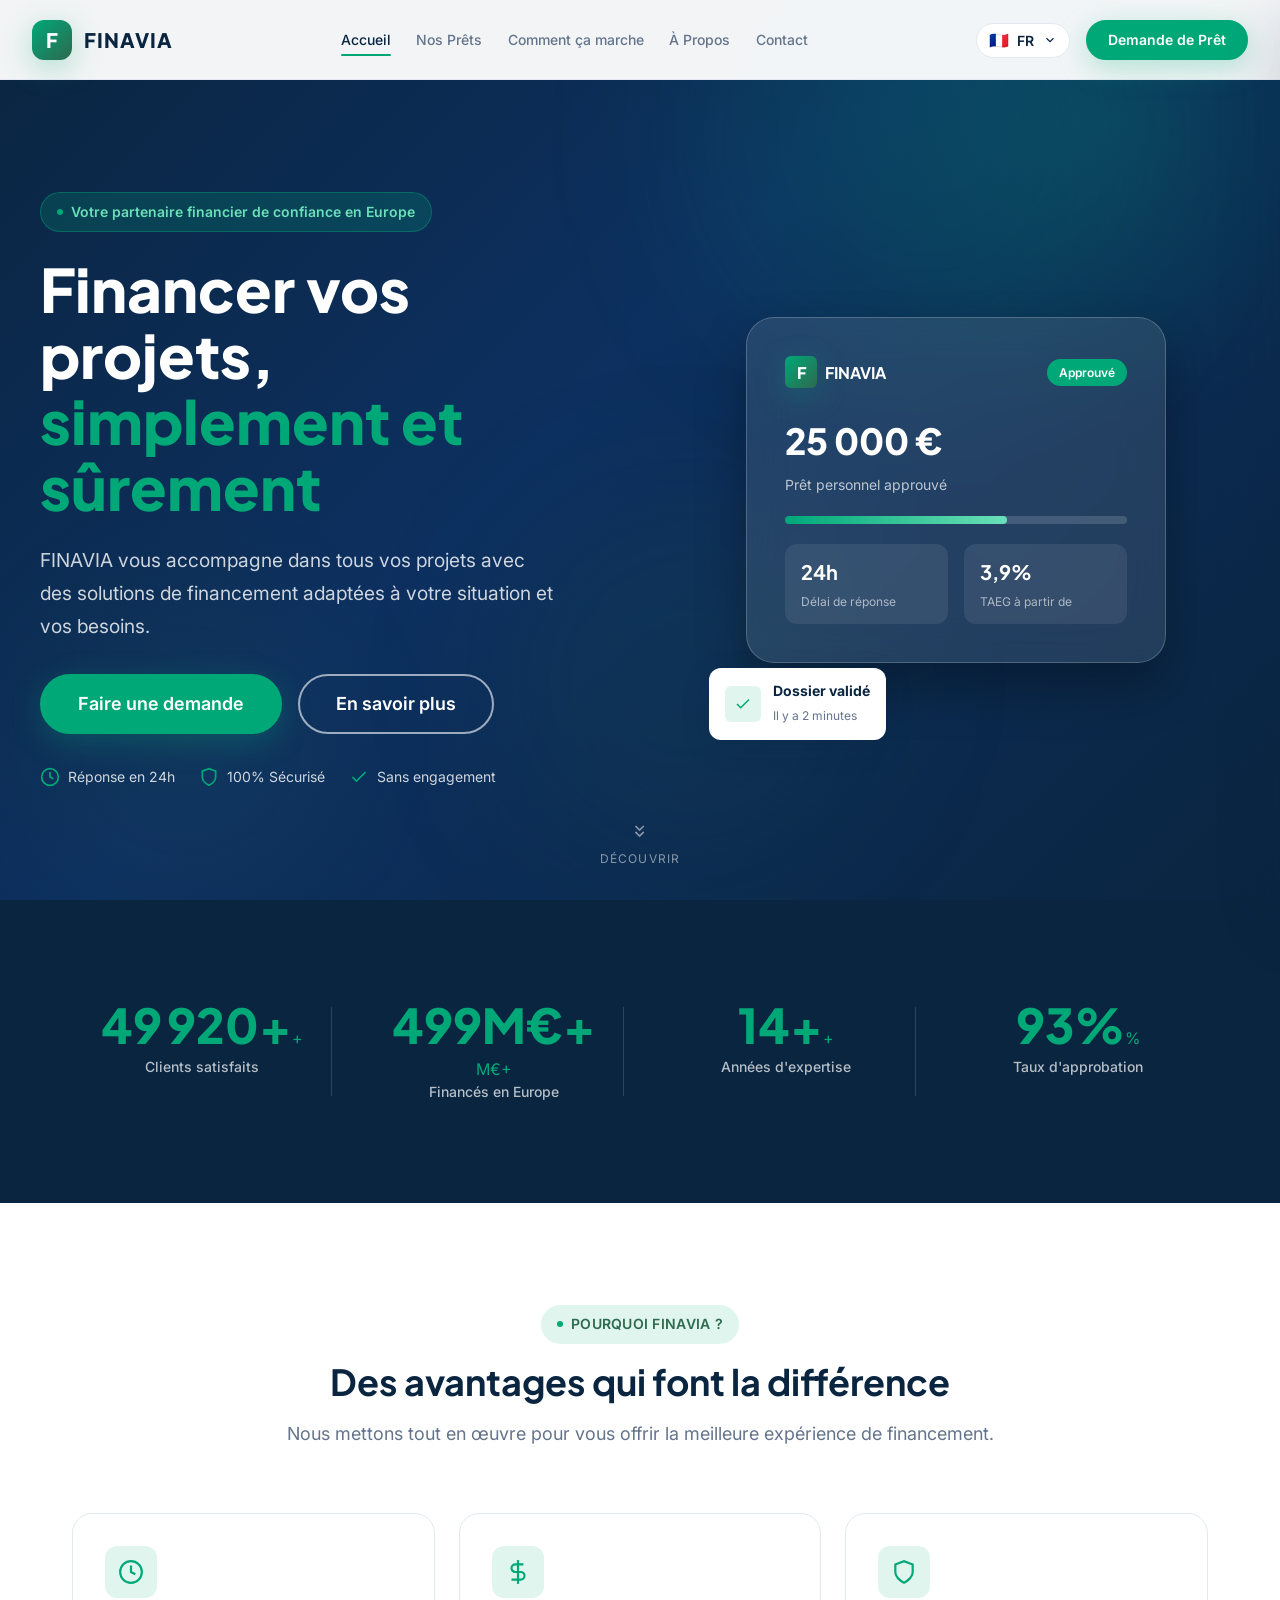
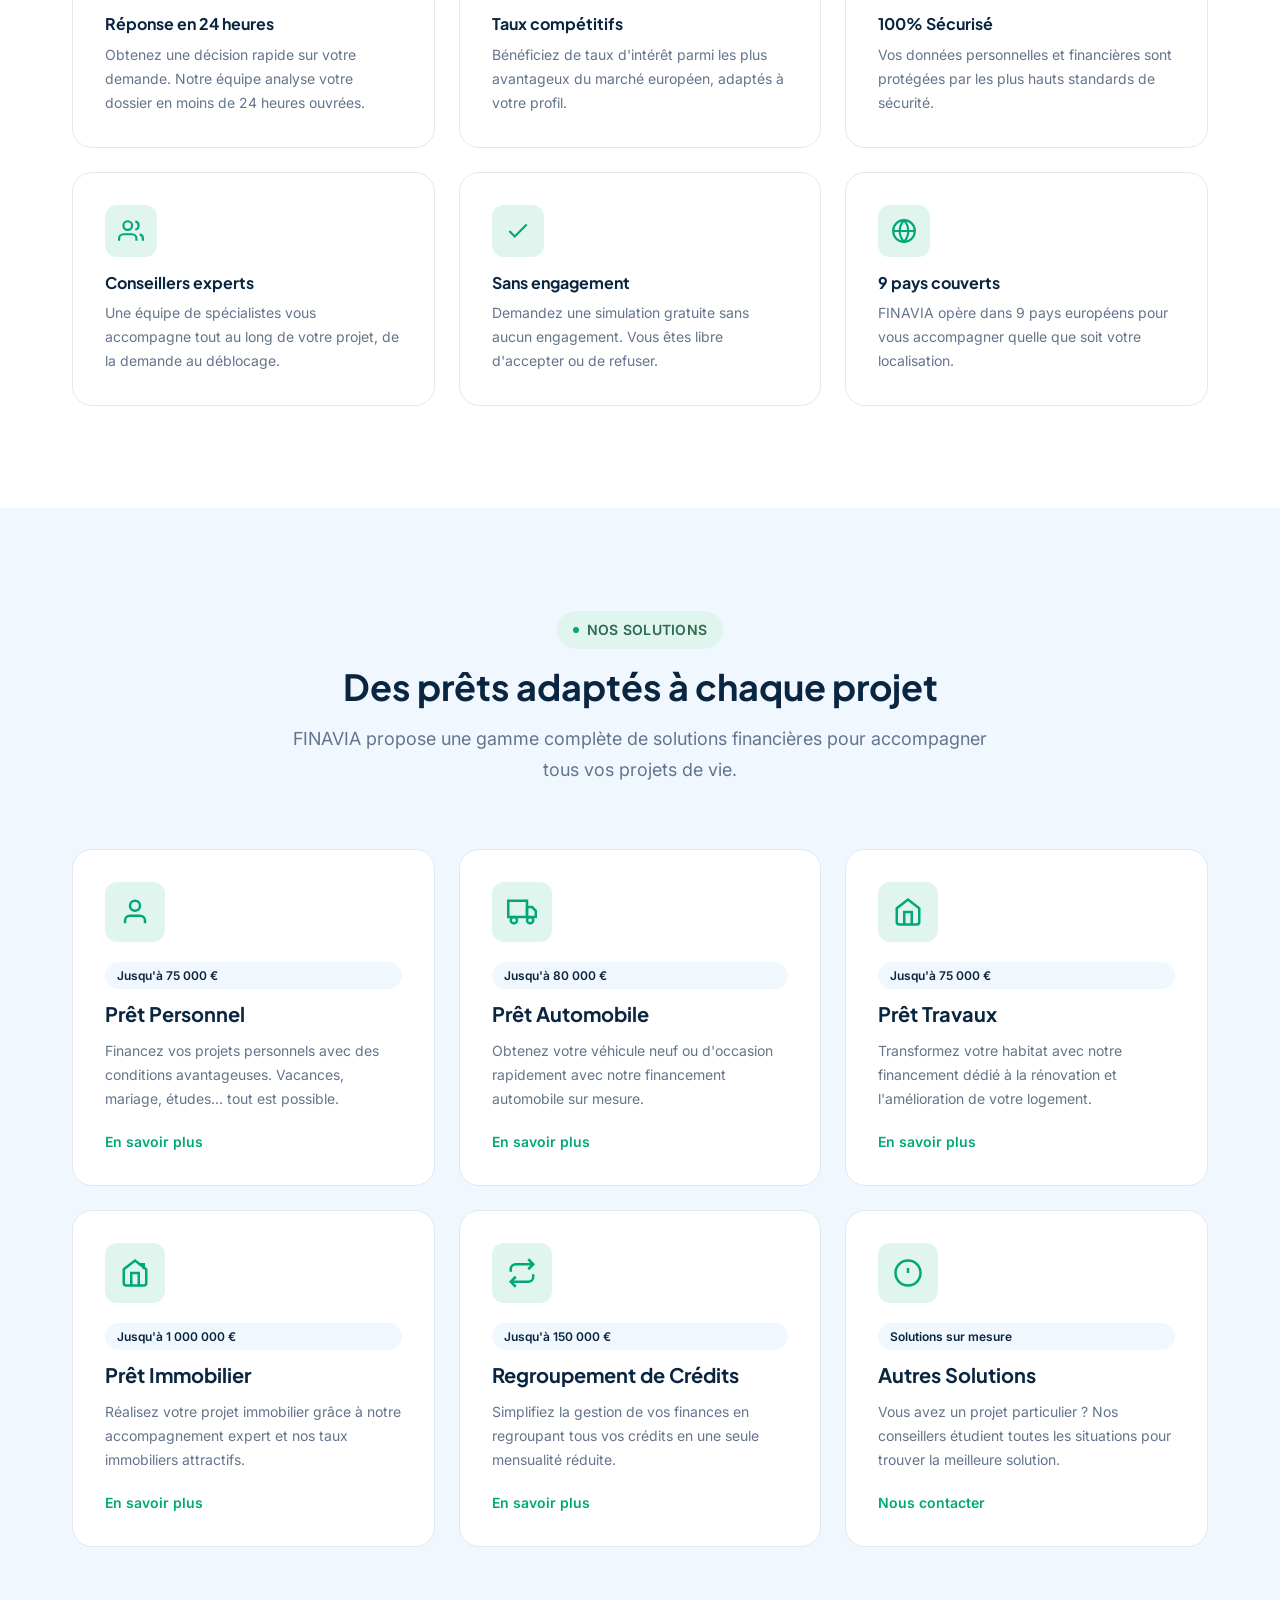
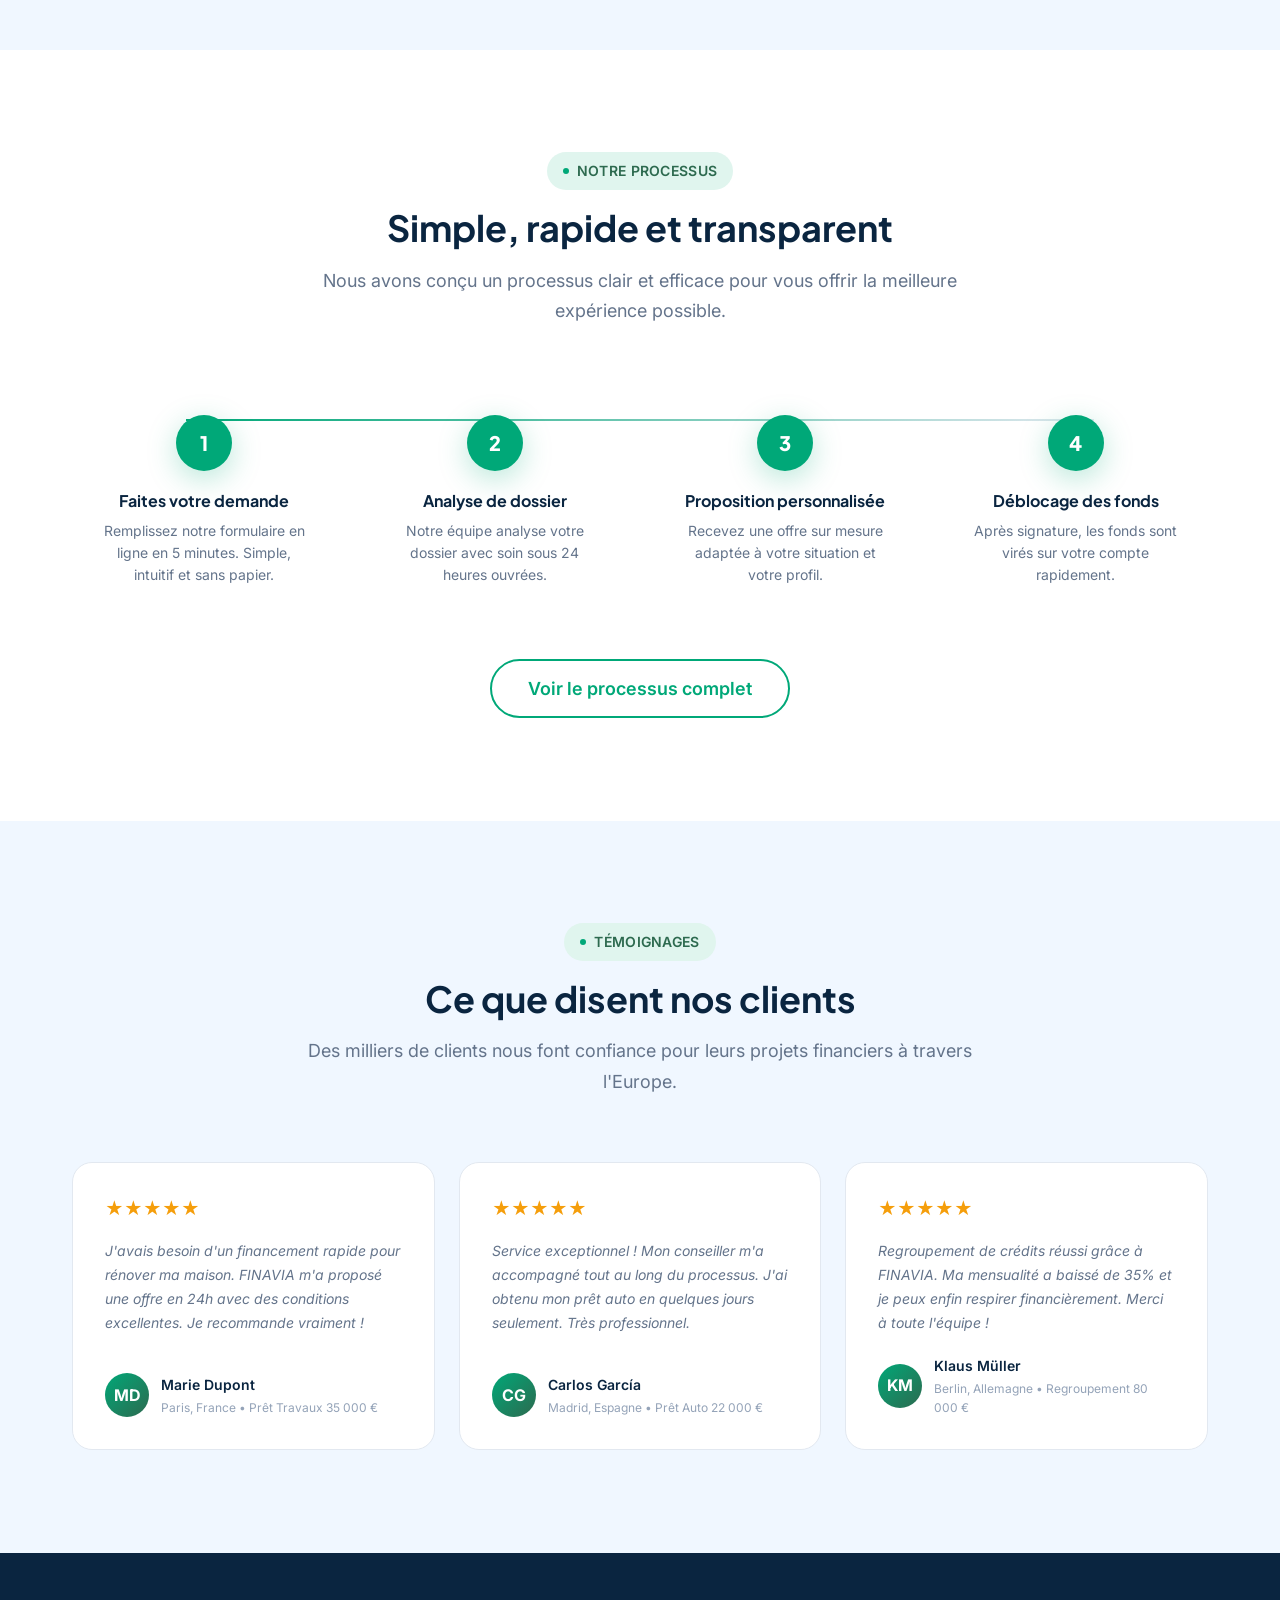
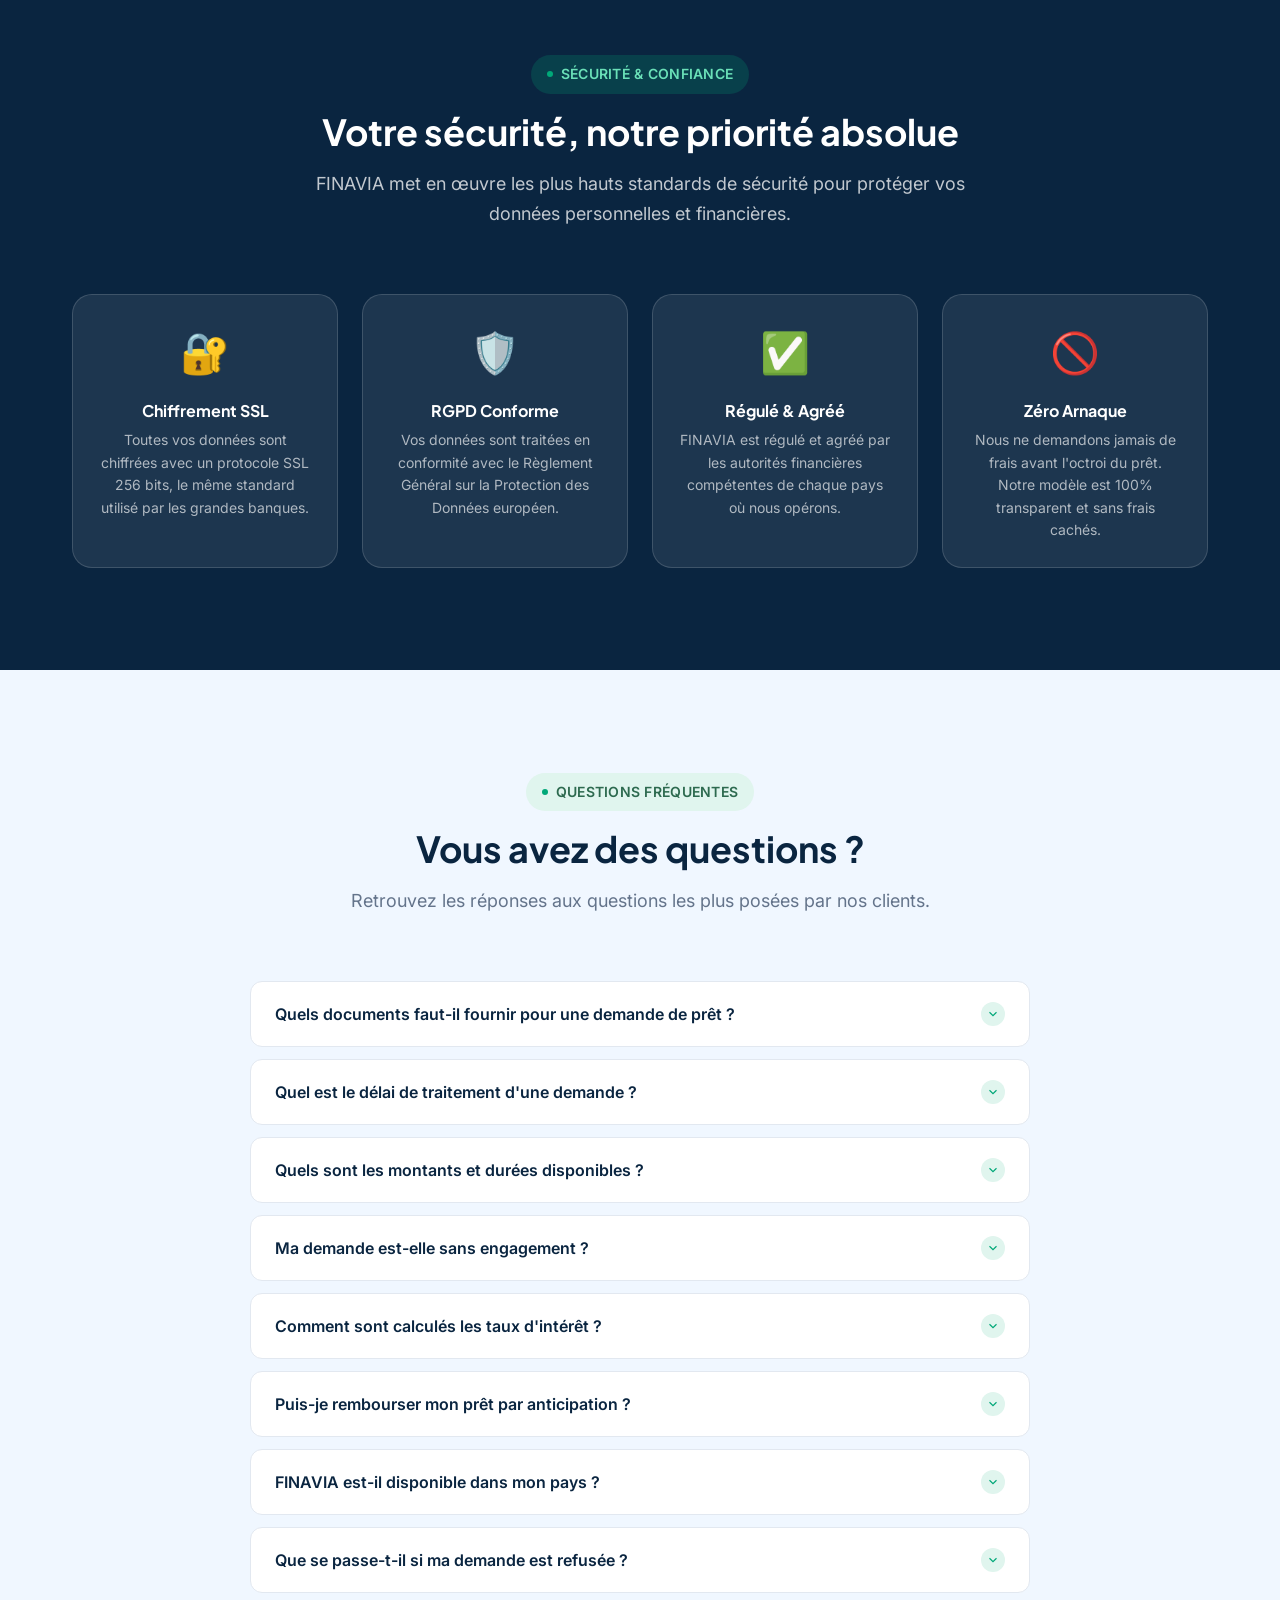
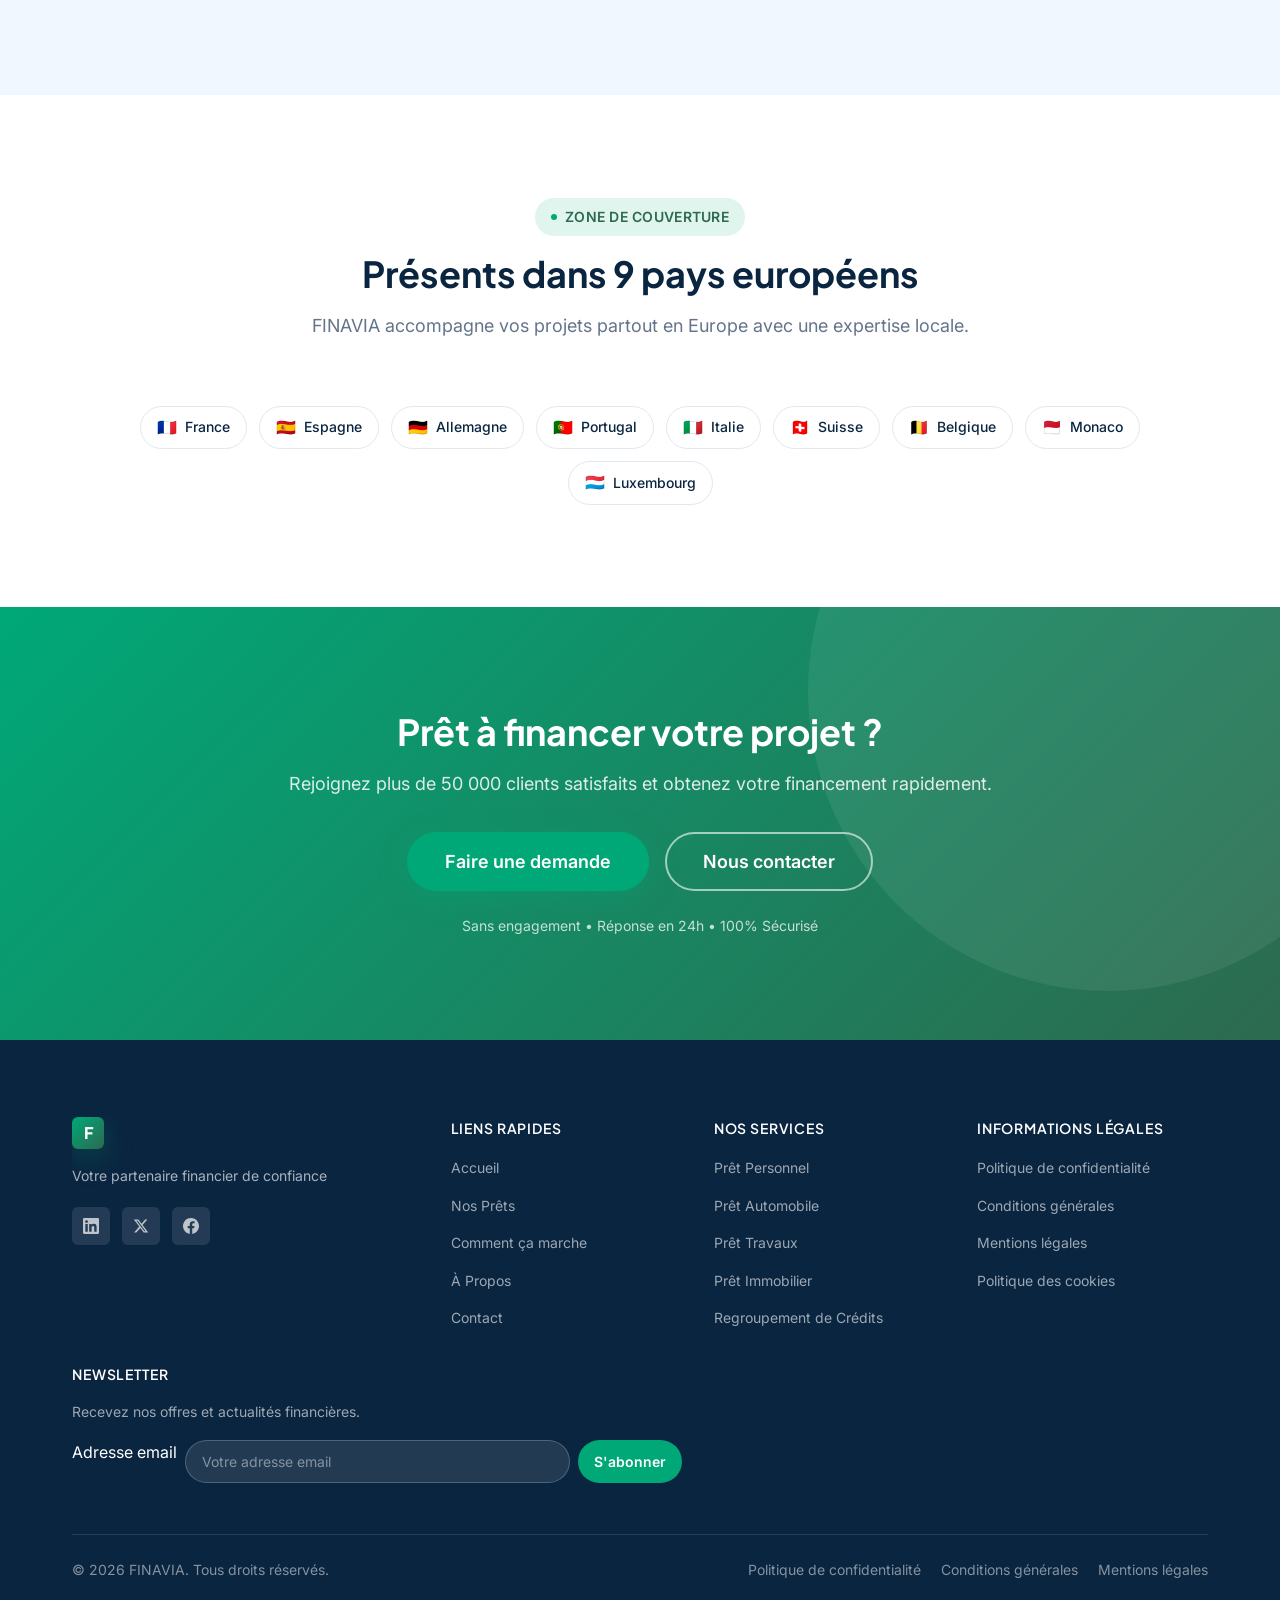
<file: index.html>
<!doctype html>
<html lang="fr">
  <head>
    <meta charset="UTF-8" />
    <meta name="viewport" content="width=device-width, initial-scale=1.0" />
    <title>FINAVIA – Prêts en ligne rapides et sécurisés en Europe</title>
    <meta
      name="description"
      content="FINAVIA, votre partenaire financier de confiance. Prêts personnels, auto, immobiliers et regroupement de crédits en France, Espagne, Allemagne, Portugal et Italie. Réponse en 24h."
    />
    <meta
      name="keywords"
      content="prêt en ligne, crédit rapide, financement Europe, prêt personnel, FINAVIA"
    />
    <meta name="robots" content="index, follow" />
    <link rel="canonical" href="https://www.finavia.eu/" />

    <!-- Open Graph / Réseaux sociaux -->
    <meta property="og:type" content="website" />
    <meta property="og:url" content="https://www.finavia.eu/" />
    <meta
      property="og:title"
      content="FINAVIA – Votre partenaire financier en Europe"
    />
    <meta
      property="og:description"
      content="Solutions de financement adaptées : prêts personnels, auto, immobiliers. Réponse en 24h, 100% sécurisé, sans engagement."
    />
    <meta property="og:image" content="assets/og-image.webp" />
    <meta name="twitter:card" content="summary_large_image" />

    <!-- Favicon -->
    <link rel="icon" type="image/svg+xml" href="assets/favicon.svg" />

    <!-- Google Fonts -->
    <link rel="preconnect" href="https://fonts.googleapis.com" />
    <link rel="preconnect" href="https://fonts.gstatic.com" crossorigin />
    <link
      href="https://fonts.googleapis.com/css2?family=Plus+Jakarta+Sans:wght@400;500;600;700;800&family=Inter:wght@400;500;600;700&display=swap"
      rel="stylesheet"
    />

    <!-- CSS -->
    <link rel="stylesheet" href="css/main.css" />
    <link rel="stylesheet" href="css/animations.css" />
    <link rel="stylesheet" href="css/responsive.css" />

    <!-- Schema.org - Organisation -->
    <script type="application/ld+json">
      {
        "@context": "https://schema.org",
        "@type": "FinancialService",
        "name": "FINAVIA",
        "description": "Plateforme de prêts en ligne sécurisée opérant en Europe",
        "url": "https://www.finavia.eu",
        "logo": "https://www.finavia.eu/assets/logo.svg",
        "telephone": "+33123456789",
        "email": "contact@finavia.eu",
        "address": {
          "@type": "PostalAddress",
          "streetAddress": "15 Avenue des Champs-Élysées",
          "addressLocality": "Paris",
          "postalCode": "75008",
          "addressCountry": "FR"
        },
        "areaServed": ["FR", "ES", "DE", "PT", "IT", "CH", "BE", "MC", "LU"],
        "serviceType": [
          "Personal Loan",
          "Auto Loan",
          "Mortgage",
          "Debt Consolidation"
        ]
      }
    </script>
  </head>

  <body>
    <!-- Skip to content (accessibilité) -->
    <a class="skip-link" href="#main-content">Aller au contenu principal</a>

    <!-- Overlay menu mobile -->
    <div class="mobile-overlay" id="mobileOverlay" aria-hidden="true"></div>

    <!-- =============================================
       HEADER - NAVIGATION
       ============================================= -->
    <header class="site-header" id="site-header" role="banner">
      <div class="container header-inner">
        <!-- Logo -->
        <a href="index.html" class="header-logo" aria-label="FINAVIA - Accueil">
          <div class="logo-icon" aria-hidden="true">F</div>
          <span class="logo-text">FINAVIA</span>
        </a>

        <!-- Navigation Desktop -->
        <nav class="header-nav" aria-label="Navigation principale">
          <ul class="nav-list" role="list">
            <li>
              <a href="index.html" class="nav-link" data-i18n="nav.home"
                >Accueil</a
              >
            </li>
            <li>
              <a href="nos-prets.html" class="nav-link" data-i18n="nav.loans"
                >Nos Prêts</a
              >
            </li>
            <li>
              <a
                href="comment-ca-marche.html"
                class="nav-link"
                data-i18n="nav.howItWorks"
                >Comment ça marche</a
              >
            </li>
            <li>
              <a href="a-propos.html" class="nav-link" data-i18n="nav.about"
                >À Propos</a
              >
            </li>
            <li>
              <a href="contact.html" class="nav-link" data-i18n="nav.contact"
                >Contact</a
              >
            </li>
          </ul>
        </nav>

        <!-- Actions : langue + CTA + hamburger -->
        <div class="header-actions">
          <!-- Sélecteur de langue -->
          <div
            class="lang-switcher"
            id="langSwitcher"
            role="navigation"
            aria-label="Sélection de langue"
          >
            <button
              class="lang-current"
              id="langCurrent"
              aria-haspopup="true"
              aria-expanded="false"
            >
              <span class="lang-flag" id="currentFlag" aria-hidden="true"
                >🇫🇷</span
              >
              <span class="lang-code" id="currentCode">FR</span>
              <svg
                class="lang-chevron"
                viewBox="0 0 24 24"
                fill="none"
                stroke="currentColor"
                stroke-width="2"
                aria-hidden="true"
              >
                <polyline points="6 9 12 15 18 9" />
              </svg>
            </button>
            <div class="lang-dropdown" id="langDropdown" role="menu">
              <button class="lang-option" data-lang="fr" role="menuitem">
                🇫🇷 Français
              </button>
              <button class="lang-option" data-lang="es" role="menuitem">
                🇪🇸 Español
              </button>
              <button class="lang-option" data-lang="de" role="menuitem">
                🇩🇪 Deutsch
              </button>
              <button class="lang-option" data-lang="pt" role="menuitem">
                🇵🇹 Português
              </button>
              <button class="lang-option" data-lang="it" role="menuitem">
                🇮🇹 Italiano
              </button>
            </div>
          </div>

          <!-- CTA Desktop -->
          <a
            href="demande-de-pret.html"
            class="btn btn-primary btn-sm"
            data-i18n="nav.apply"
            >Demande de Prêt</a
          >

          <!-- Hamburger Mobile -->
          <button
            class="hamburger"
            id="hamburger"
            aria-label="Ouvrir le menu"
            aria-expanded="false"
            aria-controls="mobileMenu"
          >
            <span class="hamburger-line" aria-hidden="true"></span>
            <span class="hamburger-line" aria-hidden="true"></span>
            <span class="hamburger-line" aria-hidden="true"></span>
          </button>
        </div>
      </div>

      <!-- Menu Mobile -->
    </header>

    <div
      class="mobile-menu"
      id="mobileMenu"
      aria-hidden="true"
      role="dialog"
      aria-label="Menu principal"
    >
      <div class="mobile-menu-inner">
        <div class="mobile-menu-header">
          <a href="index.html" class="header-logo">
            <div class="logo-icon logo-icon--sm">F</div>
            <span class="logo-text">FINAVIA</span>
          </a>
          <button
            class="mobile-menu-close"
            id="mobileClose"
            aria-label="Fermer le menu"
          >
            <svg
              viewBox="0 0 24 24"
              fill="none"
              stroke="currentColor"
              stroke-width="2"
              aria-hidden="true"
            >
              <line x1="18" y1="6" x2="6" y2="18" />
              <line x1="6" y1="6" x2="18" y2="18" />
            </svg>
          </button>
        </div>

        <nav aria-label="Navigation mobile">
          <ul class="mobile-nav-list" role="list">
            <li>
              <a href="index.html" class="mobile-nav-link" data-i18n="nav.home"
                >Accueil</a
              >
            </li>
            <li>
              <a
                href="nos-prets.html"
                class="mobile-nav-link"
                data-i18n="nav.loans"
                >Nos Prêts</a
              >
            </li>
            <li>
              <a
                href="comment-ca-marche.html"
                class="mobile-nav-link"
                data-i18n="nav.howItWorks"
                >Comment ça marche</a
              >
            </li>
            <li>
              <a
                href="a-propos.html"
                class="mobile-nav-link"
                data-i18n="nav.about"
                >À Propos</a
              >
            </li>
            <li>
              <a
                href="contact.html"
                class="mobile-nav-link"
                data-i18n="nav.contact"
                >Contact</a
              >
            </li>
            <li>
              <a
                href="demande-de-pret.html"
                class="mobile-nav-link mobile-cta"
                data-i18n="nav.apply"
                >Demande de Prêt</a
              >
            </li>
          </ul>
        </nav>

        <div class="mobile-lang-section">
          <p class="mobile-lang-title">Langue</p>
          <div class="mobile-lang-grid">
            <button class="mobile-lang-btn active" data-lang="fr">🇫🇷 FR</button>
            <button class="mobile-lang-btn" data-lang="es">🇪🇸 ES</button>
            <button class="mobile-lang-btn" data-lang="de">🇩🇪 DE</button>
            <button class="mobile-lang-btn" data-lang="pt">🇵🇹 PT</button>
            <button class="mobile-lang-btn" data-lang="it">🇮🇹 IT</button>
          </div>
        </div>
      </div>
    </div>

    <!-- =============================================
       CONTENU PRINCIPAL
       ============================================= -->
    <main id="main-content">
      <!-- =============================================
         HERO SECTION
         ============================================= -->
      <section class="hero" aria-label="Bannière principale">
        <!-- Lueurs décoratives -->
        <div class="hero-glow hero-glow-1" aria-hidden="true"></div>
        <div class="hero-glow hero-glow-2" aria-hidden="true"></div>

        <div class="container hero-inner">
          <!-- Contenu texte gauche -->
          <div class="hero-content">
            <div class="hero-badge" role="text" data-i18n="hero.badge">
              Votre partenaire financier de confiance en Europe
            </div>

            <h1 class="hero-title">
              <span class="hero-title-line" data-i18n="hero.title"
                >Financer vos projets,</span
              >
              <span class="hero-title-highlight" data-i18n="hero.titleBold"
                >simplement et sûrement</span
              >
            </h1>

            <p class="hero-subtitle" data-i18n="hero.subtitle">
              FINAVIA vous accompagne dans tous vos projets avec des solutions
              de financement adaptées à votre situation et vos besoins.
            </p>

            <div class="hero-ctas">
              <a
                href="demande-de-pret.html"
                class="btn btn-primary btn-lg"
                data-i18n="hero.cta1"
              >
                Faire une demande
              </a>
              <a
                href="#services"
                class="btn btn-outline-white btn-lg"
                data-i18n="hero.cta2"
              >
                En savoir plus
              </a>
            </div>

            <!-- Badges de confiance -->
            <div class="hero-trust" role="list" aria-label="Garanties">
              <div class="hero-trust-item" role="listitem">
                <svg
                  class="hero-trust-icon"
                  viewBox="0 0 24 24"
                  fill="none"
                  stroke="currentColor"
                  stroke-width="2"
                  aria-hidden="true"
                >
                  <circle cx="12" cy="12" r="10" />
                  <polyline points="12 6 12 12 16 14" />
                </svg>
                <span data-i18n="hero.trust1">Réponse en 24h</span>
              </div>
              <div class="hero-trust-item" role="listitem">
                <svg
                  class="hero-trust-icon"
                  viewBox="0 0 24 24"
                  fill="none"
                  stroke="currentColor"
                  stroke-width="2"
                  aria-hidden="true"
                >
                  <path d="M12 22s8-4 8-10V5l-8-3-8 3v7c0 6 8 10 8 10z" />
                </svg>
                <span data-i18n="hero.trust2">100% Sécurisé</span>
              </div>
              <div class="hero-trust-item" role="listitem">
                <svg
                  class="hero-trust-icon"
                  viewBox="0 0 24 24"
                  fill="none"
                  stroke="currentColor"
                  stroke-width="2"
                  aria-hidden="true"
                >
                  <polyline points="20 6 9 17 4 12" />
                </svg>
                <span data-i18n="hero.trust3">Sans engagement</span>
              </div>
            </div>
          </div>

          <!-- Visuel : carte flottante droite -->
          <div class="hero-visual" aria-hidden="true">
            <div class="hero-card anim-float" role="presentation">
              <div class="hero-card-header">
                <div class="hero-card-logo">
                  <div class="logo-icon logo-icon--sm">F</div>
                  <span>FINAVIA</span>
                </div>
                <span class="hero-card-badge" data-i18n="hero.card.badge"
                  >Approuvé</span
                >
              </div>
              <div class="hero-card-amount" data-i18n="hero.card.amount">
                25 000 €
              </div>
              <div class="hero-card-label" data-i18n="hero.card.label">
                Prêt personnel approuvé
              </div>
              <div class="hero-card-bar-wrap">
                <div class="hero-card-bar"></div>
              </div>
              <div class="hero-card-stats">
                <div class="hero-card-stat">
                  <div
                    class="hero-card-stat-value"
                    data-i18n="hero.card.stat1.value"
                  >
                    24h
                  </div>
                  <div
                    class="hero-card-stat-label"
                    data-i18n="hero.card.stat1.label"
                  >
                    Délai de réponse
                  </div>
                </div>
                <div class="hero-card-stat">
                  <div
                    class="hero-card-stat-value"
                    data-i18n="hero.card.stat2.value"
                  >
                    3,9%
                  </div>
                  <div
                    class="hero-card-stat-label"
                    data-i18n="hero.card.stat2.label"
                  >
                    TAEG à partir de
                  </div>
                </div>
              </div>
            </div>

            <!-- Badge flottant -->
            <div class="hero-floating-badge">
              <div class="hero-floating-icon">
                <svg
                  viewBox="0 0 24 24"
                  fill="none"
                  stroke="currentColor"
                  stroke-width="2"
                >
                  <polyline points="20 6 9 17 4 12" />
                </svg>
              </div>
              <div class="hero-floating-text">
                <strong data-i18n="hero.float.title">Dossier validé</strong>
                <span data-i18n="hero.float.text">Il y a 2 minutes</span>
              </div>
            </div>
          </div>
        </div>

        <!-- Indicateur de scroll -->
        <div
          class="hero-scroll"
          role="button"
          aria-label="Défiler vers le bas"
          tabindex="0"
        >
          <svg
            viewBox="0 0 24 24"
            fill="none"
            stroke="currentColor"
            stroke-width="2"
            aria-hidden="true"
          >
            <polyline points="7 13 12 18 17 13" />
            <polyline points="7 6 12 11 17 6" />
          </svg>
          <span data-i18n="hero.scroll">DÉCOUVRIR</span>
        </div>
      </section>

      <!-- =============================================
         STATISTIQUES CLÉS
         ============================================= -->
      <section class="stats-section" aria-label="Chiffres clés">
        <div class="container">
          <div class="stats-grid" role="list">
            <div class="stat-item" role="listitem">
              <span
                class="stat-value"
                data-counter="50000"
                data-suffix="+"
                data-i18n="stats.1.value"
                >50 000</span
              ><span
                class="stat-suffix"
                data-i18n="stats.1.suffix"
                aria-hidden="true"
                >+</span
              >
              <p class="stat-label" data-i18n="stats.1.label">
                Clients satisfaits
              </p>
            </div>
            <div class="stat-item" role="listitem">
              <span
                class="stat-value"
                data-counter="500"
                data-suffix="M€+"
                data-i18n="stats.2.value"
                >500</span
              ><span
                class="stat-suffix"
                data-i18n="stats.2.suffix"
                aria-hidden="true"
                >M€+</span
              >
              <p class="stat-label" data-i18n="stats.2.label">
                Financés en Europe
              </p>
            </div>
            <div class="stat-item" role="listitem">
              <span
                class="stat-value"
                data-counter="15"
                data-suffix="+"
                data-i18n="stats.3.value"
                >15</span
              ><span
                class="stat-suffix"
                data-i18n="stats.3.suffix"
                aria-hidden="true"
                >+</span
              >
              <p class="stat-label" data-i18n="stats.3.label">
                Années d'expertise
              </p>
            </div>
            <div class="stat-item" role="listitem">
              <span
                class="stat-value"
                data-counter="94"
                data-suffix="%"
                data-i18n="stats.4.value"
                >94</span
              ><span
                class="stat-suffix"
                data-i18n="stats.4.suffix"
                aria-hidden="true"
                >%</span
              >
              <p class="stat-label" data-i18n="stats.4.label">
                Taux d'approbation
              </p>
            </div>
          </div>
        </div>
      </section>

      <!-- =============================================
         AVANTAGES
         ============================================= -->
      <section class="section" aria-labelledby="advantages-title">
        <div class="container">
          <div class="section-header">
            <span class="section-badge" data-i18n="advantages.badge"
              >Pourquoi FINAVIA ?</span
            >
            <h2
              class="section-title"
              id="advantages-title"
              data-i18n="advantages.title"
            >
              Des avantages qui font la différence
            </h2>
            <p class="section-subtitle" data-i18n="advantages.subtitle">
              Nous mettons tout en œuvre pour vous offrir la meilleure
              expérience de financement.
            </p>
          </div>
          <div class="advantages-grid" role="list">
            <!-- Avantage 1 -->
            <div class="advantage-card reveal" role="listitem">
              <div class="advantage-icon" aria-hidden="true">
                <svg
                  viewBox="0 0 24 24"
                  fill="none"
                  stroke="currentColor"
                  stroke-width="2"
                >
                  <circle cx="12" cy="12" r="10" />
                  <polyline points="12 6 12 12 16 14" />
                </svg>
              </div>
              <h3 class="advantage-title" data-i18n="adv.1.title">
                Réponse en 24 heures
              </h3>
              <p class="advantage-desc" data-i18n="adv.1.desc">
                Obtenez une décision rapide sur votre demande.
              </p>
            </div>
            <!-- Avantage 2 -->
            <div class="advantage-card reveal" role="listitem">
              <div class="advantage-icon" aria-hidden="true">
                <svg
                  viewBox="0 0 24 24"
                  fill="none"
                  stroke="currentColor"
                  stroke-width="2"
                >
                  <line x1="12" y1="1" x2="12" y2="23" />
                  <path d="M17 5H9.5a3.5 3.5 0 0 0 0 7h5a3.5 3.5 0 0 1 0 7H6" />
                </svg>
              </div>
              <h3 class="advantage-title" data-i18n="adv.2.title">
                Taux compétitifs
              </h3>
              <p class="advantage-desc" data-i18n="adv.2.desc">
                Bénéficiez de taux parmi les plus avantageux du marché européen.
              </p>
            </div>
            <!-- Avantage 3 -->
            <div class="advantage-card reveal" role="listitem">
              <div class="advantage-icon" aria-hidden="true">
                <svg
                  viewBox="0 0 24 24"
                  fill="none"
                  stroke="currentColor"
                  stroke-width="2"
                >
                  <path d="M12 22s8-4 8-10V5l-8-3-8 3v7c0 6 8 10 8 10z" />
                </svg>
              </div>
              <h3 class="advantage-title" data-i18n="adv.3.title">
                100% Sécurisé
              </h3>
              <p class="advantage-desc" data-i18n="adv.3.desc">
                Vos données protégées par les plus hauts standards de sécurité.
              </p>
            </div>
            <!-- Avantage 4 -->
            <div class="advantage-card reveal" role="listitem">
              <div class="advantage-icon" aria-hidden="true">
                <svg
                  viewBox="0 0 24 24"
                  fill="none"
                  stroke="currentColor"
                  stroke-width="2"
                >
                  <path d="M17 21v-2a4 4 0 0 0-4-4H5a4 4 0 0 0-4 4v2" />
                  <circle cx="9" cy="7" r="4" />
                  <path d="M23 21v-2a4 4 0 0 0-3-3.87" />
                  <path d="M16 3.13a4 4 0 0 1 0 7.75" />
                </svg>
              </div>
              <h3 class="advantage-title" data-i18n="adv.4.title">
                Conseillers experts
              </h3>
              <p class="advantage-desc" data-i18n="adv.4.desc">
                Une équipe de spécialistes vous accompagne tout au long.
              </p>
            </div>
            <!-- Avantage 5 -->
            <div class="advantage-card reveal" role="listitem">
              <div class="advantage-icon" aria-hidden="true">
                <svg
                  viewBox="0 0 24 24"
                  fill="none"
                  stroke="currentColor"
                  stroke-width="2"
                >
                  <polyline points="20 6 9 17 4 12" />
                </svg>
              </div>
              <h3 class="advantage-title" data-i18n="adv.5.title">
                Sans engagement
              </h3>
              <p class="advantage-desc" data-i18n="adv.5.desc">
                Simulation gratuite. Libre d'accepter ou de refuser.
              </p>
            </div>
            <!-- Avantage 6 -->
            <div class="advantage-card reveal" role="listitem">
              <div class="advantage-icon" aria-hidden="true">
                <svg
                  viewBox="0 0 24 24"
                  fill="none"
                  stroke="currentColor"
                  stroke-width="2"
                >
                  <circle cx="12" cy="12" r="10" />
                  <line x1="2" y1="12" x2="22" y2="12" />
                  <path
                    d="M12 2a15.3 15.3 0 0 1 4 10 15.3 15.3 0 0 1-4 10 15.3 15.3 0 0 1-4-10 15.3 15.3 0 0 1 4-10z"
                  />
                </svg>
              </div>
              <h3 class="advantage-title" data-i18n="adv.6.title">
                9 pays couverts
              </h3>
              <p class="advantage-desc" data-i18n="adv.6.desc">
                Présents dans 9 pays européens pour vous accompagner partout.
              </p>
            </div>
          </div>
        </div>
      </section>

      <!-- =============================================
         NOS SERVICES
         ============================================= -->
      <section
        class="section section--alt"
        id="services"
        aria-labelledby="services-title"
      >
        <div class="container">
          <div class="section-header">
            <span class="section-badge" data-i18n="services.badge"
              >Nos solutions</span
            >
            <h2
              class="section-title"
              id="services-title"
              data-i18n="services.title"
            >
              Des prêts adaptés à chaque projet
            </h2>
            <p class="section-subtitle" data-i18n="services.subtitle">
              FINAVIA propose une gamme complète de solutions financières pour
              accompagner tous vos projets de vie.
            </p>
          </div>

          <div class="services-grid" role="list">
            <!-- Prêt Personnel -->
            <article class="service-card" role="listitem">
              <div class="service-card-icon" aria-hidden="true">
                <svg
                  viewBox="0 0 24 24"
                  fill="none"
                  stroke="currentColor"
                  stroke-width="2"
                >
                  <path d="M20 21v-2a4 4 0 0 0-4-4H8a4 4 0 0 0-4 4v2" />
                  <circle cx="12" cy="7" r="4" />
                </svg>
              </div>
              <span class="service-card-tag" data-i18n="service.personal.tag"
                >Jusqu'à 75 000 €</span
              >
              <h3 class="service-card-title" data-i18n="service.personal.title">
                Prêt Personnel
              </h3>
              <p class="service-card-desc" data-i18n="service.personal.desc">
                Financez vos projets personnels avec des conditions avantageuses
                et flexibles.
              </p>
              <a
                href="nos-prets.html#personnel"
                class="service-card-link"
                data-i18n="service.personal.cta"
              >
                En savoir plus
                <svg
                  viewBox="0 0 24 24"
                  fill="none"
                  stroke="currentColor"
                  stroke-width="2"
                  aria-hidden="true"
                >
                  <polyline points="9 18 15 12 9 6" />
                </svg>
              </a>
            </article>

            <!-- Prêt Auto -->
            <article class="service-card" role="listitem">
              <div class="service-card-icon" aria-hidden="true">
                <svg
                  viewBox="0 0 24 24"
                  fill="none"
                  stroke="currentColor"
                  stroke-width="2"
                >
                  <rect x="1" y="3" width="15" height="13" />
                  <polygon points="16 8 20 8 23 11 23 16 16 16 16 8" />
                  <circle cx="5.5" cy="18.5" r="2.5" />
                  <circle cx="18.5" cy="18.5" r="2.5" />
                </svg>
              </div>
              <span class="service-card-tag" data-i18n="service.auto.tag"
                >Jusqu'à 80 000 €</span
              >
              <h3 class="service-card-title" data-i18n="service.auto.title">
                Prêt Automobile
              </h3>
              <p class="service-card-desc" data-i18n="service.auto.desc">
                Obtenez votre véhicule rapidement avec notre financement
                automobile sur mesure.
              </p>
              <a
                href="nos-prets.html#auto"
                class="service-card-link"
                data-i18n="service.auto.cta"
              >
                En savoir plus
                <svg
                  viewBox="0 0 24 24"
                  fill="none"
                  stroke="currentColor"
                  stroke-width="2"
                  aria-hidden="true"
                >
                  <polyline points="9 18 15 12 9 6" />
                </svg>
              </a>
            </article>

            <!-- Prêt Travaux -->
            <article class="service-card" role="listitem">
              <div class="service-card-icon" aria-hidden="true">
                <svg
                  viewBox="0 0 24 24"
                  fill="none"
                  stroke="currentColor"
                  stroke-width="2"
                >
                  <path d="M3 9l9-7 9 7v11a2 2 0 0 1-2 2H5a2 2 0 0 1-2-2z" />
                  <polyline points="9 22 9 12 15 12 15 22" />
                </svg>
              </div>
              <span class="service-card-tag" data-i18n="service.travaux.tag"
                >Jusqu'à 75 000 €</span
              >
              <h3 class="service-card-title" data-i18n="service.travaux.title">
                Prêt Travaux
              </h3>
              <p class="service-card-desc" data-i18n="service.travaux.desc">
                Transformez votre habitat avec notre financement dédié aux
                travaux.
              </p>
              <a
                href="nos-prets.html#travaux"
                class="service-card-link"
                data-i18n="service.travaux.cta"
              >
                En savoir plus
                <svg
                  viewBox="0 0 24 24"
                  fill="none"
                  stroke="currentColor"
                  stroke-width="2"
                  aria-hidden="true"
                >
                  <polyline points="9 18 15 12 9 6" />
                </svg>
              </a>
            </article>

            <!-- Prêt Immobilier -->
            <article class="service-card" role="listitem">
              <div class="service-card-icon" aria-hidden="true">
                <svg
                  viewBox="0 0 24 24"
                  fill="none"
                  stroke="currentColor"
                  stroke-width="2"
                >
                  <path d="M3 9l9-7 9 7v11a2 2 0 0 1-2 2H5a2 2 0 0 1-2-2z" />
                  <polyline points="9 22 9 12 15 12 15 22" />
                  <path d="M19 9V5h-4" />
                </svg>
              </div>
              <span class="service-card-tag" data-i18n="service.immo.tag"
                >Jusqu'à 1 000 000 €</span
              >
              <h3 class="service-card-title" data-i18n="service.immo.title">
                Prêt Immobilier
              </h3>
              <p class="service-card-desc" data-i18n="service.immo.desc">
                Réalisez votre projet immobilier avec notre accompagnement
                expert.
              </p>
              <a
                href="nos-prets.html#immo"
                class="service-card-link"
                data-i18n="service.immo.cta"
              >
                En savoir plus
                <svg
                  viewBox="0 0 24 24"
                  fill="none"
                  stroke="currentColor"
                  stroke-width="2"
                  aria-hidden="true"
                >
                  <polyline points="9 18 15 12 9 6" />
                </svg>
              </a>
            </article>

            <!-- Regroupement -->
            <article class="service-card" role="listitem">
              <div class="service-card-icon" aria-hidden="true">
                <svg
                  viewBox="0 0 24 24"
                  fill="none"
                  stroke="currentColor"
                  stroke-width="2"
                >
                  <polyline points="17 1 21 5 17 9" />
                  <path d="M3 11V9a4 4 0 0 1 4-4h14" />
                  <polyline points="7 23 3 19 7 15" />
                  <path d="M21 13v2a4 4 0 0 1-4 4H3" />
                </svg>
              </div>
              <span
                class="service-card-tag"
                data-i18n="service.regroupement.tag"
                >Jusqu'à 150 000 €</span
              >
              <h3
                class="service-card-title"
                data-i18n="service.regroupement.title"
              >
                Regroupement de Crédits
              </h3>
              <p
                class="service-card-desc"
                data-i18n="service.regroupement.desc"
              >
                Simplifiez vos remboursements en regroupant tous vos crédits.
              </p>
              <a
                href="nos-prets.html#regroupement"
                class="service-card-link"
                data-i18n="service.regroupement.cta"
              >
                En savoir plus
                <svg
                  viewBox="0 0 24 24"
                  fill="none"
                  stroke="currentColor"
                  stroke-width="2"
                  aria-hidden="true"
                >
                  <polyline points="9 18 15 12 9 6" />
                </svg>
              </a>
            </article>

            <!-- Autres Solutions -->
            <article class="service-card" role="listitem">
              <div class="service-card-icon" aria-hidden="true">
                <svg
                  viewBox="0 0 24 24"
                  fill="none"
                  stroke="currentColor"
                  stroke-width="2"
                >
                  <circle cx="12" cy="12" r="10" />
                  <line x1="12" y1="8" x2="12" y2="12" />
                  <line x1="12" y1="16" x2="12.01" y2="16" />
                </svg>
              </div>
              <span class="service-card-tag" data-i18n="service.other.tag"
                >Solutions sur mesure</span
              >
              <h3 class="service-card-title" data-i18n="service.other.title">
                Autres Solutions
              </h3>
              <p class="service-card-desc" data-i18n="service.other.desc">
                Découvrez nos autres solutions financières adaptées à vos
                besoins.
              </p>
              <a
                href="contact.html"
                class="service-card-link"
                data-i18n="service.other.cta"
              >
                Nous contacter
                <svg
                  viewBox="0 0 24 24"
                  fill="none"
                  stroke="currentColor"
                  stroke-width="2"
                  aria-hidden="true"
                >
                  <polyline points="9 18 15 12 9 6" />
                </svg>
              </a>
            </article>
          </div>
        </div>
      </section>

      <!-- =============================================
         COMMENT ÇA MARCHE (APERÇU)
         ============================================= -->
      <section class="section" aria-labelledby="how-title">
        <div class="container">
          <div class="section-header">
            <span class="section-badge" data-i18n="how.badge"
              >Notre processus</span
            >
            <h2 class="section-title" id="how-title" data-i18n="how.title">
              Simple, rapide et transparent
            </h2>
            <p class="section-subtitle" data-i18n="how.subtitle">
              Nous avons conçu un processus clair et efficace pour vous offrir
              la meilleure expérience possible.
            </p>
          </div>

          <div class="steps-grid" role="list">
            <div class="step-card" role="listitem">
              <div class="step-number" aria-hidden="true">1</div>
              <h3 class="step-title" data-i18n="how.step1.title">
                Faites votre demande
              </h3>
              <p class="step-desc" data-i18n="how.step1.desc">
                Remplissez notre formulaire en ligne en 5 minutes.
              </p>
            </div>
            <div class="step-card" role="listitem">
              <div class="step-number" aria-hidden="true">2</div>
              <h3 class="step-title" data-i18n="how.step2.title">
                Analyse de dossier
              </h3>
              <p class="step-desc" data-i18n="how.step2.desc">
                Notre équipe analyse votre dossier sous 24 heures.
              </p>
            </div>
            <div class="step-card" role="listitem">
              <div class="step-number" aria-hidden="true">3</div>
              <h3 class="step-title" data-i18n="how.step3.title">
                Proposition personnalisée
              </h3>
              <p class="step-desc" data-i18n="how.step3.desc">
                Recevez une offre adaptée à votre situation.
              </p>
            </div>
            <div class="step-card" role="listitem">
              <div class="step-number" aria-hidden="true">4</div>
              <h3 class="step-title" data-i18n="how.step4.title">
                Déblocage des fonds
              </h3>
              <p class="step-desc" data-i18n="how.step4.desc">
                Les fonds sont virés rapidement sur votre compte.
              </p>
            </div>
          </div>

          <div style="text-align: center; margin-top: 3rem">
            <a
              href="comment-ca-marche.html"
              class="btn btn-secondary btn-lg"
              data-i18n="how.cta"
            >
              Voir le processus complet
            </a>
          </div>
        </div>
      </section>

      <!-- =============================================
         TÉMOIGNAGES
         ============================================= -->
      <section
        class="section section--alt"
        aria-labelledby="testimonials-title"
      >
        <div class="container">
          <div class="section-header">
            <span class="section-badge" data-i18n="testimonials.badge"
              >Témoignages</span
            >
            <h2
              class="section-title"
              id="testimonials-title"
              data-i18n="testimonials.title"
            >
              Ce que disent nos clients
            </h2>
            <p class="section-subtitle" data-i18n="testimonials.subtitle">
              Des milliers de clients nous font confiance pour leurs projets
              financiers.
            </p>
          </div>

          <div class="testimonials-grid" role="list">
            <!-- Témoignage 1 -->
            <article class="testimonial-card" role="listitem">
              <div class="testimonial-stars" aria-label="5 étoiles sur 5">
                ★★★★★
              </div>
              <blockquote
                class="testimonial-text"
                data-i18n="testimonial.1.text"
              >
                "J'avais besoin d'un financement rapide pour rénover ma maison.
                FINAVIA m'a proposé une offre en 24h. Je recommande vraiment !"
              </blockquote>
              <div class="testimonial-author">
                <div class="testimonial-avatar" aria-hidden="true">MD</div>
                <div>
                  <div class="testimonial-name" data-i18n="testimonial.1.name">
                    Marie Dupont
                  </div>
                  <div class="testimonial-info" data-i18n="testimonial.1.info">
                    Paris, France • Prêt Travaux 35 000 €
                  </div>
                </div>
              </div>
            </article>

            <!-- Témoignage 2 -->
            <article class="testimonial-card" role="listitem">
              <div class="testimonial-stars" aria-label="5 étoiles sur 5">
                ★★★★★
              </div>
              <blockquote
                class="testimonial-text"
                data-i18n="testimonial.2.text"
              >
                "Service exceptionnel ! Mon conseiller m'a accompagné tout au
                long du processus. J'ai obtenu mon prêt auto en quelques jours."
              </blockquote>
              <div class="testimonial-author">
                <div class="testimonial-avatar" aria-hidden="true">CG</div>
                <div>
                  <div class="testimonial-name" data-i18n="testimonial.2.name">
                    Carlos García
                  </div>
                  <div class="testimonial-info" data-i18n="testimonial.2.info">
                    Madrid, Espagne • Prêt Auto 22 000 €
                  </div>
                </div>
              </div>
            </article>

            <!-- Témoignage 3 -->
            <article class="testimonial-card" role="listitem">
              <div class="testimonial-stars" aria-label="5 étoiles sur 5">
                ★★★★★
              </div>
              <blockquote
                class="testimonial-text"
                data-i18n="testimonial.3.text"
              >
                "Regroupement de crédits réussi grâce à FINAVIA. Ma mensualité a
                baissé de 35% et je peux enfin respirer financièrement."
              </blockquote>
              <div class="testimonial-author">
                <div class="testimonial-avatar" aria-hidden="true">KM</div>
                <div>
                  <div class="testimonial-name" data-i18n="testimonial.3.name">
                    Klaus Müller
                  </div>
                  <div class="testimonial-info" data-i18n="testimonial.3.info">
                    Berlin, Allemagne • Regroupement 80 000 €
                  </div>
                </div>
              </div>
            </article>
          </div>
        </div>
      </section>

      <!-- =============================================
         SÉCURITÉ
         ============================================= -->
      <section class="section section--dark" aria-labelledby="security-title">
        <div class="container">
          <div class="section-header">
            <span
              class="section-badge"
              style="background: rgba(0, 168, 120, 0.2); color: #6ae0b8"
              data-i18n="security.badge"
              >Sécurité & Confiance</span
            >
            <h2
              class="section-title"
              id="security-title"
              data-i18n="security.title"
            >
              Votre sécurité, notre priorité absolue
            </h2>
            <p class="section-subtitle" data-i18n="security.subtitle">
              FINAVIA met en œuvre les plus hauts standards de sécurité.
            </p>
          </div>

          <div class="security-grid" role="list">
            <div class="security-item" role="listitem">
              <span class="security-icon" aria-hidden="true">🔐</span>
              <h3 class="security-title" data-i18n="security.1.title">
                Chiffrement SSL
              </h3>
              <p class="security-desc" data-i18n="security.1.desc">
                Données chiffrées avec un protocole SSL 256 bits.
              </p>
            </div>
            <div class="security-item" role="listitem">
              <span class="security-icon" aria-hidden="true">🛡️</span>
              <h3 class="security-title" data-i18n="security.2.title">
                RGPD Conforme
              </h3>
              <p class="security-desc" data-i18n="security.2.desc">
                Conformité totale avec la réglementation européenne.
              </p>
            </div>
            <div class="security-item" role="listitem">
              <span class="security-icon" aria-hidden="true">✅</span>
              <h3 class="security-title" data-i18n="security.3.title">
                Régulé & Agréé
              </h3>
              <p class="security-desc" data-i18n="security.3.desc">
                Agréé par les autorités financières européennes.
              </p>
            </div>
            <div class="security-item" role="listitem">
              <span class="security-icon" aria-hidden="true">🚫</span>
              <h3 class="security-title" data-i18n="security.4.title">
                Zéro Arnaque
              </h3>
              <p class="security-desc" data-i18n="security.4.desc">
                Aucun frais avant l'octroi du prêt. 100% transparent.
              </p>
            </div>
          </div>
        </div>
      </section>

      <!-- =============================================
         FAQ
         ============================================= -->
      <section class="section section--alt" aria-labelledby="faq-title">
        <div class="container">
          <div class="section-header">
            <span class="section-badge" data-i18n="faq.badge"
              >Questions fréquentes</span
            >
            <h2 class="section-title" id="faq-title" data-i18n="faq.title">
              Vous avez des questions ?
            </h2>
            <p class="section-subtitle" data-i18n="faq.subtitle">
              Retrouvez les réponses aux questions les plus fréquemment posées.
            </p>
          </div>

          <div class="faq-list" role="list">
            <!-- FAQ 1 -->
            <div class="faq-item" role="listitem">
              <button class="faq-question" aria-expanded="false">
                <span class="faq-question-text" data-i18n="faq.q1"
                  >Quels documents faut-il fournir pour une demande de prêt
                  ?</span
                >
                <span class="faq-icon" aria-hidden="true">
                  <svg
                    viewBox="0 0 24 24"
                    fill="none"
                    stroke="currentColor"
                    stroke-width="2"
                  >
                    <polyline points="6 9 12 15 18 9" />
                  </svg>
                </span>
              </button>
              <div class="faq-answer">
                <div class="faq-answer-inner" data-i18n="faq.a1">
                  Pour une demande de prêt, vous aurez besoin de votre pièce
                  d'identité, de vos 3 derniers bulletins de salaire, de vos 3
                  derniers relevés bancaires et d'un justificatif de domicile
                  récent.
                </div>
              </div>
            </div>
            <!-- FAQ 2 -->
            <div class="faq-item" role="listitem">
              <button class="faq-question" aria-expanded="false">
                <span class="faq-question-text" data-i18n="faq.q2"
                  >Quel est le délai de traitement d'une demande ?</span
                >
                <span class="faq-icon" aria-hidden="true">
                  <svg
                    viewBox="0 0 24 24"
                    fill="none"
                    stroke="currentColor"
                    stroke-width="2"
                  >
                    <polyline points="6 9 12 15 18 9" />
                  </svg>
                </span>
              </button>
              <div class="faq-answer">
                <div class="faq-answer-inner" data-i18n="faq.a2">
                  Notre équipe s'engage à analyser votre dossier en moins de 24
                  heures ouvrées.
                </div>
              </div>
            </div>
            <!-- FAQ 3 -->
            <div class="faq-item" role="listitem">
              <button class="faq-question" aria-expanded="false">
                <span class="faq-question-text" data-i18n="faq.q3"
                  >Quels sont les montants et durées disponibles ?</span
                >
                <span class="faq-icon" aria-hidden="true">
                  <svg
                    viewBox="0 0 24 24"
                    fill="none"
                    stroke="currentColor"
                    stroke-width="2"
                  >
                    <polyline points="6 9 12 15 18 9" />
                  </svg>
                </span>
              </button>
              <div class="faq-answer">
                <div class="faq-answer-inner" data-i18n="faq.a3">
                  Nos prêts vont de 1 000 € à 1 000 000 €, avec des durées de 12
                  à 300 mois selon le type.
                </div>
              </div>
            </div>
            <!-- FAQ 4 -->
            <div class="faq-item" role="listitem">
              <button class="faq-question" aria-expanded="false">
                <span class="faq-question-text" data-i18n="faq.q4"
                  >Ma demande est-elle sans engagement ?</span
                >
                <span class="faq-icon" aria-hidden="true">
                  <svg
                    viewBox="0 0 24 24"
                    fill="none"
                    stroke="currentColor"
                    stroke-width="2"
                  >
                    <polyline points="6 9 12 15 18 9" />
                  </svg>
                </span>
              </button>
              <div class="faq-answer">
                <div class="faq-answer-inner" data-i18n="faq.a4">
                  Absolument. Faire une demande n'engendre aucune obligation.
                  Vous êtes libre d'accepter ou de refuser.
                </div>
              </div>
            </div>
            <!-- FAQ 5 -->
            <div class="faq-item" role="listitem">
              <button class="faq-question" aria-expanded="false">
                <span class="faq-question-text" data-i18n="faq.q5"
                  >Comment sont calculés les taux d'intérêt ?</span
                >
                <span class="faq-icon" aria-hidden="true">
                  <svg
                    viewBox="0 0 24 24"
                    fill="none"
                    stroke="currentColor"
                    stroke-width="2"
                  >
                    <polyline points="6 9 12 15 18 9" />
                  </svg>
                </span>
              </button>
              <div class="faq-answer">
                <div class="faq-answer-inner" data-i18n="faq.a5">
                  Les taux sont calculés selon votre profil, le montant demandé
                  et la durée. TAEG dès 2,9%.
                </div>
              </div>
            </div>
            <!-- FAQ 6 -->
            <div class="faq-item" role="listitem">
              <button class="faq-question" aria-expanded="false">
                <span class="faq-question-text" data-i18n="faq.q6"
                  >Puis-je rembourser mon prêt par anticipation ?</span
                >
                <span class="faq-icon" aria-hidden="true">
                  <svg
                    viewBox="0 0 24 24"
                    fill="none"
                    stroke="currentColor"
                    stroke-width="2"
                  >
                    <polyline points="6 9 12 15 18 9" />
                  </svg>
                </span>
              </button>
              <div class="faq-answer">
                <div class="faq-answer-inner" data-i18n="faq.a6">
                  Oui, le remboursement anticipé est possible à tout moment,
                  conformément à la réglementation européenne.
                </div>
              </div>
            </div>
            <!-- FAQ 7 -->
            <div class="faq-item" role="listitem">
              <button class="faq-question" aria-expanded="false">
                <span class="faq-question-text" data-i18n="faq.q7"
                  >FINAVIA est-il disponible dans mon pays ?</span
                >
                <span class="faq-icon" aria-hidden="true">
                  <svg
                    viewBox="0 0 24 24"
                    fill="none"
                    stroke="currentColor"
                    stroke-width="2"
                  >
                    <polyline points="6 9 12 15 18 9" />
                  </svg>
                </span>
              </button>
              <div class="faq-answer">
                <div class="faq-answer-inner" data-i18n="faq.a7">
                  FINAVIA opère en France, Espagne, Allemagne, Portugal, Italie,
                  Suisse, Belgique, Monaco et Luxembourg.
                </div>
              </div>
            </div>
            <!-- FAQ 8 -->
            <div class="faq-item" role="listitem">
              <button class="faq-question" aria-expanded="false">
                <span class="faq-question-text" data-i18n="faq.q8"
                  >Que se passe-t-il si ma demande est refusée ?</span
                >
                <span class="faq-icon" aria-hidden="true">
                  <svg
                    viewBox="0 0 24 24"
                    fill="none"
                    stroke="currentColor"
                    stroke-width="2"
                  >
                    <polyline points="6 9 12 15 18 9" />
                  </svg>
                </span>
              </button>
              <div class="faq-answer">
                <div class="faq-answer-inner" data-i18n="faq.a8">
                  En cas de refus, vous êtes informé par email. Nos conseillers
                  peuvent vous proposer des alternatives adaptées.
                </div>
              </div>
            </div>
          </div>
        </div>
      </section>

      <!-- =============================================
         PAYS COUVERTS
         ============================================= -->
      <section class="section" aria-labelledby="countries-title">
        <div class="container">
          <div class="section-header">
            <span class="section-badge" data-i18n="countries.badge"
              >Zone de couverture</span
            >
            <h2
              class="section-title"
              id="countries-title"
              data-i18n="countries.title"
            >
              Présents dans 9 pays européens
            </h2>
            <p class="section-subtitle" data-i18n="countries.subtitle">
              FINAVIA accompagne vos projets partout en Europe avec une
              expertise locale.
            </p>
          </div>
          <div class="countries-grid" role="list">
            <span class="country-badge" role="listitem"
              ><span class="country-flag">🇫🇷</span> France</span
            >
            <span class="country-badge" role="listitem"
              ><span class="country-flag">🇪🇸</span> Espagne</span
            >
            <span class="country-badge" role="listitem"
              ><span class="country-flag">🇩🇪</span> Allemagne</span
            >
            <span class="country-badge" role="listitem"
              ><span class="country-flag">🇵🇹</span> Portugal</span
            >
            <span class="country-badge" role="listitem"
              ><span class="country-flag">🇮🇹</span> Italie</span
            >
            <span class="country-badge" role="listitem"
              ><span class="country-flag">🇨🇭</span> Suisse</span
            >
            <span class="country-badge" role="listitem"
              ><span class="country-flag">🇧🇪</span> Belgique</span
            >
            <span class="country-badge" role="listitem"
              ><span class="country-flag">🇲🇨</span> Monaco</span
            >
            <span class="country-badge" role="listitem"
              ><span class="country-flag">🇱🇺</span> Luxembourg</span
            >
          </div>
        </div>
      </section>

      <!-- =============================================
         APPEL À L'ACTION FINAL
         ============================================= -->
      <section class="cta-section" aria-labelledby="cta-title">
        <div class="container cta-inner">
          <h2 class="section-title" id="cta-title" data-i18n="cta.title">
            Prêt à financer votre projet ?
          </h2>
          <p class="section-subtitle" data-i18n="cta.subtitle">
            Rejoignez plus de 50 000 clients satisfaits et obtenez votre
            financement rapidement.
          </p>
          <div class="cta-buttons">
            <a
              href="demande-de-pret.html"
              class="btn btn-primary btn-lg"
              data-i18n="cta.button"
              >Faire une demande</a
            >
            <a
              href="contact.html"
              class="btn btn-outline-white btn-lg"
              data-i18n="cta.button2"
              >Nous contacter</a
            >
          </div>
          <p class="cta-note" data-i18n="cta.note">
            Sans engagement • Réponse en 24h • 100% Sécurisé
          </p>
        </div>
      </section>
    </main>

    <!-- =============================================
       FOOTER
       ============================================= -->
    <footer class="site-footer" role="contentinfo">
      <div class="container">
        <div class="footer-grid">
          <!-- Colonne 1 : Marque -->
          <div class="footer-brand">
            <a
              href="index.html"
              class="footer-logo"
              aria-label="FINAVIA Accueil"
            >
              <div class="logo-icon logo-icon--sm" aria-hidden="true">F</div>
              <span class="logo-text">FINAVIA</span>
            </a>
            <p class="footer-tagline" data-i18n="footer.tagline">
              Votre partenaire financier de confiance
            </p>
            <div class="footer-social" aria-label="Réseaux sociaux">
              <a href="#" class="social-link" aria-label="LinkedIn FINAVIA">
                <svg viewBox="0 0 24 24" fill="currentColor" aria-hidden="true">
                  <path
                    d="M20.447 20.452h-3.554v-5.569c0-1.328-.027-3.037-1.852-3.037-1.853 0-2.136 1.445-2.136 2.939v5.667H9.351V9h3.414v1.561h.046c.477-.9 1.637-1.85 3.37-1.85 3.601 0 4.267 2.37 4.267 5.455v6.286zM5.337 7.433c-1.144 0-2.063-.926-2.063-2.065 0-1.138.92-2.063 2.063-2.063 1.14 0 2.064.925 2.064 2.063 0 1.139-.925 2.065-2.064 2.065zm1.782 13.019H3.555V9h3.564v11.452zM22.225 0H1.771C.792 0 0 .774 0 1.729v20.542C0 23.227.792 24 1.771 24h20.451C23.2 24 24 23.227 24 22.271V1.729C24 .774 23.2 0 22.222 0h.003z"
                  />
                </svg>
              </a>
              <a href="#" class="social-link" aria-label="Twitter / X FINAVIA">
                <svg viewBox="0 0 24 24" fill="currentColor" aria-hidden="true">
                  <path
                    d="M18.244 2.25h3.308l-7.227 8.26 8.502 11.24H16.17l-5.214-6.817L4.99 21.75H1.68l7.73-8.835L1.254 2.25H8.08l4.713 6.231zm-1.161 17.52h1.833L7.084 4.126H5.117z"
                  />
                </svg>
              </a>
              <a href="#" class="social-link" aria-label="Facebook FINAVIA">
                <svg viewBox="0 0 24 24" fill="currentColor" aria-hidden="true">
                  <path
                    d="M24 12.073c0-6.627-5.373-12-12-12s-12 5.373-12 12c0 5.99 4.388 10.954 10.125 11.854v-8.385H7.078v-3.47h3.047V9.43c0-3.007 1.792-4.669 4.533-4.669 1.312 0 2.686.235 2.686.235v2.953H15.83c-1.491 0-1.956.925-1.956 1.874v2.25h3.328l-.532 3.47h-2.796v8.385C19.612 23.027 24 18.062 24 12.073z"
                  />
                </svg>
              </a>
            </div>
          </div>

          <!-- Colonne 2 : Liens rapides -->
          <div class="footer-col">
            <h3 class="footer-heading" data-i18n="footer.links">
              Liens rapides
            </h3>
            <ul class="footer-links" role="list">
              <li><a href="index.html" data-i18n="nav.home">Accueil</a></li>
              <li>
                <a href="nos-prets.html" data-i18n="nav.loans">Nos Prêts</a>
              </li>
              <li>
                <a href="comment-ca-marche.html" data-i18n="nav.howItWorks"
                  >Comment ça marche</a
                >
              </li>
              <li>
                <a href="a-propos.html" data-i18n="nav.about">À Propos</a>
              </li>
              <li>
                <a href="contact.html" data-i18n="nav.contact">Contact</a>
              </li>
            </ul>
          </div>

          <!-- Colonne 3 : Services -->
          <div class="footer-col">
            <h3 class="footer-heading" data-i18n="footer.services">
              Nos services
            </h3>
            <ul class="footer-links" role="list">
              <li>
                <a
                  href="nos-prets.html#personnel"
                  data-i18n="service.personal.title"
                  >Prêt Personnel</a
                >
              </li>
              <li>
                <a href="nos-prets.html#auto" data-i18n="service.auto.title"
                  >Prêt Automobile</a
                >
              </li>
              <li>
                <a
                  href="nos-prets.html#travaux"
                  data-i18n="service.travaux.title"
                  >Prêt Travaux</a
                >
              </li>
              <li>
                <a href="nos-prets.html#immo" data-i18n="service.immo.title"
                  >Prêt Immobilier</a
                >
              </li>
              <li>
                <a
                  href="nos-prets.html#regroupement"
                  data-i18n="service.regroupement.title"
                  >Regroupement</a
                >
              </li>
            </ul>
          </div>

          <!-- Colonne 4 : Légal -->
          <div class="footer-col">
            <h3 class="footer-heading" data-i18n="footer.legal">
              Informations légales
            </h3>
            <ul class="footer-links" role="list">
              <li>
                <a href="#" data-i18n="footer.privacy"
                  >Politique de confidentialité</a
                >
              </li>
              <li>
                <a href="#" data-i18n="footer.terms">Conditions générales</a>
              </li>
              <li>
                <a href="#" data-i18n="footer.legal_notice">Mentions légales</a>
              </li>
              <li>
                <a href="#" data-i18n="footer.cookies">Politique des cookies</a>
              </li>
            </ul>
          </div>

          <!-- Colonne 5 : Newsletter -->
          <div class="footer-col">
            <h3 class="footer-heading" data-i18n="footer.newsletter">
              Newsletter
            </h3>
            <p
              class="footer-newsletter-desc"
              data-i18n="footer.newsletter.desc"
            >
              Recevez nos offres et actualités financières.
            </p>
            <div
              class="newsletter-form"
              role="form"
              aria-label="Inscription newsletter"
            >
              <label for="newsletterEmail" class="sr-only">Adresse email</label>
              <input
                type="email"
                class="newsletter-input"
                id="newsletterEmail"
                data-i18n-placeholder="footer.newsletter.placeholder"
                placeholder="Votre adresse email"
                autocomplete="email"
              />
              <button
                class="newsletter-btn"
                id="newsletterBtn"
                data-i18n="footer.newsletter.btn"
                aria-label="S'abonner à la newsletter"
              >
                S'abonner
              </button>
            </div>
          </div>
        </div>

        <!-- Bas de footer -->
        <div class="footer-bottom">
          <p class="footer-copy">
            © <span id="currentYear">2024</span> FINAVIA.
            <span data-i18n="footer.rights">Tous droits réservés</span>.
          </p>
          <div class="footer-bottom-links">
            <a href="#" data-i18n="footer.privacy">Confidentialité</a>
            <a href="#" data-i18n="footer.terms">CGU</a>
            <a href="#" data-i18n="footer.legal_notice">Mentions légales</a>
          </div>
        </div>
      </div>
    </footer>

    <!-- =============================================
       SCRIPTS
       ============================================= -->
    <script src="js/i18n.js"></script>
    <script src="js/main.js"></script>
    <script src="js/animations.js"></script>
  </body>
</html>
</file>
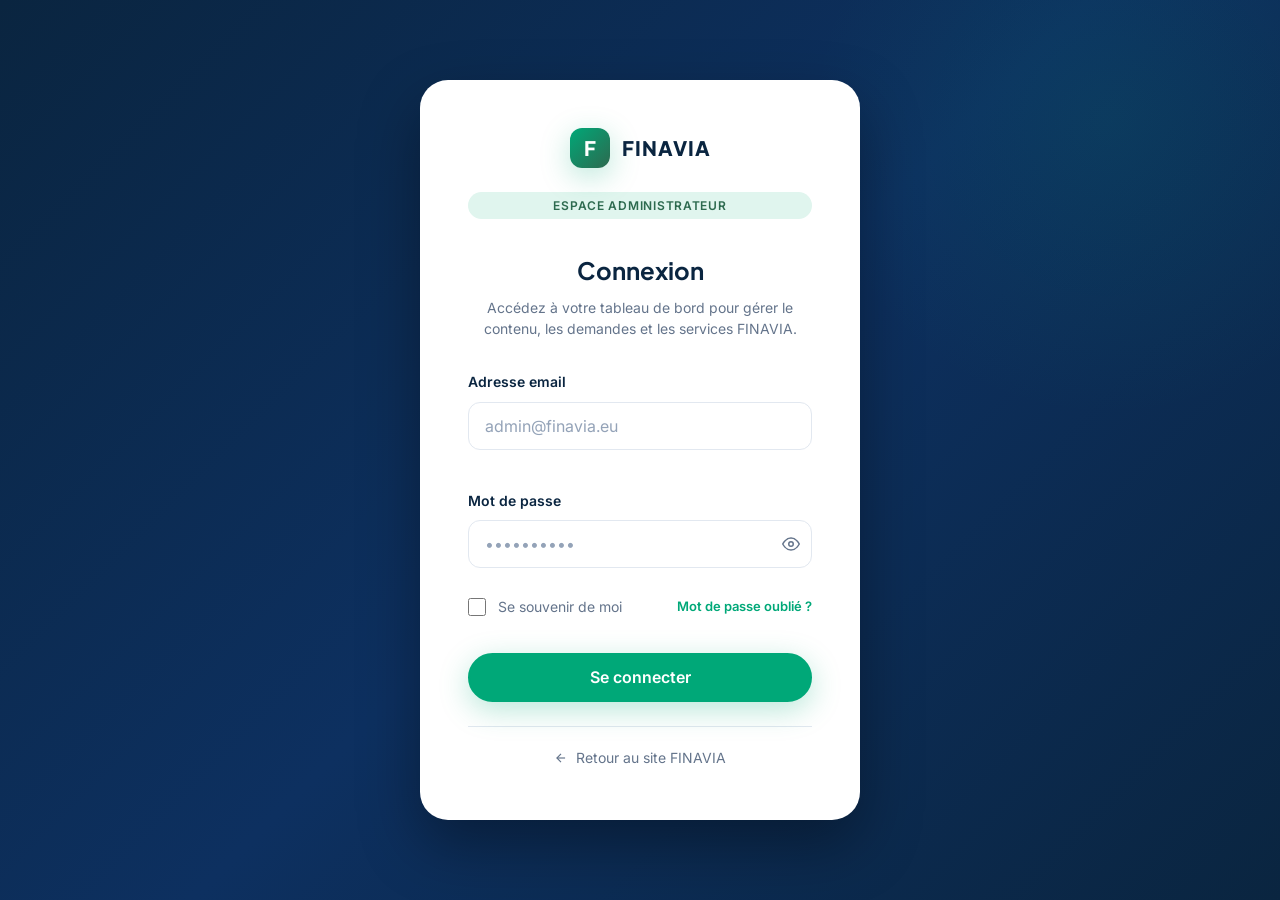
<file: admin/index.html>
<!DOCTYPE html>
<html lang="fr">
<head>
  <meta charset="UTF-8">
  <meta name="viewport" content="width=device-width, initial-scale=1.0">
  <title>Connexion Administration – FINAVIA</title>
  <meta name="robots" content="noindex, nofollow">
  <link rel="icon" type="image/svg+xml" href="../assets/favicon.svg">
  <link rel="preconnect" href="https://fonts.googleapis.com">
  <link href="https://fonts.googleapis.com/css2?family=Plus+Jakarta+Sans:wght@400;500;600;700;800&family=Inter:wght@400;500;600;700&display=swap" rel="stylesheet">
  <link rel="stylesheet" href="../css/main.css">
  <link rel="stylesheet" href="../css/admin.css">
  <link rel="stylesheet" href="../css/responsive.css">
</head>
<body class="admin-body">

  <div class="admin-login-page">
    <div class="admin-login-card">

      <a href="../index.html" class="admin-login-logo">
        <div class="logo-icon">F</div>
        <span class="logo-text">FINAVIA</span>
      </a>

      <span class="admin-login-badge">Espace Administrateur</span>

      <h1 class="admin-login-title">Connexion</h1>
      <p class="admin-login-subtitle">Accédez à votre tableau de bord pour gérer le contenu, les demandes et les services FINAVIA.</p>

      <!-- Message d'erreur -->
      <div class="alert alert-error" id="loginError" style="display:none;margin-bottom:1.25rem;">
        <span>⚠</span>
        <span id="loginErrorText">Email ou mot de passe incorrect.</span>
      </div>

      <form id="adminLoginForm" class="admin-login-form" novalidate>
        <div class="form-group">
          <label class="form-label" for="adminEmail">Adresse email</label>
          <input type="email" class="form-input" id="adminEmail" placeholder="admin@finavia.eu"
                 autocomplete="username" required>
        </div>

        <div class="form-group" style="margin-bottom:0;">
          <label class="form-label" for="adminPassword">Mot de passe</label>
          <div style="position:relative;">
            <input type="password" class="form-input" id="adminPassword" placeholder="••••••••••"
                   autocomplete="current-password" required style="padding-right:3rem;">
            <button type="button" id="togglePassword" aria-label="Afficher le mot de passe"
                    style="position:absolute;right:0.75rem;top:50%;transform:translateY(-50%);background:none;border:none;color:var(--clr-text-muted);cursor:pointer;display:flex;align-items:center;">
              <svg viewBox="0 0 24 24" fill="none" stroke="currentColor" stroke-width="2" width="18" height="18">
                <path d="M1 12s4-8 11-8 11 8 11 8-4 8-11 8-11-8-11-8z"/><circle cx="12" cy="12" r="3"/>
              </svg>
            </button>
          </div>
        </div>

        <div style="display:flex;align-items:center;justify-content:space-between;margin:0.5rem 0;">
          <label class="form-check" style="margin:0;">
            <input type="checkbox" id="rememberMe">
            <span class="form-check-label">Se souvenir de moi</span>
          </label>
          <a href="#" style="font-size:0.8125rem;color:var(--clr-secondary);text-decoration:none;font-weight:600;">
            Mot de passe oublié ?
          </a>
        </div>

        <button type="submit" class="btn btn-primary" id="loginBtn" style="width:100%;margin-top:0.5rem;">
          Se connecter
        </button>
      </form>

      <div class="admin-login-footer">
        <a href="../index.html" class="admin-login-back">
          <svg viewBox="0 0 24 24" fill="none" stroke="currentColor" stroke-width="2"><line x1="19" y1="12" x2="5" y2="12"/><polyline points="12 19 5 12 12 5"/></svg>
          Retour au site FINAVIA
        </a>
      </div>
    </div>
  </div>

  <script>
    // Configuration de l'API backend (à adapter selon l'environnement)
    window.FINAVIA_API = window.FINAVIA_API || 'http://localhost:5000';
  </script>
  <script src="../js/admin.js"></script>
</body>
</html>
</file>
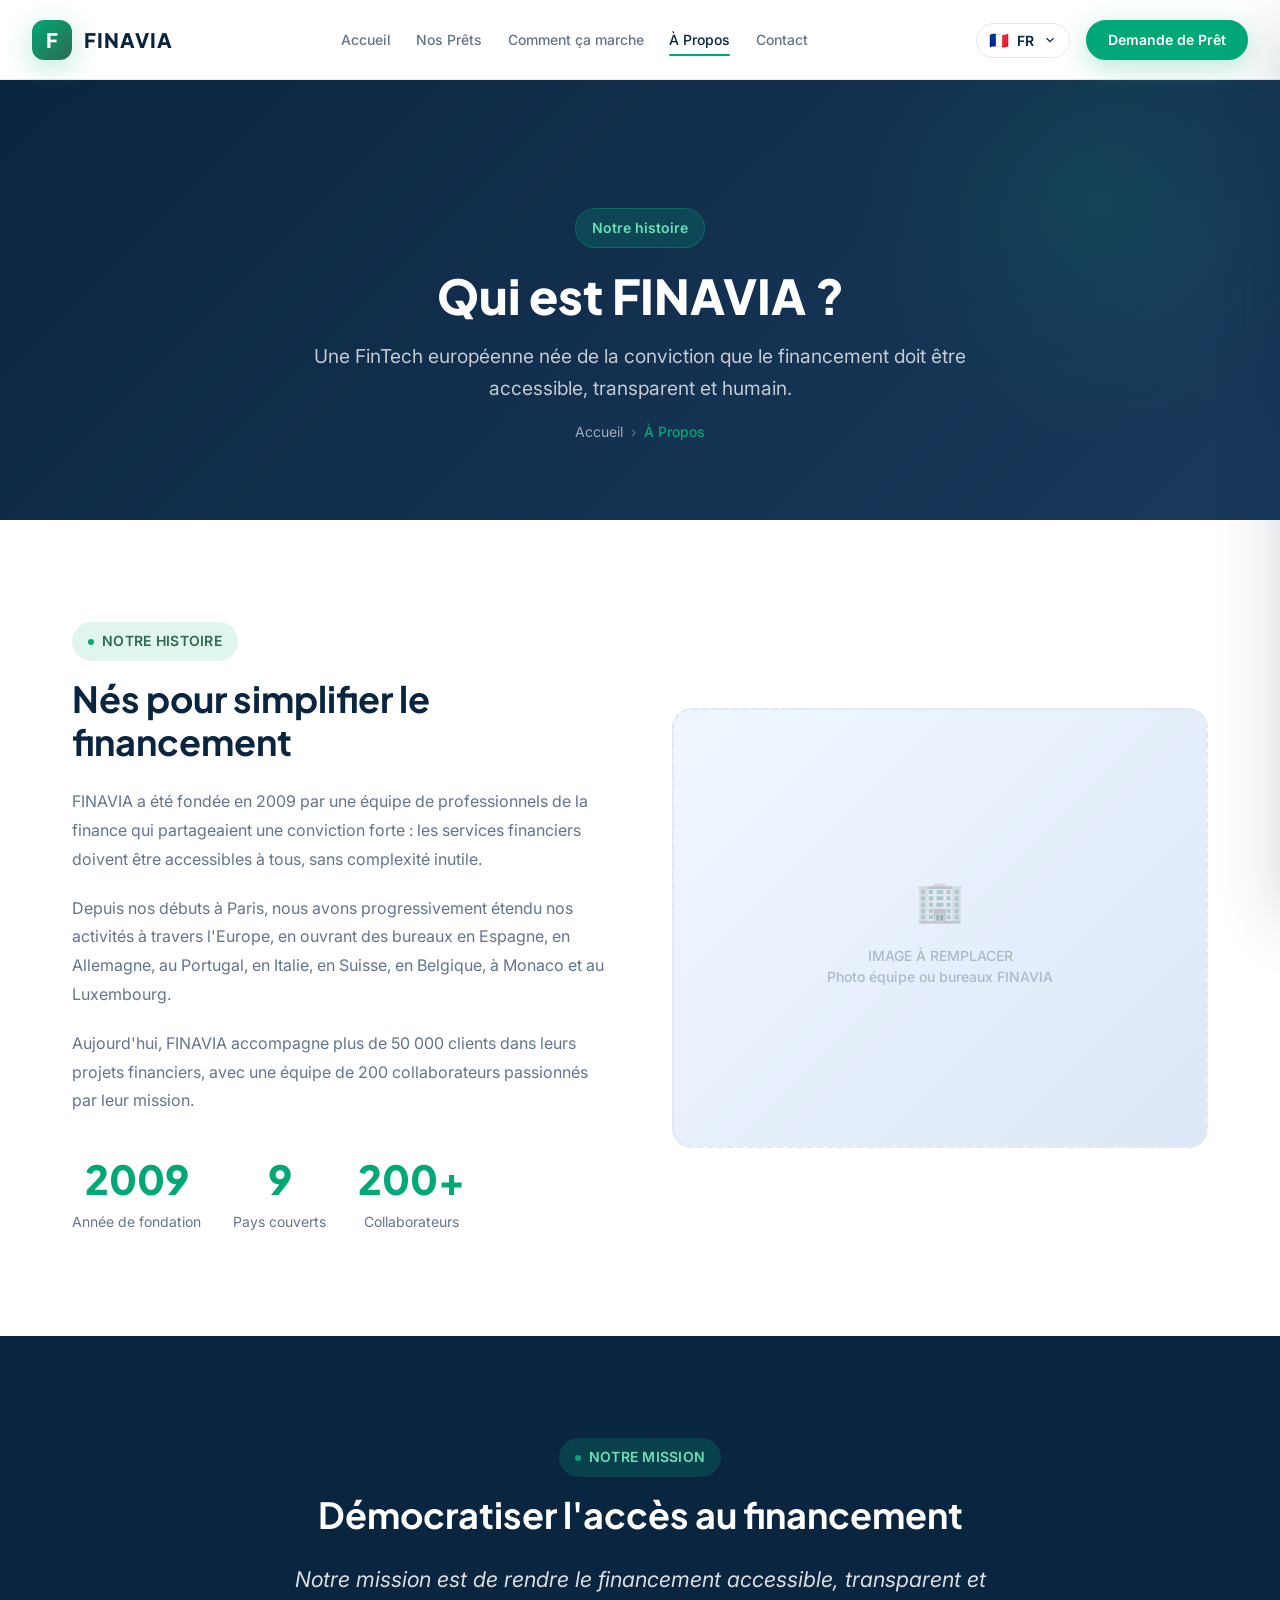
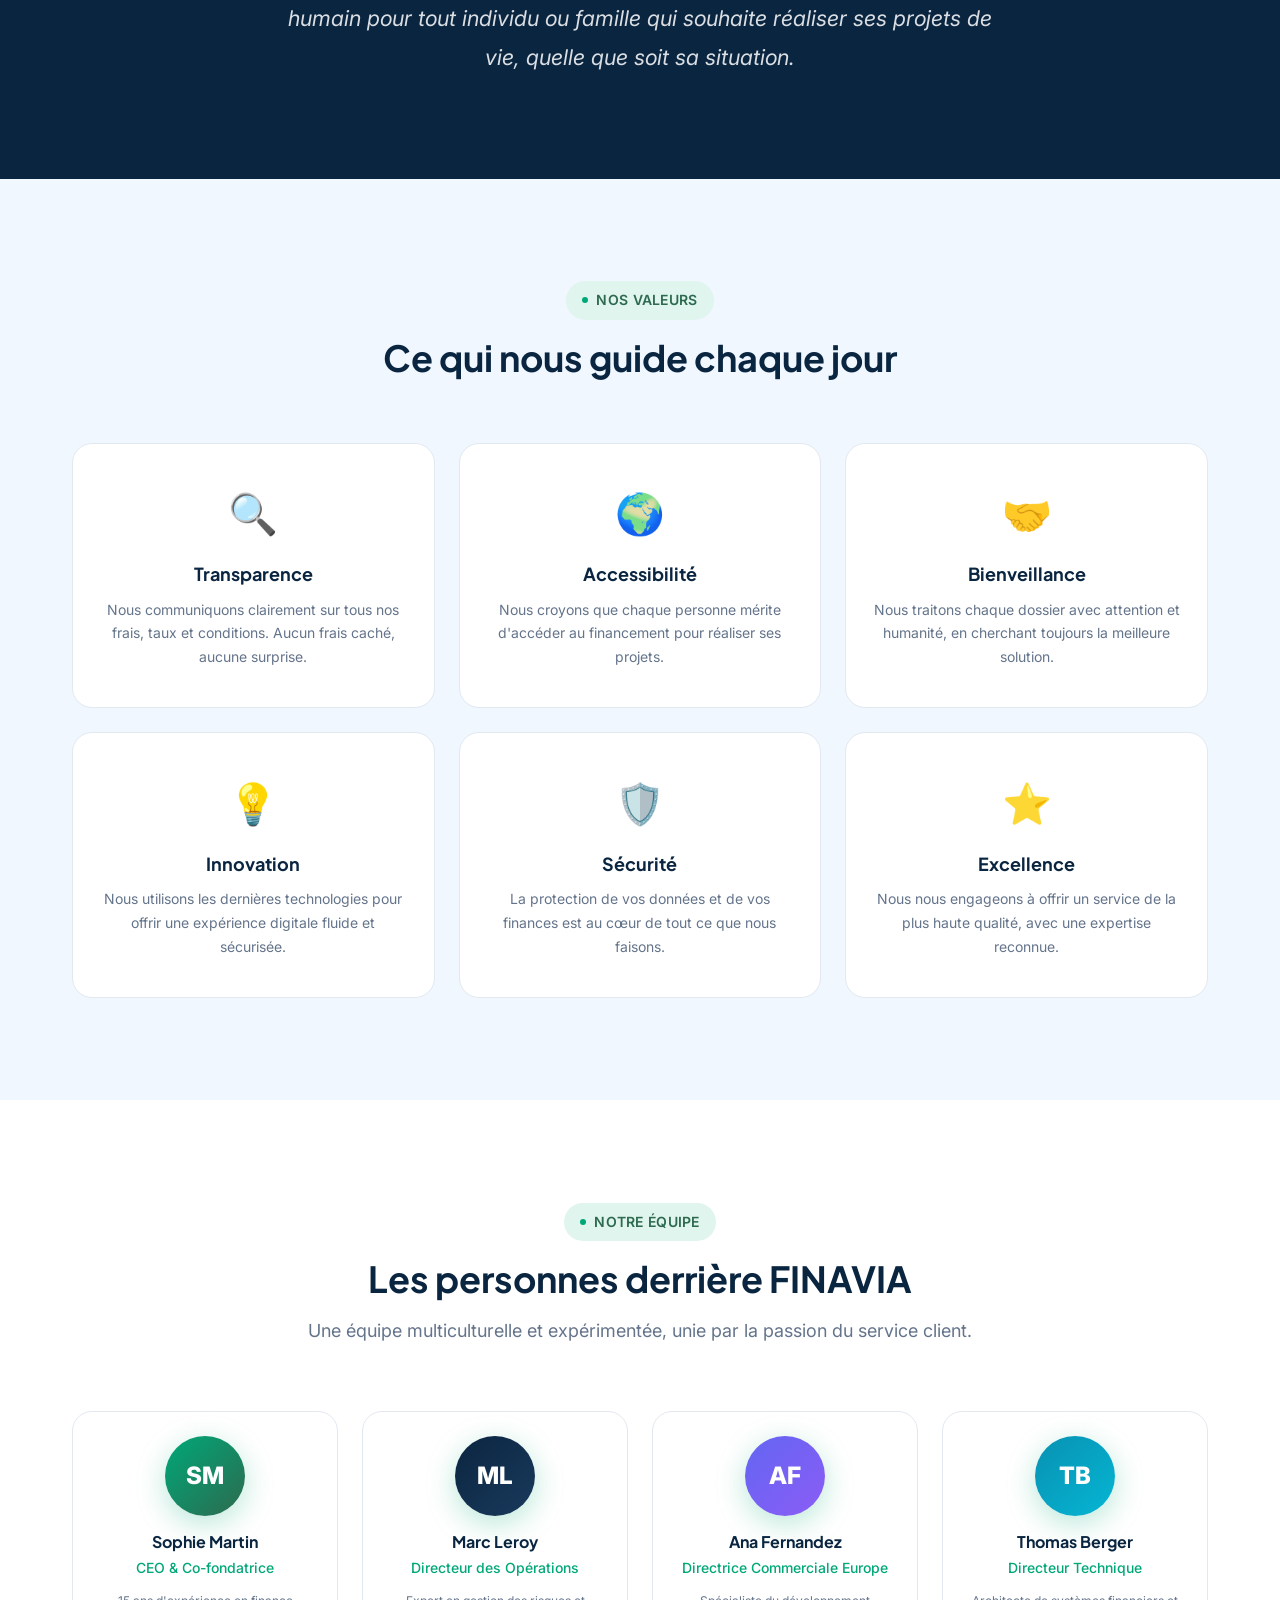
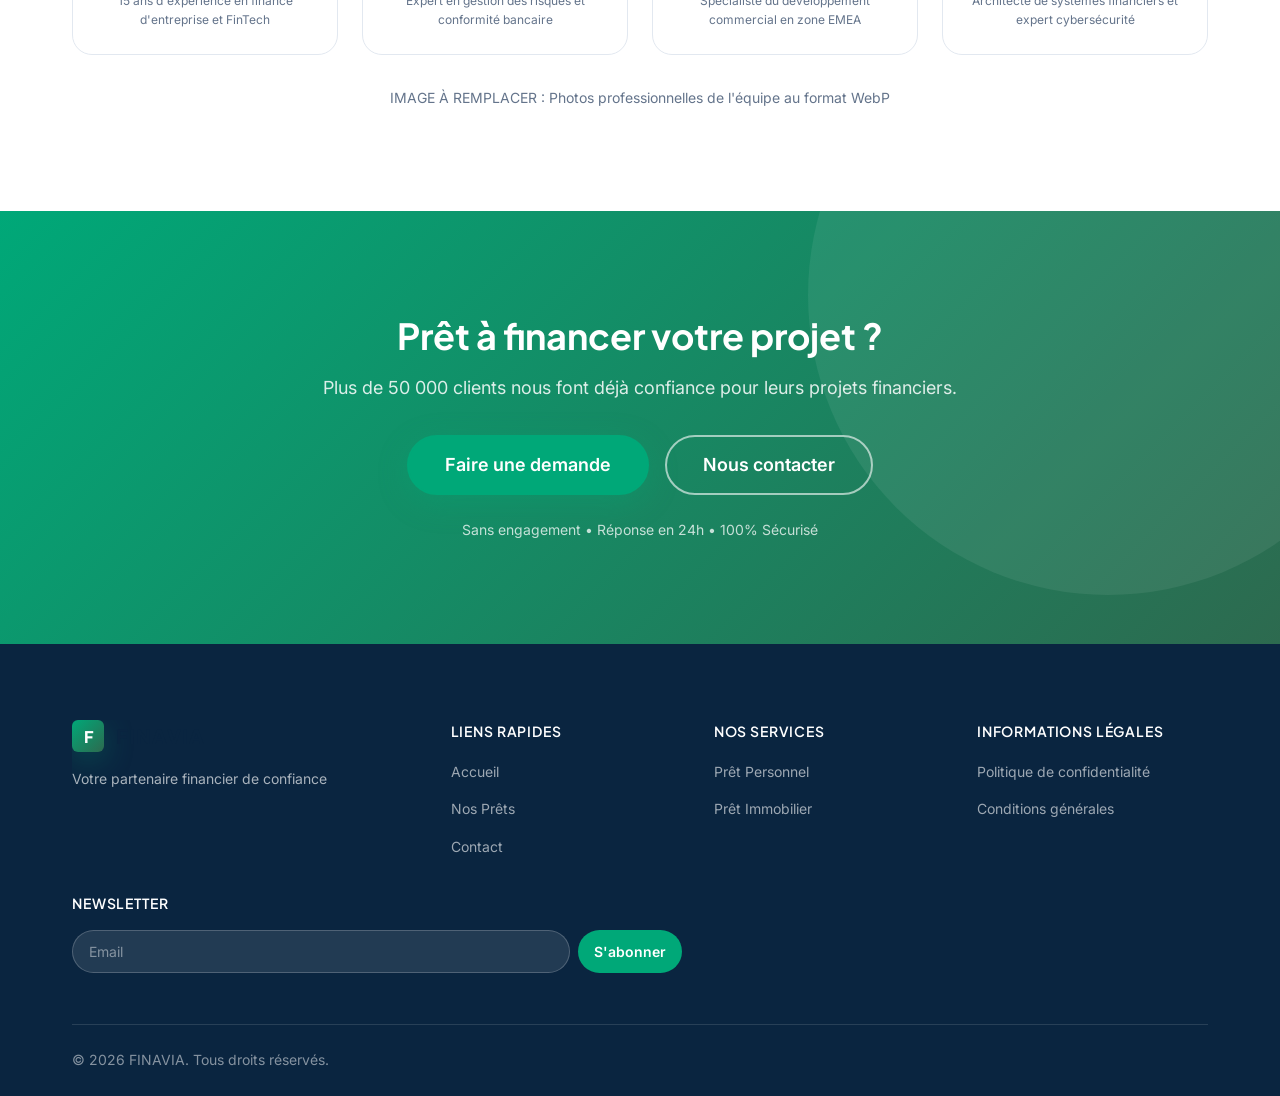
<file: a-propos.html>
<!DOCTYPE html>
<html lang="fr">
<head>
  <meta charset="UTF-8">
  <meta name="viewport" content="width=device-width, initial-scale=1.0">
  <title>À Propos – L'histoire de FINAVIA | Financement européen</title>
  <meta name="description" content="Découvrez FINAVIA : notre histoire, notre mission, nos valeurs et notre équipe. Une FinTech européenne dédiée à rendre le financement accessible à tous.">
  <link rel="icon" type="image/svg+xml" href="assets/favicon.svg">
  <link rel="preconnect" href="https://fonts.googleapis.com">
  <link href="https://fonts.googleapis.com/css2?family=Plus+Jakarta+Sans:wght@400;500;600;700;800&family=Inter:wght@400;500;600;700&display=swap" rel="stylesheet">
  <link rel="stylesheet" href="css/main.css">
  <link rel="stylesheet" href="css/animations.css">
  <link rel="stylesheet" href="css/responsive.css">
</head>
<body>
  <a class="skip-link" href="#main-content">Aller au contenu principal</a>
  <div class="mobile-overlay" id="mobileOverlay"></div>
  <header class="site-header" id="site-header">
    <div class="container header-inner">
      <a href="index.html" class="header-logo"><div class="logo-icon">F</div><span class="logo-text">FINAVIA</span></a>
      <nav class="header-nav"><ul class="nav-list">
        <li><a href="index.html" class="nav-link" data-i18n="nav.home">Accueil</a></li>
        <li><a href="nos-prets.html" class="nav-link" data-i18n="nav.loans">Nos Prêts</a></li>
        <li><a href="comment-ca-marche.html" class="nav-link" data-i18n="nav.howItWorks">Comment ça marche</a></li>
        <li><a href="a-propos.html" class="nav-link" data-i18n="nav.about">À Propos</a></li>
        <li><a href="contact.html" class="nav-link" data-i18n="nav.contact">Contact</a></li>
      </ul></nav>
      <div class="header-actions">
        <div class="lang-switcher" id="langSwitcher"><button class="lang-current" id="langCurrent" aria-haspopup="true" aria-expanded="false"><span class="lang-flag" id="currentFlag">🇫🇷</span><span class="lang-code" id="currentCode">FR</span><svg class="lang-chevron" viewBox="0 0 24 24" fill="none" stroke="currentColor" stroke-width="2"><polyline points="6 9 12 15 18 9"/></svg></button><div class="lang-dropdown" id="langDropdown" role="menu"><button class="lang-option" data-lang="fr">🇫🇷 Français</button><button class="lang-option" data-lang="es">🇪🇸 Español</button><button class="lang-option" data-lang="de">🇩🇪 Deutsch</button><button class="lang-option" data-lang="pt">🇵🇹 Português</button><button class="lang-option" data-lang="it">🇮🇹 Italiano</button></div></div>
        <a href="demande-de-pret.html" class="btn btn-primary btn-sm" data-i18n="nav.apply">Demande</a>
        <button class="hamburger" id="hamburger" aria-label="Menu" aria-expanded="false"><span class="hamburger-line"></span><span class="hamburger-line"></span><span class="hamburger-line"></span></button>
      </div>
    </div>
    </header>

  <div class="mobile-menu" id="mobileMenu" aria-hidden="true"><div class="mobile-menu-inner"><div class="mobile-menu-header"><a href="index.html" class="header-logo"><div class="logo-icon logo-icon--sm">F</div><span class="logo-text">FINAVIA</span></a><button class="mobile-menu-close" id="mobileClose"><svg viewBox="0 0 24 24" fill="none" stroke="currentColor" stroke-width="2"><line x1="18" y1="6" x2="6" y2="18"/><line x1="6" y1="6" x2="18" y2="18"/></svg></button></div><nav><ul class="mobile-nav-list"><li><a href="index.html" class="mobile-nav-link" data-i18n="nav.home">Accueil</a></li><li><a href="nos-prets.html" class="mobile-nav-link" data-i18n="nav.loans">Nos Prêts</a></li><li><a href="comment-ca-marche.html" class="mobile-nav-link" data-i18n="nav.howItWorks">Comment ça marche</a></li><li><a href="a-propos.html" class="mobile-nav-link" data-i18n="nav.about">À Propos</a></li><li><a href="contact.html" class="mobile-nav-link" data-i18n="nav.contact">Contact</a></li><li><a href="demande-de-pret.html" class="mobile-nav-link mobile-cta" data-i18n="nav.apply">Demande de Prêt</a></li></ul></nav><div class="mobile-lang-section"><p class="mobile-lang-title">Langue</p><div class="mobile-lang-grid"><button class="mobile-lang-btn active" data-lang="fr">🇫🇷 FR</button><button class="mobile-lang-btn" data-lang="es">🇪🇸 ES</button><button class="mobile-lang-btn" data-lang="de">🇩🇪 DE</button><button class="mobile-lang-btn" data-lang="pt">🇵🇹 PT</button><button class="mobile-lang-btn" data-lang="it">🇮🇹 IT</button></div></div></div></div>


  <main id="main-content">
    <section class="page-hero">
      <div class="container page-hero-content">
        <span class="page-hero-badge" data-i18n="about.hero.badge">Notre histoire</span>
        <h1 class="page-hero-title" data-i18n="about.hero.title">Qui est FINAVIA ?</h1>
        <p class="page-hero-subtitle" data-i18n="about.hero.subtitle">Une FinTech européenne née de la conviction que le financement doit être accessible, transparent et humain.</p>
        <nav class="breadcrumb"><a href="index.html" data-i18n="nav.home">Accueil</a><span class="breadcrumb-sep">›</span><span class="breadcrumb-current" data-i18n="nav.about">À Propos</span></nav>
      </div>
    </section>

    <!-- NOTRE HISTOIRE -->
    <section class="section">
      <div class="container">
        <div class="about-story-grid">
          <div class="reveal-left">
            <span class="section-badge" data-i18n="about.story.badge">Notre histoire</span>
            <h2 class="section-title" style="text-align:left;margin-bottom:1.5rem;" data-i18n="about.story.title">Nés pour simplifier le financement</h2>
            <p style="color:var(--clr-text-muted);line-height:1.8;margin-bottom:1.25rem;" data-i18n="about.story.p1">FINAVIA a été fondée en 2009 par une équipe de professionnels de la finance qui partageaient une conviction forte : les services financiers doivent être accessibles à tous, sans complexité inutile.</p>
            <p style="color:var(--clr-text-muted);line-height:1.8;margin-bottom:1.25rem;" data-i18n="about.story.p2">Depuis nos débuts à Paris, nous avons progressivement étendu nos activités à travers l'Europe, en ouvrant des bureaux en Espagne, en Allemagne, au Portugal, en Italie, en Suisse, en Belgique, à Monaco et au Luxembourg.</p>
            <p style="color:var(--clr-text-muted);line-height:1.8;margin-bottom:2rem;" data-i18n="about.story.p3">Aujourd'hui, FINAVIA accompagne plus de 50 000 clients dans leurs projets financiers, avec une équipe de 200 collaborateurs passionnés par leur mission.</p>
            <div style="display:flex;gap:2rem;flex-wrap:wrap;">
              <div style="text-align:center;"><div style="font-family:var(--font-display);font-size:2.5rem;font-weight:800;color:var(--clr-secondary);">2009</div><div style="font-size:0.875rem;color:var(--clr-text-muted);">Année de fondation</div></div>
              <div style="text-align:center;"><div style="font-family:var(--font-display);font-size:2.5rem;font-weight:800;color:var(--clr-secondary);">9</div><div style="font-size:0.875rem;color:var(--clr-text-muted);">Pays couverts</div></div>
              <div style="text-align:center;"><div style="font-family:var(--font-display);font-size:2.5rem;font-weight:800;color:var(--clr-secondary);">200+</div><div style="font-size:0.875rem;color:var(--clr-text-muted);">Collaborateurs</div></div>
            </div>
          </div>
          <div class="reveal-right">
            <div class="img-placeholder" style="min-height:440px;">
              <div class="img-placeholder-icon">🏢</div>
              <p class="img-placeholder-text">IMAGE À REMPLACER<br>Photo équipe ou bureaux FINAVIA</p>
            </div>
          </div>
        </div>
      </div>
    </section>

    <!-- MISSION -->
    <section class="section section--dark">
      <div class="container" style="text-align:center;max-width:800px;margin:0 auto;">
        <span class="section-badge" style="background:rgba(0,168,120,0.2);color:#6AE0B8;" data-i18n="about.mission.badge">Notre mission</span>
        <h2 class="section-title" data-i18n="about.mission.title">Démocratiser l'accès au financement</h2>
        <p style="font-size:clamp(1.1rem,2vw,1.35rem);color:rgba(255,255,255,0.85);line-height:1.8;font-style:italic;margin-top:1.5rem;" data-i18n="about.mission.text">"Notre mission est de rendre le financement accessible, transparent et humain pour tout individu ou famille qui souhaite réaliser ses projets de vie."</p>
      </div>
    </section>

    <!-- VALEURS -->
    <section class="section section--alt">
      <div class="container">
        <div class="section-header">
          <span class="section-badge" data-i18n="about.values.badge">Nos valeurs</span>
          <h2 class="section-title" data-i18n="about.values.title">Ce qui nous guide chaque jour</h2>
        </div>
        <div class="values-grid">
          <div class="value-card"><span class="value-icon">🔍</span><h3 class="value-title" data-i18n="about.val1.title">Transparence</h3><p class="value-desc" data-i18n="about.val1.desc">Nous communiquons clairement sur tous nos frais, taux et conditions. Aucun frais caché.</p></div>
          <div class="value-card"><span class="value-icon">🌍</span><h3 class="value-title" data-i18n="about.val2.title">Accessibilité</h3><p class="value-desc" data-i18n="about.val2.desc">Nous croyons que chaque personne mérite d'accéder au financement pour réaliser ses projets.</p></div>
          <div class="value-card"><span class="value-icon">🤝</span><h3 class="value-title" data-i18n="about.val3.title">Bienveillance</h3><p class="value-desc" data-i18n="about.val3.desc">Nous traitons chaque dossier avec attention et humanité, en cherchant toujours la meilleure solution.</p></div>
          <div class="value-card"><span class="value-icon">💡</span><h3 class="value-title" data-i18n="about.val4.title">Innovation</h3><p class="value-desc" data-i18n="about.val4.desc">Nous utilisons les dernières technologies pour offrir une expérience digitale fluide et sécurisée.</p></div>
          <div class="value-card"><span class="value-icon">🛡️</span><h3 class="value-title" data-i18n="about.val5.title">Sécurité</h3><p class="value-desc" data-i18n="about.val5.desc">La protection de vos données et de vos finances est au cœur de tout ce que nous faisons.</p></div>
          <div class="value-card"><span class="value-icon">⭐</span><h3 class="value-title" data-i18n="about.val6.title">Excellence</h3><p class="value-desc" data-i18n="about.val6.desc">Nous nous engageons à offrir un service de la plus haute qualité, avec une expertise reconnue.</p></div>
        </div>
      </div>
    </section>

    <!-- ÉQUIPE -->
    <section class="section">
      <div class="container">
        <div class="section-header">
          <span class="section-badge" data-i18n="about.team.badge">Notre équipe</span>
          <h2 class="section-title" data-i18n="about.team.title">Les personnes derrière FINAVIA</h2>
          <p class="section-subtitle" data-i18n="about.team.subtitle">Une équipe multiculturelle et expérimentée, unie par la passion du service client.</p>
        </div>
        <div class="team-grid">
          <div class="team-card">
            <div class="team-avatar">SM</div>
            <h3 class="team-name" data-i18n="team.1.name">Sophie Martin</h3>
            <p class="team-role" data-i18n="team.1.role">CEO & Co-fondatrice</p>
            <p class="team-bio" data-i18n="team.1.bio">15 ans d'expérience en finance d'entreprise et FinTech</p>
          </div>
          <div class="team-card">
            <div class="team-avatar" style="background:linear-gradient(135deg,#0A2540,#1a3a5c);">ML</div>
            <h3 class="team-name" data-i18n="team.2.name">Marc Leroy</h3>
            <p class="team-role" data-i18n="team.2.role">Directeur des Opérations</p>
            <p class="team-bio" data-i18n="team.2.bio">Expert en gestion des risques et conformité bancaire</p>
          </div>
          <div class="team-card">
            <div class="team-avatar" style="background:linear-gradient(135deg,#6366f1,#8b5cf6);">AF</div>
            <h3 class="team-name" data-i18n="team.3.name">Ana Fernandez</h3>
            <p class="team-role" data-i18n="team.3.role">Directrice Commerciale Europe</p>
            <p class="team-bio" data-i18n="team.3.bio">Spécialiste du développement commercial en zone EMEA</p>
          </div>
          <div class="team-card">
            <div class="team-avatar" style="background:linear-gradient(135deg,#0891b2,#06b6d4);">TB</div>
            <h3 class="team-name" data-i18n="team.4.name">Thomas Berger</h3>
            <p class="team-role" data-i18n="team.4.role">Directeur Technique</p>
            <p class="team-bio" data-i18n="team.4.bio">Architecte de systèmes financiers et expert cybersécurité</p>
          </div>
        </div>
        <div style="text-align:center;margin-top:2rem;">
          <p style="color:var(--clr-text-muted);font-size:0.875rem;">IMAGE À REMPLACER : Photos professionnelles de l'équipe au format WebP</p>
        </div>
      </div>
    </section>

    <!-- CTA -->
    <section class="cta-section">
      <div class="container cta-inner">
        <h2 class="section-title" data-i18n="cta.title">Rejoignez la famille FINAVIA</h2>
        <p class="section-subtitle">Plus de 50 000 clients nous font déjà confiance pour leurs projets financiers.</p>
        <div class="cta-buttons">
          <a href="demande-de-pret.html" class="btn btn-primary btn-lg" data-i18n="cta.button">Faire une demande</a>
          <a href="contact.html" class="btn btn-outline-white btn-lg" data-i18n="cta.button2">Nous contacter</a>
        </div>
        <p class="cta-note" data-i18n="cta.note">Sans engagement • Réponse en 24h • 100% Sécurisé</p>
      </div>
    </section>
  </main>

  <footer class="site-footer"><div class="container"><div class="footer-grid"><div class="footer-brand"><a href="index.html" class="footer-logo"><div class="logo-icon logo-icon--sm">F</div><span class="logo-text">FINAVIA</span></a><p class="footer-tagline" data-i18n="footer.tagline">Votre partenaire financier de confiance</p></div><div class="footer-col"><h3 class="footer-heading" data-i18n="footer.links">Liens rapides</h3><ul class="footer-links"><li><a href="index.html" data-i18n="nav.home">Accueil</a></li><li><a href="nos-prets.html" data-i18n="nav.loans">Nos Prêts</a></li><li><a href="contact.html" data-i18n="nav.contact">Contact</a></li></ul></div><div class="footer-col"><h3 class="footer-heading" data-i18n="footer.services">Services</h3><ul class="footer-links"><li><a href="nos-prets.html#personnel" data-i18n="service.personal.title">Prêt Personnel</a></li><li><a href="nos-prets.html#immo" data-i18n="service.immo.title">Prêt Immobilier</a></li></ul></div><div class="footer-col"><h3 class="footer-heading" data-i18n="footer.legal">Légal</h3><ul class="footer-links"><li><a href="#" data-i18n="footer.privacy">Confidentialité</a></li><li><a href="#" data-i18n="footer.terms">CGU</a></li></ul></div><div class="footer-col"><h3 class="footer-heading" data-i18n="footer.newsletter">Newsletter</h3><div class="newsletter-form"><input type="email" class="newsletter-input" id="newsletterEmail" placeholder="Email"><button class="newsletter-btn" id="newsletterBtn" data-i18n="footer.newsletter.btn">S'abonner</button></div></div></div><div class="footer-bottom"><p class="footer-copy">© <span id="currentYear">2024</span> FINAVIA. <span data-i18n="footer.rights">Tous droits réservés</span>.</p></div></div></footer>

  <script src="js/i18n.js"></script>
  <script src="js/main.js"></script>
  <script src="js/animations.js"></script>
</body>
</html>
</file>
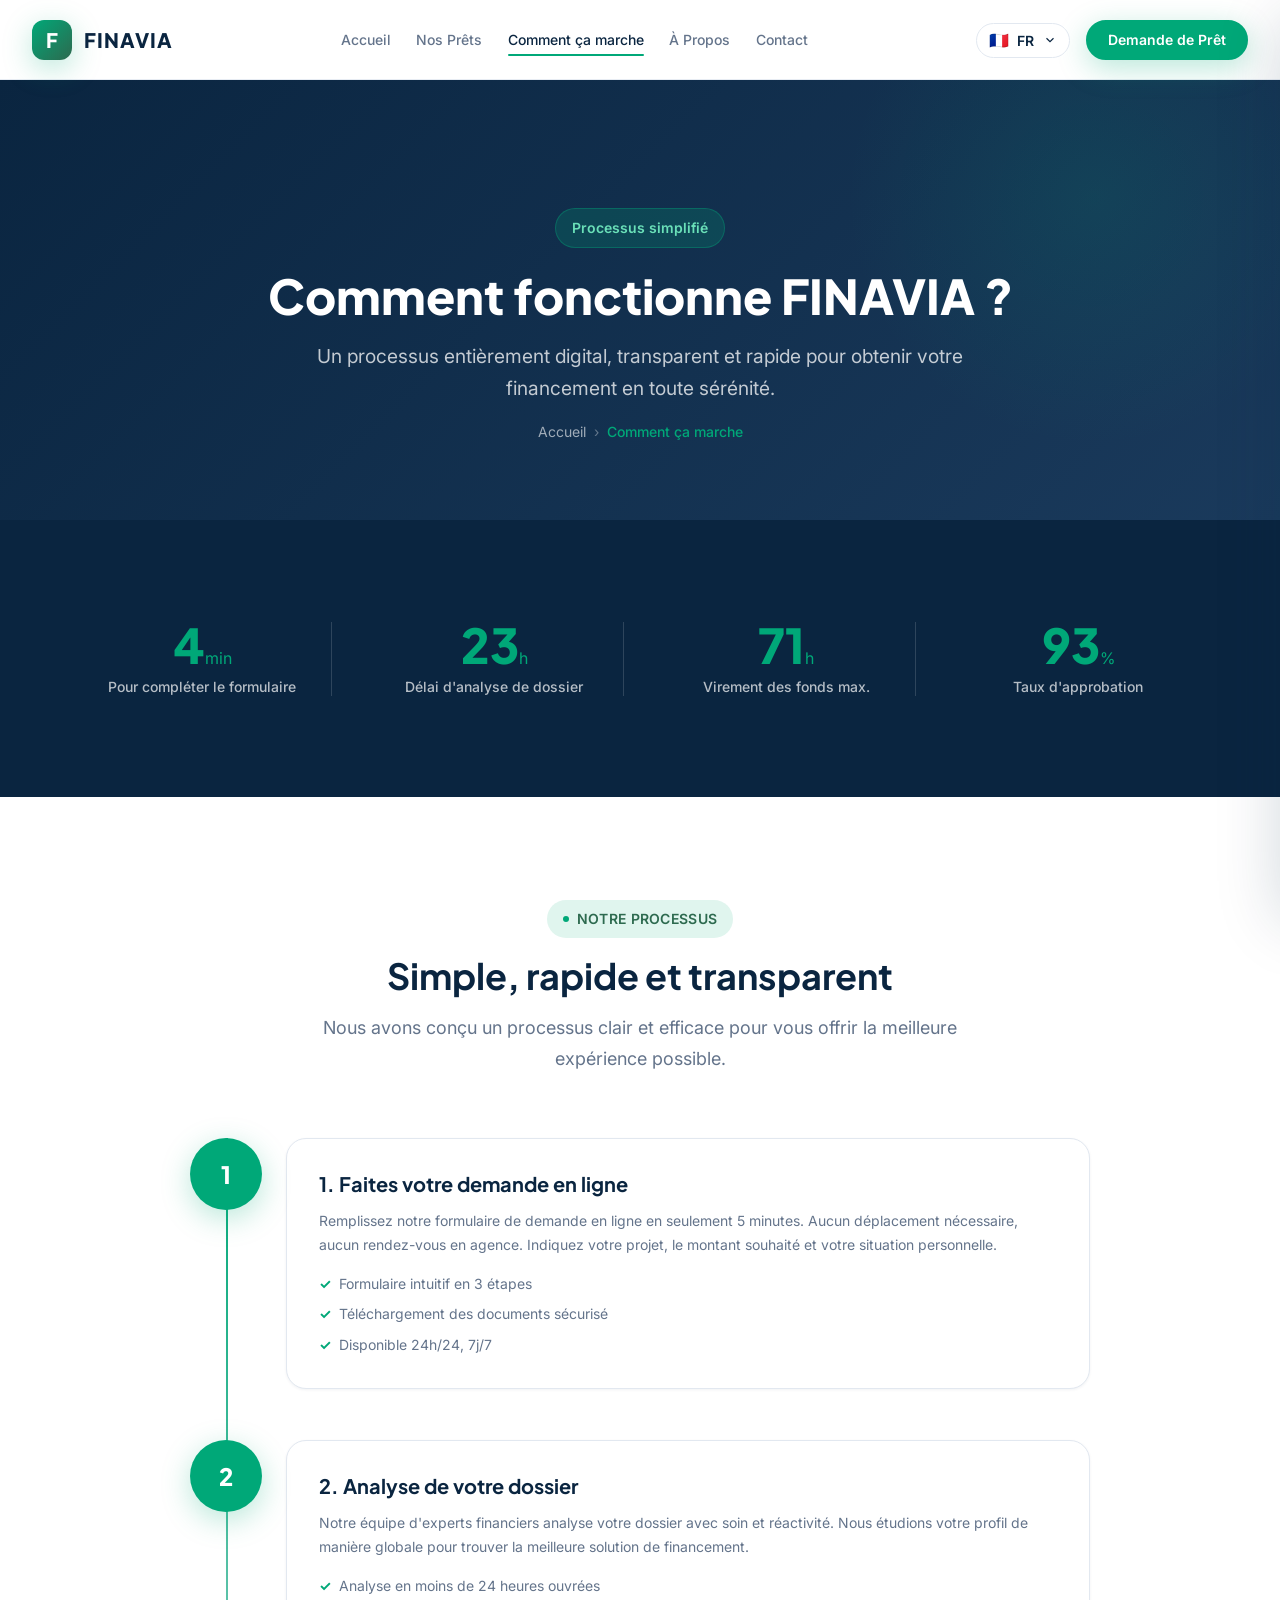
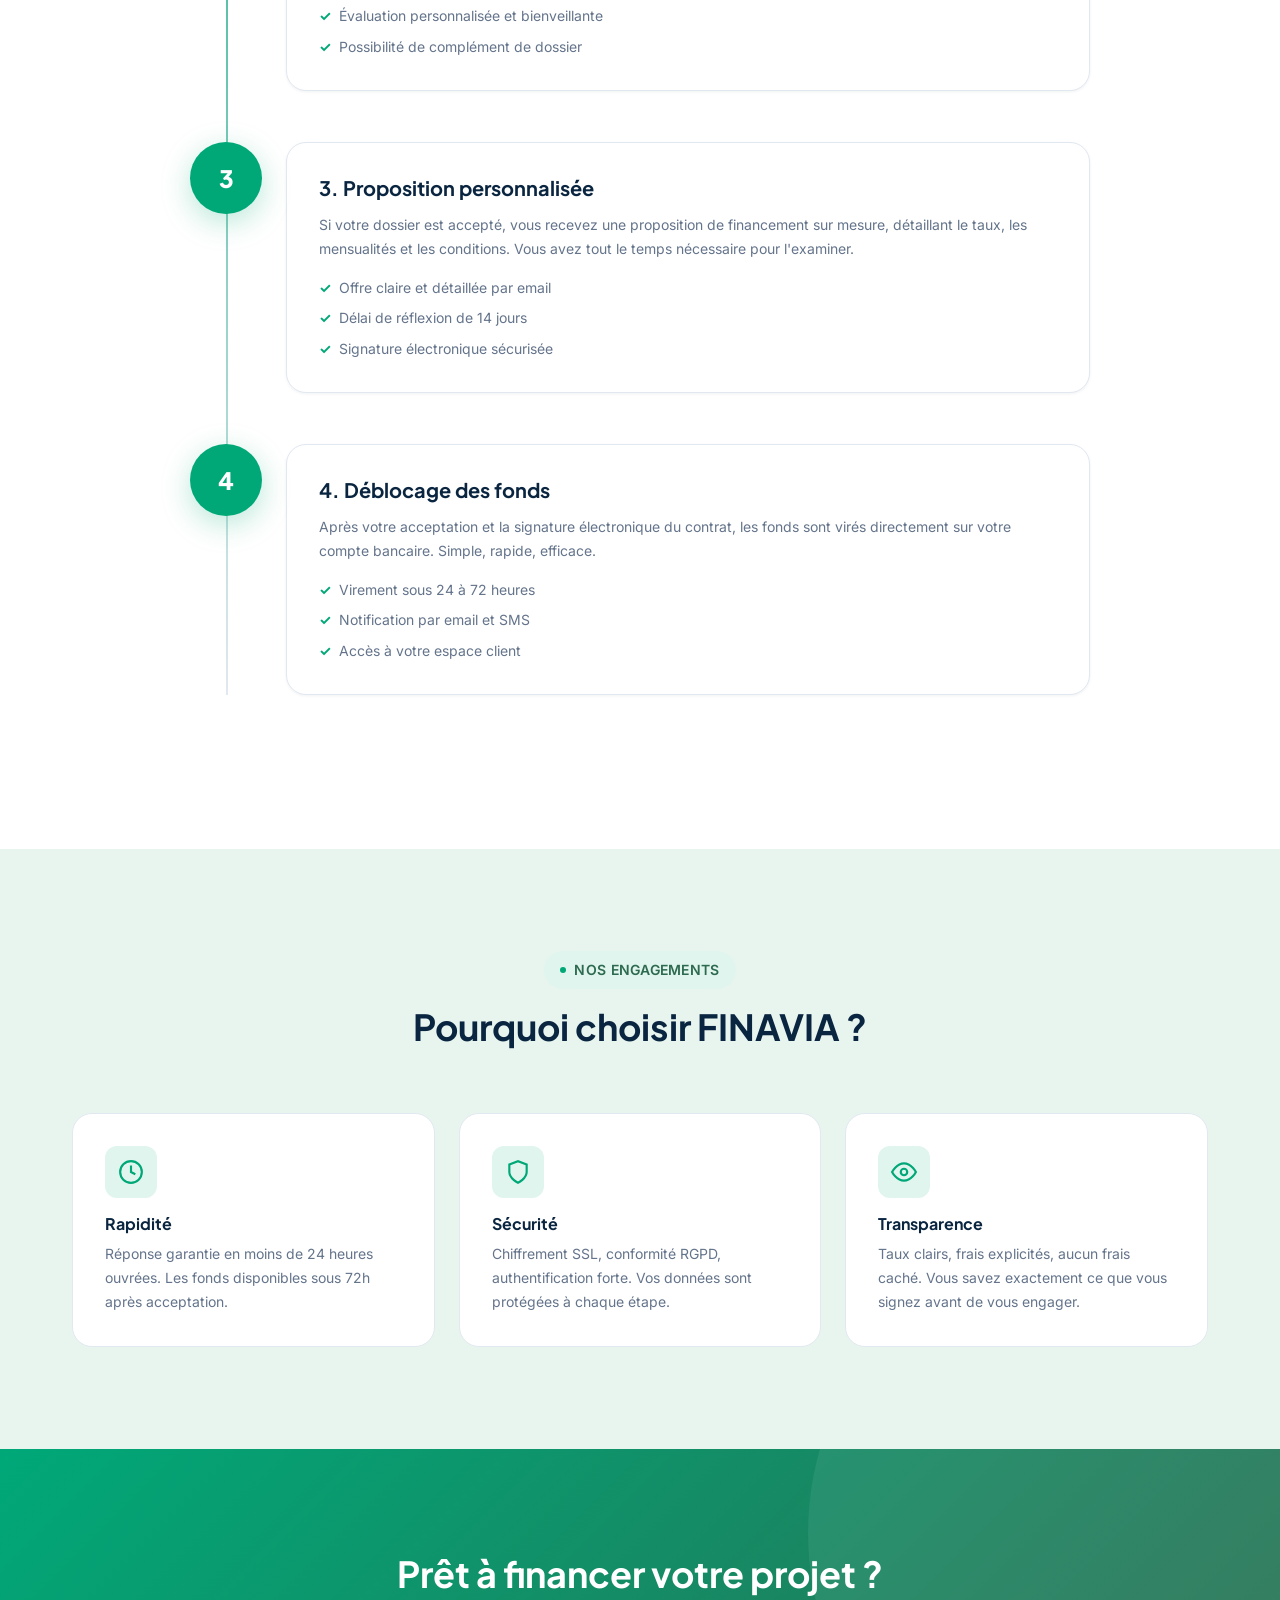
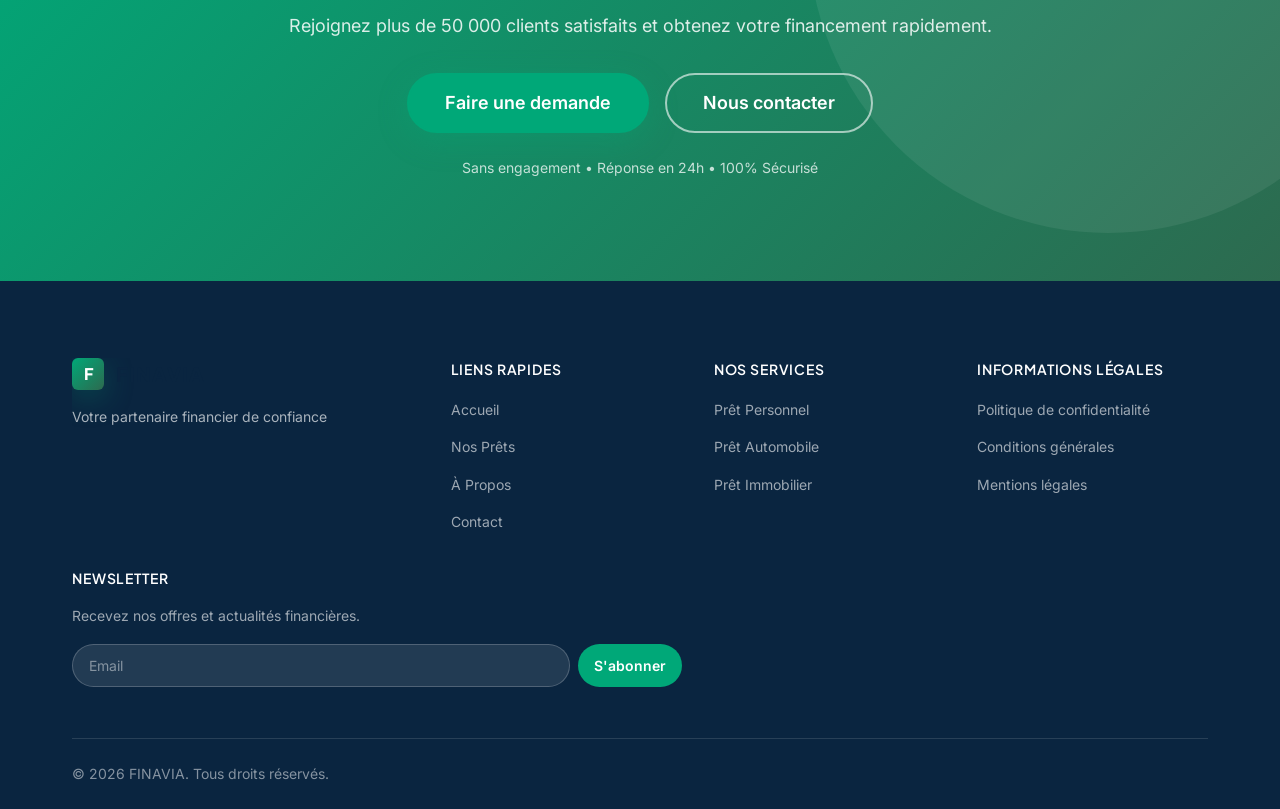
<file: comment-ca-marche.html>
<!DOCTYPE html>
<html lang="fr">
<head>
  <meta charset="UTF-8">
  <meta name="viewport" content="width=device-width, initial-scale=1.0">
  <title>Comment ça marche – Processus de prêt simplifié | FINAVIA</title>
  <meta name="description" content="Découvrez comment obtenir votre prêt FINAVIA en 4 étapes simples : demande en ligne, analyse rapide, proposition personnalisée et déblocage des fonds sous 72h.">
  <link rel="icon" type="image/svg+xml" href="assets/favicon.svg">
  <link rel="preconnect" href="https://fonts.googleapis.com">
  <link href="https://fonts.googleapis.com/css2?family=Plus+Jakarta+Sans:wght@400;500;600;700;800&family=Inter:wght@400;500;600;700&display=swap" rel="stylesheet">
  <link rel="stylesheet" href="css/main.css">
  <link rel="stylesheet" href="css/animations.css">
  <link rel="stylesheet" href="css/responsive.css">
</head>
<body>
  <a class="skip-link" href="#main-content">Aller au contenu principal</a>
  <div class="mobile-overlay" id="mobileOverlay"></div>
  <header class="site-header" id="site-header">
    <div class="container header-inner">
      <a href="index.html" class="header-logo"><div class="logo-icon">F</div><span class="logo-text">FINAVIA</span></a>
      <nav class="header-nav"><ul class="nav-list">
        <li><a href="index.html" class="nav-link" data-i18n="nav.home">Accueil</a></li>
        <li><a href="nos-prets.html" class="nav-link" data-i18n="nav.loans">Nos Prêts</a></li>
        <li><a href="comment-ca-marche.html" class="nav-link" data-i18n="nav.howItWorks">Comment ça marche</a></li>
        <li><a href="a-propos.html" class="nav-link" data-i18n="nav.about">À Propos</a></li>
        <li><a href="contact.html" class="nav-link" data-i18n="nav.contact">Contact</a></li>
      </ul></nav>
      <div class="header-actions">
        <div class="lang-switcher" id="langSwitcher">
          <button class="lang-current" id="langCurrent" aria-haspopup="true" aria-expanded="false">
            <span class="lang-flag" id="currentFlag">🇫🇷</span><span class="lang-code" id="currentCode">FR</span>
            <svg class="lang-chevron" viewBox="0 0 24 24" fill="none" stroke="currentColor" stroke-width="2"><polyline points="6 9 12 15 18 9"/></svg>
          </button>
          <div class="lang-dropdown" id="langDropdown" role="menu">
            <button class="lang-option" data-lang="fr">🇫🇷 Français</button>
            <button class="lang-option" data-lang="es">🇪🇸 Español</button>
            <button class="lang-option" data-lang="de">🇩🇪 Deutsch</button>
            <button class="lang-option" data-lang="pt">🇵🇹 Português</button>
            <button class="lang-option" data-lang="it">🇮🇹 Italiano</button>
          </div>
        </div>
        <a href="demande-de-pret.html" class="btn btn-primary btn-sm" data-i18n="nav.apply">Demande</a>
        <button class="hamburger" id="hamburger" aria-label="Menu" aria-expanded="false">
          <span class="hamburger-line"></span><span class="hamburger-line"></span><span class="hamburger-line"></span>
        </button>
      </div>
    </div>
    </header>

  <div class="mobile-menu" id="mobileMenu" aria-hidden="true">
      <div class="mobile-menu-inner">
        <div class="mobile-menu-header">
          <a href="index.html" class="header-logo"><div class="logo-icon logo-icon--sm">F</div><span class="logo-text">FINAVIA</span></a>
          <button class="mobile-menu-close" id="mobileClose"><svg viewBox="0 0 24 24" fill="none" stroke="currentColor" stroke-width="2"><line x1="18" y1="6" x2="6" y2="18"/><line x1="6" y1="6" x2="18" y2="18"/></svg></button>
        </div>
        <nav><ul class="mobile-nav-list">
          <li><a href="index.html" class="mobile-nav-link" data-i18n="nav.home">Accueil</a></li>
          <li><a href="nos-prets.html" class="mobile-nav-link" data-i18n="nav.loans">Nos Prêts</a></li>
          <li><a href="comment-ca-marche.html" class="mobile-nav-link" data-i18n="nav.howItWorks">Comment ça marche</a></li>
          <li><a href="a-propos.html" class="mobile-nav-link" data-i18n="nav.about">À Propos</a></li>
          <li><a href="contact.html" class="mobile-nav-link" data-i18n="nav.contact">Contact</a></li>
          <li><a href="demande-de-pret.html" class="mobile-nav-link mobile-cta" data-i18n="nav.apply">Demande de Prêt</a></li>
        </ul></nav>
        <div class="mobile-lang-section"><p class="mobile-lang-title">Langue</p>
          <div class="mobile-lang-grid">
            <button class="mobile-lang-btn active" data-lang="fr">🇫🇷 FR</button>
            <button class="mobile-lang-btn" data-lang="es">🇪🇸 ES</button>
            <button class="mobile-lang-btn" data-lang="de">🇩🇪 DE</button>
            <button class="mobile-lang-btn" data-lang="pt">🇵🇹 PT</button>
            <button class="mobile-lang-btn" data-lang="it">🇮🇹 IT</button>
          </div>
        </div>
      </div>
    </div>


  <main id="main-content">
    <section class="page-hero">
      <div class="container page-hero-content">
        <span class="page-hero-badge" data-i18n="how.page.hero.badge">Processus simplifié</span>
        <h1 class="page-hero-title" data-i18n="how.page.hero.title">Comment fonctionne FINAVIA ?</h1>
        <p class="page-hero-subtitle" data-i18n="how.page.hero.subtitle">Un processus entièrement digital, transparent et rapide pour obtenir votre financement en toute sérénité.</p>
        <nav class="breadcrumb"><a href="index.html" data-i18n="nav.home">Accueil</a><span class="breadcrumb-sep">›</span><span class="breadcrumb-current" data-i18n="nav.howItWorks">Comment ça marche</span></nav>
      </div>
    </section>

    <!-- STATS RAPIDES -->
    <section class="stats-section">
      <div class="container">
        <div class="stats-grid">
          <div class="stat-item"><span class="stat-value" data-counter="5">5</span><span class="stat-suffix">min</span><p class="stat-label">Pour compléter le formulaire</p></div>
          <div class="stat-item"><span class="stat-value" data-counter="24">24</span><span class="stat-suffix">h</span><p class="stat-label">Délai d'analyse de dossier</p></div>
          <div class="stat-item"><span class="stat-value" data-counter="72">72</span><span class="stat-suffix">h</span><p class="stat-label">Virement des fonds max.</p></div>
          <div class="stat-item"><span class="stat-value" data-counter="94">94</span><span class="stat-suffix">%</span><p class="stat-label">Taux d'approbation</p></div>
        </div>
      </div>
    </section>

    <!-- PROCESSUS DÉTAILLÉ -->
    <section class="section">
      <div class="container">
        <div class="section-header">
          <span class="section-badge" data-i18n="how.badge">Notre processus</span>
          <h2 class="section-title" data-i18n="how.title">Simple, rapide et transparent</h2>
          <p class="section-subtitle" data-i18n="how.subtitle">Nous avons conçu un processus clair et efficace pour vous offrir la meilleure expérience possible.</p>
        </div>

        <div class="process-timeline">
          <!-- ÉTAPE 1 -->
          <div class="process-step">
            <div class="process-step-number">1</div>
            <div class="process-step-content">
              <h3 class="process-step-title" data-i18n="how.page.step1.title">1. Faites votre demande en ligne</h3>
              <p class="process-step-desc" data-i18n="how.page.step1.desc">Remplissez notre formulaire de demande en ligne en seulement 5 minutes. Aucun déplacement nécessaire, aucun rendez-vous en agence. Indiquez votre projet, le montant souhaité et votre situation personnelle.</p>
              <div class="process-step-details">
                <div class="process-step-detail" data-i18n="how.page.step1.d1">Formulaire intuitif en 3 étapes</div>
                <div class="process-step-detail" data-i18n="how.page.step1.d2">Téléchargement des documents sécurisé</div>
                <div class="process-step-detail" data-i18n="how.page.step1.d3">Disponible 24h/24, 7j/7</div>
              </div>
            </div>
          </div>

          <!-- ÉTAPE 2 -->
          <div class="process-step">
            <div class="process-step-number">2</div>
            <div class="process-step-content">
              <h3 class="process-step-title" data-i18n="how.page.step2.title">2. Analyse de votre dossier</h3>
              <p class="process-step-desc" data-i18n="how.page.step2.desc">Notre équipe d'experts financiers analyse votre dossier avec soin et réactivité. Nous étudions votre profil de manière globale pour trouver la meilleure solution de financement.</p>
              <div class="process-step-details">
                <div class="process-step-detail" data-i18n="how.page.step2.d1">Analyse en moins de 24 heures ouvrées</div>
                <div class="process-step-detail" data-i18n="how.page.step2.d2">Évaluation personnalisée et bienveillante</div>
                <div class="process-step-detail" data-i18n="how.page.step2.d3">Possibilité de complément de dossier</div>
              </div>
            </div>
          </div>

          <!-- ÉTAPE 3 -->
          <div class="process-step">
            <div class="process-step-number">3</div>
            <div class="process-step-content">
              <h3 class="process-step-title" data-i18n="how.page.step3.title">3. Proposition personnalisée</h3>
              <p class="process-step-desc" data-i18n="how.page.step3.desc">Si votre dossier est accepté, vous recevez une proposition de financement sur mesure, détaillant le taux, les mensualités et les conditions. Vous avez tout le temps nécessaire pour l'examiner.</p>
              <div class="process-step-details">
                <div class="process-step-detail" data-i18n="how.page.step3.d1">Offre claire et détaillée par email</div>
                <div class="process-step-detail" data-i18n="how.page.step3.d2">Délai de réflexion de 14 jours</div>
                <div class="process-step-detail" data-i18n="how.page.step3.d3">Signature électronique sécurisée</div>
              </div>
            </div>
          </div>

          <!-- ÉTAPE 4 -->
          <div class="process-step">
            <div class="process-step-number">4</div>
            <div class="process-step-content">
              <h3 class="process-step-title" data-i18n="how.page.step4.title">4. Déblocage des fonds</h3>
              <p class="process-step-desc" data-i18n="how.page.step4.desc">Après votre acceptation et la signature électronique du contrat, les fonds sont virés directement sur votre compte bancaire. Simple, rapide, efficace.</p>
              <div class="process-step-details">
                <div class="process-step-detail" data-i18n="how.page.step4.d1">Virement sous 24 à 72 heures</div>
                <div class="process-step-detail" data-i18n="how.page.step4.d2">Notification par email et SMS</div>
                <div class="process-step-detail" data-i18n="how.page.step4.d3">Accès à votre espace client</div>
              </div>
            </div>
          </div>
        </div>
      </div>
    </section>

    <!-- AVANTAGES DU PROCESSUS -->
    <section class="section section--green">
      <div class="container">
        <div class="section-header">
          <span class="section-badge">Nos engagements</span>
          <h2 class="section-title">Pourquoi choisir FINAVIA ?</h2>
        </div>
        <div class="advantages-grid">
          <div class="advantage-card"><div class="advantage-icon"><svg viewBox="0 0 24 24" fill="none" stroke="currentColor" stroke-width="2"><circle cx="12" cy="12" r="10"/><polyline points="12 6 12 12 16 14"/></svg></div><h3 class="advantage-title">Rapidité</h3><p class="advantage-desc">Réponse garantie en moins de 24 heures ouvrées. Les fonds disponibles sous 72h après acceptation.</p></div>
          <div class="advantage-card"><div class="advantage-icon"><svg viewBox="0 0 24 24" fill="none" stroke="currentColor" stroke-width="2"><path d="M12 22s8-4 8-10V5l-8-3-8 3v7c0 6 8 10 8 10z"/></svg></div><h3 class="advantage-title">Sécurité</h3><p class="advantage-desc">Chiffrement SSL, conformité RGPD, authentification forte. Vos données sont protégées à chaque étape.</p></div>
          <div class="advantage-card"><div class="advantage-icon"><svg viewBox="0 0 24 24" fill="none" stroke="currentColor" stroke-width="2"><path d="M1 12s4-8 11-8 11 8 11 8-4 8-11 8-11-8-11-8z"/><circle cx="12" cy="12" r="3"/></svg></div><h3 class="advantage-title">Transparence</h3><p class="advantage-desc">Taux clairs, frais explicités, aucun frais caché. Vous savez exactement ce que vous signez avant de vous engager.</p></div>
        </div>
      </div>
    </section>

    <!-- CTA -->
    <section class="cta-section">
      <div class="container cta-inner">
        <h2 class="section-title" data-i18n="cta.title">Prêt à commencer ?</h2>
        <p class="section-subtitle" data-i18n="cta.subtitle">Faites votre demande en 5 minutes et obtenez une réponse sous 24h.</p>
        <div class="cta-buttons">
          <a href="demande-de-pret.html" class="btn btn-primary btn-lg" data-i18n="cta.button">Faire une demande</a>
          <a href="contact.html" class="btn btn-outline-white btn-lg" data-i18n="cta.button2">Nous contacter</a>
        </div>
        <p class="cta-note" data-i18n="cta.note">Sans engagement • Réponse en 24h • 100% Sécurisé</p>
      </div>
    </section>
  </main>

  <footer class="site-footer">
    <div class="container">
      <div class="footer-grid">
        <div class="footer-brand">
          <a href="index.html" class="footer-logo"><div class="logo-icon logo-icon--sm">F</div><span class="logo-text">FINAVIA</span></a>
          <p class="footer-tagline" data-i18n="footer.tagline">Votre partenaire financier de confiance</p>
        </div>
        <div class="footer-col"><h3 class="footer-heading" data-i18n="footer.links">Liens rapides</h3><ul class="footer-links"><li><a href="index.html" data-i18n="nav.home">Accueil</a></li><li><a href="nos-prets.html" data-i18n="nav.loans">Nos Prêts</a></li><li><a href="a-propos.html" data-i18n="nav.about">À Propos</a></li><li><a href="contact.html" data-i18n="nav.contact">Contact</a></li></ul></div>
        <div class="footer-col"><h3 class="footer-heading" data-i18n="footer.services">Nos services</h3><ul class="footer-links"><li><a href="nos-prets.html#personnel" data-i18n="service.personal.title">Prêt Personnel</a></li><li><a href="nos-prets.html#auto" data-i18n="service.auto.title">Prêt Auto</a></li><li><a href="nos-prets.html#immo" data-i18n="service.immo.title">Prêt Immobilier</a></li></ul></div>
        <div class="footer-col"><h3 class="footer-heading" data-i18n="footer.legal">Légal</h3><ul class="footer-links"><li><a href="#" data-i18n="footer.privacy">Confidentialité</a></li><li><a href="#" data-i18n="footer.terms">CGU</a></li><li><a href="#" data-i18n="footer.legal_notice">Mentions légales</a></li></ul></div>
        <div class="footer-col"><h3 class="footer-heading" data-i18n="footer.newsletter">Newsletter</h3><p class="footer-newsletter-desc" data-i18n="footer.newsletter.desc">Recevez nos offres.</p><div class="newsletter-form"><input type="email" class="newsletter-input" id="newsletterEmail" placeholder="Email"><button class="newsletter-btn" id="newsletterBtn" data-i18n="footer.newsletter.btn">S'abonner</button></div></div>
      </div>
      <div class="footer-bottom"><p class="footer-copy">© <span id="currentYear">2024</span> FINAVIA. <span data-i18n="footer.rights">Tous droits réservés</span>.</p></div>
    </div>
  </footer>

  <script src="js/i18n.js"></script>
  <script src="js/main.js"></script>
  <script src="js/animations.js"></script>
</body>
</html>
</file>
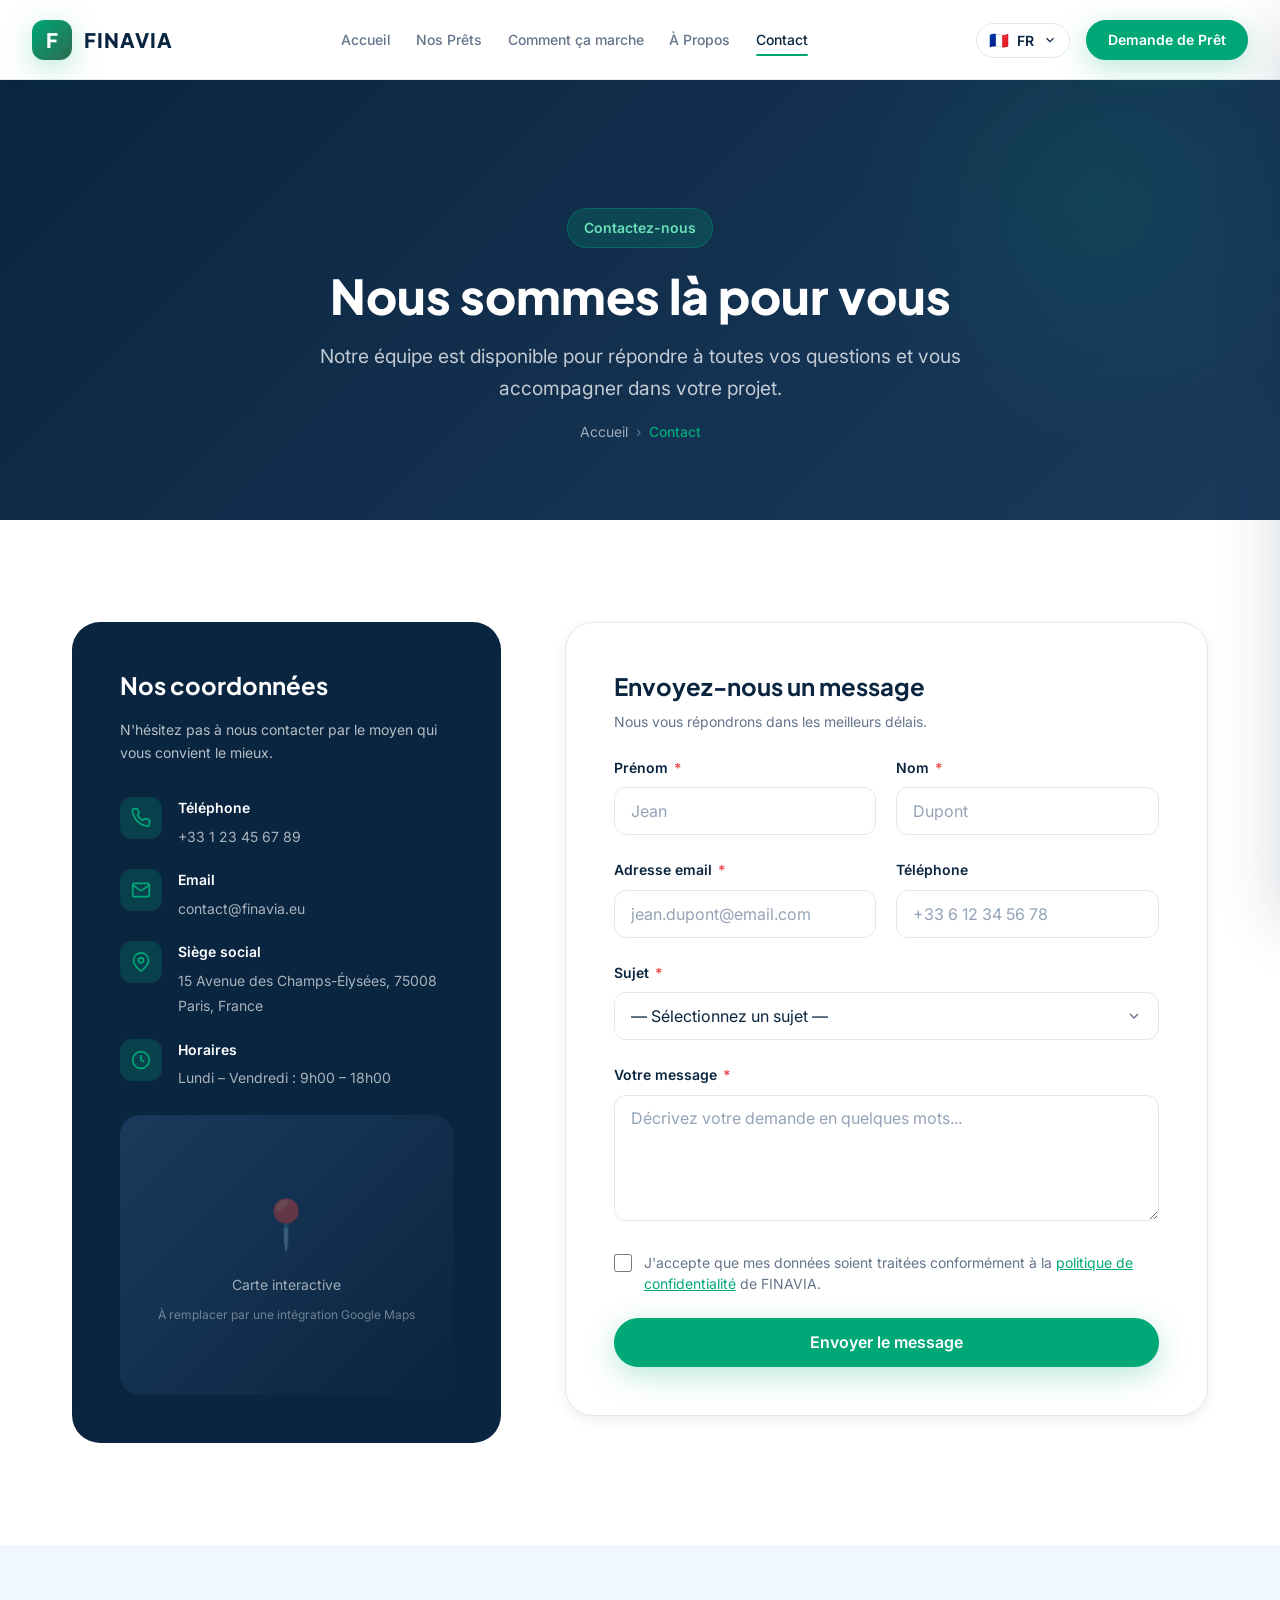
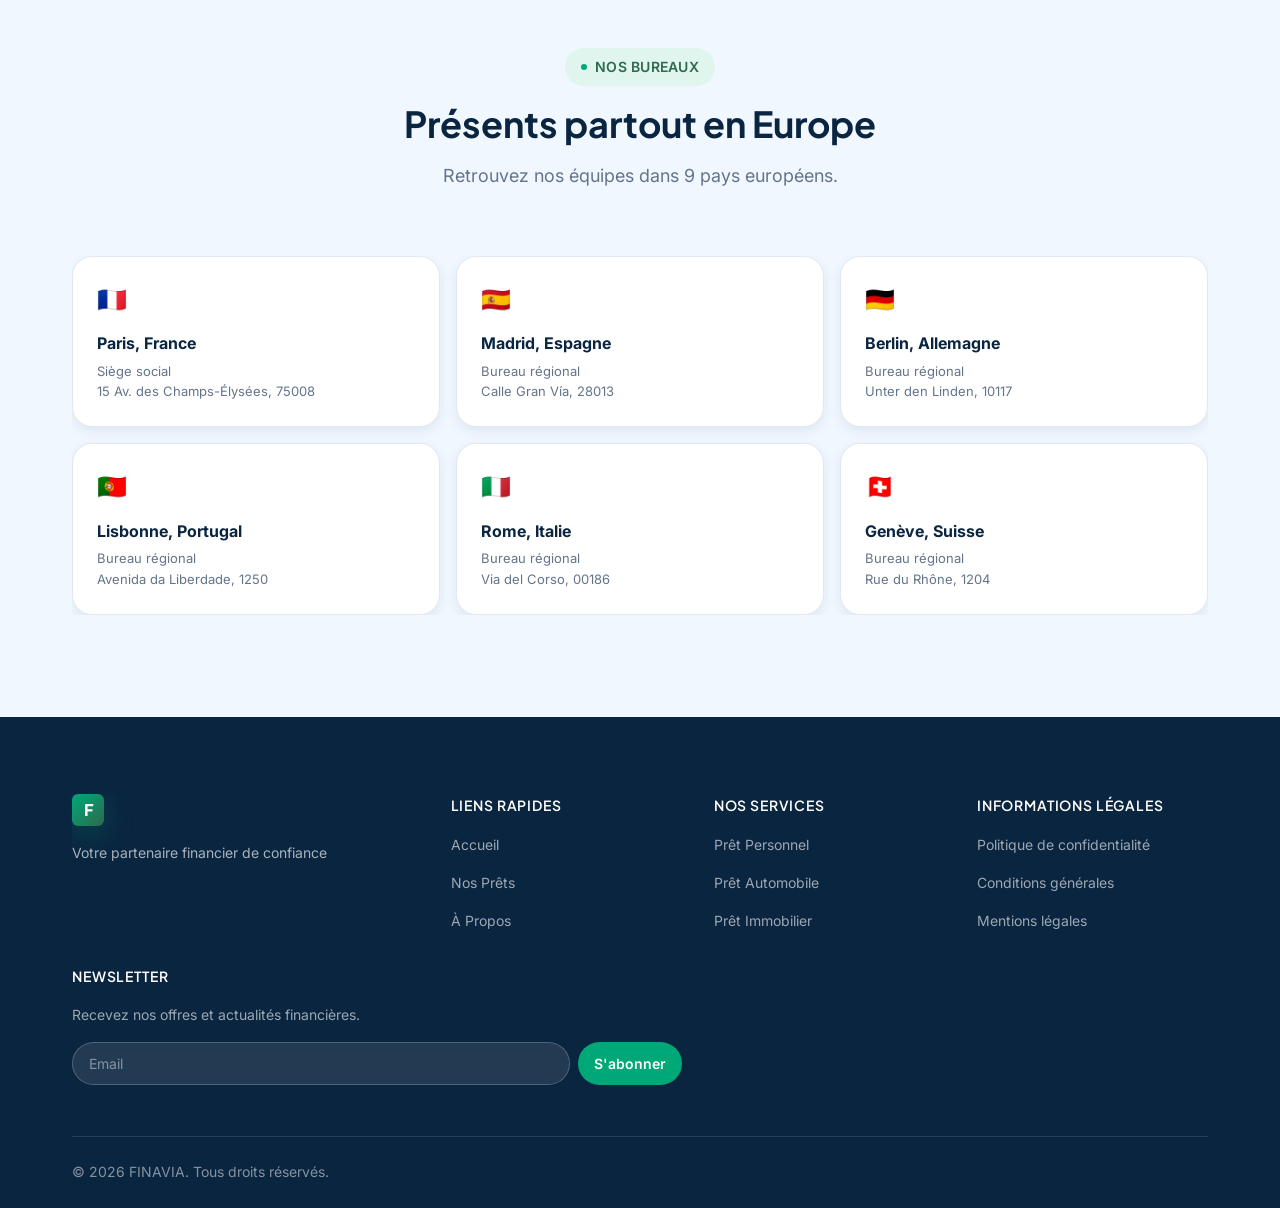
<file: contact.html>
<!DOCTYPE html>
<html lang="fr">
<head>
  <meta charset="UTF-8">
  <meta name="viewport" content="width=device-width, initial-scale=1.0">
  <title>Contact – Contactez FINAVIA | Partenaire financier européen</title>
  <meta name="description" content="Contactez FINAVIA par téléphone, email ou formulaire. Notre équipe est disponible du lundi au vendredi de 9h à 18h pour répondre à toutes vos questions.">
  <link rel="icon" type="image/svg+xml" href="assets/favicon.svg">
  <link rel="preconnect" href="https://fonts.googleapis.com">
  <link href="https://fonts.googleapis.com/css2?family=Plus+Jakarta+Sans:wght@400;500;600;700;800&family=Inter:wght@400;500;600;700&display=swap" rel="stylesheet">
  <link rel="stylesheet" href="css/main.css">
  <link rel="stylesheet" href="css/animations.css">
  <link rel="stylesheet" href="css/responsive.css">
</head>
<body>
  <a class="skip-link" href="#main-content">Aller au contenu principal</a>
  <div class="mobile-overlay" id="mobileOverlay"></div>

  <header class="site-header" id="site-header">
    <div class="container header-inner">
      <a href="index.html" class="header-logo"><div class="logo-icon">F</div><span class="logo-text">FINAVIA</span></a>
      <nav class="header-nav"><ul class="nav-list">
        <li><a href="index.html" class="nav-link" data-i18n="nav.home">Accueil</a></li>
        <li><a href="nos-prets.html" class="nav-link" data-i18n="nav.loans">Nos Prêts</a></li>
        <li><a href="comment-ca-marche.html" class="nav-link" data-i18n="nav.howItWorks">Comment ça marche</a></li>
        <li><a href="a-propos.html" class="nav-link" data-i18n="nav.about">À Propos</a></li>
        <li><a href="contact.html" class="nav-link" data-i18n="nav.contact">Contact</a></li>
      </ul></nav>
      <div class="header-actions">
        <div class="lang-switcher" id="langSwitcher">
          <button class="lang-current" id="langCurrent" aria-haspopup="true" aria-expanded="false">
            <span class="lang-flag" id="currentFlag">🇫🇷</span><span class="lang-code" id="currentCode">FR</span>
            <svg class="lang-chevron" viewBox="0 0 24 24" fill="none" stroke="currentColor" stroke-width="2"><polyline points="6 9 12 15 18 9"/></svg>
          </button>
          <div class="lang-dropdown" id="langDropdown" role="menu">
            <button class="lang-option" data-lang="fr">🇫🇷 Français</button>
            <button class="lang-option" data-lang="es">🇪🇸 Español</button>
            <button class="lang-option" data-lang="de">🇩🇪 Deutsch</button>
            <button class="lang-option" data-lang="pt">🇵🇹 Português</button>
            <button class="lang-option" data-lang="it">🇮🇹 Italiano</button>
          </div>
        </div>
        <a href="demande-de-pret.html" class="btn btn-primary btn-sm" data-i18n="nav.apply">Demande</a>
        <button class="hamburger" id="hamburger" aria-label="Menu" aria-expanded="false">
          <span class="hamburger-line"></span><span class="hamburger-line"></span><span class="hamburger-line"></span>
        </button>
      </div>
    </div>
    </header>

  <div class="mobile-menu" id="mobileMenu" aria-hidden="true">
      <div class="mobile-menu-inner">
        <div class="mobile-menu-header">
          <a href="index.html" class="header-logo"><div class="logo-icon logo-icon--sm">F</div><span class="logo-text">FINAVIA</span></a>
          <button class="mobile-menu-close" id="mobileClose"><svg viewBox="0 0 24 24" fill="none" stroke="currentColor" stroke-width="2"><line x1="18" y1="6" x2="6" y2="18"/><line x1="6" y1="6" x2="18" y2="18"/></svg></button>
        </div>
        <nav><ul class="mobile-nav-list">
          <li><a href="index.html" class="mobile-nav-link" data-i18n="nav.home">Accueil</a></li>
          <li><a href="nos-prets.html" class="mobile-nav-link" data-i18n="nav.loans">Nos Prêts</a></li>
          <li><a href="comment-ca-marche.html" class="mobile-nav-link" data-i18n="nav.howItWorks">Comment ça marche</a></li>
          <li><a href="a-propos.html" class="mobile-nav-link" data-i18n="nav.about">À Propos</a></li>
          <li><a href="contact.html" class="mobile-nav-link" data-i18n="nav.contact">Contact</a></li>
          <li><a href="demande-de-pret.html" class="mobile-nav-link mobile-cta" data-i18n="nav.apply">Demande de Prêt</a></li>
        </ul></nav>
        <div class="mobile-lang-section"><p class="mobile-lang-title">Langue</p>
          <div class="mobile-lang-grid">
            <button class="mobile-lang-btn active" data-lang="fr">🇫🇷 FR</button>
            <button class="mobile-lang-btn" data-lang="es">🇪🇸 ES</button>
            <button class="mobile-lang-btn" data-lang="de">🇩🇪 DE</button>
            <button class="mobile-lang-btn" data-lang="pt">🇵🇹 PT</button>
            <button class="mobile-lang-btn" data-lang="it">🇮🇹 IT</button>
          </div>
        </div>
      </div>
    </div>


  <main id="main-content">
    <!-- PAGE HERO -->
    <section class="page-hero">
      <div class="container page-hero-content">
        <span class="page-hero-badge" data-i18n="contact.hero.badge">Contactez-nous</span>
        <h1 class="page-hero-title" data-i18n="contact.hero.title">Nous sommes là pour vous</h1>
        <p class="page-hero-subtitle" data-i18n="contact.hero.subtitle">Notre équipe est disponible pour répondre à toutes vos questions et vous accompagner dans votre projet.</p>
        <nav class="breadcrumb">
          <a href="index.html" data-i18n="nav.home">Accueil</a>
          <span class="breadcrumb-sep">›</span>
          <span class="breadcrumb-current" data-i18n="nav.contact">Contact</span>
        </nav>
      </div>
    </section>

    <!-- SECTION CONTACT PRINCIPALE -->
    <section class="section">
      <div class="container">
        <div class="contact-layout">

          <!-- Infos contact -->
          <div class="contact-info-block reveal-left">
            <h2 class="contact-info-title" data-i18n="contact.info.title">Nos coordonnées</h2>
            <p class="contact-info-desc" data-i18n="contact.info.desc">N'hésitez pas à nous contacter par le moyen qui vous convient le mieux.</p>

            <div class="contact-details">
              <!-- Téléphone -->
              <div class="contact-detail">
                <div class="contact-detail-icon">
                  <svg viewBox="0 0 24 24" fill="none" stroke="currentColor" stroke-width="2">
                    <path d="M22 16.92v3a2 2 0 0 1-2.18 2 19.79 19.79 0 0 1-8.63-3.07A19.5 19.5 0 0 1 4.69 12 19.79 19.79 0 0 1 1.61 3.43 2 2 0 0 1 3.6 1h3a2 2 0 0 1 2 1.72c.127.96.361 1.903.7 2.81a2 2 0 0 1-.45 2.11L7.91 8.69a16 16 0 0 0 6.32 6.32l1.65-1.65a2 2 0 0 1 2.11-.45c.907.339 1.85.573 2.81.7A2 2 0 0 1 22 16.92z"/>
                  </svg>
                </div>
                <div class="contact-detail-text">
                  <strong data-i18n="contact.phone.label">Téléphone</strong>
                  <span><a href="tel:+33123456789" style="color:rgba(255,255,255,0.65);text-decoration:none;" data-i18n="contact.phone.value">+33 1 23 45 67 89</a></span>
                </div>
              </div>

              <!-- Email -->
              <div class="contact-detail">
                <div class="contact-detail-icon">
                  <svg viewBox="0 0 24 24" fill="none" stroke="currentColor" stroke-width="2">
                    <path d="M4 4h16c1.1 0 2 .9 2 2v12c0 1.1-.9 2-2 2H4c-1.1 0-2-.9-2-2V6c0-1.1.9-2 2-2z"/>
                    <polyline points="22,6 12,13 2,6"/>
                  </svg>
                </div>
                <div class="contact-detail-text">
                  <strong data-i18n="contact.email.label">Email</strong>
                  <span><a href="mailto:contact@finavia.eu" style="color:rgba(255,255,255,0.65);text-decoration:none;" data-i18n="contact.email.value">contact@finavia.eu</a></span>
                </div>
              </div>

              <!-- Adresse -->
              <div class="contact-detail">
                <div class="contact-detail-icon">
                  <svg viewBox="0 0 24 24" fill="none" stroke="currentColor" stroke-width="2">
                    <path d="M21 10c0 7-9 13-9 13s-9-6-9-13a9 9 0 0 1 18 0z"/>
                    <circle cx="12" cy="10" r="3"/>
                  </svg>
                </div>
                <div class="contact-detail-text">
                  <strong data-i18n="contact.address.label">Siège social</strong>
                  <span data-i18n="contact.address.value">15 Avenue des Champs-Élysées, 75008 Paris, France</span>
                </div>
              </div>

              <!-- Horaires -->
              <div class="contact-detail">
                <div class="contact-detail-icon">
                  <svg viewBox="0 0 24 24" fill="none" stroke="currentColor" stroke-width="2">
                    <circle cx="12" cy="12" r="10"/>
                    <polyline points="12 6 12 12 16 14"/>
                  </svg>
                </div>
                <div class="contact-detail-text">
                  <strong data-i18n="contact.hours.label">Horaires</strong>
                  <span data-i18n="contact.hours.value">Lundi – Vendredi : 9h00 – 18h00</span>
                </div>
              </div>
            </div>

            <!-- Carte placeholder -->
            <div class="map-placeholder">
              <div class="map-placeholder-icon">📍</div>
              <p class="map-placeholder-text" data-i18n="contact.map">Carte interactive</p>
              <p class="map-placeholder-sub" data-i18n="contact.map.sub">À remplacer par une intégration Google Maps</p>
            </div>
          </div>

          <!-- Formulaire -->
          <div class="contact-form-card reveal-right">
            <h2 class="contact-form-title" data-i18n="contact.form.title">Envoyez-nous un message</h2>
            <p class="contact-form-subtitle" data-i18n="contact.form.subtitle">Nous vous répondrons dans les meilleurs délais.</p>

            <!-- Message de succès (caché par défaut) -->
            <div id="contactSuccess" class="alert alert-success" style="display:none;margin-bottom:1.5rem;">
              <span>✓</span>
              <span data-i18n="contact.form.success">Message envoyé ! Nous vous répondrons sous 24 heures.</span>
            </div>

            <form id="contactForm" novalidate>
              <div class="form-grid">
                <div class="form-group">
                  <label class="form-label" for="contactFirstname">
                    <span data-i18n="contact.form.firstname">Prénom</span>
                    <span class="required" aria-hidden="true">*</span>
                  </label>
                  <input type="text" class="form-input" id="contactFirstname" name="firstname"
                         data-i18n-placeholder="form.ph.firstname" placeholder="Jean" required autocomplete="given-name">
                  <span class="form-error" id="contactFirstnameError" role="alert"></span>
                </div>
                <div class="form-group">
                  <label class="form-label" for="contactLastname">
                    <span data-i18n="contact.form.lastname">Nom</span>
                    <span class="required" aria-hidden="true">*</span>
                  </label>
                  <input type="text" class="form-input" id="contactLastname" name="lastname"
                         data-i18n-placeholder="form.ph.lastname" placeholder="Dupont" required autocomplete="family-name">
                  <span class="form-error" id="contactLastnameError" role="alert"></span>
                </div>
              </div>

              <div class="form-grid">
                <div class="form-group">
                  <label class="form-label" for="contactEmail">
                    <span data-i18n="contact.form.email">Adresse email</span>
                    <span class="required" aria-hidden="true">*</span>
                  </label>
                  <input type="email" class="form-input" id="contactEmail" name="email"
                         data-i18n-placeholder="form.ph.email" placeholder="jean.dupont@email.com" required autocomplete="email">
                  <span class="form-error" id="contactEmailError" role="alert"></span>
                </div>
                <div class="form-group">
                  <label class="form-label" for="contactPhone">
                    <span data-i18n="contact.form.phone">Téléphone</span>
                  </label>
                  <input type="tel" class="form-input" id="contactPhone" name="phone"
                         data-i18n-placeholder="form.ph.phone" placeholder="+33 6 12 34 56 78" autocomplete="tel">
                  <span class="form-error" id="contactPhoneError" role="alert"></span>
                </div>
              </div>

              <div class="form-group">
                <label class="form-label" for="contactSubject">
                  <span data-i18n="contact.form.subject">Sujet</span>
                  <span class="required" aria-hidden="true">*</span>
                </label>
                <select class="form-select" id="contactSubject" name="subject" required>
                  <option value="" disabled selected>— Sélectionnez un sujet —</option>
                  <option value="general" data-i18n-option="contact.subject.general">Question générale</option>
                  <option value="loan"    data-i18n-option="contact.subject.loan">Demande de prêt</option>
                  <option value="status"  data-i18n-option="contact.subject.status">Suivi de dossier</option>
                  <option value="complaint" data-i18n-option="contact.subject.complaint">Réclamation</option>
                  <option value="other"   data-i18n-option="contact.subject.other">Autre</option>
                </select>
                <span class="form-error" id="contactSubjectError" role="alert"></span>
              </div>

              <div class="form-group">
                <label class="form-label" for="contactMessage">
                  <span data-i18n="contact.form.message">Votre message</span>
                  <span class="required" aria-hidden="true">*</span>
                </label>
                <textarea class="form-textarea" id="contactMessage" name="message" rows="5"
                          placeholder="Décrivez votre demande en quelques mots..." required></textarea>
                <span class="form-error" id="contactMessageError" role="alert"></span>
              </div>

              <div class="form-group">
                <label class="form-check">
                  <input type="checkbox" id="contactConsent" name="consent" required>
                  <span class="form-check-label">
                    J'accepte que mes données soient traitées conformément à la
                    <a href="#" tabindex="-1">politique de confidentialité</a> de FINAVIA.
                  </span>
                </label>
                <span class="form-error" id="contactConsentError" role="alert"></span>
              </div>

              <button type="submit" class="btn btn-primary" style="width:100%;" data-i18n="contact.form.submit">
                Envoyer le message
              </button>
            </form>
          </div>
        </div>
      </div>
    </section>

    <!-- BUREAUX EUROPE -->
    <section class="section section--alt">
      <div class="container">
        <div class="section-header">
          <span class="section-badge">Nos bureaux</span>
          <h2 class="section-title">Présents partout en Europe</h2>
          <p class="section-subtitle">Retrouvez nos équipes dans 9 pays européens.</p>
        </div>
        <div class="office-cards-grid">
          <div class="card" style="padding:1.5rem;">
            <div style="font-size:1.5rem;margin-bottom:0.75rem;">🇫🇷</div>
            <h3 style="font-size:1rem;font-weight:700;color:var(--clr-primary);margin-bottom:0.25rem;">Paris, France</h3>
            <p style="font-size:0.8125rem;color:var(--clr-text-muted);">Siège social<br>15 Av. des Champs-Élysées, 75008</p>
          </div>
          <div class="card" style="padding:1.5rem;">
            <div style="font-size:1.5rem;margin-bottom:0.75rem;">🇪🇸</div>
            <h3 style="font-size:1rem;font-weight:700;color:var(--clr-primary);margin-bottom:0.25rem;">Madrid, Espagne</h3>
            <p style="font-size:0.8125rem;color:var(--clr-text-muted);">Bureau régional<br>Calle Gran Vía, 28013</p>
          </div>
          <div class="card" style="padding:1.5rem;">
            <div style="font-size:1.5rem;margin-bottom:0.75rem;">🇩🇪</div>
            <h3 style="font-size:1rem;font-weight:700;color:var(--clr-primary);margin-bottom:0.25rem;">Berlin, Allemagne</h3>
            <p style="font-size:0.8125rem;color:var(--clr-text-muted);">Bureau régional<br>Unter den Linden, 10117</p>
          </div>
          <div class="card" style="padding:1.5rem;">
            <div style="font-size:1.5rem;margin-bottom:0.75rem;">🇵🇹</div>
            <h3 style="font-size:1rem;font-weight:700;color:var(--clr-primary);margin-bottom:0.25rem;">Lisbonne, Portugal</h3>
            <p style="font-size:0.8125rem;color:var(--clr-text-muted);">Bureau régional<br>Avenida da Liberdade, 1250</p>
          </div>
          <div class="card" style="padding:1.5rem;">
            <div style="font-size:1.5rem;margin-bottom:0.75rem;">🇮🇹</div>
            <h3 style="font-size:1rem;font-weight:700;color:var(--clr-primary);margin-bottom:0.25rem;">Rome, Italie</h3>
            <p style="font-size:0.8125rem;color:var(--clr-text-muted);">Bureau régional<br>Via del Corso, 00186</p>
          </div>
          <div class="card" style="padding:1.5rem;">
            <div style="font-size:1.5rem;margin-bottom:0.75rem;">🇨🇭</div>
            <h3 style="font-size:1rem;font-weight:700;color:var(--clr-primary);margin-bottom:0.25rem;">Genève, Suisse</h3>
            <p style="font-size:0.8125rem;color:var(--clr-text-muted);">Bureau régional<br>Rue du Rhône, 1204</p>
          </div>
        </div>
      </div>
    </section>
  </main>

  <footer class="site-footer"><div class="container">
    <div class="footer-grid">
      <div class="footer-brand"><a href="index.html" class="footer-logo"><div class="logo-icon logo-icon--sm">F</div><span class="logo-text">FINAVIA</span></a><p class="footer-tagline" data-i18n="footer.tagline">Votre partenaire financier de confiance</p></div>
      <div class="footer-col"><h3 class="footer-heading" data-i18n="footer.links">Liens rapides</h3><ul class="footer-links"><li><a href="index.html" data-i18n="nav.home">Accueil</a></li><li><a href="nos-prets.html" data-i18n="nav.loans">Nos Prêts</a></li><li><a href="a-propos.html" data-i18n="nav.about">À Propos</a></li></ul></div>
      <div class="footer-col"><h3 class="footer-heading" data-i18n="footer.services">Services</h3><ul class="footer-links"><li><a href="nos-prets.html#personnel" data-i18n="service.personal.title">Prêt Personnel</a></li><li><a href="nos-prets.html#auto" data-i18n="service.auto.title">Prêt Auto</a></li><li><a href="nos-prets.html#immo" data-i18n="service.immo.title">Prêt Immobilier</a></li></ul></div>
      <div class="footer-col"><h3 class="footer-heading" data-i18n="footer.legal">Légal</h3><ul class="footer-links"><li><a href="#" data-i18n="footer.privacy">Confidentialité</a></li><li><a href="#" data-i18n="footer.terms">CGU</a></li><li><a href="#" data-i18n="footer.legal_notice">Mentions légales</a></li></ul></div>
      <div class="footer-col"><h3 class="footer-heading" data-i18n="footer.newsletter">Newsletter</h3><p class="footer-newsletter-desc" data-i18n="footer.newsletter.desc">Recevez nos offres.</p><div class="newsletter-form"><input type="email" class="newsletter-input" id="newsletterEmail" placeholder="Email"><button class="newsletter-btn" id="newsletterBtn" data-i18n="footer.newsletter.btn">S'abonner</button></div></div>
    </div>
    <div class="footer-bottom"><p class="footer-copy">© <span id="currentYear">2024</span> FINAVIA. <span data-i18n="footer.rights">Tous droits réservés</span>.</p></div>
  </div></footer>

  <script src="js/i18n.js"></script>
  <script src="js/main.js"></script>
  <script src="js/animations.js"></script>
  <script src="js/form.js"></script>
</body>
</html>
</file>
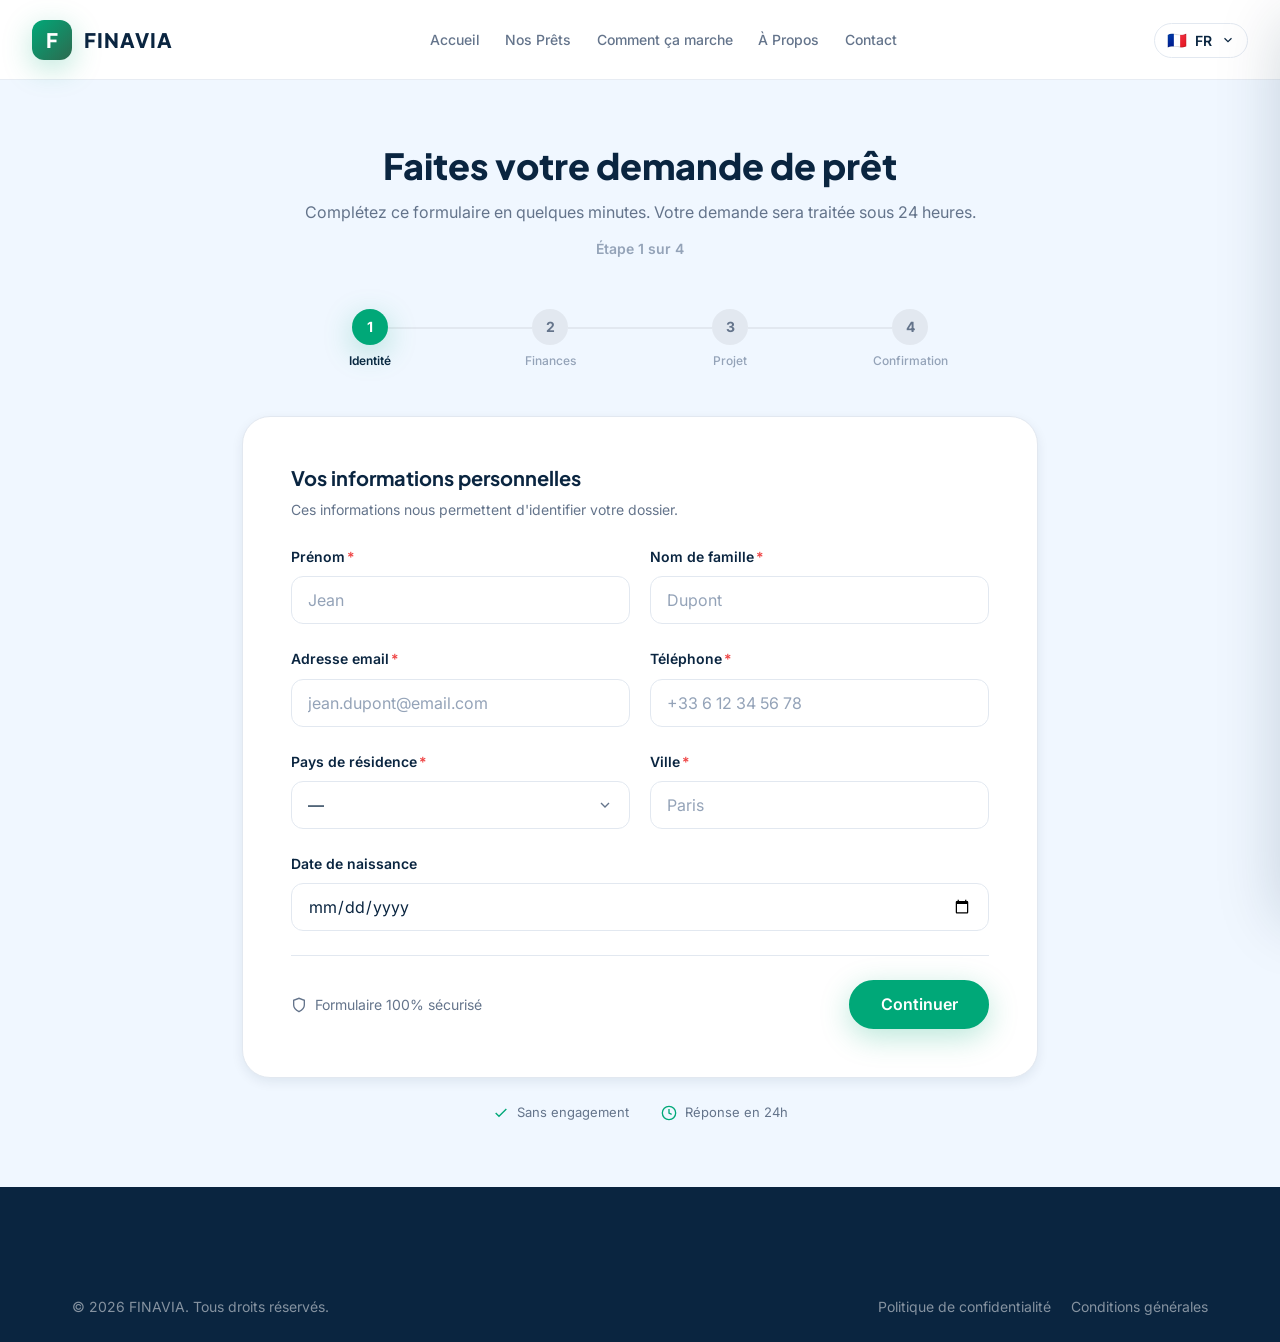
<file: demande-de-pret.html>
<!DOCTYPE html>
<html lang="fr">
<head>
  <meta charset="UTF-8">
  <meta name="viewport" content="width=device-width, initial-scale=1.0">
  <title>Demande de Prêt – Réponse en 24h | FINAVIA</title>
  <meta name="description" content="Faites votre demande de prêt FINAVIA en ligne en 5 minutes. Formulaire sécurisé, sans engagement, réponse sous 24 heures ouvrées.">
  <meta name="robots" content="noindex, follow">
  <link rel="icon" type="image/svg+xml" href="assets/favicon.svg">
  <link rel="preconnect" href="https://fonts.googleapis.com">
  <link href="https://fonts.googleapis.com/css2?family=Plus+Jakarta+Sans:wght@400;500;600;700;800&family=Inter:wght@400;500;600;700&display=swap" rel="stylesheet">
  <link rel="stylesheet" href="css/main.css">
  <link rel="stylesheet" href="css/animations.css">
  <link rel="stylesheet" href="css/responsive.css">
</head>
<body>
  <a class="skip-link" href="#main-content">Aller au contenu principal</a>
  <div class="mobile-overlay" id="mobileOverlay"></div>

  <header class="site-header" id="site-header">
    <div class="container header-inner">
      <a href="index.html" class="header-logo"><div class="logo-icon">F</div><span class="logo-text">FINAVIA</span></a>
      <nav class="header-nav"><ul class="nav-list">
        <li><a href="index.html" class="nav-link" data-i18n="nav.home">Accueil</a></li>
        <li><a href="nos-prets.html" class="nav-link" data-i18n="nav.loans">Nos Prêts</a></li>
        <li><a href="comment-ca-marche.html" class="nav-link" data-i18n="nav.howItWorks">Comment ça marche</a></li>
        <li><a href="a-propos.html" class="nav-link" data-i18n="nav.about">À Propos</a></li>
        <li><a href="contact.html" class="nav-link" data-i18n="nav.contact">Contact</a></li>
      </ul></nav>
      <div class="header-actions">
        <div class="lang-switcher" id="langSwitcher">
          <button class="lang-current" id="langCurrent" aria-haspopup="true" aria-expanded="false">
            <span class="lang-flag" id="currentFlag">🇫🇷</span><span class="lang-code" id="currentCode">FR</span>
            <svg class="lang-chevron" viewBox="0 0 24 24" fill="none" stroke="currentColor" stroke-width="2"><polyline points="6 9 12 15 18 9"/></svg>
          </button>
          <div class="lang-dropdown" id="langDropdown" role="menu">
            <button class="lang-option" data-lang="fr">🇫🇷 Français</button>
            <button class="lang-option" data-lang="es">🇪🇸 Español</button>
            <button class="lang-option" data-lang="de">🇩🇪 Deutsch</button>
            <button class="lang-option" data-lang="pt">🇵🇹 Português</button>
            <button class="lang-option" data-lang="it">🇮🇹 Italiano</button>
          </div>
        </div>
        <button class="hamburger" id="hamburger" aria-label="Menu" aria-expanded="false">
          <span class="hamburger-line"></span><span class="hamburger-line"></span><span class="hamburger-line"></span>
        </button>
      </div>
    </div>
    </header>

  <div class="mobile-menu" id="mobileMenu" aria-hidden="true">
      <div class="mobile-menu-inner">
        <div class="mobile-menu-header">
          <a href="index.html" class="header-logo"><div class="logo-icon logo-icon--sm">F</div><span class="logo-text">FINAVIA</span></a>
          <button class="mobile-menu-close" id="mobileClose"><svg viewBox="0 0 24 24" fill="none" stroke="currentColor" stroke-width="2"><line x1="18" y1="6" x2="6" y2="18"/><line x1="6" y1="6" x2="18" y2="18"/></svg></button>
        </div>
        <nav><ul class="mobile-nav-list">
          <li><a href="index.html" class="mobile-nav-link" data-i18n="nav.home">Accueil</a></li>
          <li><a href="nos-prets.html" class="mobile-nav-link" data-i18n="nav.loans">Nos Prêts</a></li>
          <li><a href="comment-ca-marche.html" class="mobile-nav-link" data-i18n="nav.howItWorks">Comment ça marche</a></li>
          <li><a href="a-propos.html" class="mobile-nav-link" data-i18n="nav.about">À Propos</a></li>
          <li><a href="contact.html" class="mobile-nav-link" data-i18n="nav.contact">Contact</a></li>
        </ul></nav>
        <div class="mobile-lang-section"><p class="mobile-lang-title">Langue</p>
          <div class="mobile-lang-grid">
            <button class="mobile-lang-btn active" data-lang="fr">🇫🇷 FR</button>
            <button class="mobile-lang-btn" data-lang="es">🇪🇸 ES</button>
            <button class="mobile-lang-btn" data-lang="de">🇩🇪 DE</button>
            <button class="mobile-lang-btn" data-lang="pt">🇵🇹 PT</button>
            <button class="mobile-lang-btn" data-lang="it">🇮🇹 IT</button>
          </div>
        </div>
      </div>
    </div>


  <main id="main-content">
    <div class="loan-form-page">
      <div class="loan-form-wrapper">

        <!-- En-tête formulaire -->
        <div class="loan-form-header">
          <h1 class="loan-form-title" data-i18n="form.hero.title">Faites votre demande de prêt</h1>
          <p class="loan-form-subtitle" data-i18n="form.hero.subtitle">Complétez ce formulaire en quelques minutes. Votre demande sera traitée sous 24 heures.</p>
          <p id="stepCounter" style="margin-top:0.75rem;font-size:0.875rem;color:var(--clr-text-light);font-weight:600;">Étape 1 sur 4</p>
        </div>

        <!-- Barre de progression -->
        <div class="form-progress">
          <div class="form-progress-steps">
            <div class="progress-step-item active" data-step="1">
              <div class="progress-step-num">1</div>
              <span class="progress-step-label" data-i18n="form.progress.step1">Identité</span>
            </div>
            <div class="progress-step-item" data-step="2">
              <div class="progress-step-num">2</div>
              <span class="progress-step-label" data-i18n="form.progress.step2">Finances</span>
            </div>
            <div class="progress-step-item" data-step="3">
              <div class="progress-step-num">3</div>
              <span class="progress-step-label" data-i18n="form.progress.step3">Projet</span>
            </div>
            <div class="progress-step-item" data-step="4">
              <div class="progress-step-num">4</div>
              <span class="progress-step-label" data-i18n="form.progress.step4">Confirmation</span>
            </div>
          </div>
        </div>

        <!-- Carte formulaire -->
        <div class="form-step-card">
          <form id="loanForm" novalidate>

            <!-- ============================================
                 ÉTAPE 1 : IDENTITÉ
                 ============================================ -->
            <div class="form-step active" id="step1">
              <h2 class="form-step-title" data-i18n="form.step1.title">Vos informations personnelles</h2>
              <p class="form-step-desc" data-i18n="form.step1.desc">Ces informations nous permettent d'identifier votre dossier.</p>

              <div class="form-grid">
                <div class="form-group">
                  <label class="form-label" for="fieldFirstname">
                    <span data-i18n="form.field.firstname">Prénom</span><span class="required">*</span>
                  </label>
                  <input type="text" class="form-input" id="fieldFirstname" required
                         data-i18n-placeholder="form.ph.firstname" placeholder="Jean" autocomplete="given-name">
                  <span class="form-error" id="fieldFirstnameError"></span>
                </div>
                <div class="form-group">
                  <label class="form-label" for="fieldLastname">
                    <span data-i18n="form.field.lastname">Nom de famille</span><span class="required">*</span>
                  </label>
                  <input type="text" class="form-input" id="fieldLastname" required
                         data-i18n-placeholder="form.ph.lastname" placeholder="Dupont" autocomplete="family-name">
                  <span class="form-error" id="fieldLastnameError"></span>
                </div>
              </div>

              <div class="form-grid">
                <div class="form-group">
                  <label class="form-label" for="fieldEmail">
                    <span data-i18n="form.field.email">Adresse email</span><span class="required">*</span>
                  </label>
                  <input type="email" class="form-input" id="fieldEmail" required
                         data-i18n-placeholder="form.ph.email" placeholder="jean.dupont@email.com" autocomplete="email">
                  <span class="form-error" id="fieldEmailError"></span>
                </div>
                <div class="form-group">
                  <label class="form-label" for="fieldPhone">
                    <span data-i18n="form.field.phone">Téléphone</span><span class="required">*</span>
                  </label>
                  <input type="tel" class="form-input" id="fieldPhone" required
                         data-i18n-placeholder="form.ph.phone" placeholder="+33 6 12 34 56 78" autocomplete="tel">
                  <span class="form-error" id="fieldPhoneError"></span>
                </div>
              </div>

              <div class="form-grid">
                <div class="form-group">
                  <label class="form-label" for="fieldCountry">
                    <span data-i18n="form.field.country">Pays de résidence</span><span class="required">*</span>
                  </label>
                  <select class="form-select" id="fieldCountry" required>
                    <option value="" disabled selected>—</option>
                    <option value="FR" data-i18n-option="country.fr">France</option>
                    <option value="ES" data-i18n-option="country.es">Espagne</option>
                    <option value="DE" data-i18n-option="country.de">Allemagne</option>
                    <option value="PT" data-i18n-option="country.pt">Portugal</option>
                    <option value="IT" data-i18n-option="country.it">Italie</option>
                    <option value="CH" data-i18n-option="country.ch">Suisse</option>
                    <option value="BE" data-i18n-option="country.be">Belgique</option>
                    <option value="MC" data-i18n-option="country.mc">Monaco</option>
                    <option value="LU" data-i18n-option="country.lu">Luxembourg</option>
                  </select>
                  <span class="form-error" id="fieldCountryError"></span>
                </div>
                <div class="form-group">
                  <label class="form-label" for="fieldCity">
                    <span data-i18n="form.field.city">Ville</span><span class="required">*</span>
                  </label>
                  <input type="text" class="form-input" id="fieldCity" required
                         data-i18n-placeholder="form.ph.city" placeholder="Paris" autocomplete="address-level2">
                  <span class="form-error" id="fieldCityError"></span>
                </div>
              </div>

              <div class="form-group">
                <label class="form-label" for="fieldBirthdate">
                  <span data-i18n="form.field.birthdate">Date de naissance</span>
                </label>
                <input type="date" class="form-input" id="fieldBirthdate" autocomplete="bday">
              </div>
            </div>

            <!-- ============================================
                 ÉTAPE 2 : SITUATION FINANCIÈRE
                 ============================================ -->
            <div class="form-step" id="step2">
              <h2 class="form-step-title" data-i18n="form.step2.title">Votre situation financière</h2>
              <p class="form-step-desc" data-i18n="form.step2.desc">Ces données sont nécessaires pour analyser votre capacité de remboursement.</p>

              <div class="form-group">
                <label class="form-label" for="fieldProfession">
                  <span data-i18n="form.field.profession">Profession</span><span class="required">*</span>
                </label>
                <select class="form-select" id="fieldProfession" required>
                  <option value="" disabled selected>—</option>
                  <option value="employee" data-i18n-option="profession.employee">Salarié(e)</option>
                  <option value="civil"    data-i18n-option="profession.civil">Fonctionnaire</option>
                  <option value="self"     data-i18n-option="profession.self">Indépendant(e) / Auto-entrepreneur</option>
                  <option value="manager"  data-i18n-option="profession.manager">Dirigeant(e) d'entreprise</option>
                  <option value="retired"  data-i18n-option="profession.retired">Retraité(e)</option>
                  <option value="student"  data-i18n-option="profession.student">Étudiant(e)</option>
                  <option value="other"    data-i18n-option="profession.other">Autre</option>
                </select>
                <span class="form-error" id="fieldProfessionError"></span>
              </div>

              <div class="form-grid">
                <div class="form-group">
                  <label class="form-label" for="fieldIncome">
                    <span data-i18n="form.field.income">Revenus nets mensuels (€)</span><span class="required">*</span>
                  </label>
                  <input type="number" class="form-input" id="fieldIncome" required min="0" step="50"
                         data-i18n-placeholder="form.ph.income" placeholder="Ex : 3 000">
                  <span class="form-error" id="fieldIncomeError"></span>
                </div>
                <div class="form-group">
                  <label class="form-label" for="fieldCharges">
                    <span data-i18n="form.field.charges">Charges mensuelles (€)</span>
                  </label>
                  <input type="number" class="form-input" id="fieldCharges" min="0" step="50"
                         data-i18n-placeholder="form.ph.charges" placeholder="Ex : 500">
                  <span class="form-error" id="fieldChargesError"></span>
                </div>
              </div>

              <div class="alert alert-info">
                <span>ℹ️</span>
                <span>Ces informations resteront strictement confidentielles et ne seront utilisées que pour l'analyse de votre dossier, conformément à notre politique RGPD.</span>
              </div>
            </div>

            <!-- ============================================
                 ÉTAPE 3 : PROJET DE FINANCEMENT
                 ============================================ -->
            <div class="form-step" id="step3">
              <h2 class="form-step-title" data-i18n="form.step3.title">Votre projet de financement</h2>
              <p class="form-step-desc" data-i18n="form.step3.desc">Décrivez le projet que vous souhaitez financer.</p>

              <div class="form-group">
                <label class="form-label" for="fieldLoanType">
                  <span data-i18n="form.field.loanType">Type de prêt souhaité</span><span class="required">*</span>
                </label>
                <select class="form-select" id="fieldLoanType" required>
                  <option value="" disabled selected>—</option>
                  <option value="personal"      data-i18n-option="loantype.personal">Prêt Personnel</option>
                  <option value="auto"          data-i18n-option="loantype.auto">Prêt Automobile</option>
                  <option value="travaux"       data-i18n-option="loantype.travaux">Prêt Travaux</option>
                  <option value="immo"          data-i18n-option="loantype.immo">Prêt Immobilier</option>
                  <option value="regroupement"  data-i18n-option="loantype.regroupement">Regroupement de Crédits</option>
                  <option value="other"         data-i18n-option="loantype.other">Autre</option>
                </select>
                <span class="form-error" id="fieldLoanTypeError"></span>
              </div>

              <div class="form-group">
                <label class="form-label" for="rangeAmount">
                  <span data-i18n="form.field.amount">Montant souhaité (€)</span><span class="required">*</span>
                </label>
                <input type="range" class="form-range" id="rangeAmount" min="1000" max="200000" step="500" value="15000">
                <div class="range-values"><span>1 000 €</span><span id="amountDisplay" style="font-weight:700;color:var(--clr-primary);">15 000 €</span><span>200 000 €</span></div>
                <input type="hidden" id="fieldAmount" value="15000" required>
                <span class="form-error" id="fieldAmountError"></span>
              </div>

              <div class="form-group">
                <label class="form-label" for="fieldDuration">
                  <span data-i18n="form.field.duration">Durée souhaitée (mois)</span><span class="required">*</span>
                </label>
                <select class="form-select" id="fieldDuration" required>
                  <option value="" disabled selected>—</option>
                  <option value="12">12 mois</option>
                  <option value="24">24 mois</option>
                  <option value="36">36 mois</option>
                  <option value="48">48 mois</option>
                  <option value="60" selected>60 mois</option>
                  <option value="72">72 mois</option>
                  <option value="84">84 mois</option>
                  <option value="120">120 mois</option>
                </select>
                <span class="form-error" id="fieldDurationError"></span>
              </div>

              <div class="form-group">
                <label class="form-label" for="fieldDescription">
                  <span data-i18n="form.field.description">Description de votre projet</span>
                </label>
                <textarea class="form-textarea" id="fieldDescription" rows="4"
                          data-i18n-placeholder="form.ph.description" placeholder="Décrivez votre projet en quelques mots..."></textarea>
              </div>
            </div>

            <!-- ============================================
                 ÉTAPE 4 : RÉCAPITULATIF
                 ============================================ -->
            <div class="form-step" id="step4">
              <h2 class="form-step-title" data-i18n="form.step4.title">Récapitulatif et confirmation</h2>
              <p class="form-step-desc" data-i18n="form.step4.desc">Vérifiez vos informations avant de soumettre votre demande.</p>

              <!-- Récap identité -->
              <div class="form-recap">
                <h3 class="form-recap-title" data-i18n="form.recap.identity">📋 Identité</h3>
                <div class="form-recap-grid">
                  <div class="form-recap-item"><label>Prénom</label><span id="recapFirstname">—</span></div>
                  <div class="form-recap-item"><label>Nom</label><span id="recapLastname">—</span></div>
                  <div class="form-recap-item"><label>Email</label><span id="recapEmail">—</span></div>
                  <div class="form-recap-item"><label>Téléphone</label><span id="recapPhone">—</span></div>
                  <div class="form-recap-item"><label>Pays</label><span id="recapCountry">—</span></div>
                  <div class="form-recap-item"><label>Ville</label><span id="recapCity">—</span></div>
                </div>
              </div>

              <!-- Récap finances -->
              <div class="form-recap">
                <h3 class="form-recap-title" data-i18n="form.recap.financial">💰 Situation financière</h3>
                <div class="form-recap-grid">
                  <div class="form-recap-item"><label>Profession</label><span id="recapProfession">—</span></div>
                  <div class="form-recap-item"><label>Revenus</label><span id="recapIncome">—</span></div>
                  <div class="form-recap-item"><label>Charges</label><span id="recapCharges">—</span></div>
                </div>
              </div>

              <!-- Récap projet -->
              <div class="form-recap">
                <h3 class="form-recap-title" data-i18n="form.recap.project">🎯 Projet</h3>
                <div class="form-recap-grid">
                  <div class="form-recap-item"><label>Type de prêt</label><span id="recapLoanType">—</span></div>
                  <div class="form-recap-item"><label>Montant</label><span id="recapAmount">—</span></div>
                  <div class="form-recap-item"><label>Durée</label><span id="recapDuration">—</span></div>
                </div>
              </div>

              <div class="form-group">
                <label class="form-check">
                  <input type="checkbox" id="fieldConsent" required>
                  <span class="form-check-label" data-i18n="form.field.consent">
                    J'accepte les conditions générales d'utilisation et la politique de confidentialité de FINAVIA.
                  </span>
                </label>
                <span class="form-error" id="consentError"></span>
              </div>

              <div class="form-group">
                <label class="form-check">
                  <input type="checkbox" id="fieldNewsletter">
                  <span class="form-check-label" data-i18n="form.field.newsletter">
                    Je souhaite recevoir les offres et actualités de FINAVIA.
                  </span>
                </label>
              </div>
            </div>

            <!-- Navigation du formulaire -->
            <div class="form-step-divider"></div>
            <div class="form-nav">
              <button type="button" class="btn btn-secondary" id="btnBack" style="display:none;" data-i18n="form.btn.back">
                Retour
              </button>
              <div class="form-nav-info">
                <svg viewBox="0 0 24 24" fill="none" stroke="currentColor" stroke-width="2" width="16" height="16">
                  <path d="M12 22s8-4 8-10V5l-8-3-8 3v7c0 6 8 10 8 10z"/>
                </svg>
                <span data-i18n="form.trust.secure">Formulaire 100% sécurisé</span>
              </div>
              <button type="button" class="btn btn-primary" id="btnNext" data-i18n="form.btn.next">
                Continuer
              </button>
              <button type="button" class="btn btn-primary" id="btnSubmit" style="display:none;" data-i18n="form.btn.submit">
                Soumettre ma demande
              </button>
            </div>
          </form>
        </div>

        <!-- Badges de confiance -->
        <div style="display:flex;justify-content:center;gap:2rem;flex-wrap:wrap;margin-top:1.5rem;">
          <div style="display:flex;align-items:center;gap:0.5rem;font-size:0.8125rem;color:var(--clr-text-muted);">
            <svg width="16" height="16" viewBox="0 0 24 24" fill="none" stroke="#00A878" stroke-width="2"><polyline points="20 6 9 17 4 12"/></svg>
            <span data-i18n="form.trust.no_commitment">Sans engagement</span>
          </div>
          <div style="display:flex;align-items:center;gap:0.5rem;font-size:0.8125rem;color:var(--clr-text-muted);">
            <svg width="16" height="16" viewBox="0 0 24 24" fill="none" stroke="#00A878" stroke-width="2"><circle cx="12" cy="12" r="10"/><polyline points="12 6 12 12 16 14"/></svg>
            <span data-i18n="form.trust.fast">Réponse en 24h</span>
          </div>
        </div>
      </div>
    </div>
  </main>

  <footer class="site-footer"><div class="container">
    <div class="footer-bottom" style="border-top:none;padding-top:2rem;">
      <p class="footer-copy">© <span id="currentYear">2024</span> FINAVIA. <span data-i18n="footer.rights">Tous droits réservés</span>.</p>
      <div class="footer-bottom-links">
        <a href="#" data-i18n="footer.privacy">Confidentialité</a>
        <a href="#" data-i18n="footer.terms">CGU</a>
      </div>
    </div>
  </div></footer>

  <script src="js/i18n.js"></script>
  <script src="js/main.js"></script>
  <script src="js/form.js"></script>
</body>
</html>
</file>
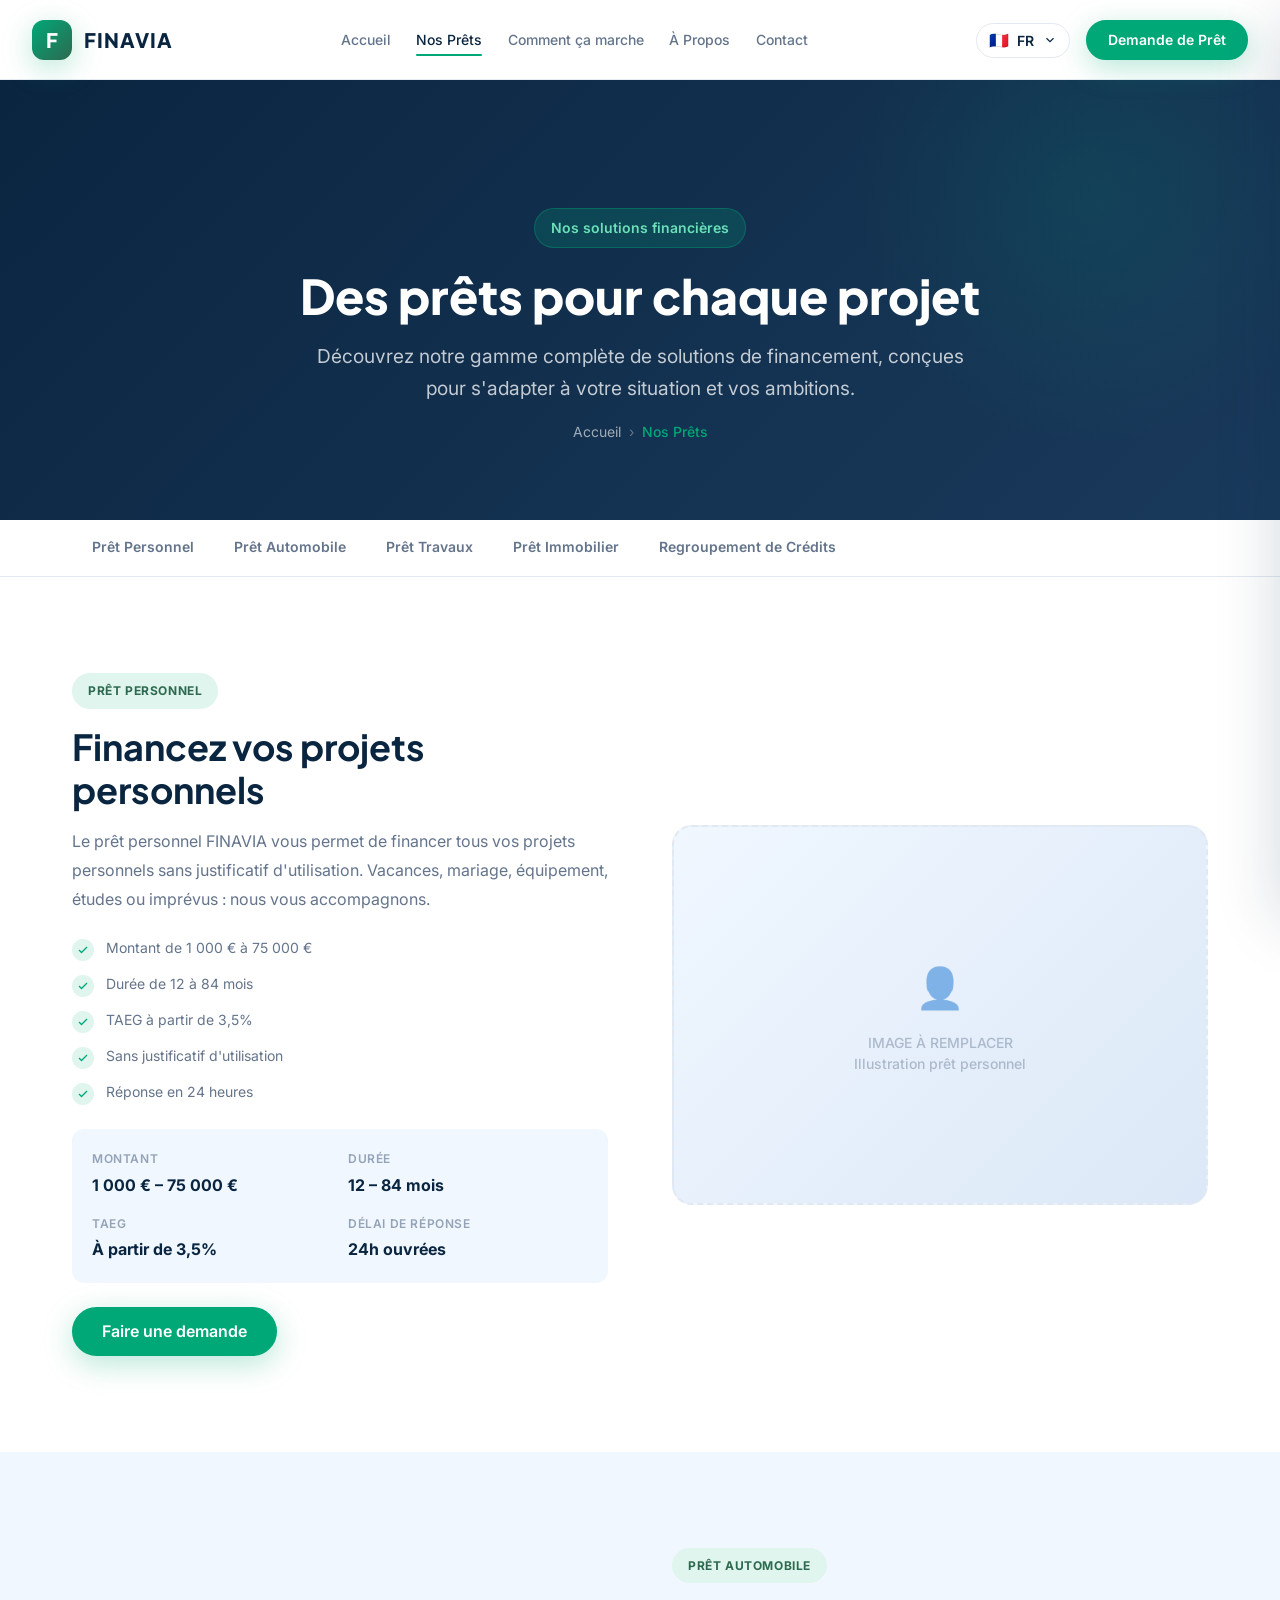
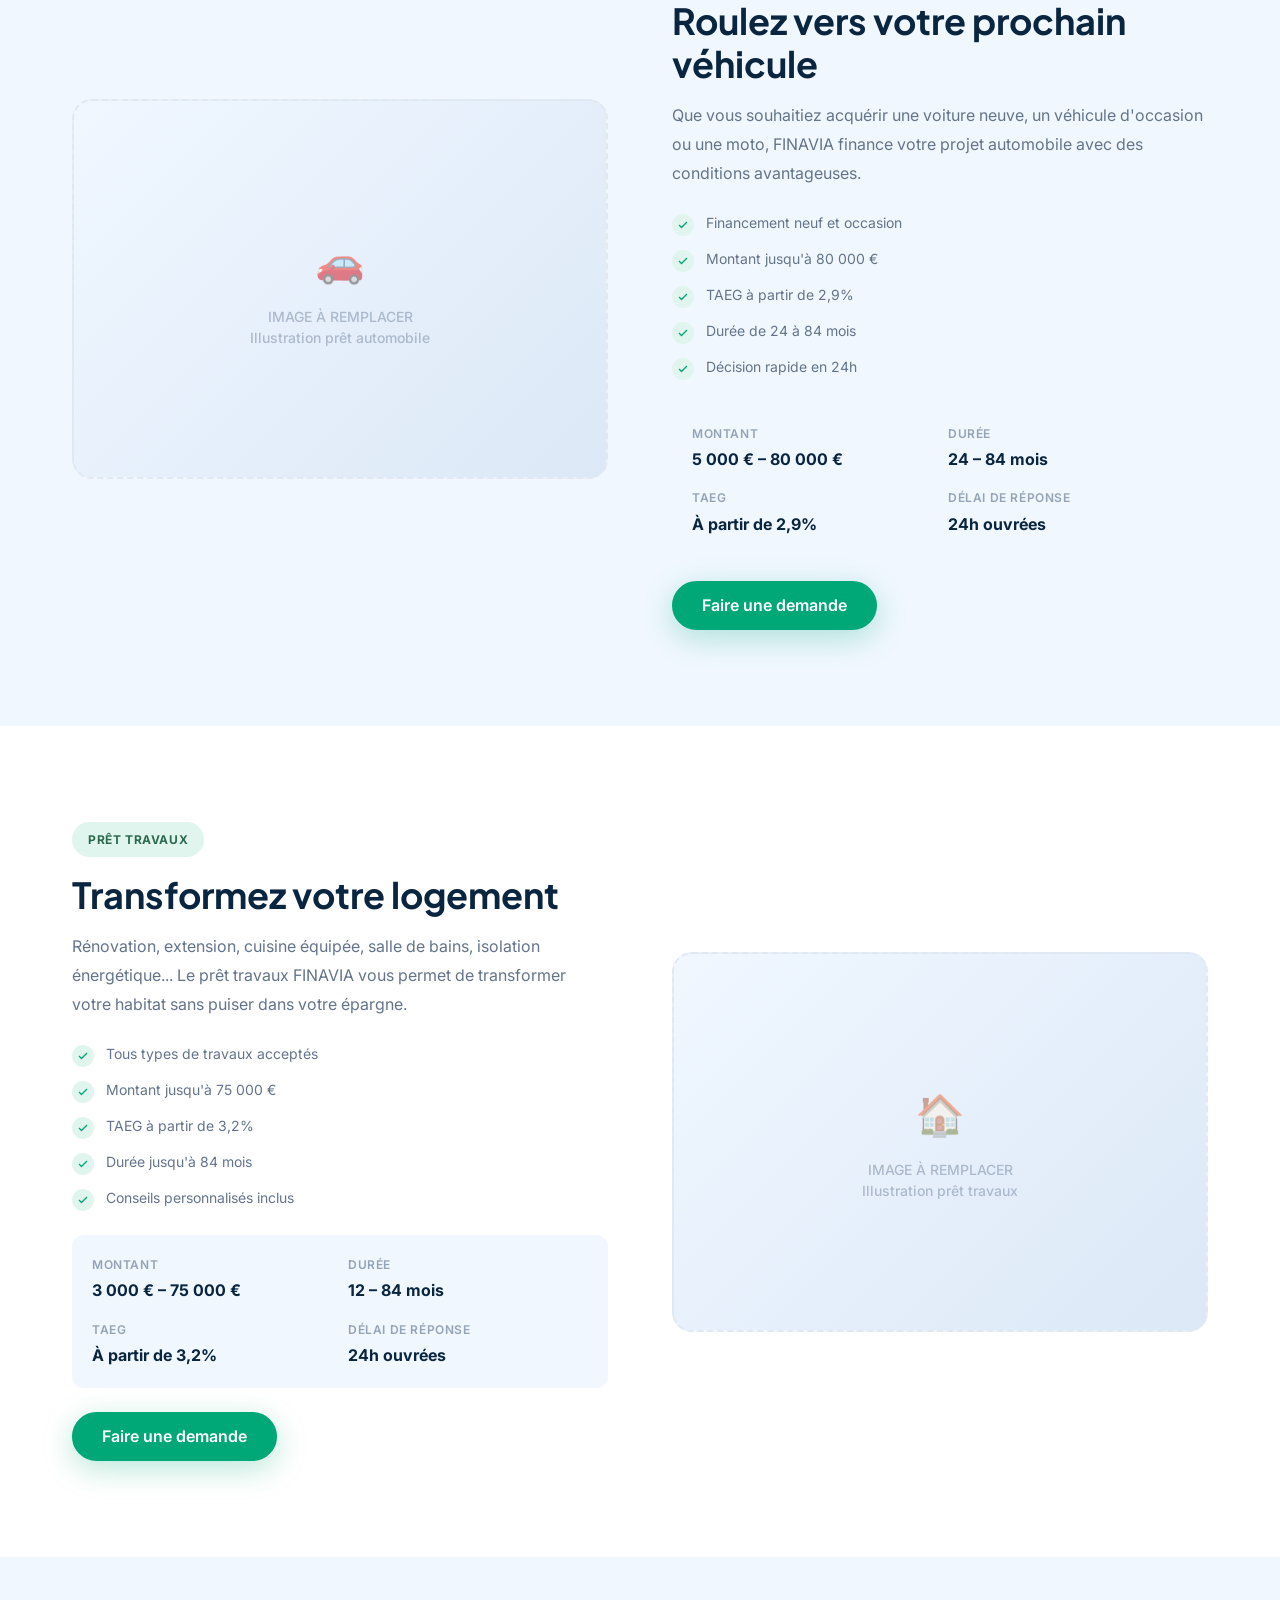
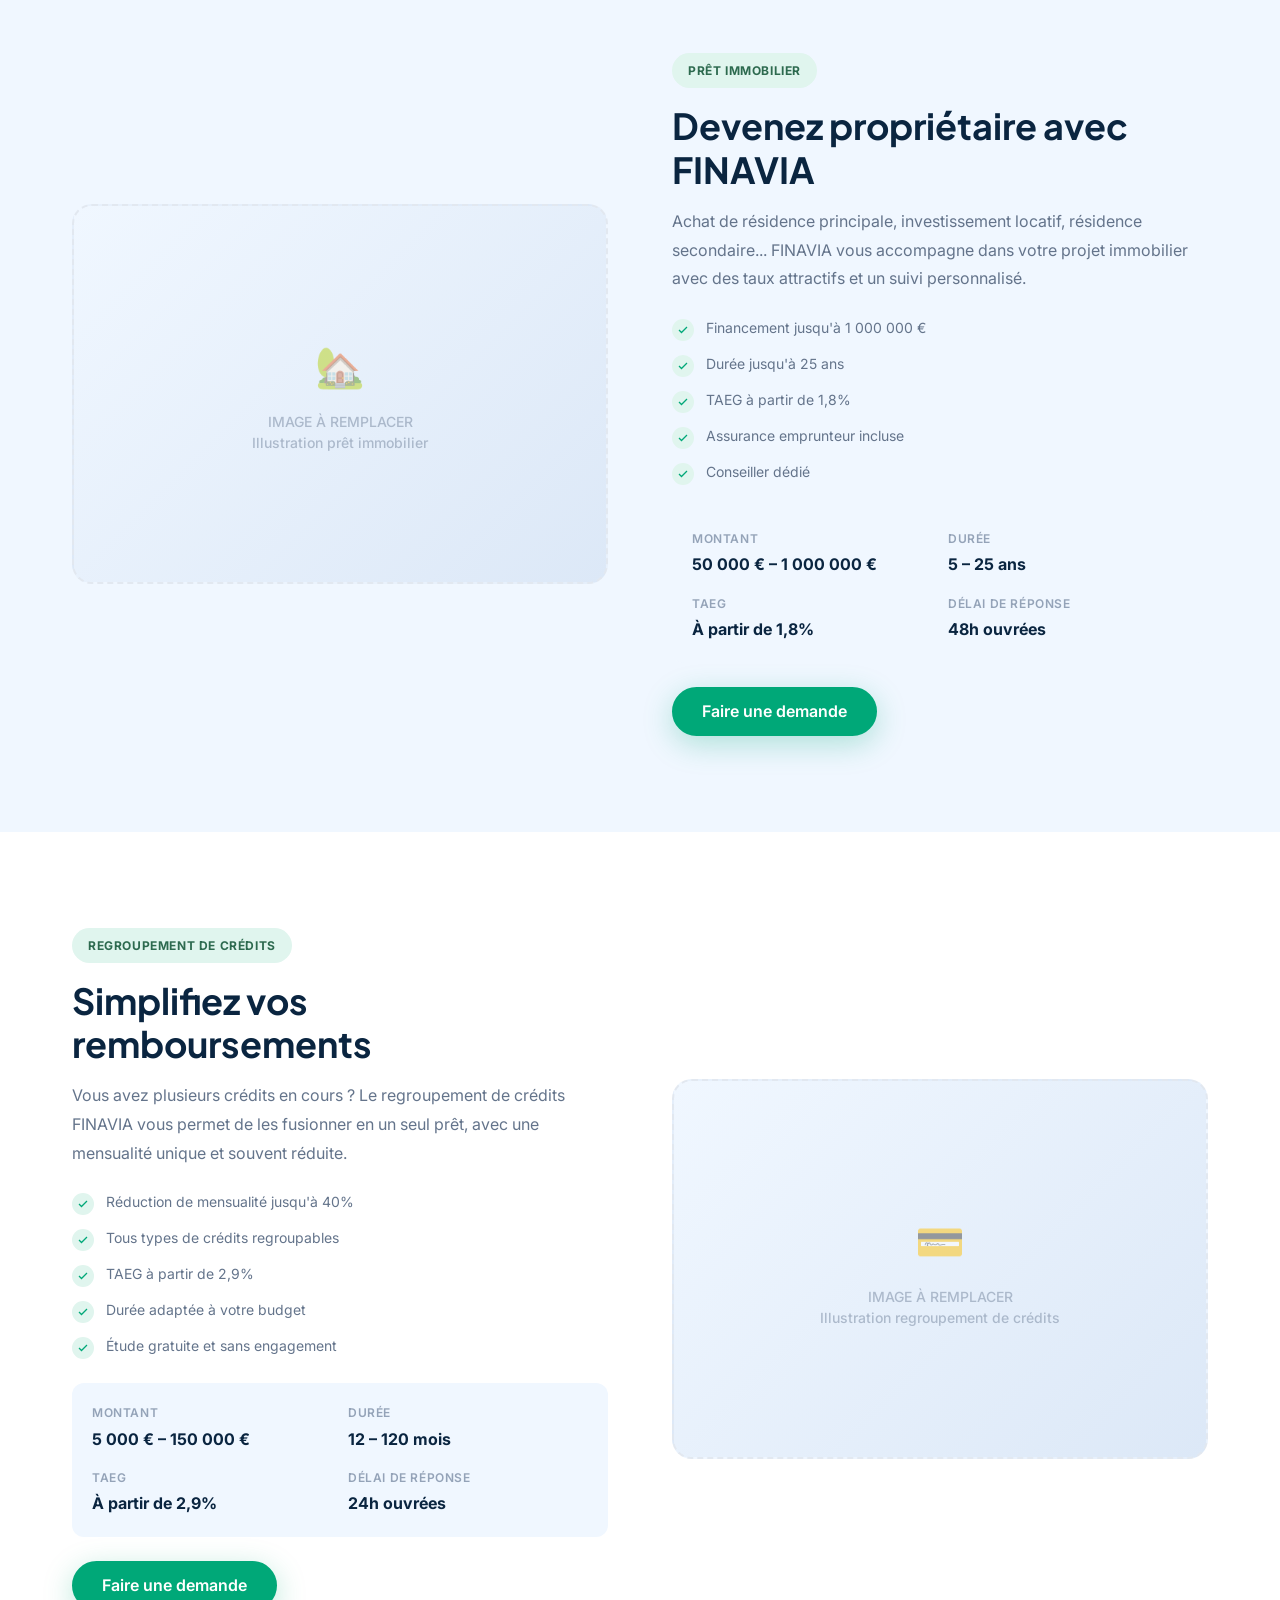
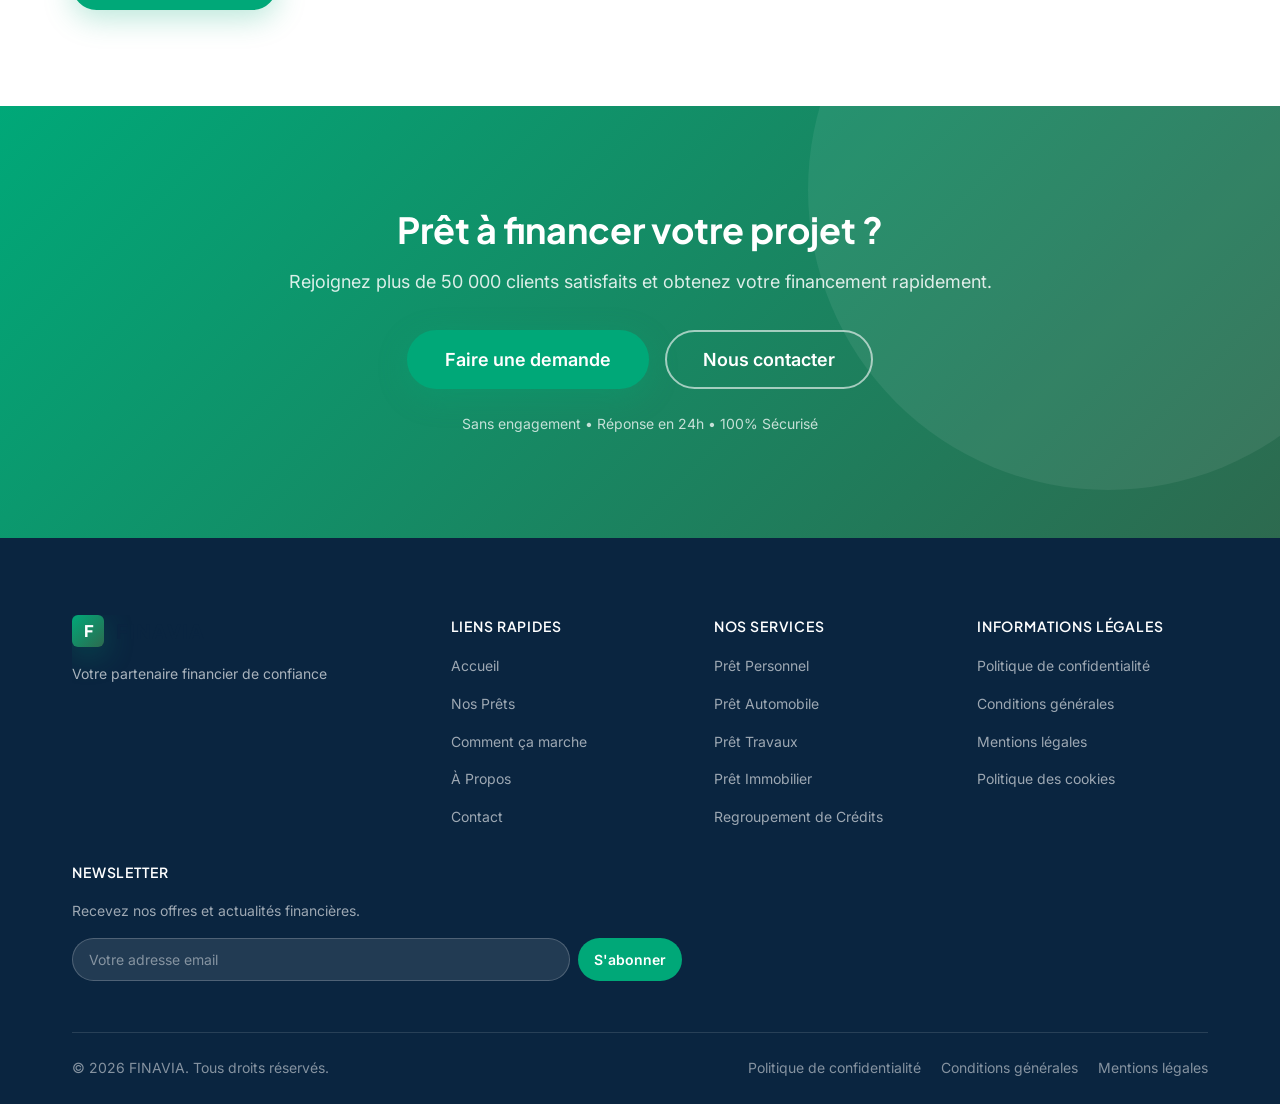
<file: nos-prets.html>
<!DOCTYPE html>
<html lang="fr">
<head>
  <meta charset="UTF-8">
  <meta name="viewport" content="width=device-width, initial-scale=1.0">
  <title>Nos Prêts – Prêt Personnel, Auto, Immobilier | FINAVIA</title>
  <meta name="description" content="Découvrez toutes les solutions de financement FINAVIA : prêt personnel, auto, travaux, immobilier et regroupement de crédits. Taux compétitifs, réponse en 24h.">
  <meta name="robots" content="index, follow">
  <link rel="canonical" href="https://www.finavia.eu/nos-prets.html">
  <link rel="icon" type="image/svg+xml" href="assets/favicon.svg">
  <link rel="preconnect" href="https://fonts.googleapis.com">
  <link rel="preconnect" href="https://fonts.gstatic.com" crossorigin>
  <link href="https://fonts.googleapis.com/css2?family=Plus+Jakarta+Sans:wght@400;500;600;700;800&family=Inter:wght@400;500;600;700&display=swap" rel="stylesheet">
  <link rel="stylesheet" href="css/main.css">
  <link rel="stylesheet" href="css/animations.css">
  <link rel="stylesheet" href="css/responsive.css">
</head>
<body>
  <a class="skip-link" href="#main-content">Aller au contenu principal</a>
  <div class="mobile-overlay" id="mobileOverlay" aria-hidden="true"></div>

  <!-- HEADER (identique à toutes les pages) -->
  <header class="site-header" id="site-header" role="banner">
    <div class="container header-inner">
      <a href="index.html" class="header-logo" aria-label="FINAVIA - Accueil">
        <div class="logo-icon" aria-hidden="true">F</div>
        <span class="logo-text">FINAVIA</span>
      </a>
      <nav class="header-nav" aria-label="Navigation principale">
        <ul class="nav-list">
          <li><a href="index.html"             class="nav-link" data-i18n="nav.home">Accueil</a></li>
          <li><a href="nos-prets.html"         class="nav-link" data-i18n="nav.loans">Nos Prêts</a></li>
          <li><a href="comment-ca-marche.html" class="nav-link" data-i18n="nav.howItWorks">Comment ça marche</a></li>
          <li><a href="a-propos.html"          class="nav-link" data-i18n="nav.about">À Propos</a></li>
          <li><a href="contact.html"           class="nav-link" data-i18n="nav.contact">Contact</a></li>
        </ul>
      </nav>
      <div class="header-actions">
        <div class="lang-switcher" id="langSwitcher">
          <button class="lang-current" id="langCurrent" aria-haspopup="true" aria-expanded="false">
            <span class="lang-flag" id="currentFlag">🇫🇷</span>
            <span class="lang-code" id="currentCode">FR</span>
            <svg class="lang-chevron" viewBox="0 0 24 24" fill="none" stroke="currentColor" stroke-width="2"><polyline points="6 9 12 15 18 9"/></svg>
          </button>
          <div class="lang-dropdown" id="langDropdown" role="menu">
            <button class="lang-option" data-lang="fr" role="menuitem">🇫🇷 Français</button>
            <button class="lang-option" data-lang="es" role="menuitem">🇪🇸 Español</button>
            <button class="lang-option" data-lang="de" role="menuitem">🇩🇪 Deutsch</button>
            <button class="lang-option" data-lang="pt" role="menuitem">🇵🇹 Português</button>
            <button class="lang-option" data-lang="it" role="menuitem">🇮🇹 Italiano</button>
          </div>
        </div>
        <a href="demande-de-pret.html" class="btn btn-primary btn-sm" data-i18n="nav.apply">Demande de Prêt</a>
        <button class="hamburger" id="hamburger" aria-label="Menu" aria-expanded="false">
          <span class="hamburger-line"></span><span class="hamburger-line"></span><span class="hamburger-line"></span>
        </button>
      </div>
    </div>
    </header>

  <div class="mobile-menu" id="mobileMenu" aria-hidden="true">
      <div class="mobile-menu-inner">
        <div class="mobile-menu-header">
          <a href="index.html" class="header-logo"><div class="logo-icon logo-icon--sm">F</div><span class="logo-text">FINAVIA</span></a>
          <button class="mobile-menu-close" id="mobileClose" aria-label="Fermer">
            <svg viewBox="0 0 24 24" fill="none" stroke="currentColor" stroke-width="2"><line x1="18" y1="6" x2="6" y2="18"/><line x1="6" y1="6" x2="18" y2="18"/></svg>
          </button>
        </div>
        <nav>
          <ul class="mobile-nav-list">
            <li><a href="index.html"             class="mobile-nav-link" data-i18n="nav.home">Accueil</a></li>
            <li><a href="nos-prets.html"         class="mobile-nav-link" data-i18n="nav.loans">Nos Prêts</a></li>
            <li><a href="comment-ca-marche.html" class="mobile-nav-link" data-i18n="nav.howItWorks">Comment ça marche</a></li>
            <li><a href="a-propos.html"          class="mobile-nav-link" data-i18n="nav.about">À Propos</a></li>
            <li><a href="contact.html"           class="mobile-nav-link" data-i18n="nav.contact">Contact</a></li>
            <li><a href="demande-de-pret.html"   class="mobile-nav-link mobile-cta" data-i18n="nav.apply">Demande de Prêt</a></li>
          </ul>
        </nav>
        <div class="mobile-lang-section">
          <p class="mobile-lang-title">Langue</p>
          <div class="mobile-lang-grid">
            <button class="mobile-lang-btn active" data-lang="fr">🇫🇷 FR</button>
            <button class="mobile-lang-btn" data-lang="es">🇪🇸 ES</button>
            <button class="mobile-lang-btn" data-lang="de">🇩🇪 DE</button>
            <button class="mobile-lang-btn" data-lang="pt">🇵🇹 PT</button>
            <button class="mobile-lang-btn" data-lang="it">🇮🇹 IT</button>
          </div>
        </div>
      </div>
    </div>


  <main id="main-content">
    <!-- PAGE HERO -->
    <section class="page-hero">
      <div class="container page-hero-content">
        <span class="page-hero-badge" data-i18n="loans.hero.badge">Nos solutions financières</span>
        <h1 class="page-hero-title" data-i18n="loans.hero.title">Des prêts pour chaque projet</h1>
        <p class="page-hero-subtitle" data-i18n="loans.hero.subtitle">Découvrez notre gamme complète de solutions de financement, conçues pour s'adapter à votre situation et vos ambitions.</p>
        <nav class="breadcrumb" aria-label="Fil d'Ariane">
          <a href="index.html" data-i18n="nav.home">Accueil</a>
          <span class="breadcrumb-sep" aria-hidden="true">›</span>
          <span class="breadcrumb-current" data-i18n="nav.loans">Nos Prêts</span>
        </nav>
      </div>
    </section>

    <!-- NAVIGATION RAPIDE PAR ANCRE -->
    <nav aria-label="Navigation des prêts" style="background:#fff;border-bottom:1px solid var(--clr-border);position:sticky;top:var(--header-height);z-index:50;">
      <div class="container" style="display:flex;gap:0;overflow-x:auto;-webkit-overflow-scrolling:touch;scrollbar-width:none;">
        <a href="#personnel"    style="padding:1rem 1.25rem;font-size:0.875rem;font-weight:600;color:var(--clr-text-muted);white-space:nowrap;border-bottom:2px solid transparent;transition:all 0.2s;text-decoration:none;" data-i18n="service.personal.title">Prêt Personnel</a>
        <a href="#auto"         style="padding:1rem 1.25rem;font-size:0.875rem;font-weight:600;color:var(--clr-text-muted);white-space:nowrap;border-bottom:2px solid transparent;transition:all 0.2s;text-decoration:none;" data-i18n="service.auto.title">Prêt Auto</a>
        <a href="#travaux"      style="padding:1rem 1.25rem;font-size:0.875rem;font-weight:600;color:var(--clr-text-muted);white-space:nowrap;border-bottom:2px solid transparent;transition:all 0.2s;text-decoration:none;" data-i18n="service.travaux.title">Prêt Travaux</a>
        <a href="#immo"         style="padding:1rem 1.25rem;font-size:0.875rem;font-weight:600;color:var(--clr-text-muted);white-space:nowrap;border-bottom:2px solid transparent;transition:all 0.2s;text-decoration:none;" data-i18n="service.immo.title">Prêt Immobilier</a>
        <a href="#regroupement" style="padding:1rem 1.25rem;font-size:0.875rem;font-weight:600;color:var(--clr-text-muted);white-space:nowrap;border-bottom:2px solid transparent;transition:all 0.2s;text-decoration:none;" data-i18n="service.regroupement.title">Regroupement</a>
      </div>
    </nav>

    <!-- PRÊT PERSONNEL -->
    <section class="loan-section" id="personnel">
      <div class="container">
        <div class="loan-layout reveal">
          <div class="loan-content">
            <span class="loan-badge" data-i18n="loan.personal.badge">PRÊT PERSONNEL</span>
            <h2 class="loan-title" data-i18n="loan.personal.title">Financez vos projets personnels</h2>
            <p class="loan-desc" data-i18n="loan.personal.desc">Le prêt personnel FINAVIA vous permet de financer tous vos projets personnels sans justificatif d'utilisation. Vacances, mariage, équipement, études ou imprévus : nous vous accompagnons.</p>
            <ul class="loan-features">
              <li class="loan-feature"><div class="loan-feature-icon"><svg viewBox="0 0 24 24" fill="none" stroke="currentColor" stroke-width="2.5"><polyline points="20 6 9 17 4 12"/></svg></div><span class="loan-feature-text" data-i18n="loan.personal.f1">Montant de 1 000 € à 75 000 €</span></li>
              <li class="loan-feature"><div class="loan-feature-icon"><svg viewBox="0 0 24 24" fill="none" stroke="currentColor" stroke-width="2.5"><polyline points="20 6 9 17 4 12"/></svg></div><span class="loan-feature-text" data-i18n="loan.personal.f2">Durée de 12 à 84 mois</span></li>
              <li class="loan-feature"><div class="loan-feature-icon"><svg viewBox="0 0 24 24" fill="none" stroke="currentColor" stroke-width="2.5"><polyline points="20 6 9 17 4 12"/></svg></div><span class="loan-feature-text" data-i18n="loan.personal.f3">TAEG à partir de 3,5%</span></li>
              <li class="loan-feature"><div class="loan-feature-icon"><svg viewBox="0 0 24 24" fill="none" stroke="currentColor" stroke-width="2.5"><polyline points="20 6 9 17 4 12"/></svg></div><span class="loan-feature-text" data-i18n="loan.personal.f4">Sans justificatif d'utilisation</span></li>
              <li class="loan-feature"><div class="loan-feature-icon"><svg viewBox="0 0 24 24" fill="none" stroke="currentColor" stroke-width="2.5"><polyline points="20 6 9 17 4 12"/></svg></div><span class="loan-feature-text" data-i18n="loan.personal.f5">Réponse en 24 heures</span></li>
            </ul>
            <div class="loan-conditions">
              <div class="loan-conditions-grid">
                <div class="loan-condition-item"><p class="loan-condition-label" data-i18n="loan.cond.amount">Montant</p><p class="loan-condition-value" data-i18n="loan.personal.cond.amount">1 000 € – 75 000 €</p></div>
                <div class="loan-condition-item"><p class="loan-condition-label" data-i18n="loan.cond.duration">Durée</p><p class="loan-condition-value" data-i18n="loan.personal.cond.duration">12 – 84 mois</p></div>
                <div class="loan-condition-item"><p class="loan-condition-label" data-i18n="loan.cond.rate">TAEG</p><p class="loan-condition-value" data-i18n="loan.personal.cond.rate">À partir de 3,5%</p></div>
                <div class="loan-condition-item"><p class="loan-condition-label" data-i18n="loan.cond.response">Délai de réponse</p><p class="loan-condition-value" data-i18n="loan.personal.cond.response">24h ouvrées</p></div>
              </div>
            </div>
            <a href="demande-de-pret.html" class="btn btn-primary" data-i18n="loan.cta">Faire une demande</a>
          </div>
          <div class="loan-visual">
            <div class="img-placeholder" style="min-height:380px;">
              <div class="img-placeholder-icon">👤</div>
              <p class="img-placeholder-text">IMAGE À REMPLACER<br>Illustration prêt personnel</p>
            </div>
          </div>
        </div>
      </div>
    </section>

    <!-- PRÊT AUTO -->
    <section class="loan-section" id="auto" style="background:var(--clr-bg-alt);">
      <div class="container">
        <div class="loan-layout reverse reveal">
          <div class="loan-content">
            <span class="loan-badge" data-i18n="loan.auto.badge">PRÊT AUTOMOBILE</span>
            <h2 class="loan-title" data-i18n="loan.auto.title">Roulez vers votre prochain véhicule</h2>
            <p class="loan-desc" data-i18n="loan.auto.desc">Que vous souhaitiez acquérir une voiture neuve, un véhicule d'occasion ou une moto, FINAVIA finance votre projet automobile avec des conditions avantageuses.</p>
            <ul class="loan-features">
              <li class="loan-feature"><div class="loan-feature-icon"><svg viewBox="0 0 24 24" fill="none" stroke="currentColor" stroke-width="2.5"><polyline points="20 6 9 17 4 12"/></svg></div><span class="loan-feature-text" data-i18n="loan.auto.f1">Financement neuf et occasion</span></li>
              <li class="loan-feature"><div class="loan-feature-icon"><svg viewBox="0 0 24 24" fill="none" stroke="currentColor" stroke-width="2.5"><polyline points="20 6 9 17 4 12"/></svg></div><span class="loan-feature-text" data-i18n="loan.auto.f2">Montant jusqu'à 80 000 €</span></li>
              <li class="loan-feature"><div class="loan-feature-icon"><svg viewBox="0 0 24 24" fill="none" stroke="currentColor" stroke-width="2.5"><polyline points="20 6 9 17 4 12"/></svg></div><span class="loan-feature-text" data-i18n="loan.auto.f3">TAEG à partir de 2,9%</span></li>
              <li class="loan-feature"><div class="loan-feature-icon"><svg viewBox="0 0 24 24" fill="none" stroke="currentColor" stroke-width="2.5"><polyline points="20 6 9 17 4 12"/></svg></div><span class="loan-feature-text" data-i18n="loan.auto.f4">Durée de 24 à 84 mois</span></li>
              <li class="loan-feature"><div class="loan-feature-icon"><svg viewBox="0 0 24 24" fill="none" stroke="currentColor" stroke-width="2.5"><polyline points="20 6 9 17 4 12"/></svg></div><span class="loan-feature-text" data-i18n="loan.auto.f5">Décision rapide en 24h</span></li>
            </ul>
            <div class="loan-conditions">
              <div class="loan-conditions-grid">
                <div class="loan-condition-item"><p class="loan-condition-label" data-i18n="loan.cond.amount">Montant</p><p class="loan-condition-value" data-i18n="loan.auto.cond.amount">5 000 € – 80 000 €</p></div>
                <div class="loan-condition-item"><p class="loan-condition-label" data-i18n="loan.cond.duration">Durée</p><p class="loan-condition-value" data-i18n="loan.auto.cond.duration">24 – 84 mois</p></div>
                <div class="loan-condition-item"><p class="loan-condition-label" data-i18n="loan.cond.rate">TAEG</p><p class="loan-condition-value" data-i18n="loan.auto.cond.rate">À partir de 2,9%</p></div>
                <div class="loan-condition-item"><p class="loan-condition-label" data-i18n="loan.cond.response">Délai de réponse</p><p class="loan-condition-value" data-i18n="loan.auto.cond.response">24h ouvrées</p></div>
              </div>
            </div>
            <a href="demande-de-pret.html" class="btn btn-primary" data-i18n="loan.cta">Faire une demande</a>
          </div>
          <div class="loan-visual">
            <div class="img-placeholder" style="min-height:380px;">
              <div class="img-placeholder-icon">🚗</div>
              <p class="img-placeholder-text">IMAGE À REMPLACER<br>Illustration prêt automobile</p>
            </div>
          </div>
        </div>
      </div>
    </section>

    <!-- PRÊT TRAVAUX -->
    <section class="loan-section" id="travaux">
      <div class="container">
        <div class="loan-layout reveal">
          <div class="loan-content">
            <span class="loan-badge" data-i18n="loan.travaux.badge">PRÊT TRAVAUX</span>
            <h2 class="loan-title" data-i18n="loan.travaux.title">Transformez votre logement</h2>
            <p class="loan-desc" data-i18n="loan.travaux.desc">Rénovation, extension, cuisine équipée, salle de bains, isolation énergétique... Le prêt travaux FINAVIA vous permet de transformer votre habitat sans puiser dans votre épargne.</p>
            <ul class="loan-features">
              <li class="loan-feature"><div class="loan-feature-icon"><svg viewBox="0 0 24 24" fill="none" stroke="currentColor" stroke-width="2.5"><polyline points="20 6 9 17 4 12"/></svg></div><span class="loan-feature-text" data-i18n="loan.travaux.f1">Tous types de travaux acceptés</span></li>
              <li class="loan-feature"><div class="loan-feature-icon"><svg viewBox="0 0 24 24" fill="none" stroke="currentColor" stroke-width="2.5"><polyline points="20 6 9 17 4 12"/></svg></div><span class="loan-feature-text" data-i18n="loan.travaux.f2">Montant jusqu'à 75 000 €</span></li>
              <li class="loan-feature"><div class="loan-feature-icon"><svg viewBox="0 0 24 24" fill="none" stroke="currentColor" stroke-width="2.5"><polyline points="20 6 9 17 4 12"/></svg></div><span class="loan-feature-text" data-i18n="loan.travaux.f3">TAEG à partir de 3,2%</span></li>
              <li class="loan-feature"><div class="loan-feature-icon"><svg viewBox="0 0 24 24" fill="none" stroke="currentColor" stroke-width="2.5"><polyline points="20 6 9 17 4 12"/></svg></div><span class="loan-feature-text" data-i18n="loan.travaux.f4">Durée jusqu'à 84 mois</span></li>
              <li class="loan-feature"><div class="loan-feature-icon"><svg viewBox="0 0 24 24" fill="none" stroke="currentColor" stroke-width="2.5"><polyline points="20 6 9 17 4 12"/></svg></div><span class="loan-feature-text" data-i18n="loan.travaux.f5">Conseils personnalisés inclus</span></li>
            </ul>
            <div class="loan-conditions">
              <div class="loan-conditions-grid">
                <div class="loan-condition-item"><p class="loan-condition-label" data-i18n="loan.cond.amount">Montant</p><p class="loan-condition-value" data-i18n="loan.travaux.cond.amount">3 000 € – 75 000 €</p></div>
                <div class="loan-condition-item"><p class="loan-condition-label" data-i18n="loan.cond.duration">Durée</p><p class="loan-condition-value" data-i18n="loan.travaux.cond.duration">12 – 84 mois</p></div>
                <div class="loan-condition-item"><p class="loan-condition-label" data-i18n="loan.cond.rate">TAEG</p><p class="loan-condition-value" data-i18n="loan.travaux.cond.rate">À partir de 3,2%</p></div>
                <div class="loan-condition-item"><p class="loan-condition-label" data-i18n="loan.cond.response">Délai</p><p class="loan-condition-value" data-i18n="loan.travaux.cond.response">24h ouvrées</p></div>
              </div>
            </div>
            <a href="demande-de-pret.html" class="btn btn-primary" data-i18n="loan.cta">Faire une demande</a>
          </div>
          <div class="loan-visual">
            <div class="img-placeholder" style="min-height:380px;">
              <div class="img-placeholder-icon">🏠</div>
              <p class="img-placeholder-text">IMAGE À REMPLACER<br>Illustration prêt travaux</p>
            </div>
          </div>
        </div>
      </div>
    </section>

    <!-- PRÊT IMMOBILIER -->
    <section class="loan-section" id="immo" style="background:var(--clr-bg-alt);">
      <div class="container">
        <div class="loan-layout reverse reveal">
          <div class="loan-content">
            <span class="loan-badge" data-i18n="loan.immo.badge">PRÊT IMMOBILIER</span>
            <h2 class="loan-title" data-i18n="loan.immo.title">Devenez propriétaire avec FINAVIA</h2>
            <p class="loan-desc" data-i18n="loan.immo.desc">Achat de résidence principale, investissement locatif, résidence secondaire... FINAVIA vous accompagne dans votre projet immobilier avec des taux attractifs et un suivi personnalisé.</p>
            <ul class="loan-features">
              <li class="loan-feature"><div class="loan-feature-icon"><svg viewBox="0 0 24 24" fill="none" stroke="currentColor" stroke-width="2.5"><polyline points="20 6 9 17 4 12"/></svg></div><span class="loan-feature-text" data-i18n="loan.immo.f1">Financement jusqu'à 1 000 000 €</span></li>
              <li class="loan-feature"><div class="loan-feature-icon"><svg viewBox="0 0 24 24" fill="none" stroke="currentColor" stroke-width="2.5"><polyline points="20 6 9 17 4 12"/></svg></div><span class="loan-feature-text" data-i18n="loan.immo.f2">Durée jusqu'à 25 ans</span></li>
              <li class="loan-feature"><div class="loan-feature-icon"><svg viewBox="0 0 24 24" fill="none" stroke="currentColor" stroke-width="2.5"><polyline points="20 6 9 17 4 12"/></svg></div><span class="loan-feature-text" data-i18n="loan.immo.f3">TAEG à partir de 1,8%</span></li>
              <li class="loan-feature"><div class="loan-feature-icon"><svg viewBox="0 0 24 24" fill="none" stroke="currentColor" stroke-width="2.5"><polyline points="20 6 9 17 4 12"/></svg></div><span class="loan-feature-text" data-i18n="loan.immo.f4">Assurance emprunteur incluse</span></li>
              <li class="loan-feature"><div class="loan-feature-icon"><svg viewBox="0 0 24 24" fill="none" stroke="currentColor" stroke-width="2.5"><polyline points="20 6 9 17 4 12"/></svg></div><span class="loan-feature-text" data-i18n="loan.immo.f5">Conseiller dédié</span></li>
            </ul>
            <div class="loan-conditions">
              <div class="loan-conditions-grid">
                <div class="loan-condition-item"><p class="loan-condition-label" data-i18n="loan.cond.amount">Montant</p><p class="loan-condition-value" data-i18n="loan.immo.cond.amount">50 000 € – 1 000 000 €</p></div>
                <div class="loan-condition-item"><p class="loan-condition-label" data-i18n="loan.cond.duration">Durée</p><p class="loan-condition-value" data-i18n="loan.immo.cond.duration">5 – 25 ans</p></div>
                <div class="loan-condition-item"><p class="loan-condition-label" data-i18n="loan.cond.rate">TAEG</p><p class="loan-condition-value" data-i18n="loan.immo.cond.rate">À partir de 1,8%</p></div>
                <div class="loan-condition-item"><p class="loan-condition-label" data-i18n="loan.cond.response">Délai</p><p class="loan-condition-value" data-i18n="loan.immo.cond.response">48h ouvrées</p></div>
              </div>
            </div>
            <a href="demande-de-pret.html" class="btn btn-primary" data-i18n="loan.cta">Faire une demande</a>
          </div>
          <div class="loan-visual">
            <div class="img-placeholder" style="min-height:380px;">
              <div class="img-placeholder-icon">🏡</div>
              <p class="img-placeholder-text">IMAGE À REMPLACER<br>Illustration prêt immobilier</p>
            </div>
          </div>
        </div>
      </div>
    </section>

    <!-- REGROUPEMENT DE CRÉDITS -->
    <section class="loan-section" id="regroupement">
      <div class="container">
        <div class="loan-layout reveal">
          <div class="loan-content">
            <span class="loan-badge" data-i18n="loan.regroupement.badge">REGROUPEMENT DE CRÉDITS</span>
            <h2 class="loan-title" data-i18n="loan.regroupement.title">Simplifiez vos remboursements</h2>
            <p class="loan-desc" data-i18n="loan.regroupement.desc">Vous avez plusieurs crédits en cours ? Le regroupement de crédits FINAVIA vous permet de les fusionner en un seul prêt, avec une mensualité unique et souvent réduite.</p>
            <ul class="loan-features">
              <li class="loan-feature"><div class="loan-feature-icon"><svg viewBox="0 0 24 24" fill="none" stroke="currentColor" stroke-width="2.5"><polyline points="20 6 9 17 4 12"/></svg></div><span class="loan-feature-text" data-i18n="loan.regroupement.f1">Réduction de mensualité jusqu'à 40%</span></li>
              <li class="loan-feature"><div class="loan-feature-icon"><svg viewBox="0 0 24 24" fill="none" stroke="currentColor" stroke-width="2.5"><polyline points="20 6 9 17 4 12"/></svg></div><span class="loan-feature-text" data-i18n="loan.regroupement.f2">Tous types de crédits regroupables</span></li>
              <li class="loan-feature"><div class="loan-feature-icon"><svg viewBox="0 0 24 24" fill="none" stroke="currentColor" stroke-width="2.5"><polyline points="20 6 9 17 4 12"/></svg></div><span class="loan-feature-text" data-i18n="loan.regroupement.f3">TAEG à partir de 2,9%</span></li>
              <li class="loan-feature"><div class="loan-feature-icon"><svg viewBox="0 0 24 24" fill="none" stroke="currentColor" stroke-width="2.5"><polyline points="20 6 9 17 4 12"/></svg></div><span class="loan-feature-text" data-i18n="loan.regroupement.f4">Durée adaptée à votre budget</span></li>
              <li class="loan-feature"><div class="loan-feature-icon"><svg viewBox="0 0 24 24" fill="none" stroke="currentColor" stroke-width="2.5"><polyline points="20 6 9 17 4 12"/></svg></div><span class="loan-feature-text" data-i18n="loan.regroupement.f5">Étude gratuite et sans engagement</span></li>
            </ul>
            <div class="loan-conditions">
              <div class="loan-conditions-grid">
                <div class="loan-condition-item"><p class="loan-condition-label" data-i18n="loan.cond.amount">Montant</p><p class="loan-condition-value" data-i18n="loan.regroupement.cond.amount">5 000 € – 150 000 €</p></div>
                <div class="loan-condition-item"><p class="loan-condition-label" data-i18n="loan.cond.duration">Durée</p><p class="loan-condition-value" data-i18n="loan.regroupement.cond.duration">12 – 120 mois</p></div>
                <div class="loan-condition-item"><p class="loan-condition-label" data-i18n="loan.cond.rate">TAEG</p><p class="loan-condition-value" data-i18n="loan.regroupement.cond.rate">À partir de 2,9%</p></div>
                <div class="loan-condition-item"><p class="loan-condition-label" data-i18n="loan.cond.response">Délai</p><p class="loan-condition-value" data-i18n="loan.regroupement.cond.response">24h ouvrées</p></div>
              </div>
            </div>
            <a href="demande-de-pret.html" class="btn btn-primary" data-i18n="loan.cta">Faire une demande</a>
          </div>
          <div class="loan-visual">
            <div class="img-placeholder" style="min-height:380px;">
              <div class="img-placeholder-icon">💳</div>
              <p class="img-placeholder-text">IMAGE À REMPLACER<br>Illustration regroupement de crédits</p>
            </div>
          </div>
        </div>
      </div>
    </section>

    <!-- CTA FINAL -->
    <section class="cta-section">
      <div class="container cta-inner">
        <h2 class="section-title" data-i18n="cta.title">Prêt à financer votre projet ?</h2>
        <p class="section-subtitle" data-i18n="cta.subtitle">Rejoignez plus de 50 000 clients satisfaits et obtenez votre financement rapidement.</p>
        <div class="cta-buttons">
          <a href="demande-de-pret.html" class="btn btn-primary btn-lg" data-i18n="cta.button">Faire une demande</a>
          <a href="contact.html" class="btn btn-outline-white btn-lg" data-i18n="cta.button2">Nous contacter</a>
        </div>
        <p class="cta-note" data-i18n="cta.note">Sans engagement • Réponse en 24h • 100% Sécurisé</p>
      </div>
    </section>
  </main>

  <!-- FOOTER -->
  <footer class="site-footer" role="contentinfo">
    <div class="container">
      <div class="footer-grid">
        <div class="footer-brand">
          <a href="index.html" class="footer-logo"><div class="logo-icon logo-icon--sm">F</div><span class="logo-text">FINAVIA</span></a>
          <p class="footer-tagline" data-i18n="footer.tagline">Votre partenaire financier de confiance</p>
        </div>
        <div class="footer-col">
          <h3 class="footer-heading" data-i18n="footer.links">Liens rapides</h3>
          <ul class="footer-links">
            <li><a href="index.html" data-i18n="nav.home">Accueil</a></li>
            <li><a href="nos-prets.html" data-i18n="nav.loans">Nos Prêts</a></li>
            <li><a href="comment-ca-marche.html" data-i18n="nav.howItWorks">Comment ça marche</a></li>
            <li><a href="a-propos.html" data-i18n="nav.about">À Propos</a></li>
            <li><a href="contact.html" data-i18n="nav.contact">Contact</a></li>
          </ul>
        </div>
        <div class="footer-col">
          <h3 class="footer-heading" data-i18n="footer.services">Nos services</h3>
          <ul class="footer-links">
            <li><a href="#personnel" data-i18n="service.personal.title">Prêt Personnel</a></li>
            <li><a href="#auto" data-i18n="service.auto.title">Prêt Automobile</a></li>
            <li><a href="#travaux" data-i18n="service.travaux.title">Prêt Travaux</a></li>
            <li><a href="#immo" data-i18n="service.immo.title">Prêt Immobilier</a></li>
            <li><a href="#regroupement" data-i18n="service.regroupement.title">Regroupement</a></li>
          </ul>
        </div>
        <div class="footer-col">
          <h3 class="footer-heading" data-i18n="footer.legal">Légal</h3>
          <ul class="footer-links">
            <li><a href="#" data-i18n="footer.privacy">Confidentialité</a></li>
            <li><a href="#" data-i18n="footer.terms">CGU</a></li>
            <li><a href="#" data-i18n="footer.legal_notice">Mentions légales</a></li>
            <li><a href="#" data-i18n="footer.cookies">Cookies</a></li>
          </ul>
        </div>
        <div class="footer-col">
          <h3 class="footer-heading" data-i18n="footer.newsletter">Newsletter</h3>
          <p class="footer-newsletter-desc" data-i18n="footer.newsletter.desc">Recevez nos offres et actualités.</p>
          <div class="newsletter-form">
            <input type="email" class="newsletter-input" id="newsletterEmail" data-i18n-placeholder="footer.newsletter.placeholder" placeholder="Votre email">
            <button class="newsletter-btn" id="newsletterBtn" data-i18n="footer.newsletter.btn">S'abonner</button>
          </div>
        </div>
      </div>
      <div class="footer-bottom">
        <p class="footer-copy">© <span id="currentYear">2024</span> FINAVIA. <span data-i18n="footer.rights">Tous droits réservés</span>.</p>
        <div class="footer-bottom-links">
          <a href="#" data-i18n="footer.privacy">Confidentialité</a>
          <a href="#" data-i18n="footer.terms">CGU</a>
          <a href="#" data-i18n="footer.legal_notice">Mentions légales</a>
        </div>
      </div>
    </div>
  </footer>

  <script src="js/i18n.js"></script>
  <script src="js/main.js"></script>
  <script src="js/animations.js"></script>
</body>
</html>
</file>
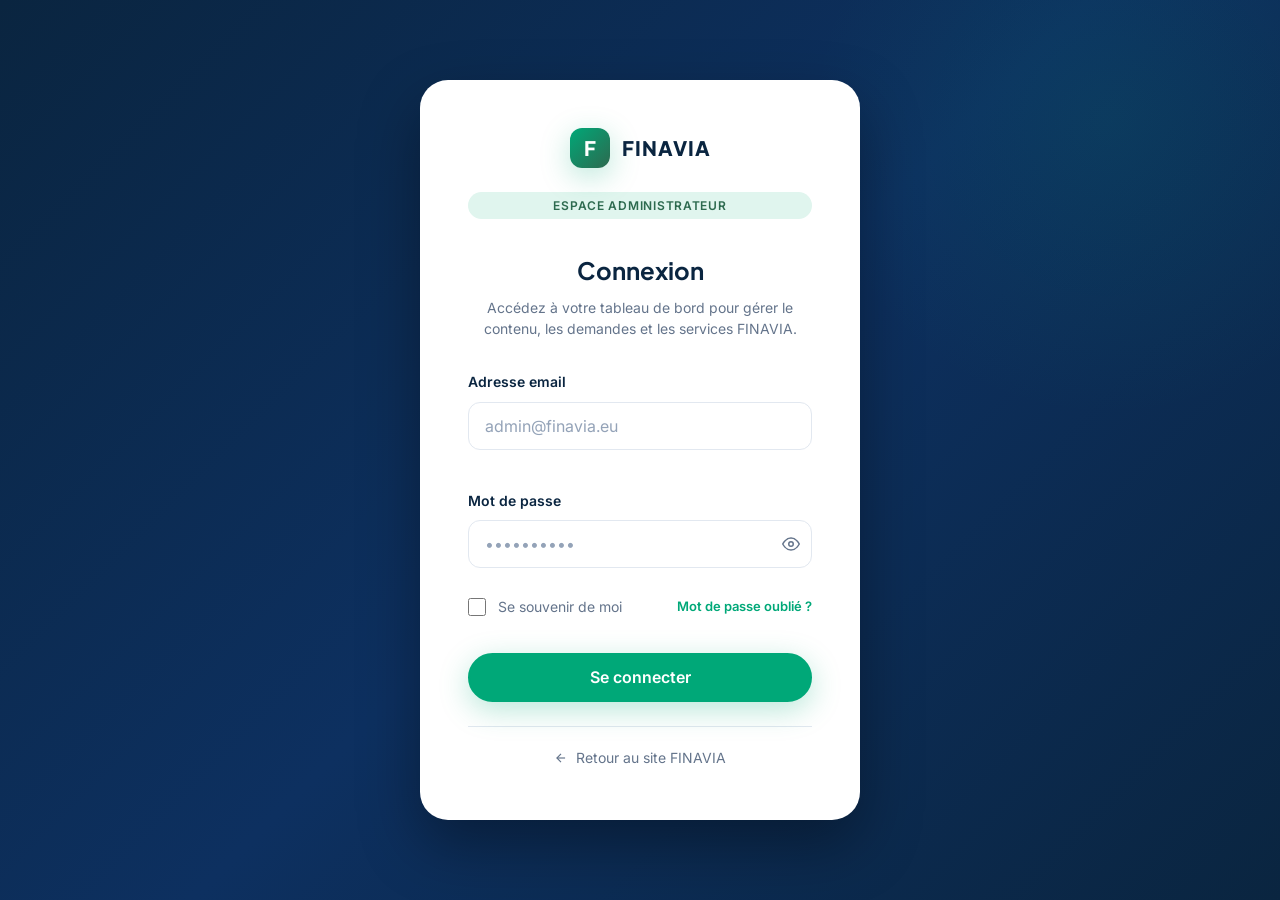
<file: admin/dashboard.html>
<!DOCTYPE html>
<html lang="fr">
<head>
  <meta charset="UTF-8">
  <meta name="viewport" content="width=device-width, initial-scale=1.0">
  <title>Tableau de bord – Administration FINAVIA</title>
  <meta name="robots" content="noindex, nofollow">
  <link rel="icon" type="image/svg+xml" href="../assets/favicon.svg">
  <link rel="preconnect" href="https://fonts.googleapis.com">
  <link href="https://fonts.googleapis.com/css2?family=Plus+Jakarta+Sans:wght@400;500;600;700;800&family=Inter:wght@400;500;600;700&display=swap" rel="stylesheet">
  <link rel="stylesheet" href="../css/main.css">
  <link rel="stylesheet" href="../css/admin.css">
  <link rel="stylesheet" href="../css/responsive.css">
</head>
<body class="admin-body" id="adminDashboard">

  <div class="admin-layout">

    <!-- =============================================
         SIDEBAR
         ============================================= -->
    <aside class="admin-sidebar" id="adminSidebar">
      <a href="dashboard.html" class="admin-sidebar-logo">
        <div class="logo-icon logo-icon--sm">F</div>
        <span class="logo-text">FINAVIA</span>
        <span class="admin-badge">Admin</span>
      </a>

      <nav class="admin-sidebar-nav">
        <div class="admin-nav-section">
          <p class="admin-nav-section-title">Tableau de bord</p>
          <a href="#" class="admin-nav-link active" data-page="overview">
            <svg viewBox="0 0 24 24" fill="none" stroke="currentColor" stroke-width="2"><rect x="3" y="3" width="7" height="9"/><rect x="14" y="3" width="7" height="5"/><rect x="14" y="12" width="7" height="9"/><rect x="3" y="16" width="7" height="5"/></svg>
            Vue d'ensemble
          </a>
          <a href="#" class="admin-nav-link" data-page="requests">
            <svg viewBox="0 0 24 24" fill="none" stroke="currentColor" stroke-width="2"><path d="M14 2H6a2 2 0 0 0-2 2v16a2 2 0 0 0 2 2h12a2 2 0 0 0 2-2V8z"/><polyline points="14 2 14 8 20 8"/><line x1="16" y1="13" x2="8" y2="13"/><line x1="16" y1="17" x2="8" y2="17"/></svg>
            Demandes clients
            <span class="admin-nav-badge">12</span>
          </a>
        </div>

        <div class="admin-nav-section">
          <p class="admin-nav-section-title">Contenu (CMS)</p>
          <a href="#" class="admin-nav-link" data-page="content">
            <svg viewBox="0 0 24 24" fill="none" stroke="currentColor" stroke-width="2"><path d="M11 4H4a2 2 0 0 0-2 2v14a2 2 0 0 0 2 2h14a2 2 0 0 0 2-2v-7"/><path d="M18.5 2.5a2.121 2.121 0 0 1 3 3L12 15l-4 1 1-4 9.5-9.5z"/></svg>
            Contenu & FAQ
          </a>
          <a href="#" class="admin-nav-link" data-page="services">
            <svg viewBox="0 0 24 24" fill="none" stroke="currentColor" stroke-width="2"><circle cx="12" cy="12" r="10"/><line x1="12" y1="8" x2="12" y2="16"/><line x1="8" y1="12" x2="16" y2="12"/></svg>
            Nos services
          </a>
          <a href="#" class="admin-nav-link" data-page="images">
            <svg viewBox="0 0 24 24" fill="none" stroke="currentColor" stroke-width="2"><rect x="3" y="3" width="18" height="18" rx="2"/><circle cx="8.5" cy="8.5" r="1.5"/><polyline points="21 15 16 10 5 21"/></svg>
            Médiathèque
          </a>
        </div>

        <div class="admin-nav-section">
          <p class="admin-nav-section-title">Communication</p>
          <a href="#" class="admin-nav-link" data-page="emails">
            <svg viewBox="0 0 24 24" fill="none" stroke="currentColor" stroke-width="2"><path d="M4 4h16c1.1 0 2 .9 2 2v12c0 1.1-.9 2-2 2H4c-1.1 0-2-.9-2-2V6c0-1.1.9-2 2-2z"/><polyline points="22,6 12,13 2,6"/></svg>
            Emails automatiques
          </a>
        </div>

        <div class="admin-nav-section">
          <p class="admin-nav-section-title">Système</p>
          <a href="#" class="admin-nav-link" data-page="settings">
            <svg viewBox="0 0 24 24" fill="none" stroke="currentColor" stroke-width="2"><circle cx="12" cy="12" r="3"/><path d="M19.4 15a1.65 1.65 0 0 0 .33 1.82l.06.06a2 2 0 1 1-2.83 2.83l-.06-.06a1.65 1.65 0 0 0-1.82-.33 1.65 1.65 0 0 0-1 1.51V21a2 2 0 0 1-4 0v-.09A1.65 1.65 0 0 0 9 19.4a1.65 1.65 0 0 0-1.82.33l-.06.06a2 2 0 1 1-2.83-2.83l.06-.06a1.65 1.65 0 0 0 .33-1.82 1.65 1.65 0 0 0-1.51-1H3a2 2 0 0 1 0-4h.09A1.65 1.65 0 0 0 4.6 9a1.65 1.65 0 0 0-.33-1.82l-.06-.06a2 2 0 1 1 2.83-2.83l.06.06a1.65 1.65 0 0 0 1.82.33H9a1.65 1.65 0 0 0 1-1.51V3a2 2 0 0 1 4 0v.09a1.65 1.65 0 0 0 1 1.51 1.65 1.65 0 0 0 1.82-.33l.06-.06a2 2 0 1 1 2.83 2.83l-.06.06a1.65 1.65 0 0 0-.33 1.82V9a1.65 1.65 0 0 0 1.51 1H21a2 2 0 0 1 0 4h-.09a1.65 1.65 0 0 0-1.51 1z"/></svg>
            Paramètres
          </a>
        </div>
      </nav>

      <div class="admin-sidebar-profile">
        <div class="admin-profile-avatar">AD</div>
        <div class="admin-profile-info">
          <div class="admin-profile-name admin-user-name">Administrateur</div>
          <div class="admin-profile-role admin-user-role">Administrateur</div>
        </div>
        <a href="#" class="admin-logout-btn" data-action="logout" title="Se déconnecter" aria-label="Se déconnecter">
          <svg viewBox="0 0 24 24" fill="none" stroke="currentColor" stroke-width="2"><path d="M9 21H5a2 2 0 0 1-2-2V5a2 2 0 0 1 2-2h4"/><polyline points="16 17 21 12 16 7"/><line x1="21" y1="12" x2="9" y2="12"/></svg>
        </a>
      </div>
    </aside>

    <!-- Overlay sidebar mobile -->
    <div class="mobile-overlay" id="sidebarOverlay" style="z-index:999;"></div>

    <!-- =============================================
         CONTENU PRINCIPAL
         ============================================= -->
    <div class="admin-main">

      <!-- Topbar -->
      <header class="admin-topbar">
        <button class="admin-topbar-toggle" id="sidebarToggle" aria-label="Ouvrir le menu">
          <svg viewBox="0 0 24 24" fill="none" stroke="currentColor" stroke-width="2"><line x1="3" y1="12" x2="21" y2="12"/><line x1="3" y1="6" x2="21" y2="6"/><line x1="3" y1="18" x2="21" y2="18"/></svg>
        </button>
        <h1 class="admin-topbar-title" id="topbarTitle">Vue d'ensemble</h1>
        <div class="admin-topbar-actions">
          <a href="../index.html" target="_blank" class="admin-view-site">
            <svg viewBox="0 0 24 24" fill="none" stroke="currentColor" stroke-width="2"><path d="M18 13v6a2 2 0 0 1-2 2H5a2 2 0 0 1-2-2V8a2 2 0 0 1 2-2h6"/><polyline points="15 3 21 3 21 9"/><line x1="10" y1="14" x2="21" y2="3"/></svg>
            Voir le site
          </a>
          <button class="admin-notif-btn" aria-label="Notifications">
            <svg viewBox="0 0 24 24" fill="none" stroke="currentColor" stroke-width="2"><path d="M18 8A6 6 0 0 0 6 8c0 7-3 9-3 9h18s-3-2-3-9"/><path d="M13.73 21a2 2 0 0 1-3.46 0"/></svg>
            <span class="admin-notif-dot"></span>
          </button>
        </div>
      </header>

      <!-- Zone de contenu dynamique -->
      <div class="admin-page-content" id="adminContent">
        <!-- Le contenu est injecté dynamiquement par admin.js -->
        <div style="display:flex;align-items:center;justify-content:center;min-height:300px;">
          <div class="spinner spinner-green" style="width:32px;height:32px;border-width:3px;"></div>
        </div>
      </div>
    </div>
  </div>

  <script>
    // Configuration de l'API backend (à adapter selon l'environnement de déploiement)
    window.FINAVIA_API = window.FINAVIA_API || 'http://localhost:5000';
  </script>
  <script src="../js/admin.js"></script>
</body>
</html>
</file>
<file: css/main.css>
/* =============================================
   FINAVIA - STYLESHEET PRINCIPAL
   Version : 1.0.0
   Description : Feuille de style principale de la plateforme FINAVIA.
   Contient : variables CSS, reset, typographie, composants,
   header, hero, sections, cartes, boutons, formulaires, footer.
   ============================================= */

/* =============================================
   1. VARIABLES CSS - SYSTÈME DE DESIGN (TOKENS)
   Modifier ces valeurs pour changer le thème global
   ============================================= */
:root {
  /* --- Couleurs principales --- */
  --clr-primary:        #0A2540;   /* Bleu marine profond - titres, confiance */
  --clr-primary-light:  #1a3a5c;   /* Variante plus claire du primaire */
  --clr-primary-dark:   #061829;   /* Variante sombre */
  --clr-secondary:      #00A878;   /* Vert émeraude - CTAs, accents */
  --clr-secondary-dk:   #008a63;   /* Vert sombre - hover */
  --clr-secondary-lt:   #e0f5ee;   /* Vert clair - backgrounds */
  --clr-accent:         #2D6A4F;   /* Vert forêt - profondeur */

  /* --- Arrière-plans --- */
  --clr-bg:             #FFFFFF;   /* Blanc pur */
  --clr-bg-alt:         #F0F7FF;   /* Bleu glace - sections alternées */
  --clr-bg-green:       #E8F5EF;   /* Vert menthe - sections vertes */
  --clr-bg-dark:        #0A2540;   /* Fond sombre */
  --clr-bg-card:        #FFFFFF;   /* Fond des cartes */

  /* --- Texte --- */
  --clr-text:           #0A2540;   /* Texte principal */
  --clr-text-muted:     #64748B;   /* Texte secondaire */
  --clr-text-light:     #94A3B8;   /* Texte léger */
  --clr-white:          #FFFFFF;
  --clr-border:         #E2E8F0;
  --clr-border-focus:   #00A878;
  --clr-error:          #EF4444;
  --clr-success:        #10B981;
  --clr-warning:        #F59E0B;

  /* --- Typographie --- */
  --font-display: 'Plus Jakarta Sans', 'Segoe UI', system-ui, sans-serif;
  --font-body:    'Inter', 'Helvetica Neue', Arial, sans-serif;

  /* Échelle typographique */
  --text-xs:   0.75rem;    /* 12px */
  --text-sm:   0.875rem;   /* 14px */
  --text-base: 1rem;       /* 16px */
  --text-lg:   1.125rem;   /* 18px */
  --text-xl:   1.25rem;    /* 20px */
  --text-2xl:  1.5rem;     /* 24px */
  --text-3xl:  1.875rem;   /* 30px */
  --text-4xl:  2.25rem;    /* 36px */
  --text-5xl:  3rem;       /* 48px */
  --text-6xl:  3.75rem;    /* 60px */

  --weight-normal:    400;
  --weight-medium:    500;
  --weight-semibold:  600;
  --weight-bold:      700;
  --weight-extrabold: 800;

  /* --- Espacements --- */
  --sp-1:  0.25rem;
  --sp-2:  0.5rem;
  --sp-3:  0.75rem;
  --sp-4:  1rem;
  --sp-5:  1.25rem;
  --sp-6:  1.5rem;
  --sp-8:  2rem;
  --sp-10: 2.5rem;
  --sp-12: 3rem;
  --sp-16: 4rem;
  --sp-20: 5rem;
  --sp-24: 6rem;
  --sp-32: 8rem;

  /* --- Rayons de bordures --- */
  --radius-sm:   6px;
  --radius-md:   12px;
  --radius-lg:   20px;
  --radius-xl:   28px;
  --radius-full: 9999px;

  /* --- Ombres --- */
  --shadow-xs: 0 1px 3px rgba(10, 37, 64, 0.06);
  --shadow-sm: 0 4px 12px rgba(10, 37, 64, 0.08);
  --shadow-md: 0 8px 30px rgba(10, 37, 64, 0.12);
  --shadow-lg: 0 20px 60px rgba(10, 37, 64, 0.18);
  --shadow-green: 0 8px 30px rgba(0, 168, 120, 0.28);
  --shadow-green-lg: 0 16px 50px rgba(0, 168, 120, 0.35);

  /* --- Transitions --- */
  --ease-fast:   150ms cubic-bezier(0.4, 0, 0.2, 1);
  --ease-normal: 300ms cubic-bezier(0.4, 0, 0.2, 1);
  --ease-slow:   500ms cubic-bezier(0.4, 0, 0.2, 1);

  /* --- Layout --- */
  --max-width:         1280px;
  --container-padding: clamp(1rem, 4vw, 2rem);
  --header-height:     80px;

  /* --- Z-Index --- */
  --z-base:    0;
  --z-raised:  10;
  --z-overlay: 100;
  --z-modal:   200;
  --z-nav:     1000;
  --z-toast:   9999;
}

/* =============================================
   2. RESET & BASE
   Normalise les styles cross-navigateurs
   ============================================= */
*, *::before, *::after {
  box-sizing: border-box;
  margin: 0;
  padding: 0;
}

html {
  scroll-behavior: smooth;
  font-size: 16px;
  -webkit-text-size-adjust: 100%;
}

body {
  font-family: var(--font-body);
  font-size: var(--text-base);
  color: var(--clr-text);
  background-color: var(--clr-bg);
  line-height: 1.6;
  overflow-x: hidden;
  -webkit-font-smoothing: antialiased;
  -moz-osx-font-smoothing: grayscale;
}

/* Gestion des mots longs pour toutes les langues (allemand etc.) */
p, h1, h2, h3, h4, h5, h6, span, li, td, th, label, a, button {
  word-wrap: break-word;
  overflow-wrap: break-word;
  hyphens: auto;
  -webkit-hyphens: auto;
  -ms-hyphens: auto;
}

img {
  max-width: 100%;
  height: auto;
  display: block;
}

a {
  color: inherit;
  text-decoration: none;
}

ul, ol {
  list-style: none;
}

button {
  font-family: inherit;
  cursor: pointer;
  border: none;
  background: none;
}

input, textarea, select {
  font-family: inherit;
  font-size: inherit;
}

/* Focus visible pour accessibilité */
:focus-visible {
  outline: 2px solid var(--clr-secondary);
  outline-offset: 3px;
}

/* Réduction animations pour utilisateurs sensibles */
@media (prefers-reduced-motion: reduce) {
  *, *::before, *::after {
    animation-duration: 0.01ms !important;
    transition-duration: 0.01ms !important;
  }
}

/* =============================================
   3. UTILITAIRES
   Classes réutilisables
   ============================================= */

/* Conteneur principal */
.container {
  width: 100%;
  max-width: var(--max-width);
  margin: 0 auto;
  padding: 0 var(--container-padding);
}

/* Sections */
.section {
  padding: clamp(4rem, 8vw, 7rem) 0;
}

.section--alt {
  background-color: var(--clr-bg-alt);
}

.section--green {
  background-color: var(--clr-bg-green);
}

.section--dark {
  background-color: var(--clr-bg-dark);
  color: var(--clr-white);
}

/* En-têtes de section */
.section-header {
  text-align: center;
  margin-bottom: clamp(2.5rem, 5vw, 4rem);
  max-width: 720px;
  margin-left: auto;
  margin-right: auto;
}

.section-badge {
  display: inline-flex;
  align-items: center;
  gap: var(--sp-2);
  background: var(--clr-secondary-lt);
  color: var(--clr-accent);
  font-size: var(--text-sm);
  font-weight: var(--weight-semibold);
  padding: var(--sp-2) var(--sp-4);
  border-radius: var(--radius-full);
  margin-bottom: var(--sp-4);
  letter-spacing: 0.02em;
  text-transform: uppercase;
}

.section-badge::before {
  content: '';
  width: 6px;
  height: 6px;
  border-radius: 50%;
  background: var(--clr-secondary);
  flex-shrink: 0;
}

.section-title {
  font-family: var(--font-display);
  font-size: clamp(var(--text-2xl), 3.5vw, var(--text-4xl));
  font-weight: var(--weight-bold);
  color: var(--clr-primary);
  line-height: 1.2;
  margin-bottom: var(--sp-4);
}

.section--dark .section-title {
  color: var(--clr-white);
}

.section-subtitle {
  font-size: clamp(var(--text-base), 1.5vw, var(--text-lg));
  color: var(--clr-text-muted);
  line-height: 1.7;
}

.section--dark .section-subtitle {
  color: rgba(255,255,255,0.75);
}

/* Surligné vert */
.text-green {
  color: var(--clr-secondary);
}

/* =============================================
   4. BOUTONS
   Variantes de boutons réutilisables
   ============================================= */
.btn {
  display: inline-flex;
  align-items: center;
  justify-content: center;
  gap: var(--sp-2);
  padding: 0.75rem 1.75rem;
  border-radius: var(--radius-full);
  font-family: var(--font-body);
  font-size: var(--text-base);
  font-weight: var(--weight-semibold);
  line-height: 1.3;
  cursor: pointer;
  border: 2px solid transparent;
  transition: all var(--ease-normal);
  text-decoration: none;
  white-space: normal;
  text-align: center;
  min-height: 48px;
  min-width: 140px;
}

/* Bouton primaire (vert) */
.btn-primary {
  background: var(--clr-secondary);
  color: var(--clr-white);
  border-color: var(--clr-secondary);
  box-shadow: var(--shadow-green);
}

.btn-primary:hover {
  background: var(--clr-secondary-dk);
  border-color: var(--clr-secondary-dk);
  transform: translateY(-2px);
  box-shadow: var(--shadow-green-lg);
}

.btn-primary:active {
  transform: translateY(0);
}

/* Bouton secondaire (outline vert) */
.btn-secondary {
  background: transparent;
  color: var(--clr-secondary);
  border-color: var(--clr-secondary);
}

.btn-secondary:hover {
  background: var(--clr-secondary);
  color: var(--clr-white);
  transform: translateY(-2px);
}

/* Bouton outline blanc (sur fond sombre) */
.btn-outline-white {
  background: transparent;
  color: var(--clr-white);
  border-color: rgba(255,255,255,0.6);
}

.btn-outline-white:hover {
  background: rgba(255,255,255,0.15);
  border-color: var(--clr-white);
  transform: translateY(-2px);
}

/* Bouton dark (bleu marine) */
.btn-dark {
  background: var(--clr-primary);
  color: var(--clr-white);
  border-color: var(--clr-primary);
}

.btn-dark:hover {
  background: var(--clr-primary-light);
  transform: translateY(-2px);
}

/* Tailles */
.btn-sm {
  padding: 0.55rem 1.25rem;
  font-size: var(--text-sm);
  min-height: 40px;
  min-width: 100px;
}

.btn-lg {
  padding: 1rem 2.25rem;
  font-size: var(--text-lg);
  min-height: 56px;
}

/* =============================================
   5. CARTES
   Composant carte réutilisable
   ============================================= */
.card {
  background: var(--clr-bg-card);
  border-radius: var(--radius-lg);
  box-shadow: var(--shadow-sm);
  padding: var(--sp-8);
  border: 1px solid var(--clr-border);
  transition: transform var(--ease-normal), box-shadow var(--ease-normal);
  min-width: 0; /* Empêche le débordement dans flex/grid */
}

.card:hover {
  transform: translateY(-4px);
  box-shadow: var(--shadow-md);
}

.card-icon {
  width: 56px;
  height: 56px;
  background: var(--clr-secondary-lt);
  border-radius: var(--radius-md);
  display: flex;
  align-items: center;
  justify-content: center;
  margin-bottom: var(--sp-5);
  font-size: 1.5rem;
  flex-shrink: 0;
}

.card-icon svg {
  width: 28px;
  height: 28px;
  color: var(--clr-secondary);
}

.card-title {
  font-family: var(--font-display);
  font-size: var(--text-xl);
  font-weight: var(--weight-bold);
  color: var(--clr-primary);
  margin-bottom: var(--sp-3);
  line-height: 1.3;
}

.card-desc {
  color: var(--clr-text-muted);
  font-size: var(--text-sm);
  line-height: 1.7;
  margin-bottom: var(--sp-5);
}

.card-tag {
  display: inline-block;
  background: var(--clr-bg-alt);
  color: var(--clr-primary);
  font-size: var(--text-xs);
  font-weight: var(--weight-semibold);
  padding: var(--sp-1) var(--sp-3);
  border-radius: var(--radius-full);
  margin-bottom: var(--sp-4);
}

/* =============================================
   6. BADGE AVATAR / TÉMOIGNAGES
   ============================================= */
.avatar {
  width: 48px;
  height: 48px;
  border-radius: 50%;
  background: linear-gradient(135deg, var(--clr-secondary), var(--clr-accent));
  display: flex;
  align-items: center;
  justify-content: center;
  color: var(--clr-white);
  font-weight: var(--weight-bold);
  font-size: var(--text-base);
  flex-shrink: 0;
  overflow: hidden;
}

.avatar img {
  width: 100%;
  height: 100%;
  object-fit: cover;
}

.stars {
  display: flex;
  gap: 2px;
  color: #F59E0B;
  font-size: var(--text-base);
}

/* =============================================
   7. HEADER & NAVIGATION
   Header fixe avec logo, nav, langue, hamburger
   ============================================= */
.site-header {
  position: fixed;
  top: 0;
  left: 0;
  right: 0;
  height: var(--header-height);
  background: rgba(255, 255, 255, 0.95);
  backdrop-filter: blur(12px);
  -webkit-backdrop-filter: blur(12px);
  border-bottom: 1px solid rgba(226, 232, 240, 0.8);
  z-index: var(--z-nav);
  transition: box-shadow var(--ease-normal);
}

.site-header.scrolled {
  box-shadow: var(--shadow-md);
}

.header-inner {
  display: flex;
  align-items: center;
  justify-content: space-between;
  height: var(--header-height);
  gap: var(--sp-4);
}

/* Logo */
.header-logo {
  display: flex;
  align-items: center;
  gap: var(--sp-3);
  text-decoration: none;
  flex-shrink: 0;
}

.logo-icon {
  width: 40px;
  height: 40px;
  background: linear-gradient(135deg, var(--clr-secondary), var(--clr-accent));
  border-radius: var(--radius-md);
  display: flex;
  align-items: center;
  justify-content: center;
  color: var(--clr-white);
  font-family: var(--font-display);
  font-weight: var(--weight-extrabold);
  font-size: var(--text-xl);
  flex-shrink: 0;
  box-shadow: var(--shadow-green);
}

.logo-icon--sm {
  width: 32px;
  height: 32px;
  font-size: var(--text-base);
  border-radius: var(--radius-sm);
}

.logo-text {
  font-family: var(--font-display);
  font-weight: var(--weight-extrabold);
  font-size: var(--text-xl);
  color: var(--clr-primary);
  letter-spacing: 0.05em;
}

/* Navigation desktop */
.header-nav {
  display: flex;
  align-items: center;
}

.nav-list {
  display: flex;
  align-items: center;
  gap: clamp(var(--sp-4), 2vw, var(--sp-8));
}

.nav-link {
  font-size: var(--text-sm);
  font-weight: var(--weight-medium);
  color: var(--clr-text-muted);
  text-decoration: none;
  padding: var(--sp-2) 0;
  position: relative;
  transition: color var(--ease-fast);
  white-space: nowrap;
}

.nav-link::after {
  content: '';
  position: absolute;
  bottom: 0;
  left: 0;
  width: 0;
  height: 2px;
  background: var(--clr-secondary);
  border-radius: var(--radius-full);
  transition: width var(--ease-normal);
}

.nav-link:hover,
.nav-link.active {
  color: var(--clr-primary);
}

.nav-link:hover::after,
.nav-link.active::after {
  width: 100%;
}

/* Actions header */
.header-actions {
  display: flex;
  align-items: center;
  gap: var(--sp-4);
  flex-shrink: 0;
}

/* Sélecteur de langue */
.lang-switcher {
  position: relative;
}

.lang-current {
  display: flex;
  align-items: center;
  gap: var(--sp-2);
  padding: var(--sp-2) var(--sp-3);
  border-radius: var(--radius-full);
  border: 1px solid var(--clr-border);
  background: var(--clr-bg);
  color: var(--clr-text);
  font-size: var(--text-sm);
  font-weight: var(--weight-medium);
  cursor: pointer;
  transition: all var(--ease-fast);
  white-space: nowrap;
}

.lang-current:hover {
  border-color: var(--clr-secondary);
  background: var(--clr-secondary-lt);
}

.lang-flag {
  font-size: var(--text-base);
  line-height: 1;
}

.lang-code {
  font-weight: var(--weight-semibold);
  letter-spacing: 0.05em;
}

.lang-chevron {
  width: 14px;
  height: 14px;
  transition: transform var(--ease-fast);
  flex-shrink: 0;
}

.lang-switcher.open .lang-chevron {
  transform: rotate(180deg);
}

.lang-dropdown {
  position: absolute;
  top: calc(100% + var(--sp-2));
  right: 0;
  background: var(--clr-white);
  border: 1px solid var(--clr-border);
  border-radius: var(--radius-md);
  box-shadow: var(--shadow-md);
  padding: var(--sp-2);
  min-width: 160px;
  opacity: 0;
  pointer-events: none;
  transform: translateY(-8px);
  transition: all var(--ease-normal);
  z-index: var(--z-overlay);
}

.lang-switcher.open .lang-dropdown {
  opacity: 1;
  pointer-events: auto;
  transform: translateY(0);
}

.lang-option {
  display: flex;
  align-items: center;
  gap: var(--sp-3);
  width: 100%;
  padding: var(--sp-2) var(--sp-3);
  border-radius: var(--radius-sm);
  font-size: var(--text-sm);
  font-weight: var(--weight-medium);
  color: var(--clr-text-muted);
  cursor: pointer;
  transition: all var(--ease-fast);
  text-align: left;
}

.lang-option:hover,
.lang-option.selected {
  background: var(--clr-secondary-lt);
  color: var(--clr-accent);
}

/* Bouton hamburger (mobile) */
.hamburger {
  display: none;
  flex-direction: column;
  justify-content: center;
  gap: 5px;
  width: 40px;
  height: 40px;
  padding: var(--sp-2);
  border-radius: var(--radius-sm);
  cursor: pointer;
  transition: background var(--ease-fast);
}

.hamburger:hover {
  background: var(--clr-bg-alt);
}

.hamburger-line {
  display: block;
  width: 22px;
  height: 2px;
  background: var(--clr-primary);
  border-radius: var(--radius-full);
  transition: all var(--ease-normal);
  transform-origin: center;
}

.hamburger.open .hamburger-line:nth-child(1) {
  transform: translateY(7px) rotate(45deg);
}
.hamburger.open .hamburger-line:nth-child(2) {
  opacity: 0;
  transform: scaleX(0);
}
.hamburger.open .hamburger-line:nth-child(3) {
  transform: translateY(-7px) rotate(-45deg);
}

/* Menu mobile */
.mobile-menu {
  position: fixed;
  top: 0;
  right: 0;
  bottom: 0;
  width: min(85vw, 380px);
  background: var(--clr-white);
  box-shadow: var(--shadow-lg);
  z-index: calc(var(--z-nav) + 10);
  transform: translateX(100%);
  transition: transform var(--ease-slow);
  overflow-y: auto;
  overflow-x: hidden;
}

.mobile-menu.open {
  transform: translateX(0);
}

/* Overlay sombre */
.mobile-overlay {
  position: fixed;
  inset: 0;
  background: rgba(10, 37, 64, 0.5);
  z-index: calc(var(--z-nav) + 5);
  opacity: 0;
  pointer-events: none;
  transition: opacity var(--ease-slow);
}

.mobile-overlay.visible {
  opacity: 1;
  pointer-events: auto;
}

.mobile-menu-inner {
  padding: var(--sp-6);
  display: flex;
  flex-direction: column;
  min-height: 100%;
}

.mobile-menu-header {
  display: flex;
  align-items: center;
  justify-content: space-between;
  margin-bottom: var(--sp-8);
  padding-bottom: var(--sp-6);
  border-bottom: 1px solid var(--clr-border);
}

.mobile-menu-close {
  width: 40px;
  height: 40px;
  display: flex;
  align-items: center;
  justify-content: center;
  border-radius: 50%;
  background: var(--clr-bg-alt);
  color: var(--clr-text);
  cursor: pointer;
  transition: background var(--ease-fast);
}

.mobile-menu-close:hover {
  background: var(--clr-secondary-lt);
  color: var(--clr-secondary);
}

.mobile-menu-close svg {
  width: 20px;
  height: 20px;
}

.mobile-nav-list {
  display: flex;
  flex-direction: column;
  gap: var(--sp-1);
  margin-bottom: var(--sp-8);
  flex-grow: 1;
}

.mobile-nav-link {
  display: block;
  padding: var(--sp-4) var(--sp-4);
  font-size: var(--text-base);
  font-weight: var(--weight-medium);
  color: var(--clr-text);
  border-radius: var(--radius-md);
  transition: all var(--ease-fast);
}

.mobile-nav-link:hover {
  background: var(--clr-bg-alt);
  color: var(--clr-primary);
}

.mobile-nav-link.mobile-cta {
  background: var(--clr-secondary);
  color: var(--clr-white);
  text-align: center;
  margin-top: var(--sp-4);
  font-weight: var(--weight-semibold);
}

.mobile-nav-link.mobile-cta:hover {
  background: var(--clr-secondary-dk);
}

/* Langue mobile */
.mobile-lang-section {
  padding-top: var(--sp-6);
  border-top: 1px solid var(--clr-border);
}

.mobile-lang-title {
  font-size: var(--text-xs);
  font-weight: var(--weight-semibold);
  color: var(--clr-text-light);
  letter-spacing: 0.08em;
  text-transform: uppercase;
  margin-bottom: var(--sp-3);
}

.mobile-lang-grid {
  display: flex;
  flex-wrap: wrap;
  gap: var(--sp-2);
}

.mobile-lang-btn {
  padding: var(--sp-2) var(--sp-3);
  border-radius: var(--radius-full);
  border: 1px solid var(--clr-border);
  font-size: var(--text-sm);
  font-weight: var(--weight-medium);
  color: var(--clr-text-muted);
  cursor: pointer;
  transition: all var(--ease-fast);
  background: var(--clr-bg);
}

.mobile-lang-btn:hover,
.mobile-lang-btn.active {
  border-color: var(--clr-secondary);
  background: var(--clr-secondary-lt);
  color: var(--clr-accent);
}

/* =============================================
   8. HERO SECTION - PAGE ACCUEIL
   Bannière principale avec gradient et éléments flottants
   ============================================= */
.hero {
  position: relative;
  min-height: 100vh;
  background: linear-gradient(135deg, #0A2540 0%, #0d3060 45%, #0A2540 100%);
  display: flex;
  align-items: center;
  overflow: hidden;
  padding-top: var(--header-height);
}

/* Éléments décoratifs flottants en arrière-plan */
.hero::before {
  content: '';
  position: absolute;
  top: -20%;
  right: -10%;
  width: 600px;
  height: 600px;
  background: radial-gradient(circle, rgba(0, 168, 120, 0.15) 0%, transparent 70%);
  border-radius: 50%;
  animation: floatGlow 8s ease-in-out infinite;
}

.hero::after {
  content: '';
  position: absolute;
  bottom: -10%;
  left: -5%;
  width: 500px;
  height: 500px;
  background: radial-gradient(circle, rgba(45, 106, 79, 0.12) 0%, transparent 70%);
  border-radius: 50%;
  animation: floatGlow 10s ease-in-out infinite reverse;
}

@keyframes floatGlow {
  0%, 100% { transform: translate(0, 0) scale(1); }
  33% { transform: translate(20px, -30px) scale(1.05); }
  66% { transform: translate(-15px, 20px) scale(0.95); }
}

.hero-inner {
  position: relative;
  z-index: var(--z-raised);
  display: grid;
  grid-template-columns: 1fr 1fr;
  gap: clamp(2rem, 5vw, 5rem);
  align-items: center;
  padding: clamp(3rem, 6vw, 5rem) 0;
  width: 100%;
}

.hero-content {
  color: var(--clr-white);
}

.hero-badge {
  display: inline-flex;
  align-items: center;
  gap: var(--sp-2);
  background: rgba(0, 168, 120, 0.2);
  border: 1px solid rgba(0, 168, 120, 0.4);
  color: #6AE0B8;
  font-size: var(--text-sm);
  font-weight: var(--weight-semibold);
  padding: var(--sp-2) var(--sp-4);
  border-radius: var(--radius-full);
  margin-bottom: var(--sp-6);
}

.hero-badge::before {
  content: '';
  width: 6px;
  height: 6px;
  border-radius: 50%;
  background: var(--clr-secondary);
  animation: pulse 2s infinite;
  flex-shrink: 0;
}

@keyframes pulse {
  0%, 100% { opacity: 1; transform: scale(1); }
  50% { opacity: 0.6; transform: scale(0.8); }
}

.hero-title {
  font-family: var(--font-display);
  font-size: clamp(var(--text-3xl), 5vw, var(--text-6xl));
  font-weight: var(--weight-extrabold);
  line-height: 1.1;
  margin-bottom: var(--sp-6);
  color: var(--clr-white);
}

.hero-title-line {
  display: block;
}

.hero-title-highlight {
  display: block;
  color: var(--clr-secondary);
  position: relative;
}

.hero-subtitle {
  font-size: clamp(var(--text-base), 1.5vw, var(--text-xl));
  color: rgba(255, 255, 255, 0.8);
  line-height: 1.7;
  margin-bottom: var(--sp-8);
  max-width: 520px;
}

.hero-ctas {
  display: flex;
  gap: var(--sp-4);
  flex-wrap: wrap;
  margin-bottom: var(--sp-8);
}

.hero-trust {
  display: flex;
  gap: var(--sp-6);
  flex-wrap: wrap;
}

.hero-trust-item {
  display: flex;
  align-items: center;
  gap: var(--sp-2);
  color: rgba(255, 255, 255, 0.8);
  font-size: var(--text-sm);
}

.hero-trust-icon {
  width: 20px;
  height: 20px;
  color: var(--clr-secondary);
  flex-shrink: 0;
}

/* Carte flottante côté droit du hero */
.hero-visual {
  display: flex;
  justify-content: center;
  align-items: center;
  position: relative;
}

.hero-card {
  background: rgba(255, 255, 255, 0.1);
  backdrop-filter: blur(20px);
  -webkit-backdrop-filter: blur(20px);
  border: 1px solid rgba(255, 255, 255, 0.2);
  border-radius: var(--radius-xl);
  padding: clamp(1.5rem, 3vw, 2.5rem);
  width: 100%;
  max-width: 420px;
  box-shadow: 0 25px 50px rgba(0, 0, 0, 0.3);
  animation: heroCardFloat 6s ease-in-out infinite;
}

@keyframes heroCardFloat {
  0%, 100% { transform: translateY(0); }
  50% { transform: translateY(-12px); }
}

.hero-card-header {
  display: flex;
  align-items: center;
  justify-content: space-between;
  margin-bottom: var(--sp-6);
}

.hero-card-logo {
  display: flex;
  align-items: center;
  gap: var(--sp-2);
  color: var(--clr-white);
  font-family: var(--font-display);
  font-weight: var(--weight-bold);
}

.hero-card-badge {
  background: var(--clr-secondary);
  color: var(--clr-white);
  font-size: var(--text-xs);
  font-weight: var(--weight-semibold);
  padding: var(--sp-1) var(--sp-3);
  border-radius: var(--radius-full);
}

.hero-card-amount {
  font-family: var(--font-display);
  font-size: clamp(var(--text-3xl), 4vw, var(--text-4xl));
  font-weight: var(--weight-extrabold);
  color: var(--clr-white);
  margin-bottom: var(--sp-1);
}

.hero-card-label {
  font-size: var(--text-sm);
  color: rgba(255,255,255,0.7);
  margin-bottom: var(--sp-5);
}

.hero-card-bar-wrap {
  background: rgba(255,255,255,0.15);
  border-radius: var(--radius-full);
  height: 8px;
  margin-bottom: var(--sp-5);
  overflow: hidden;
}

.hero-card-bar {
  height: 100%;
  width: 65%;
  background: linear-gradient(90deg, var(--clr-secondary), #6AE0B8);
  border-radius: var(--radius-full);
  animation: barGrow 2s ease-out forwards;
}

@keyframes barGrow {
  from { width: 0%; }
  to { width: 65%; }
}

.hero-card-stats {
  display: grid;
  grid-template-columns: 1fr 1fr;
  gap: var(--sp-4);
}

.hero-card-stat {
  background: rgba(255,255,255,0.08);
  border-radius: var(--radius-md);
  padding: var(--sp-3) var(--sp-4);
}

.hero-card-stat-value {
  font-family: var(--font-display);
  font-size: var(--text-xl);
  font-weight: var(--weight-bold);
  color: var(--clr-white);
  margin-bottom: var(--sp-1);
}

.hero-card-stat-label {
  font-size: var(--text-xs);
  color: rgba(255,255,255,0.6);
}

/* Élément flottant (badge de confiance) */
.hero-floating-badge {
  position: absolute;
  bottom: -20px;
  left: -20px;
  background: var(--clr-white);
  border-radius: var(--radius-md);
  padding: var(--sp-3) var(--sp-4);
  display: flex;
  align-items: center;
  gap: var(--sp-3);
  box-shadow: var(--shadow-md);
  animation: floatBadge 4s ease-in-out infinite;
}

@keyframes floatBadge {
  0%, 100% { transform: translate(0, 0); }
  50% { transform: translate(5px, -8px); }
}

.hero-floating-icon {
  width: 36px;
  height: 36px;
  background: var(--clr-secondary-lt);
  border-radius: var(--radius-sm);
  display: flex;
  align-items: center;
  justify-content: center;
  color: var(--clr-secondary);
  flex-shrink: 0;
}

.hero-floating-icon svg {
  width: 18px;
  height: 18px;
}

.hero-floating-text strong {
  display: block;
  font-size: var(--text-sm);
  font-weight: var(--weight-bold);
  color: var(--clr-primary);
}

.hero-floating-text span {
  font-size: var(--text-xs);
  color: var(--clr-text-muted);
}

/* Flèche scroll */
.hero-scroll {
  position: absolute;
  bottom: var(--sp-8);
  left: 50%;
  transform: translateX(-50%);
  color: rgba(255,255,255,0.5);
  display: flex;
  flex-direction: column;
  align-items: center;
  gap: var(--sp-2);
  font-size: var(--text-xs);
  letter-spacing: 0.1em;
  animation: scrollBounce 2s ease-in-out infinite;
  cursor: pointer;
  z-index: var(--z-raised);
}

@keyframes scrollBounce {
  0%, 100% { transform: translateX(-50%) translateY(0); }
  50% { transform: translateX(-50%) translateY(6px); }
}

.hero-scroll svg {
  width: 20px;
  height: 20px;
}

/* =============================================
   9. SECTION STATISTIQUES
   Chiffres clés avec animation au scroll
   ============================================= */
.stats-section {
  padding: clamp(3rem, 6vw, 5rem) 0;
  background: var(--clr-primary);
}

.stats-grid {
  display: grid;
  grid-template-columns: repeat(4, 1fr);
  gap: var(--sp-8);
  text-align: center;
}

.stat-item {
  position: relative;
  padding: var(--sp-6);
}

.stat-item:not(:last-child)::after {
  content: '';
  position: absolute;
  right: 0;
  top: 20%;
  height: 60%;
  width: 1px;
  background: rgba(255,255,255,0.15);
}

.stat-value {
  font-family: var(--font-display);
  font-size: clamp(var(--text-3xl), 4vw, var(--text-5xl));
  font-weight: var(--weight-extrabold);
  color: var(--clr-secondary);
  line-height: 1;
  margin-bottom: var(--sp-2);
  display: block;
}

.stat-suffix {
  color: var(--clr-secondary);
}

.stat-label {
  font-size: var(--text-sm);
  color: rgba(255,255,255,0.7);
  font-weight: var(--weight-medium);
  line-height: 1.4;
}

/* =============================================
   10. SECTION SERVICES / PRÊTS
   Grille de cartes services
   ============================================= */
.services-grid {
  display: grid;
  grid-template-columns: repeat(3, 1fr);
  gap: clamp(1rem, 2vw, 1.5rem);
}

.service-card {
  background: var(--clr-white);
  border-radius: var(--radius-lg);
  padding: clamp(1.5rem, 3vw, 2rem);
  border: 1px solid var(--clr-border);
  transition: all var(--ease-normal);
  display: flex;
  flex-direction: column;
  min-width: 0;
}

.service-card:hover {
  border-color: var(--clr-secondary);
  box-shadow: var(--shadow-md);
  transform: translateY(-4px);
}

.service-card-icon {
  width: 60px;
  height: 60px;
  background: var(--clr-secondary-lt);
  border-radius: var(--radius-md);
  display: flex;
  align-items: center;
  justify-content: center;
  margin-bottom: var(--sp-5);
  font-size: 1.75rem;
  flex-shrink: 0;
  transition: all var(--ease-normal);
}

.service-card:hover .service-card-icon {
  background: var(--clr-secondary);
  transform: scale(1.05);
}

.service-card:hover .service-card-icon svg {
  color: var(--clr-white);
}

.service-card-icon svg {
  width: 30px;
  height: 30px;
  color: var(--clr-secondary);
  transition: color var(--ease-fast);
}

.service-card-tag {
  display: inline-block;
  background: var(--clr-bg-alt);
  color: var(--clr-primary);
  font-size: var(--text-xs);
  font-weight: var(--weight-semibold);
  padding: var(--sp-1) var(--sp-3);
  border-radius: var(--radius-full);
  margin-bottom: var(--sp-3);
}

.service-card-title {
  font-family: var(--font-display);
  font-size: var(--text-xl);
  font-weight: var(--weight-bold);
  color: var(--clr-primary);
  margin-bottom: var(--sp-3);
  line-height: 1.3;
}

.service-card-desc {
  color: var(--clr-text-muted);
  font-size: var(--text-sm);
  line-height: 1.7;
  flex-grow: 1;
  margin-bottom: var(--sp-5);
}

.service-card-link {
  display: inline-flex;
  align-items: center;
  gap: var(--sp-2);
  color: var(--clr-secondary);
  font-size: var(--text-sm);
  font-weight: var(--weight-semibold);
  transition: gap var(--ease-fast);
  text-decoration: none;
  margin-top: auto;
}

.service-card-link:hover {
  gap: var(--sp-3);
  color: var(--clr-secondary-dk);
}

.service-card-link svg {
  width: 16px;
  height: 16px;
  flex-shrink: 0;
  transition: transform var(--ease-fast);
}

.service-card-link:hover svg {
  transform: translateX(4px);
}

/* =============================================
   11. SECTION PROCESSUS / ÉTAPES
   Timeline horizontale
   ============================================= */
.steps-grid {
  display: grid;
  grid-template-columns: repeat(4, 1fr);
  gap: clamp(1rem, 2vw, 2rem);
  position: relative;
}

/* Ligne horizontale entre étapes */
.steps-grid::before {
  content: '';
  position: absolute;
  top: 28px;
  left: 10%;
  right: 10%;
  height: 2px;
  background: linear-gradient(90deg, var(--clr-secondary) 0%, var(--clr-border) 100%);
  z-index: 0;
}

.step-card {
  position: relative;
  z-index: 1;
  text-align: center;
  padding: clamp(1rem, 2vw, 1.5rem);
}

.step-number {
  width: 56px;
  height: 56px;
  border-radius: 50%;
  background: var(--clr-secondary);
  color: var(--clr-white);
  font-family: var(--font-display);
  font-size: var(--text-xl);
  font-weight: var(--weight-extrabold);
  display: flex;
  align-items: center;
  justify-content: center;
  margin: 0 auto var(--sp-5);
  box-shadow: var(--shadow-green);
  transition: transform var(--ease-normal);
}

.step-card:hover .step-number {
  transform: scale(1.1);
}

.step-title {
  font-family: var(--font-display);
  font-size: var(--text-base);
  font-weight: var(--weight-bold);
  color: var(--clr-primary);
  margin-bottom: var(--sp-2);
  line-height: 1.3;
}

.step-desc {
  font-size: var(--text-sm);
  color: var(--clr-text-muted);
  line-height: 1.6;
}

/* =============================================
   12. SECTION TÉMOIGNAGES
   Grille de 3 cartes témoignages
   ============================================= */
.testimonials-grid {
  display: grid;
  grid-template-columns: repeat(3, 1fr);
  gap: clamp(1rem, 2vw, 1.5rem);
}

.testimonial-card {
  background: var(--clr-white);
  border-radius: var(--radius-lg);
  padding: clamp(1.5rem, 3vw, 2rem);
  border: 1px solid var(--clr-border);
  transition: all var(--ease-normal);
  display: flex;
  flex-direction: column;
  min-width: 0;
}

.testimonial-card:hover {
  box-shadow: var(--shadow-md);
  transform: translateY(-3px);
}

.testimonial-stars {
  display: flex;
  gap: 3px;
  margin-bottom: var(--sp-4);
  color: #F59E0B;
  font-size: var(--text-lg);
}

.testimonial-text {
  font-size: var(--text-sm);
  color: var(--clr-text-muted);
  line-height: 1.7;
  font-style: italic;
  flex-grow: 1;
  margin-bottom: var(--sp-5);
}

.testimonial-author {
  display: flex;
  align-items: center;
  gap: var(--sp-3);
}

.testimonial-avatar {
  width: 44px;
  height: 44px;
  border-radius: 50%;
  background: linear-gradient(135deg, var(--clr-secondary), var(--clr-accent));
  display: flex;
  align-items: center;
  justify-content: center;
  color: var(--clr-white);
  font-weight: var(--weight-bold);
  font-size: var(--text-base);
  flex-shrink: 0;
  overflow: hidden;
}

.testimonial-avatar img {
  width: 100%;
  height: 100%;
  object-fit: cover;
}

.testimonial-name {
  font-weight: var(--weight-semibold);
  color: var(--clr-primary);
  font-size: var(--text-sm);
  margin-bottom: 2px;
}

.testimonial-info {
  font-size: var(--text-xs);
  color: var(--clr-text-light);
}

/* =============================================
   13. SECTION SÉCURITÉ
   Badges de confiance et certifications
   ============================================= */
.security-grid {
  display: grid;
  grid-template-columns: repeat(4, 1fr);
  gap: clamp(1rem, 2vw, 1.5rem);
}

.security-item {
  background: rgba(255,255,255,0.08);
  border: 1px solid rgba(255,255,255,0.15);
  border-radius: var(--radius-lg);
  padding: clamp(1.25rem, 2vw, 1.75rem);
  text-align: center;
  transition: all var(--ease-normal);
}

.security-item:hover {
  background: rgba(255,255,255,0.12);
  transform: translateY(-3px);
}

.security-icon {
  font-size: 2.5rem;
  margin-bottom: var(--sp-4);
  display: block;
}

.security-title {
  font-family: var(--font-display);
  font-size: var(--text-base);
  font-weight: var(--weight-bold);
  color: var(--clr-white);
  margin-bottom: var(--sp-2);
  line-height: 1.3;
}

.security-desc {
  font-size: var(--text-sm);
  color: rgba(255,255,255,0.65);
  line-height: 1.6;
}

/* =============================================
   14. SECTION FAQ
   Accordéon de questions/réponses
   ============================================= */
.faq-list {
  max-width: 780px;
  margin: 0 auto;
  display: flex;
  flex-direction: column;
  gap: var(--sp-3);
}

.faq-item {
  background: var(--clr-white);
  border: 1px solid var(--clr-border);
  border-radius: var(--radius-md);
  overflow: hidden;
  transition: box-shadow var(--ease-fast);
}

.faq-item:hover {
  box-shadow: var(--shadow-sm);
}

.faq-item.active {
  border-color: var(--clr-secondary);
  box-shadow: 0 0 0 3px rgba(0, 168, 120, 0.1);
}

.faq-question {
  display: flex;
  align-items: center;
  justify-content: space-between;
  padding: var(--sp-5) var(--sp-6);
  cursor: pointer;
  gap: var(--sp-4);
  width: 100%;
  text-align: left;
  background: none;
  border: none;
}

.faq-question-text {
  font-size: var(--text-base);
  font-weight: var(--weight-semibold);
  color: var(--clr-primary);
  line-height: 1.4;
  flex-grow: 1;
}

.faq-icon {
  width: 24px;
  height: 24px;
  background: var(--clr-secondary-lt);
  border-radius: 50%;
  display: flex;
  align-items: center;
  justify-content: center;
  color: var(--clr-secondary);
  flex-shrink: 0;
  transition: all var(--ease-normal);
}

.faq-icon svg {
  width: 14px;
  height: 14px;
  transition: transform var(--ease-normal);
}

.faq-item.active .faq-icon {
  background: var(--clr-secondary);
  color: var(--clr-white);
}

.faq-item.active .faq-icon svg {
  transform: rotate(180deg);
}

.faq-answer {
  max-height: 0;
  overflow: hidden;
  transition: max-height var(--ease-slow);
}

.faq-item.active .faq-answer {
  max-height: 500px;
}

.faq-answer-inner {
  padding: 0 var(--sp-6) var(--sp-5);
  font-size: var(--text-sm);
  color: var(--clr-text-muted);
  line-height: 1.7;
  border-top: 1px solid var(--clr-border);
  padding-top: var(--sp-4);
}

/* =============================================
   15. SECTION CTA (APPEL À L'ACTION)
   Bannière de conversion finale
   ============================================= */
.cta-section {
  padding: clamp(4rem, 8vw, 7rem) 0;
  background: linear-gradient(135deg, var(--clr-secondary) 0%, var(--clr-accent) 100%);
  position: relative;
  overflow: hidden;
}

.cta-section::before {
  content: '';
  position: absolute;
  top: -50%;
  right: -10%;
  width: 600px;
  height: 600px;
  background: rgba(255,255,255,0.07);
  border-radius: 50%;
}

.cta-inner {
  text-align: center;
  position: relative;
  z-index: 1;
}

.cta-inner .section-title {
  color: var(--clr-white);
  margin-bottom: var(--sp-4);
}

.cta-inner .section-subtitle {
  color: rgba(255,255,255,0.85);
  margin-bottom: var(--sp-8);
}

.cta-buttons {
  display: flex;
  gap: var(--sp-4);
  justify-content: center;
  flex-wrap: wrap;
  margin-bottom: var(--sp-6);
}

.cta-note {
  font-size: var(--text-sm);
  color: rgba(255,255,255,0.75);
  display: flex;
  align-items: center;
  justify-content: center;
  gap: var(--sp-2);
  flex-wrap: wrap;
}

/* =============================================
   16. FOOTER
   Pied de page avec 5 colonnes et bas de page
   ============================================= */
.site-footer {
  background: var(--clr-primary);
  color: var(--clr-white);
  padding: clamp(3rem, 6vw, 5rem) 0 0;
}

.footer-grid {
  display: grid;
  grid-template-columns: 1.8fr repeat(4, 1fr);
  gap: clamp(1.5rem, 3vw, 3rem);
  padding-bottom: clamp(2rem, 4vw, 3.5rem);
  border-bottom: 1px solid rgba(255,255,255,0.12);
}

.footer-logo {
  display: flex;
  align-items: center;
  gap: var(--sp-3);
  text-decoration: none;
  margin-bottom: var(--sp-4);
}

.footer-tagline {
  font-size: var(--text-sm);
  color: rgba(255,255,255,0.65);
  line-height: 1.6;
  margin-bottom: var(--sp-5);
  max-width: 260px;
}

.footer-social {
  display: flex;
  gap: var(--sp-3);
  flex-wrap: wrap;
}

.social-link {
  width: 38px;
  height: 38px;
  background: rgba(255,255,255,0.1);
  border-radius: var(--radius-sm);
  display: flex;
  align-items: center;
  justify-content: center;
  color: rgba(255,255,255,0.7);
  transition: all var(--ease-fast);
  text-decoration: none;
}

.social-link:hover {
  background: var(--clr-secondary);
  color: var(--clr-white);
  transform: translateY(-2px);
}

.social-link svg {
  width: 16px;
  height: 16px;
}

.footer-col {}

.footer-heading {
  font-family: var(--font-display);
  font-size: var(--text-sm);
  font-weight: var(--weight-semibold);
  color: var(--clr-white);
  letter-spacing: 0.06em;
  text-transform: uppercase;
  margin-bottom: var(--sp-4);
}

.footer-links {
  display: flex;
  flex-direction: column;
  gap: var(--sp-3);
}

.footer-links a {
  font-size: var(--text-sm);
  color: rgba(255,255,255,0.6);
  text-decoration: none;
  transition: color var(--ease-fast);
  line-height: 1.4;
}

.footer-links a:hover {
  color: var(--clr-secondary);
}

/* Newsletter footer */
.footer-newsletter-desc {
  font-size: var(--text-sm);
  color: rgba(255,255,255,0.6);
  margin-bottom: var(--sp-4);
  line-height: 1.6;
}

.newsletter-form {
  display: flex;
  gap: var(--sp-2);
  flex-wrap: wrap;
}

.newsletter-input {
  flex: 1;
  min-width: 0;
  padding: var(--sp-3) var(--sp-4);
  background: rgba(255,255,255,0.1);
  border: 1px solid rgba(255,255,255,0.2);
  border-radius: var(--radius-full);
  color: var(--clr-white);
  font-size: var(--text-sm);
  transition: all var(--ease-fast);
}

.newsletter-input::placeholder {
  color: rgba(255,255,255,0.45);
}

.newsletter-input:focus {
  outline: none;
  border-color: var(--clr-secondary);
  background: rgba(255,255,255,0.15);
}

.newsletter-btn {
  padding: var(--sp-3) var(--sp-4);
  background: var(--clr-secondary);
  color: var(--clr-white);
  border: none;
  border-radius: var(--radius-full);
  font-size: var(--text-sm);
  font-weight: var(--weight-semibold);
  cursor: pointer;
  transition: all var(--ease-fast);
  white-space: nowrap;
  min-height: auto;
  min-width: auto;
}

.newsletter-btn:hover {
  background: var(--clr-secondary-dk);
  transform: none;
}

/* Bas du footer */
.footer-bottom {
  display: flex;
  align-items: center;
  justify-content: space-between;
  padding: var(--sp-6) 0;
  gap: var(--sp-4);
  flex-wrap: wrap;
}

.footer-copy {
  font-size: var(--text-sm);
  color: rgba(255,255,255,0.5);
}

.footer-bottom-links {
  display: flex;
  gap: var(--sp-5);
  flex-wrap: wrap;
}

.footer-bottom-links a {
  font-size: var(--text-sm);
  color: rgba(255,255,255,0.5);
  text-decoration: none;
  transition: color var(--ease-fast);
}

.footer-bottom-links a:hover {
  color: var(--clr-secondary);
}

/* =============================================
   17. FORMULAIRES
   Champs, labels, validation
   ============================================= */
.form-group {
  margin-bottom: var(--sp-5);
}

.form-label {
  display: block;
  font-size: var(--text-sm);
  font-weight: var(--weight-semibold);
  color: var(--clr-primary);
  margin-bottom: var(--sp-2);
}

.form-label .required {
  color: var(--clr-error);
  margin-left: 2px;
}

.form-input,
.form-select,
.form-textarea {
  width: 100%;
  padding: var(--sp-3) var(--sp-4);
  border: 1.5px solid var(--clr-border);
  border-radius: var(--radius-md);
  font-size: var(--text-base);
  font-family: var(--font-body);
  color: var(--clr-text);
  background: var(--clr-white);
  transition: all var(--ease-fast);
  min-height: 48px;
  appearance: none;
  -webkit-appearance: none;
}

.form-input:focus,
.form-select:focus,
.form-textarea:focus {
  outline: none;
  border-color: var(--clr-secondary);
  box-shadow: 0 0 0 4px rgba(0, 168, 120, 0.1);
}

.form-input::placeholder,
.form-textarea::placeholder {
  color: var(--clr-text-light);
}

.form-input.error,
.form-select.error,
.form-textarea.error {
  border-color: var(--clr-error);
  box-shadow: 0 0 0 3px rgba(239, 68, 68, 0.1);
}

.form-input.success,
.form-select.success,
.form-textarea.success {
  border-color: var(--clr-success);
}

.form-error {
  display: none;
  font-size: var(--text-xs);
  color: var(--clr-error);
  margin-top: var(--sp-1);
  display: flex;
  align-items: center;
  gap: var(--sp-1);
}

.form-error.visible {
  display: flex;
}

.form-hint {
  font-size: var(--text-xs);
  color: var(--clr-text-light);
  margin-top: var(--sp-1);
}

.form-textarea {
  resize: vertical;
  min-height: 120px;
}

.form-select {
  background-image: url("data:image/svg+xml,%3Csvg xmlns='http://www.w3.org/2000/svg' fill='none' viewBox='0 0 24 24' stroke='%2364748B' stroke-width='2'%3E%3Cpolyline points='6 9 12 15 18 9'%3E%3C/polyline%3E%3C/svg%3E");
  background-repeat: no-repeat;
  background-position: right 1rem center;
  background-size: 16px;
  padding-right: 2.5rem;
}

.form-grid {
  display: grid;
  grid-template-columns: 1fr 1fr;
  gap: var(--sp-5);
}

/* Checkbox & Radio */
.form-check {
  display: flex;
  align-items: flex-start;
  gap: var(--sp-3);
  cursor: pointer;
}

.form-check input[type="checkbox"],
.form-check input[type="radio"] {
  width: 18px;
  height: 18px;
  accent-color: var(--clr-secondary);
  flex-shrink: 0;
  margin-top: 2px;
  cursor: pointer;
}

.form-check-label {
  font-size: var(--text-sm);
  color: var(--clr-text-muted);
  line-height: 1.5;
  cursor: pointer;
}

.form-check-label a {
  color: var(--clr-secondary);
  text-decoration: underline;
}

/* Range input */
.form-range {
  width: 100%;
  height: 6px;
  background: var(--clr-border);
  border-radius: var(--radius-full);
  appearance: none;
  -webkit-appearance: none;
  cursor: pointer;
  margin: var(--sp-3) 0;
}

.form-range::-webkit-slider-thumb {
  -webkit-appearance: none;
  width: 20px;
  height: 20px;
  border-radius: 50%;
  background: var(--clr-secondary);
  box-shadow: var(--shadow-green);
  cursor: pointer;
}

.range-values {
  display: flex;
  justify-content: space-between;
  font-size: var(--text-xs);
  color: var(--clr-text-muted);
}

/* =============================================
   18. PLACEHOLDER IMAGES
   Zones "À remplacer" pour les images
   ============================================= */
.img-placeholder {
  background: linear-gradient(135deg, var(--clr-bg-alt), #dce8f7);
  border: 2px dashed var(--clr-border);
  border-radius: var(--radius-lg);
  display: flex;
  flex-direction: column;
  align-items: center;
  justify-content: center;
  padding: var(--sp-8);
  text-align: center;
  color: var(--clr-text-light);
  min-height: 200px;
}

.img-placeholder-icon {
  font-size: 2.5rem;
  margin-bottom: var(--sp-3);
  opacity: 0.5;
}

.img-placeholder-text {
  font-size: var(--text-sm);
  font-weight: var(--weight-medium);
  opacity: 0.7;
  line-height: 1.5;
}

/* =============================================
   19. PAGE-HERO (sous-pages)
   Bandeau héro pour les pages intérieures
   ============================================= */
.page-hero {
  background: linear-gradient(135deg, var(--clr-primary) 0%, var(--clr-primary-light) 100%);
  padding: clamp(5rem, 10vw, 8rem) 0 clamp(3rem, 6vw, 5rem);
  margin-top: var(--header-height);
  position: relative;
  overflow: hidden;
}

.page-hero::before {
  content: '';
  position: absolute;
  top: -30%;
  right: -5%;
  width: 500px;
  height: 500px;
  background: radial-gradient(circle, rgba(0,168,120,0.12) 0%, transparent 70%);
  border-radius: 50%;
}

.page-hero-content {
  position: relative;
  z-index: 1;
  text-align: center;
  color: var(--clr-white);
}

.page-hero-badge {
  display: inline-flex;
  align-items: center;
  gap: var(--sp-2);
  background: rgba(0,168,120,0.2);
  border: 1px solid rgba(0,168,120,0.35);
  color: #6AE0B8;
  font-size: var(--text-sm);
  font-weight: var(--weight-semibold);
  padding: var(--sp-2) var(--sp-4);
  border-radius: var(--radius-full);
  margin-bottom: var(--sp-5);
}

.page-hero-title {
  font-family: var(--font-display);
  font-size: clamp(var(--text-3xl), 5vw, var(--text-5xl));
  font-weight: var(--weight-extrabold);
  line-height: 1.15;
  margin-bottom: var(--sp-4);
  color: var(--clr-white);
}

.page-hero-subtitle {
  font-size: clamp(var(--text-base), 1.5vw, var(--text-xl));
  color: rgba(255,255,255,0.75);
  line-height: 1.7;
  max-width: 680px;
  margin: 0 auto;
}

/* Fil d'Ariane */
.breadcrumb {
  display: flex;
  align-items: center;
  gap: var(--sp-2);
  flex-wrap: wrap;
  margin-top: var(--sp-4);
  justify-content: center;
}

.breadcrumb a {
  font-size: var(--text-sm);
  color: rgba(255,255,255,0.6);
  text-decoration: none;
  transition: color var(--ease-fast);
}

.breadcrumb a:hover {
  color: var(--clr-secondary);
}

.breadcrumb-sep {
  color: rgba(255,255,255,0.35);
  font-size: var(--text-sm);
}

.breadcrumb-current {
  font-size: var(--text-sm);
  color: var(--clr-secondary);
  font-weight: var(--weight-medium);
}

/* =============================================
   20. DIVERS COMPOSANTS
   ============================================= */

/* Badge succès */
.badge-success {
  display: inline-flex;
  align-items: center;
  gap: var(--sp-2);
  background: #D1FAE5;
  color: #065F46;
  font-size: var(--text-xs);
  font-weight: var(--weight-semibold);
  padding: var(--sp-1) var(--sp-3);
  border-radius: var(--radius-full);
}

/* Badge info */
.badge-info {
  display: inline-flex;
  align-items: center;
  gap: var(--sp-2);
  background: #DBEAFE;
  color: #1E40AF;
  font-size: var(--text-xs);
  font-weight: var(--weight-semibold);
  padding: var(--sp-1) var(--sp-3);
  border-radius: var(--radius-full);
}

/* Divider */
.divider {
  border: none;
  height: 1px;
  background: var(--clr-border);
  margin: var(--sp-8) 0;
}

/* Alert boxes */
.alert {
  padding: var(--sp-4) var(--sp-5);
  border-radius: var(--radius-md);
  font-size: var(--text-sm);
  line-height: 1.6;
  display: flex;
  gap: var(--sp-3);
  align-items: flex-start;
}

.alert-success {
  background: #D1FAE5;
  color: #065F46;
  border: 1px solid #6EE7B7;
}

.alert-error {
  background: #FEE2E2;
  color: #991B1B;
  border: 1px solid #FCA5A5;
}

.alert-info {
  background: #EFF6FF;
  color: #1E40AF;
  border: 1px solid #BFDBFE;
}

.alert-warning {
  background: #FEF3C7;
  color: #92400E;
  border: 1px solid #FCD34D;
}

/* Toast notifications */
.toast {
  position: fixed;
  bottom: var(--sp-6);
  right: var(--sp-6);
  background: var(--clr-primary);
  color: var(--clr-white);
  padding: var(--sp-4) var(--sp-5);
  border-radius: var(--radius-md);
  box-shadow: var(--shadow-lg);
  font-size: var(--text-sm);
  font-weight: var(--weight-medium);
  z-index: var(--z-toast);
  transform: translateY(100px);
  opacity: 0;
  transition: all var(--ease-normal);
  max-width: 380px;
  display: flex;
  align-items: center;
  gap: var(--sp-3);
}

.toast.visible {
  transform: translateY(0);
  opacity: 1;
}

.toast.success {
  background: var(--clr-success);
}

.toast.error {
  background: var(--clr-error);
}

/* Skip to content (accessibilité) */
.skip-link {
  position: absolute;
  top: -100px;
  left: var(--sp-4);
  background: var(--clr-primary);
  color: var(--clr-white);
  padding: var(--sp-3) var(--sp-5);
  border-radius: var(--radius-md);
  font-weight: var(--weight-semibold);
  z-index: var(--z-toast);
  transition: top var(--ease-fast);
}

.skip-link:focus {
  top: var(--sp-4);
}

/* Scroll reveal (état initial, modifié par JS) */
.reveal {
  opacity: 0;
  transform: translateY(30px);
  transition: opacity var(--ease-slow), transform var(--ease-slow);
}

.reveal.visible {
  opacity: 1;
  transform: translateY(0);
}

.reveal-left {
  opacity: 0;
  transform: translateX(-30px);
  transition: opacity var(--ease-slow), transform var(--ease-slow);
}

.reveal-left.visible {
  opacity: 1;
  transform: translateX(0);
}

.reveal-right {
  opacity: 0;
  transform: translateX(30px);
  transition: opacity var(--ease-slow), transform var(--ease-slow);
}

.reveal-right.visible {
  opacity: 1;
  transform: translateX(0);
}

/* Délais d'animation pour effets en cascade */
.delay-1 { transition-delay: 100ms; }
.delay-2 { transition-delay: 200ms; }
.delay-3 { transition-delay: 300ms; }
.delay-4 { transition-delay: 400ms; }
.delay-5 { transition-delay: 500ms; }

/* =============================================
   21. SPINNER / LOADER
   ============================================= */
.spinner {
  width: 24px;
  height: 24px;
  border: 3px solid rgba(255,255,255,0.3);
  border-top-color: var(--clr-white);
  border-radius: 50%;
  animation: spin 0.8s linear infinite;
}

.spinner-green {
  border-color: rgba(0,168,120,0.3);
  border-top-color: var(--clr-secondary);
}

@keyframes spin {
  to { transform: rotate(360deg); }
}

/* =============================================
   22. PAGE NOS PRÊTS - STYLES SPÉCIFIQUES
   ============================================= */
.loan-section {
  padding: clamp(4rem, 8vw, 6rem) 0;
  scroll-margin-top: var(--header-height);
}

.loan-section:nth-child(even) {
  background: var(--clr-bg-alt);
}

.loan-layout {
  display: grid;
  grid-template-columns: 1fr 1fr;
  gap: clamp(2rem, 5vw, 5rem);
  align-items: center;
}

.loan-layout.reverse {
  direction: rtl;
}

.loan-layout.reverse > * {
  direction: ltr;
}

.loan-content {}

.loan-badge {
  display: inline-flex;
  align-items: center;
  gap: var(--sp-2);
  background: var(--clr-secondary-lt);
  color: var(--clr-accent);
  font-size: var(--text-xs);
  font-weight: var(--weight-bold);
  padding: var(--sp-2) var(--sp-4);
  border-radius: var(--radius-full);
  margin-bottom: var(--sp-4);
  letter-spacing: 0.05em;
  text-transform: uppercase;
}

.loan-title {
  font-family: var(--font-display);
  font-size: clamp(var(--text-2xl), 3vw, var(--text-4xl));
  font-weight: var(--weight-bold);
  color: var(--clr-primary);
  line-height: 1.2;
  margin-bottom: var(--sp-4);
}

.loan-desc {
  font-size: var(--text-base);
  color: var(--clr-text-muted);
  line-height: 1.8;
  margin-bottom: var(--sp-6);
}

.loan-features {
  display: flex;
  flex-direction: column;
  gap: var(--sp-3);
  margin-bottom: var(--sp-6);
}

.loan-feature {
  display: flex;
  align-items: flex-start;
  gap: var(--sp-3);
}

.loan-feature-icon {
  width: 22px;
  height: 22px;
  background: var(--clr-secondary-lt);
  border-radius: 50%;
  display: flex;
  align-items: center;
  justify-content: center;
  flex-shrink: 0;
  margin-top: 2px;
}

.loan-feature-icon svg {
  width: 12px;
  height: 12px;
  color: var(--clr-secondary);
}

.loan-feature-text {
  font-size: var(--text-sm);
  color: var(--clr-text-muted);
  line-height: 1.6;
}

.loan-conditions {
  background: var(--clr-bg-alt);
  border-radius: var(--radius-md);
  padding: var(--sp-5);
  margin-bottom: var(--sp-6);
}

.loan-conditions-grid {
  display: grid;
  grid-template-columns: 1fr 1fr;
  gap: var(--sp-4);
}

.loan-condition-item {
  min-width: 0;
}

.loan-condition-label {
  font-size: var(--text-xs);
  color: var(--clr-text-light);
  font-weight: var(--weight-semibold);
  text-transform: uppercase;
  letter-spacing: 0.05em;
  margin-bottom: var(--sp-1);
}

.loan-condition-value {
  font-size: var(--text-base);
  font-weight: var(--weight-bold);
  color: var(--clr-primary);
}

.loan-visual {
  min-width: 0;
}

/* =============================================
   23. PROCESSUS DÉTAILLÉ (comment-ca-marche.html)
   ============================================= */
.process-timeline {
  max-width: 900px;
  margin: 0 auto;
  position: relative;
}

.process-timeline::before {
  content: '';
  position: absolute;
  left: 36px;
  top: 0;
  bottom: 0;
  width: 2px;
  background: linear-gradient(to bottom, var(--clr-secondary), var(--clr-border));
}

.process-step {
  display: grid;
  grid-template-columns: 72px 1fr;
  gap: var(--sp-6);
  margin-bottom: clamp(2rem, 4vw, 3.5rem);
  position: relative;
}

.process-step-number {
  width: 72px;
  height: 72px;
  border-radius: 50%;
  background: var(--clr-secondary);
  color: var(--clr-white);
  font-family: var(--font-display);
  font-size: var(--text-2xl);
  font-weight: var(--weight-extrabold);
  display: flex;
  align-items: center;
  justify-content: center;
  flex-shrink: 0;
  box-shadow: var(--shadow-green);
  z-index: 1;
  position: relative;
}

.process-step-content {
  background: var(--clr-white);
  border: 1px solid var(--clr-border);
  border-radius: var(--radius-lg);
  padding: clamp(1.5rem, 3vw, 2rem);
  box-shadow: var(--shadow-xs);
  transition: all var(--ease-normal);
  min-width: 0;
}

.process-step:hover .process-step-content {
  box-shadow: var(--shadow-md);
  transform: translateX(6px);
}

.process-step-title {
  font-family: var(--font-display);
  font-size: var(--text-xl);
  font-weight: var(--weight-bold);
  color: var(--clr-primary);
  margin-bottom: var(--sp-3);
  line-height: 1.3;
}

.process-step-desc {
  font-size: var(--text-sm);
  color: var(--clr-text-muted);
  line-height: 1.7;
  margin-bottom: var(--sp-4);
}

.process-step-details {
  display: flex;
  flex-direction: column;
  gap: var(--sp-2);
}

.process-step-detail {
  display: flex;
  align-items: center;
  gap: var(--sp-2);
  font-size: var(--text-sm);
  color: var(--clr-text-muted);
}

.process-step-detail::before {
  content: '✓';
  color: var(--clr-secondary);
  font-weight: var(--weight-bold);
  flex-shrink: 0;
}

/* =============================================
   24. À PROPOS - HISTOIRE & ÉQUIPE
   ============================================= */

/* Grille "Notre histoire" : texte + image/placeholder côte à côte
   sur desktop, empilés en 1 colonne sur mobile (voir responsive.css) */
.about-story-grid {
  display: grid;
  grid-template-columns: 1fr 1fr;
  gap: clamp(2rem, 5vw, 5rem);
  align-items: center;
}

.team-grid {
  display: grid;
  grid-template-columns: repeat(4, 1fr);
  gap: clamp(1rem, 2vw, 1.5rem);
}

.team-card {
  text-align: center;
  background: var(--clr-white);
  border-radius: var(--radius-lg);
  padding: var(--sp-6);
  border: 1px solid var(--clr-border);
  transition: all var(--ease-normal);
  min-width: 0;
}

.team-card:hover {
  box-shadow: var(--shadow-md);
  transform: translateY(-4px);
}

.team-avatar {
  width: 80px;
  height: 80px;
  border-radius: 50%;
  background: linear-gradient(135deg, var(--clr-secondary), var(--clr-accent));
  display: flex;
  align-items: center;
  justify-content: center;
  color: var(--clr-white);
  font-weight: var(--weight-extrabold);
  font-size: var(--text-2xl);
  margin: 0 auto var(--sp-4);
  overflow: hidden;
  box-shadow: var(--shadow-green);
}

.team-avatar img {
  width: 100%;
  height: 100%;
  object-fit: cover;
}

.team-name {
  font-family: var(--font-display);
  font-size: var(--text-base);
  font-weight: var(--weight-bold);
  color: var(--clr-primary);
  margin-bottom: var(--sp-1);
  line-height: 1.3;
}

.team-role {
  font-size: var(--text-sm);
  color: var(--clr-secondary);
  font-weight: var(--weight-medium);
  margin-bottom: var(--sp-3);
}

.team-bio {
  font-size: var(--text-xs);
  color: var(--clr-text-muted);
  line-height: 1.6;
}

/* =============================================
   25. VALEURS
   ============================================= */
.values-grid {
  display: grid;
  grid-template-columns: repeat(3, 1fr);
  gap: clamp(1rem, 2vw, 1.5rem);
}

.value-card {
  text-align: center;
  padding: clamp(1.5rem, 3vw, 2.5rem) clamp(1rem, 2vw, 1.5rem);
  background: var(--clr-white);
  border-radius: var(--radius-lg);
  border: 1px solid var(--clr-border);
  transition: all var(--ease-normal);
  min-width: 0;
}

.value-card:hover {
  border-color: var(--clr-secondary);
  box-shadow: var(--shadow-sm);
  transform: translateY(-3px);
}

.value-icon {
  font-size: 2.5rem;
  margin-bottom: var(--sp-4);
  display: block;
}

.value-title {
  font-family: var(--font-display);
  font-size: var(--text-lg);
  font-weight: var(--weight-bold);
  color: var(--clr-primary);
  margin-bottom: var(--sp-3);
  line-height: 1.3;
}

.value-desc {
  font-size: var(--text-sm);
  color: var(--clr-text-muted);
  line-height: 1.7;
}

/* =============================================
   26. CONTACT
   ============================================= */
.contact-layout {
  display: grid;
  grid-template-columns: 1fr 1.5fr;
  gap: clamp(2rem, 5vw, 5rem);
  align-items: start;
}

/* Grille des cartes "Nos bureaux" — 3 colonnes sur desktop,
   passe en 1 seule colonne sur mobile (voir responsive.css) */
.office-cards-grid {
  display: grid;
  grid-template-columns: repeat(3, 1fr);
  gap: 1rem;
}

.office-cards-grid .card {
  padding: 1.5rem;
  min-width: 0;
}

.contact-info-block {
  background: var(--clr-primary);
  border-radius: var(--radius-xl);
  padding: clamp(2rem, 4vw, 3rem);
  color: var(--clr-white);
  height: fit-content;
}

.contact-info-title {
  font-family: var(--font-display);
  font-size: var(--text-2xl);
  font-weight: var(--weight-bold);
  margin-bottom: var(--sp-4);
  color: var(--clr-white);
  line-height: 1.3;
}

.contact-info-desc {
  font-size: var(--text-sm);
  color: rgba(255,255,255,0.7);
  line-height: 1.7;
  margin-bottom: var(--sp-8);
}

.contact-details {
  display: flex;
  flex-direction: column;
  gap: var(--sp-5);
}

.contact-detail {
  display: flex;
  gap: var(--sp-4);
  align-items: flex-start;
}

.contact-detail-icon {
  width: 42px;
  height: 42px;
  background: rgba(0,168,120,0.2);
  border-radius: var(--radius-md);
  display: flex;
  align-items: center;
  justify-content: center;
  flex-shrink: 0;
}

.contact-detail-icon svg {
  width: 20px;
  height: 20px;
  color: var(--clr-secondary);
}

.contact-detail-text strong {
  display: block;
  font-size: var(--text-sm);
  font-weight: var(--weight-semibold);
  color: var(--clr-white);
  margin-bottom: var(--sp-1);
}

.contact-detail-text span {
  font-size: var(--text-sm);
  color: rgba(255,255,255,0.65);
  line-height: 1.5;
}

.contact-form-card {
  background: var(--clr-white);
  border-radius: var(--radius-xl);
  padding: clamp(2rem, 4vw, 3rem);
  border: 1px solid var(--clr-border);
  box-shadow: var(--shadow-sm);
}

.contact-form-title {
  font-family: var(--font-display);
  font-size: var(--text-2xl);
  font-weight: var(--weight-bold);
  color: var(--clr-primary);
  margin-bottom: var(--sp-2);
  line-height: 1.3;
}

.contact-form-subtitle {
  font-size: var(--text-sm);
  color: var(--clr-text-muted);
  margin-bottom: var(--sp-6);
  line-height: 1.6;
}

/* Map placeholder */
.map-placeholder {
  background: linear-gradient(135deg, #1a3a5c, #0A2540);
  border-radius: var(--radius-lg);
  min-height: 280px;
  display: flex;
  flex-direction: column;
  align-items: center;
  justify-content: center;
  color: rgba(255,255,255,0.6);
  text-align: center;
  padding: var(--sp-6);
  margin-top: var(--sp-6);
  position: relative;
  overflow: hidden;
}

.map-placeholder-icon {
  font-size: 3rem;
  margin-bottom: var(--sp-3);
  opacity: 0.6;
}

.map-placeholder-text {
  font-size: var(--text-sm);
  line-height: 1.6;
}

.map-placeholder-sub {
  font-size: var(--text-xs);
  color: rgba(255,255,255,0.4);
  margin-top: var(--sp-2);
}

/* =============================================
   27. FORMULAIRE DEMANDE MULTI-ÉTAPES
   ============================================= */
.loan-form-page {
  background: var(--clr-bg-alt);
  min-height: 100vh;
  padding-top: var(--header-height);
}

.loan-form-wrapper {
  max-width: 860px;
  margin: 0 auto;
  padding: clamp(2rem, 5vw, 4rem) var(--container-padding);
}

.loan-form-header {
  text-align: center;
  margin-bottom: clamp(2rem, 4vw, 3rem);
}

.loan-form-title {
  font-family: var(--font-display);
  font-size: clamp(var(--text-2xl), 3vw, var(--text-4xl));
  font-weight: var(--weight-extrabold);
  color: var(--clr-primary);
  margin-bottom: var(--sp-3);
  line-height: 1.2;
}

.loan-form-subtitle {
  font-size: var(--text-base);
  color: var(--clr-text-muted);
  line-height: 1.7;
}

/* Barre de progression */
.form-progress {
  margin-bottom: clamp(2rem, 4vw, 3rem);
}

.form-progress-steps {
  display: flex;
  align-items: center;
  justify-content: center;
  gap: 0;
  position: relative;
}

.progress-step-item {
  display: flex;
  flex-direction: column;
  align-items: center;
  gap: var(--sp-2);
  position: relative;
  flex: 1;
  max-width: 180px;
}

.progress-step-item:not(:last-child)::after {
  content: '';
  position: absolute;
  top: 18px;
  left: 60%;
  right: -40%;
  height: 2px;
  background: var(--clr-border);
  z-index: 0;
  transition: background var(--ease-normal);
}

.progress-step-item.completed::after {
  background: var(--clr-secondary);
}

.progress-step-num {
  width: 36px;
  height: 36px;
  border-radius: 50%;
  background: var(--clr-border);
  color: var(--clr-text-muted);
  font-weight: var(--weight-bold);
  font-size: var(--text-sm);
  display: flex;
  align-items: center;
  justify-content: center;
  position: relative;
  z-index: 1;
  transition: all var(--ease-normal);
  flex-shrink: 0;
}

.progress-step-item.active .progress-step-num {
  background: var(--clr-secondary);
  color: var(--clr-white);
  box-shadow: var(--shadow-green);
}

.progress-step-item.completed .progress-step-num {
  background: var(--clr-secondary);
  color: var(--clr-white);
}

.progress-step-label {
  font-size: var(--text-xs);
  color: var(--clr-text-light);
  font-weight: var(--weight-medium);
  text-align: center;
  white-space: normal;
  word-wrap: break-word;
  max-width: 120px;
  line-height: 1.3;
}

.progress-step-item.active .progress-step-label {
  color: var(--clr-primary);
  font-weight: var(--weight-semibold);
}

/* Carte de l'étape */
.form-step-card {
  background: var(--clr-white);
  border-radius: var(--radius-xl);
  padding: clamp(1.5rem, 4vw, 3rem);
  border: 1px solid var(--clr-border);
  box-shadow: var(--shadow-sm);
  margin-bottom: var(--sp-6);
}

.form-step {
  display: none;
}

.form-step.active {
  display: block;
  animation: fadeInStep 0.4s ease;
}

@keyframes fadeInStep {
  from { opacity: 0; transform: translateX(20px); }
  to { opacity: 1; transform: translateX(0); }
}

.form-step-title {
  font-family: var(--font-display);
  font-size: var(--text-xl);
  font-weight: var(--weight-bold);
  color: var(--clr-primary);
  margin-bottom: var(--sp-2);
  line-height: 1.3;
}

.form-step-desc {
  font-size: var(--text-sm);
  color: var(--clr-text-muted);
  margin-bottom: var(--sp-6);
  line-height: 1.6;
}

.form-step-divider {
  height: 1px;
  background: var(--clr-border);
  margin: var(--sp-6) 0;
}

.form-nav {
  display: flex;
  justify-content: space-between;
  align-items: center;
  gap: var(--sp-4);
  flex-wrap: wrap;
}

.form-nav-info {
  font-size: var(--text-sm);
  color: var(--clr-text-muted);
  display: flex;
  align-items: center;
  gap: var(--sp-2);
}

.form-recap {
  background: var(--clr-bg-alt);
  border-radius: var(--radius-md);
  padding: var(--sp-5);
  margin-bottom: var(--sp-5);
}

.form-recap-title {
  font-weight: var(--weight-semibold);
  color: var(--clr-primary);
  margin-bottom: var(--sp-4);
  font-size: var(--text-base);
}

.form-recap-grid {
  display: grid;
  grid-template-columns: 1fr 1fr;
  gap: var(--sp-3);
}

.form-recap-item label {
  font-size: var(--text-xs);
  color: var(--clr-text-light);
  text-transform: uppercase;
  letter-spacing: 0.05em;
  font-weight: var(--weight-semibold);
  display: block;
  margin-bottom: var(--sp-1);
}

.form-recap-item span {
  font-size: var(--text-sm);
  color: var(--clr-text);
  font-weight: var(--weight-medium);
}

/* =============================================
   28. AVANTAGES (Page accueil)
   ============================================= */
.advantages-grid {
  display: grid;
  grid-template-columns: repeat(3, 1fr);
  gap: clamp(1rem, 2vw, 1.5rem);
}

.advantage-card {
  background: var(--clr-white);
  border-radius: var(--radius-lg);
  padding: clamp(1.5rem, 3vw, 2rem);
  border: 1px solid var(--clr-border);
  transition: all var(--ease-normal);
  min-width: 0;
}

.advantage-card:hover {
  border-color: var(--clr-secondary);
  box-shadow: var(--shadow-sm);
  transform: translateY(-3px);
}

.advantage-icon {
  width: 52px;
  height: 52px;
  background: var(--clr-secondary-lt);
  border-radius: var(--radius-md);
  display: flex;
  align-items: center;
  justify-content: center;
  margin-bottom: var(--sp-4);
  font-size: 1.5rem;
  flex-shrink: 0;
}

.advantage-icon svg {
  width: 26px;
  height: 26px;
  color: var(--clr-secondary);
}

.advantage-title {
  font-family: var(--font-display);
  font-size: var(--text-base);
  font-weight: var(--weight-bold);
  color: var(--clr-primary);
  margin-bottom: var(--sp-2);
  line-height: 1.3;
}

.advantage-desc {
  font-size: var(--text-sm);
  color: var(--clr-text-muted);
  line-height: 1.7;
}

/* =============================================
   29. PAYS / ZONES DE COUVERTURE
   ============================================= */
.countries-grid {
  display: flex;
  flex-wrap: wrap;
  gap: var(--sp-3);
  justify-content: center;
}

.country-badge {
  display: inline-flex;
  align-items: center;
  gap: var(--sp-2);
  background: var(--clr-white);
  border: 1px solid var(--clr-border);
  border-radius: var(--radius-full);
  padding: var(--sp-2) var(--sp-4);
  font-size: var(--text-sm);
  font-weight: var(--weight-medium);
  color: var(--clr-text);
  transition: all var(--ease-fast);
}

.country-badge:hover {
  border-color: var(--clr-secondary);
  background: var(--clr-secondary-lt);
  color: var(--clr-accent);
}

.country-flag {
  font-size: var(--text-base);
}
</file>
<file: css/animations.css>
/* =============================================
   FINAVIA - ANIMATIONS.CSS
   Animations, transitions et effets visuels
   Keyframes réutilisables dans tout le projet
   ============================================= */

/* =============================================
   1. ANIMATIONS D'ENTRÉE (scroll reveal)
   Contrôlées par animations.js via IntersectionObserver
   ============================================= */

/* Fade simple */
@keyframes fadeIn {
  from { opacity: 0; }
  to   { opacity: 1; }
}

/* Montée depuis le bas */
@keyframes fadeInUp {
  from {
    opacity: 0;
    transform: translateY(40px);
  }
  to {
    opacity: 1;
    transform: translateY(0);
  }
}

/* Entrée depuis la gauche */
@keyframes fadeInLeft {
  from {
    opacity: 0;
    transform: translateX(-40px);
  }
  to {
    opacity: 1;
    transform: translateX(0);
  }
}

/* Entrée depuis la droite */
@keyframes fadeInRight {
  from {
    opacity: 0;
    transform: translateX(40px);
  }
  to {
    opacity: 1;
    transform: translateX(0);
  }
}

/* Zoom in léger */
@keyframes zoomIn {
  from {
    opacity: 0;
    transform: scale(0.93);
  }
  to {
    opacity: 1;
    transform: scale(1);
  }
}

/* =============================================
   2. ANIMATIONS PERMANENTES (boucles)
   Toujours actives sur les éléments concernés
   ============================================= */

/* Flottement doux */
@keyframes float {
  0%, 100% { transform: translateY(0); }
  50%       { transform: translateY(-10px); }
}

/* Flottement + légère rotation */
@keyframes floatRotate {
  0%, 100% { transform: translateY(0) rotate(-1deg); }
  50%       { transform: translateY(-10px) rotate(1deg); }
}

/* Pulsation - point vivant */
@keyframes pulseDot {
  0%, 100% {
    opacity: 1;
    transform: scale(1);
  }
  50% {
    opacity: 0.5;
    transform: scale(0.75);
  }
}

/* Pulsation halo (badge de confiance) */
@keyframes pulseHalo {
  0% {
    box-shadow: 0 0 0 0 rgba(0, 168, 120, 0.4);
  }
  70% {
    box-shadow: 0 0 0 12px rgba(0, 168, 120, 0);
  }
  100% {
    box-shadow: 0 0 0 0 rgba(0, 168, 120, 0);
  }
}

/* Rotation (loader) */
@keyframes spin {
  from { transform: rotate(0deg); }
  to   { transform: rotate(360deg); }
}

/* Gradient animé en arrière-plan */
@keyframes gradientShift {
  0%   { background-position: 0% 50%; }
  50%  { background-position: 100% 50%; }
  100% { background-position: 0% 50%; }
}

/* Barre de progression animée */
@keyframes progressBar {
  from { width: 0%; }
  to   { width: var(--target-width, 100%); }
}

/* Écriture clignotante (curseur) */
@keyframes blink {
  0%, 50% { opacity: 1; }
  51%, 100% { opacity: 0; }
}

/* Glissement vers le haut (toast) */
@keyframes slideUp {
  from {
    opacity: 0;
    transform: translateY(20px);
  }
  to {
    opacity: 1;
    transform: translateY(0);
  }
}

/* Glissement vers le bas */
@keyframes slideDown {
  from {
    opacity: 0;
    transform: translateY(-20px);
  }
  to {
    opacity: 1;
    transform: translateY(0);
  }
}

/* Ouverture menu mobile (droite → gauche) */
@keyframes menuSlideIn {
  from { transform: translateX(100%); }
  to   { transform: translateX(0); }
}

/* Fermeture menu mobile */
@keyframes menuSlideOut {
  from { transform: translateX(0); }
  to   { transform: translateX(100%); }
}

/* Compteur (chiffres clés) */
@keyframes countUp {
  from { opacity: 0; transform: translateY(15px); }
  to   { opacity: 1; transform: translateY(0); }
}

/* Wave / vague */
@keyframes wave {
  0%, 100% { transform: rotate(-5deg); }
  50%       { transform: rotate(10deg); }
}

/* Rebond */
@keyframes bounce {
  0%, 100% { transform: translateY(0); }
  30%       { transform: translateY(-12px); }
  60%       { transform: translateY(-5px); }
}

/* =============================================
   3. CLASSES UTILITAIRES D'ANIMATION
   Appliquées directement dans le HTML via JS
   ============================================= */

/* Animation flottement sur la carte hero */
.anim-float {
  animation: float 6s ease-in-out infinite;
}

.anim-float-slow {
  animation: float 9s ease-in-out infinite;
}

.anim-float-delay {
  animation: float 6s ease-in-out infinite 1.5s;
}

/* Pulsation point */
.anim-pulse {
  animation: pulseDot 2s ease-in-out infinite;
}

/* Halo pulsant sur bouton */
.anim-pulse-halo {
  animation: pulseHalo 2s ease-in-out infinite;
}

/* Rotation (loader) */
.anim-spin {
  animation: spin 0.8s linear infinite;
}

/* Entrée au chargement */
.anim-fade-in {
  animation: fadeIn 0.5s ease forwards;
}

.anim-fade-in-up {
  animation: fadeInUp 0.6s ease forwards;
}

.anim-fade-in-left {
  animation: fadeInLeft 0.6s ease forwards;
}

.anim-fade-in-right {
  animation: fadeInRight 0.6s ease forwards;
}

.anim-zoom-in {
  animation: zoomIn 0.5s ease forwards;
}

/* Délais d'animation en cascade */
.anim-delay-100 { animation-delay: 100ms; }
.anim-delay-200 { animation-delay: 200ms; }
.anim-delay-300 { animation-delay: 300ms; }
.anim-delay-400 { animation-delay: 400ms; }
.anim-delay-500 { animation-delay: 500ms; }
.anim-delay-600 { animation-delay: 600ms; }
.anim-delay-700 { animation-delay: 700ms; }
.anim-delay-800 { animation-delay: 800ms; }

/* =============================================
   4. EFFETS HOVER PREMIUM
   Sur cartes, boutons, icônes
   ============================================= */

/* Icône qui monte au hover de la carte parent */
.hover-lift-icon {
  transition: transform 300ms cubic-bezier(0.4, 0, 0.2, 1);
}

.card:hover .hover-lift-icon,
.service-card:hover .hover-lift-icon {
  transform: translateY(-4px) scale(1.05);
}

/* Trait décoratif animé */
.hover-underline {
  position: relative;
  display: inline-block;
}

.hover-underline::after {
  content: '';
  position: absolute;
  bottom: -3px;
  left: 0;
  width: 0;
  height: 2px;
  background: var(--clr-secondary);
  border-radius: 999px;
  transition: width 300ms cubic-bezier(0.4, 0, 0.2, 1);
}

.hover-underline:hover::after {
  width: 100%;
}

/* Ombre qui s'intensifie au hover */
.hover-shadow {
  transition: box-shadow 300ms ease, transform 300ms ease;
}

.hover-shadow:hover {
  box-shadow: 0 20px 50px rgba(10, 37, 64, 0.18);
  transform: translateY(-4px);
}

/* =============================================
   5. TRANSITION DU HEADER AU SCROLL
   Le header change d'apparence après défilement
   ============================================= */
.site-header {
  transition:
    background-color 300ms ease,
    box-shadow 300ms ease,
    border-color 300ms ease;
}

/* =============================================
   6. ANIMATIONS SPÉCIFIQUES - HERO
   ============================================= */

/* Lueur orbitante derrière la carte hero */
.hero-glow {
  position: absolute;
  border-radius: 50%;
  filter: blur(80px);
  pointer-events: none;
  z-index: 0;
}

.hero-glow-1 {
  width: 450px;
  height: 450px;
  background: rgba(0, 168, 120, 0.12);
  top: -10%;
  right: 10%;
  animation: floatGlow 10s ease-in-out infinite;
}

.hero-glow-2 {
  width: 350px;
  height: 350px;
  background: rgba(45, 106, 79, 0.10);
  bottom: 5%;
  left: 40%;
  animation: floatGlow 13s ease-in-out infinite reverse;
}

@keyframes floatGlow {
  0%, 100% { transform: translate(0, 0) scale(1); }
  33%       { transform: translate(25px, -30px) scale(1.08); }
  66%       { transform: translate(-15px, 20px) scale(0.94); }
}

/* =============================================
   7. ANIMATIONS - SECTION STATISTIQUES
   Les chiffres "comptent" quand ils entrent en vue
   Contrôlées par animations.js
   ============================================= */
.stat-value {
  display: inline-block;
}

/* Entrée initiale des stats */
.stat-item {
  opacity: 0;
  transform: translateY(20px);
  transition: opacity 0.6s ease, transform 0.6s ease;
}

.stat-item.in-view {
  opacity: 1;
  transform: translateY(0);
}

/* =============================================
   8. ANIMATIONS - CARTES EN CASCADE
   Les cartes apparaissent les unes après les autres
   ============================================= */

/* État initial avant apparition */
.service-card,
.advantage-card,
.team-card,
.value-card,
.testimonial-card {
  opacity: 0;
  transform: translateY(25px);
  transition: opacity 0.55s ease, transform 0.55s ease, box-shadow 0.3s ease, border-color 0.3s ease;
}

/* Quand la carte est visible */
.service-card.in-view,
.advantage-card.in-view,
.team-card.in-view,
.value-card.in-view,
.testimonial-card.in-view {
  opacity: 1;
  transform: translateY(0);
}

/* Délais en cascade pour les grilles */
.service-card:nth-child(1),
.advantage-card:nth-child(1),
.team-card:nth-child(1),
.value-card:nth-child(1),
.testimonial-card:nth-child(1) { transition-delay: 0ms; }

.service-card:nth-child(2),
.advantage-card:nth-child(2),
.team-card:nth-child(2),
.value-card:nth-child(2),
.testimonial-card:nth-child(2) { transition-delay: 100ms; }

.service-card:nth-child(3),
.advantage-card:nth-child(3),
.team-card:nth-child(3),
.value-card:nth-child(3),
.testimonial-card:nth-child(3) { transition-delay: 200ms; }

.service-card:nth-child(4),
.advantage-card:nth-child(4),
.team-card:nth-child(4),
.value-card:nth-child(4) { transition-delay: 300ms; }

.service-card:nth-child(5),
.advantage-card:nth-child(5),
.team-card:nth-child(5) { transition-delay: 400ms; }

.service-card:nth-child(6),
.team-card:nth-child(6) { transition-delay: 500ms; }

/* =============================================
   9. ANIMATION DES ÉTAPES (PROCESSUS)
   ============================================= */
.step-card {
  opacity: 0;
  transform: translateY(20px);
  transition: opacity 0.5s ease, transform 0.5s ease;
}

.step-card.in-view {
  opacity: 1;
  transform: translateY(0);
}

.step-card:nth-child(1) { transition-delay: 0ms; }
.step-card:nth-child(2) { transition-delay: 150ms; }
.step-card:nth-child(3) { transition-delay: 300ms; }
.step-card:nth-child(4) { transition-delay: 450ms; }

/* =============================================
   10. ANIMATION - SECTION TITRE
   Apparition des titres de section
   ============================================= */
.section-header {
  opacity: 0;
  transform: translateY(20px);
  transition: opacity 0.6s ease, transform 0.6s ease;
}

.section-header.in-view {
  opacity: 1;
  transform: translateY(0);
}

/* =============================================
   11. ANIMATION - FAQ
   Accordéon doux
   ============================================= */
.faq-answer {
  transition: max-height 400ms cubic-bezier(0.4, 0, 0.2, 1);
}

.faq-item {
  opacity: 0;
  transform: translateY(15px);
  transition: opacity 0.45s ease, transform 0.45s ease,
              box-shadow 0.3s ease, border-color 0.3s ease;
}

.faq-item.in-view {
  opacity: 1;
  transform: translateY(0);
}

.faq-item:nth-child(1) { transition-delay: 0ms; }
.faq-item:nth-child(2) { transition-delay: 80ms; }
.faq-item:nth-child(3) { transition-delay: 160ms; }
.faq-item:nth-child(4) { transition-delay: 240ms; }
.faq-item:nth-child(5) { transition-delay: 320ms; }
.faq-item:nth-child(6) { transition-delay: 400ms; }
.faq-item:nth-child(7) { transition-delay: 480ms; }
.faq-item:nth-child(8) { transition-delay: 560ms; }

/* =============================================
   12. ANIMATION - PROCESSUS TIMELINE
   Étapes de la page processus
   ============================================= */
.process-step {
  opacity: 0;
  transform: translateX(-20px);
  transition: opacity 0.6s ease, transform 0.6s ease;
}

.process-step.in-view {
  opacity: 1;
  transform: translateX(0);
}

.process-step:nth-child(1) { transition-delay: 0ms; }
.process-step:nth-child(2) { transition-delay: 150ms; }
.process-step:nth-child(3) { transition-delay: 300ms; }
.process-step:nth-child(4) { transition-delay: 450ms; }

/* =============================================
   13. ANIMATION - LOAN SECTION
   Sections de la page prêts
   ============================================= */
.loan-layout .loan-content {
  opacity: 0;
  transform: translateX(-30px);
  transition: opacity 0.65s ease, transform 0.65s ease;
}

.loan-layout.reverse .loan-content {
  transform: translateX(30px);
}

.loan-layout.in-view .loan-content {
  opacity: 1;
  transform: translateX(0);
}

.loan-layout .loan-visual {
  opacity: 0;
  transform: translateX(30px);
  transition: opacity 0.65s ease 0.2s, transform 0.65s ease 0.2s;
}

.loan-layout.reverse .loan-visual {
  transform: translateX(-30px);
}

.loan-layout.in-view .loan-visual {
  opacity: 1;
  transform: translateX(0);
}

/* =============================================
   14. TRANSITION DU FORMULAIRE MULTI-ÉTAPES
   Passage entre les étapes
   ============================================= */
@keyframes stepSlideIn {
  from {
    opacity: 0;
    transform: translateX(30px);
  }
  to {
    opacity: 1;
    transform: translateX(0);
  }
}

@keyframes stepSlideInBack {
  from {
    opacity: 0;
    transform: translateX(-30px);
  }
  to {
    opacity: 1;
    transform: translateX(0);
  }
}

.form-step.active {
  animation: stepSlideIn 0.35s cubic-bezier(0.4, 0, 0.2, 1) forwards;
}

.form-step.active.going-back {
  animation: stepSlideInBack 0.35s cubic-bezier(0.4, 0, 0.2, 1) forwards;
}

/* =============================================
   15. ANIMATION - SÉCURITÉ
   ============================================= */
.security-item {
  opacity: 0;
  transform: translateY(20px);
  transition: opacity 0.5s ease, transform 0.5s ease,
              background 0.3s ease, border-color 0.3s ease;
}

.security-item.in-view {
  opacity: 1;
  transform: translateY(0);
}

.security-item:nth-child(1) { transition-delay: 0ms; }
.security-item:nth-child(2) { transition-delay: 120ms; }
.security-item:nth-child(3) { transition-delay: 240ms; }
.security-item:nth-child(4) { transition-delay: 360ms; }

/* =============================================
   16. ANIMATION - HERO TEXTE
   Apparition séquentielle des éléments du hero
   ============================================= */
.hero-badge {
  animation: fadeInUp 0.6s ease 0.1s both;
}

.hero-title {
  animation: fadeInUp 0.7s ease 0.25s both;
}

.hero-subtitle {
  animation: fadeInUp 0.7s ease 0.4s both;
}

.hero-ctas {
  animation: fadeInUp 0.7s ease 0.55s both;
}

.hero-trust {
  animation: fadeInUp 0.7s ease 0.7s both;
}

.hero-card {
  animation: fadeInRight 0.8s ease 0.4s both;
}

.hero-floating-badge {
  animation: fadeIn 0.8s ease 1s both;
}

/* =============================================
   17. MICRO-INTERACTIONS
   Retours visuels sur les interactions utilisateur
   ============================================= */

/* Bouton cliqué */
.btn:active {
  transform: scale(0.97) !important;
  transition-duration: 80ms !important;
}

/* Input focus - ring */
.form-input:focus,
.form-select:focus,
.form-textarea:focus {
  transition: border-color 200ms ease, box-shadow 200ms ease;
}

/* Lien nav - soulignement */
.nav-link::after {
  transition: width 300ms cubic-bezier(0.4, 0, 0.2, 1);
}

/* Flèche CTA service */
@keyframes arrowBounce {
  0%, 100% { transform: translateX(0); }
  50%       { transform: translateX(5px); }
}

.service-card-link:hover svg {
  animation: arrowBounce 0.6s ease infinite;
}

/* =============================================
   18. ANIMATION - PAGE HERO (sous-pages)
   ============================================= */
.page-hero-badge {
  animation: fadeInUp 0.5s ease 0.1s both;
}

.page-hero-title {
  animation: fadeInUp 0.6s ease 0.2s both;
}

.page-hero-subtitle {
  animation: fadeInUp 0.6s ease 0.35s both;
}

.breadcrumb {
  animation: fadeInUp 0.6s ease 0.5s both;
}

/* =============================================
   19. DÉSACTIVATION POUR ACCESSIBILITÉ
   Utilisateurs préférant sans animations
   ============================================= */
@media (prefers-reduced-motion: reduce) {
  /* Désactive toutes les animations */
  *,
  *::before,
  *::after {
    animation-duration: 0.001ms !important;
    animation-delay: 0.001ms !important;
    transition-duration: 0.001ms !important;
    transition-delay: 0.001ms !important;
  }

  /* Affiche immédiatement les éléments qui seraient cachés */
  .service-card,
  .advantage-card,
  .team-card,
  .value-card,
  .testimonial-card,
  .step-card,
  .stat-item,
  .section-header,
  .faq-item,
  .process-step,
  .security-item,
  .loan-layout .loan-content,
  .loan-layout .loan-visual {
    opacity: 1 !important;
    transform: none !important;
  }
}
</file>
<file: css/responsive.css>
/* =============================================
   FINAVIA - RESPONSIVE.CSS
   Media queries pour tous les breakpoints.
   IMPORTANT : Conçu pour fonctionner dans les
   5 langues (notamment l'allemand avec ses mots longs).
   Testé sur : desktop, laptop, tablette, mobile.
   ============================================= */

/* =============================================
   BREAKPOINTS UTILISÉS :
   - xl  : 1280px+ (desktop large)
   - lg  : 1024px  (laptop / tablette paysage)
   - md  : 768px   (tablette portrait)
   - sm  : 640px   (mobile large)
   - xs  : 480px   (mobile standard)
   - xxs : 360px   (mobile petit)
   ============================================= */

/* =============================================
   1. GRAND ÉCRAN (max 1280px)
   Ajustements pour écrans entre 1024px et 1280px
   ============================================= */
@media (max-width: 1280px) {
  :root {
    --max-width: 1200px;
  }

  .hero-floating-badge {
    margin : 30% 30% -10% 10%;
  }

  /* Footer : moins de colonnes si espace restreint */
  .footer-grid {
    grid-template-columns: 1.5fr repeat(3, 1fr);
    gap: 2rem;
  }

  /* La colonne newsletter passe sur 2 colonnes */
  .footer-col:last-child {
    grid-column: span 2;
  }
}

/* =============================================
   2. LAPTOP / TABLETTE PAYSAGE (max 1024px)
   ============================================= */
@media (max-width: 1024px) {

  /* --- Navigation --- */
  /* Cache la nav desktop, affiche le hamburger */
  .header-nav {
    display: none;
  }

  .hamburger {
    display: flex;
  }

  /* Cache le bouton CTA desktop */
  .header-actions .btn {
    display: none;
  }

  /* --- Hero --- */
  .hero-inner {
    grid-template-columns: 1fr;
    text-align: center;
  }

  .hero-subtitle {
    margin: 0 auto var(--sp-8);
  }

  .hero-ctas {
    justify-content: center;
  }

  .hero-trust {
    justify-content: center;
  }

  /* --- Services grille --- */
  .services-grid {
    grid-template-columns: repeat(2, 1fr);
  }

  /* --- Statistiques --- */
  .stats-grid {
    grid-template-columns: repeat(2, 1fr);
    gap: 0;
  }

  .stat-item:nth-child(2)::after,
  .stat-item:nth-child(4)::after {
    display: none;
  }

  /* --- Étapes --- */
  .steps-grid {
    grid-template-columns: repeat(2, 1fr);
  }

  .steps-grid::before {
    display: none; /* Cache la ligne horizontale */
  }

  /* --- Témoignages --- */
  .testimonials-grid {
    grid-template-columns: 1fr 1fr;
  }

  /* --- Sécurité --- */
  .security-grid {
    grid-template-columns: repeat(2, 1fr);
  }

  /* --- Footer --- */
  .footer-grid {
    grid-template-columns: 1fr 1fr;
    gap: 2rem 3rem;
  }

  .footer-col:first-child {
    grid-column: span 2;
  }

  .footer-col:last-child {
    grid-column: span 2;
  }

  /* --- Page Prêts --- */
  .loan-layout {
    grid-template-columns: 1fr;
    gap: 2.5rem;
  }

  .loan-layout.reverse {
    direction: ltr;
  }

  /* --- Contact --- */
  .contact-layout {
    grid-template-columns: 1fr;
    gap: 2.5rem;
  }

  /* --- À propos : Notre histoire (texte + image) passe en 1 colonne --- */
  .about-story-grid {
    grid-template-columns: 1fr;
    gap: 2.5rem;
  }

  /* --- Contact : cartes "Nos bureaux" passent de 3 à 2 colonnes --- */
  .office-cards-grid {
    grid-template-columns: repeat(2, 1fr);
  }

  /* --- Équipe --- */
  .team-grid {
    grid-template-columns: repeat(2, 1fr);
  }

  /* --- Valeurs --- */
  .values-grid {
    grid-template-columns: repeat(2, 1fr);
  }

  /* --- Avantages --- */
  .advantages-grid {
    grid-template-columns: repeat(2, 1fr);
  }
}

/* =============================================
   3. TABLETTE PORTRAIT (max 768px)
   ============================================= */
@media (max-width: 768px) {

  /* --- Typographie --- */
  /* Adapte les tailles de police pour tablette */
  .hero-title {
    font-size: clamp(var(--text-2xl), 6vw, var(--text-4xl));
  }

  .section-title {
    font-size: clamp(var(--text-xl), 4vw, var(--text-3xl));
  }

  /* --- Conteneur --- */
  :root {
    --container-padding: 1.25rem;
  }

  /* --- Stats : 2 colonnes --- */
  .stats-grid {
    grid-template-columns: repeat(2, 1fr);
  }

  .stat-item::after {
    display: none; /* Plus de séparateurs verticaux */
  }

  /* Stats : bordures horizontales à la place */
  .stat-item {
    padding: var(--sp-6) var(--sp-4);
    border-bottom: 1px solid rgba(255,255,255,0.1);
  }

  .stat-item:nth-child(odd) {
    border-right: 1px solid rgba(255,255,255,0.1);
  }

  /* --- Services : 1 colonne --- */
  .services-grid {
    grid-template-columns: 1fr;
    max-width: 520px;
    margin: 0 auto;
  }

  /* --- Étapes : 1 colonne --- */
  .steps-grid {
    grid-template-columns: 1fr;
    max-width: 480px;
    margin: 0 auto;
  }

  /* --- Témoignages : 1 colonne --- */
  .testimonials-grid {
    grid-template-columns: 1fr;
    max-width: 520px;
    margin: 0 auto;
  }

  /* --- Sécurité : 2 colonnes --- */
  .security-grid {
    grid-template-columns: repeat(2, 1fr);
  }

  /* --- Footer : 1 colonne --- */
  .footer-grid {
    grid-template-columns: 1fr;
    gap: 2rem;
  }

  .footer-col:first-child,
  .footer-col:last-child {
    grid-column: span 1;
  }

  .footer-bottom {
    flex-direction: column;
    text-align: center;
    gap: var(--sp-3);
  }

  .footer-bottom-links {
    justify-content: center;
  }

  /* --- Formulaire grille --- */
  .form-grid {
    grid-template-columns: 1fr;
  }

  /* --- Formulaire multi-étapes : progress --- */
  .progress-step-label {
    display: none; /* Cache les labels sur mobile */
  }

  /* --- Récapitulatif formulaire --- */
  .form-recap-grid {
    grid-template-columns: 1fr;
  }

  /* --- Equipe : 2 colonnes --- */
  .team-grid {
    grid-template-columns: repeat(2, 1fr);
  }

  /* --- Contact : cartes "Nos bureaux" passent en 1 colonne (empilées) --- */
  .office-cards-grid {
    grid-template-columns: 1fr;
    max-width: 480px;
    margin: 0 auto;
  }

  /* --- Valeurs : 1 colonne --- */
  .values-grid {
    grid-template-columns: 1fr;
    max-width: 480px;
    margin: 0 auto;
  }

  /* --- Avantages : 1 colonne --- */
  .advantages-grid {
    grid-template-columns: 1fr;
    max-width: 480px;
    margin: 0 auto;
  }

  /* --- Prêts : conditions --- */
  .loan-conditions-grid {
    grid-template-columns: 1fr;
    gap: var(--sp-3);
  }

  /* --- Processus timeline --- */
  .process-timeline::before {
    left: 28px;
  }

  .process-step {
    grid-template-columns: 56px 1fr;
    gap: var(--sp-4);
  }

  .process-step-number {
    width: 56px;
    height: 56px;
    font-size: var(--text-xl);
  }

  /* --- Toast : pleine largeur --- */
  .toast {
    left: var(--sp-4);
    right: var(--sp-4);
    max-width: none;
  }

  /* --- Boutons CTA --- */
  .hero-ctas {
    flex-direction: column;
    align-items: center;
  }

  .hero-ctas .btn {
    width: 100%;
    max-width: 300px;
  }

  /* --- CTA section --- */
  .cta-buttons {
    flex-direction: column;
    align-items: center;
  }

  .cta-buttons .btn {
    width: 100%;
    max-width: 300px;
  }
}

/* =============================================
   4. MOBILE (max 640px)
   ============================================= */
@media (max-width: 640px) {

  /* --- Header --- */
  :root {
    --header-height: 64px;
  }

  .logo-text {
    font-size: var(--text-lg);
  }

  /* --- Hero --- */
  .hero {
    min-height: auto;
    padding: calc(var(--header-height) + 2rem) 0 4rem;
  }

  .hero-trust {
    flex-direction: column;
    align-items: center;
    gap: var(--sp-3);
  }

  /* --- Statistiques : 1 colonne --- */
  .stats-grid {
    grid-template-columns: 1fr;
    gap: 0;
  }

  .stat-item {
    border-right: none !important;
  }

  /* --- Sécurité : 1 colonne --- */
  .security-grid {
    grid-template-columns: 1fr;
  }

  /* --- Équipe : 1 colonne --- */
  .team-grid {
    grid-template-columns: 1fr;
    max-width: 320px;
    margin: 0 auto;
  }

  /* --- Newsletter --- */
  .newsletter-form {
    flex-direction: column;
  }

  .newsletter-input {
    width: 100%;
  }

  .newsletter-btn {
    width: 100%;
    text-align: center;
  }

  /* --- Boutons grand --- */
  .btn-lg {
    padding: 0.875rem 1.75rem;
    font-size: var(--text-base);
  }

  /* --- Cartes --- */
  .card {
    padding: var(--sp-5);
  }

  /* --- Process timeline --- */
  .process-step {
    grid-template-columns: 48px 1fr;
    gap: var(--sp-3);
  }

  .process-step-number {
    width: 48px;
    height: 48px;
    font-size: var(--text-lg);
  }

  .process-timeline::before {
    left: 24px;
  }

  /* --- Formulaire de demande --- */
  .loan-form-wrapper {
    padding: 1.5rem var(--container-padding);
  }

  .form-step-card {
    padding: var(--sp-5);
  }

  .form-progress-steps {
    gap: var(--sp-1);
  }

  .progress-step-num {
    width: 28px;
    height: 28px;
    font-size: var(--text-xs);
  }

  /* --- Navigation form --- */
  .form-nav {
    flex-direction: column-reverse;
  }

  .form-nav .btn {
    width: 100%;
  }

  /* --- Page hero --- */
  .page-hero {
    padding: calc(var(--header-height) + 2rem) 0 2.5rem;
  }

  /* --- Contact info block --- */
  .contact-info-block {
    padding: var(--sp-6);
  }

  /* --- Contact form card --- */
  .contact-form-card {
    padding: var(--sp-5);
  }
}

/* =============================================
   5. MOBILE STANDARD (max 480px)
   ============================================= */
@media (max-width: 480px) {

  /* Réduit encore les marges */
  :root {
    --container-padding: 1rem;
  }

  /* --- Titre hero plus petit --- */
  .hero-title {
    font-size: clamp(1.625rem, 7vw, 2rem);
  }

  /* --- Statistiques : fond compact --- */
  .stat-value {
    font-size: clamp(var(--text-2xl), 7vw, var(--text-4xl));
  }

  /* --- Boutons --- */
  .btn {
    padding: 0.7rem 1.25rem;
    font-size: var(--text-sm);
  }

  /* --- Sections padding --- */
  .section {
    padding: clamp(2.5rem, 6vw, 4rem) 0;
  }

  /* Tabs de langue mobile : 3 colonnes max */
  .mobile-lang-grid {
    grid-template-columns: repeat(3, 1fr);
  }

  /* --- Section badge réduit --- */
  .section-badge {
    font-size: 0.7rem;
    padding: 0.375rem 0.875rem;
  }

  /* --- Prêts : loan badge --- */
  .loan-badge {
    font-size: 0.7rem;
  }

  /* --- Étapes processus --- */
  .step-number {
    width: 48px;
    height: 48px;
    font-size: var(--text-lg);
  }
}

/* =============================================
   6. TRÈS PETIT MOBILE (max 360px)
   Samsung Galaxy S5, etc.
   ============================================= */
@media (max-width: 360px) {

  :root {
    --container-padding: 0.75rem;
  }

  .hero-title {
    font-size: 1.5rem;
  }

  .logo-text {
    display: none; /* Cache le texte du logo, garde l'icône */
  }

  .btn {
    padding: 0.625rem 1rem;
    font-size: 0.8125rem;
    min-width: 90px;
  }

  /* Contact detail */
  .contact-detail {
    gap: var(--sp-3);
  }

  .contact-detail-icon {
    width: 36px;
    height: 36px;
  }
}

/* =============================================
   7. GESTION SPÉCIFIQUE LANGUES LONGUES
   L'allemand a des mots très longs.
   Ces règles s'appliquent quand lang="de" est actif.
   ============================================= */

/* Appliqué par JS : <html lang="de"> */
:lang(de) .btn,
:lang(de) .nav-link,
:lang(de) .mobile-nav-link,
:lang(de) .service-card-title,
:lang(de) .step-title,
:lang(de) .advantage-title,
:lang(de) .loan-title,
:lang(de) .faq-question-text,
:lang(de) .section-title {
  hyphens: auto;
  -webkit-hyphens: auto;
  word-break: break-word;
  overflow-wrap: break-word;
}

/* Navigation allemande : liens peuvent se réduire */
:lang(de) .nav-list {
  gap: clamp(var(--sp-3), 1.5vw, var(--sp-6));
}

:lang(de) .nav-link {
  font-size: clamp(0.75rem, 1.1vw, var(--text-sm));
}

/* Portugais : aussi des mots relativement longs */
:lang(pt) .btn,
:lang(pt) .nav-link {
  hyphens: auto;
  -webkit-hyphens: auto;
}

/* =============================================
   8. ADMIN RESPONSIVE
   Interface d'administration
   ============================================= */
@media (max-width: 1024px) {
  /* Sidebar admin : collapse en overlay */
  .admin-sidebar {
    position: fixed !important;
    left: -260px;
    z-index: var(--z-nav);
    transition: left 0.3s ease !important;
  }

  .admin-sidebar.open {
    left: 0;
    box-shadow: var(--shadow-lg);
  }

  .admin-main {
    margin-left: 0 !important;
  }

  .admin-topbar-toggle {
    display: flex !important;
  }
}

@media (max-width: 768px) {
  /* Dashboard cards : 1 colonne */
  .admin-stats-grid {
    grid-template-columns: repeat(2, 1fr) !important;
  }

  /* Table admin : scroll horizontal */
  .admin-table-wrapper {
    overflow-x: auto;
    -webkit-overflow-scrolling: touch;
  }

  /* Admin forms : 1 colonne */
  .admin-form-grid {
    grid-template-columns: 1fr !important;
  }
}

@media (max-width: 480px) {
  .admin-stats-grid {
    grid-template-columns: 1fr !important;
  }

  .admin-topbar {
    padding: var(--sp-3) var(--sp-4) !important;
  }

  .admin-page-content {
    padding: var(--sp-4) !important;
  }
}

/* =============================================
   9. OPTIMISATIONS PRINT
   Styles pour l'impression (offres, contrats)
   ============================================= */
@media print {
  /* Cache les éléments non pertinents */
  .site-header,
  .mobile-menu,
  .hamburger,
  .hero-scroll,
  .cta-section,
  .site-footer,
  .btn,
  .lang-switcher {
    display: none !important;
  }

  /* Fond blanc, texte noir */
  body {
    background: white;
    color: black;
    font-size: 12pt;
  }

  /* Supprime les ombres à l'impression */
  * {
    box-shadow: none !important;
  }

  /* Affiche les liens */
  a::after {
    content: ' (' attr(href) ')';
    font-size: 10pt;
    color: #666;
  }

  /* Évite les coupures de page dans les cartes */
  .card,
  .loan-section,
  .process-step {
    page-break-inside: avoid;
  }
}

/* =============================================
   10. NAVIGATION SPÉCIALE ALLEMAND
   Sur laptop, l'allemand a des mots très longs dans la nav.
   Adapte les tailles automatiquement.
   ============================================= */
@media (max-width: 1180px) {
  :lang(de) .nav-list {
    gap: var(--sp-3);
  }

  :lang(de) .nav-link {
    font-size: 0.8rem;
    letter-spacing: -0.01em;
  }
}

@media (max-width: 1060px) {
  :lang(de) .header-nav {
    display: none;
  }

  :lang(de) .hamburger {
    display: flex;
  }
}

/* =============================================
   11. CORRECTIONS SCROLL HORIZONTAL
   S'assure qu'aucun élément ne cause de défilement
   horizontal sur mobile (toutes langues)
   ============================================= */
html,
body {
  overflow-x: hidden;
  max-width: 100vw;
}

/* Tous les éléments full-width restent dans le viewport.
   IMPORTANT : .site-header est volontairement EXCLU de cette règle.
   En effet, le header contient le menu mobile (position: fixed) et le
   menu déroulant de langue (position: absolute, affiché sous le header).
   Un "overflow-x: hidden" sur le header forcerait son overflow-y à
   devenir "auto" (comportement du spec CSS), ce qui transforme le
   header en conteneur de clipping et masque silencieusement ces deux
   éléments. Le header reste donc en overflow visible (valeur par défaut),
   sans risque de scroll horizontal puisque sa largeur est déjà contrainte
   par "right: 0; left: 0;" en position fixed. */
.hero,
.stats-section,
.section,
.site-footer,
.page-hero,
.cta-section {
  max-width: 100vw;
  overflow-x: hidden;
}

/* Le conteneur interne du header reste protégé contre le débordement
   horizontal, sans affecter le menu mobile ni le menu de langue qui
   doivent rester visibles au-delà des limites du header. */
.header-inner {
  max-width: 100vw;
}

/* Grilles : évite le débordement */
.services-grid,
.stats-grid,
.steps-grid,
.testimonials-grid,
.security-grid,
.team-grid,
.values-grid,
.advantages-grid,
.footer-grid,
.about-story-grid,
.office-cards-grid {
  min-width: 0;
  overflow: hidden;
}

/* Cellules de grille */
.services-grid > *,
.stats-grid > *,
.steps-grid > *,
.testimonials-grid > *,
.security-grid > *,
.team-grid > *,
.values-grid > *,
.advantages-grid > *,
.footer-grid > *,
.about-story-grid > *,
.office-cards-grid > * {
  min-width: 0;
  overflow: hidden;
}
</file>
<file: css/admin.css>
/* =============================================
   FINAVIA - ADMIN.CSS
   Styles de l'interface d'administration
   Layout sidebar + contenu principal
   Dashboard, tableaux, formulaires CMS
   ============================================= */

/* =============================================
   1. VARIABLES ADMIN
   Surcharge les variables globales pour l'admin
   ============================================= */
:root {
  --admin-sidebar-width: 260px;
  --admin-topbar-height: 64px;
  --admin-bg: #F1F5F9;
  --admin-sidebar-bg: #0A2540;
  --admin-sidebar-text: rgba(255,255,255,0.75);
  --admin-sidebar-text-active: #FFFFFF;
  --admin-sidebar-hover: rgba(255,255,255,0.08);
  --admin-sidebar-active: rgba(0, 168, 120, 0.2);
  --admin-border: #E2E8F0;
  --admin-card-bg: #FFFFFF;
  --admin-text: #1E293B;
  --admin-text-muted: #64748B;
}

/* =============================================
   2. RESET BASE ADMIN
   ============================================= */
.admin-body {
  font-family: var(--font-body);
  background: var(--admin-bg);
  color: var(--admin-text);
  min-height: 100vh;
  display: flex;
  flex-direction: column;
}

/* =============================================
   3. PAGE LOGIN ADMIN
   Formulaire d'authentification centré
   ============================================= */
.admin-login-page {
  min-height: 100vh;
  display: flex;
  align-items: center;
  justify-content: center;
  background: linear-gradient(135deg, #0A2540 0%, #0d3060 50%, #0A2540 100%);
  padding: var(--sp-6) var(--sp-4);
  position: relative;
  overflow: hidden;
}

.admin-login-page::before {
  content: '';
  position: absolute;
  top: -20%;
  right: -10%;
  width: 600px;
  height: 600px;
  background: radial-gradient(circle, rgba(0,168,120,0.1) 0%, transparent 70%);
  border-radius: 50%;
}

.admin-login-card {
  background: var(--clr-white);
  border-radius: var(--radius-xl);
  padding: clamp(2rem, 5vw, 3rem);
  width: 100%;
  max-width: 440px;
  box-shadow: 0 25px 60px rgba(0, 0, 0, 0.35);
  position: relative;
  z-index: 1;
}

.admin-login-logo {
  display: flex;
  align-items: center;
  gap: var(--sp-3);
  justify-content: center;
  margin-bottom: var(--sp-6);
  text-decoration: none;
}

.admin-login-logo .logo-text {
  color: var(--clr-primary);
}

.admin-login-badge {
  display: inline-block;
  background: var(--clr-secondary-lt);
  color: var(--clr-accent);
  font-size: var(--text-xs);
  font-weight: var(--weight-semibold);
  padding: var(--sp-1) var(--sp-3);
  border-radius: var(--radius-full);
  letter-spacing: 0.06em;
  text-transform: uppercase;
  margin-bottom: var(--sp-8);
  display: block;
  text-align: center;
}

.admin-login-title {
  font-family: var(--font-display);
  font-size: var(--text-2xl);
  font-weight: var(--weight-bold);
  color: var(--clr-primary);
  text-align: center;
  margin-bottom: var(--sp-2);
}

.admin-login-subtitle {
  font-size: var(--text-sm);
  color: var(--clr-text-muted);
  text-align: center;
  margin-bottom: var(--sp-8);
  line-height: 1.5;
}

.admin-login-form {
  display: flex;
  flex-direction: column;
  gap: var(--sp-5);
}

.admin-login-footer {
  margin-top: var(--sp-6);
  padding-top: var(--sp-5);
  border-top: 1px solid var(--clr-border);
  text-align: center;
}

.admin-login-back {
  font-size: var(--text-sm);
  color: var(--clr-text-muted);
  text-decoration: none;
  display: inline-flex;
  align-items: center;
  gap: var(--sp-2);
  transition: color var(--ease-fast);
}

.admin-login-back:hover {
  color: var(--clr-secondary);
}

.admin-login-back svg {
  width: 14px;
  height: 14px;
}

/* =============================================
   4. LAYOUT DASHBOARD (Sidebar + Main)
   ============================================= */
.admin-layout {
  display: flex;
  min-height: 100vh;
}

/* --- Sidebar --- */
.admin-sidebar {
  width: var(--admin-sidebar-width);
  background: var(--admin-sidebar-bg);
  min-height: 100vh;
  position: fixed;
  left: 0;
  top: 0;
  bottom: 0;
  display: flex;
  flex-direction: column;
  overflow-y: auto;
  overflow-x: hidden;
  z-index: var(--z-nav);
  transition: left 0.3s ease, box-shadow 0.3s ease;
  flex-shrink: 0;
}

/* Logo sidebar */
.admin-sidebar-logo {
  padding: var(--sp-6) var(--sp-5);
  display: flex;
  align-items: center;
  gap: var(--sp-3);
  text-decoration: none;
  border-bottom: 1px solid rgba(255,255,255,0.08);
  flex-shrink: 0;
}

.admin-sidebar-logo .logo-text {
  color: var(--clr-white);
  font-size: var(--text-lg);
}

.admin-badge {
  font-size: 0.65rem;
  font-weight: var(--weight-bold);
  letter-spacing: 0.08em;
  text-transform: uppercase;
  background: var(--clr-secondary);
  color: var(--clr-white);
  padding: 2px 8px;
  border-radius: var(--radius-full);
  margin-left: auto;
  flex-shrink: 0;
}

/* Navigation sidebar */
.admin-sidebar-nav {
  flex: 1;
  padding: var(--sp-5) 0;
  overflow-y: auto;
}

.admin-nav-section {
  margin-bottom: var(--sp-6);
}

.admin-nav-section-title {
  font-size: 0.65rem;
  font-weight: var(--weight-bold);
  letter-spacing: 0.12em;
  text-transform: uppercase;
  color: rgba(255,255,255,0.35);
  padding: 0 var(--sp-5) var(--sp-2);
}

.admin-nav-link {
  display: flex;
  align-items: center;
  gap: var(--sp-3);
  padding: var(--sp-3) var(--sp-5);
  color: var(--admin-sidebar-text);
  font-size: var(--text-sm);
  font-weight: var(--weight-medium);
  text-decoration: none;
  transition: all var(--ease-fast);
  border-left: 3px solid transparent;
  position: relative;
}

.admin-nav-link:hover {
  background: var(--admin-sidebar-hover);
  color: var(--admin-sidebar-text-active);
}

.admin-nav-link.active {
  background: var(--admin-sidebar-active);
  color: var(--clr-white);
  border-left-color: var(--clr-secondary);
}

.admin-nav-link svg {
  width: 18px;
  height: 18px;
  flex-shrink: 0;
}

.admin-nav-badge {
  margin-left: auto;
  background: var(--clr-secondary);
  color: var(--clr-white);
  font-size: 0.65rem;
  font-weight: var(--weight-bold);
  padding: 2px 8px;
  border-radius: var(--radius-full);
  flex-shrink: 0;
}

.admin-nav-badge-warn {
  background: #F59E0B;
}

/* Profil sidebar */
.admin-sidebar-profile {
  padding: var(--sp-4) var(--sp-5);
  border-top: 1px solid rgba(255,255,255,0.08);
  display: flex;
  align-items: center;
  gap: var(--sp-3);
  flex-shrink: 0;
}

.admin-profile-avatar {
  width: 36px;
  height: 36px;
  border-radius: 50%;
  background: linear-gradient(135deg, var(--clr-secondary), var(--clr-accent));
  display: flex;
  align-items: center;
  justify-content: center;
  color: var(--clr-white);
  font-weight: var(--weight-bold);
  font-size: var(--text-sm);
  flex-shrink: 0;
}

.admin-profile-info {
  flex: 1;
  min-width: 0;
}

.admin-profile-name {
  font-size: var(--text-sm);
  font-weight: var(--weight-semibold);
  color: var(--clr-white);
  white-space: nowrap;
  overflow: hidden;
  text-overflow: ellipsis;
}

.admin-profile-role {
  font-size: var(--text-xs);
  color: rgba(255,255,255,0.5);
}

.admin-logout-btn {
  width: 28px;
  height: 28px;
  display: flex;
  align-items: center;
  justify-content: center;
  color: rgba(255,255,255,0.5);
  border-radius: var(--radius-sm);
  transition: all var(--ease-fast);
  cursor: pointer;
  text-decoration: none;
}

.admin-logout-btn:hover {
  background: rgba(239,68,68,0.2);
  color: #FCA5A5;
}

.admin-logout-btn svg {
  width: 16px;
  height: 16px;
}

/* --- Main Content Area --- */
.admin-main {
  margin-left: var(--admin-sidebar-width);
  flex: 1;
  display: flex;
  flex-direction: column;
  min-height: 100vh;
  min-width: 0;
}

/* --- Topbar --- */
.admin-topbar {
  height: var(--admin-topbar-height);
  background: var(--clr-white);
  border-bottom: 1px solid var(--admin-border);
  position: sticky;
  top: 0;
  z-index: var(--z-raised);
  display: flex;
  align-items: center;
  padding: 0 var(--sp-6);
  gap: var(--sp-4);
}

.admin-topbar-toggle {
  display: none;
  width: 36px;
  height: 36px;
  align-items: center;
  justify-content: center;
  border-radius: var(--radius-sm);
  background: none;
  border: none;
  cursor: pointer;
  color: var(--admin-text);
  transition: background var(--ease-fast);
}

.admin-topbar-toggle:hover {
  background: var(--admin-bg);
}

.admin-topbar-toggle svg {
  width: 20px;
  height: 20px;
}

.admin-topbar-title {
  font-family: var(--font-display);
  font-size: var(--text-lg);
  font-weight: var(--weight-bold);
  color: var(--admin-text);
  flex: 1;
  min-width: 0;
  white-space: nowrap;
  overflow: hidden;
  text-overflow: ellipsis;
}

.admin-topbar-actions {
  display: flex;
  align-items: center;
  gap: var(--sp-3);
}

/* Notification bell */
.admin-notif-btn {
  position: relative;
  width: 36px;
  height: 36px;
  display: flex;
  align-items: center;
  justify-content: center;
  background: none;
  border: none;
  border-radius: var(--radius-sm);
  cursor: pointer;
  color: var(--admin-text-muted);
  transition: all var(--ease-fast);
}

.admin-notif-btn:hover {
  background: var(--admin-bg);
  color: var(--admin-text);
}

.admin-notif-btn svg {
  width: 20px;
  height: 20px;
}

.admin-notif-dot {
  position: absolute;
  top: 6px;
  right: 6px;
  width: 8px;
  height: 8px;
  background: var(--clr-error);
  border-radius: 50%;
  border: 2px solid var(--clr-white);
}

/* Bouton "Voir le site" */
.admin-view-site {
  display: inline-flex;
  align-items: center;
  gap: var(--sp-2);
  padding: var(--sp-2) var(--sp-4);
  background: var(--admin-bg);
  border: 1px solid var(--admin-border);
  border-radius: var(--radius-full);
  font-size: var(--text-sm);
  font-weight: var(--weight-medium);
  color: var(--admin-text-muted);
  text-decoration: none;
  transition: all var(--ease-fast);
  white-space: nowrap;
}

.admin-view-site:hover {
  background: var(--clr-secondary-lt);
  border-color: var(--clr-secondary);
  color: var(--clr-accent);
}

.admin-view-site svg {
  width: 14px;
  height: 14px;
  flex-shrink: 0;
}

/* --- Page Content --- */
.admin-page-content {
  padding: var(--sp-8);
  flex: 1;
}

/* =============================================
   5. DASHBOARD - CARTES STATS
   ============================================= */
.admin-stats-grid {
  display: grid;
  grid-template-columns: repeat(4, 1fr);
  gap: var(--sp-5);
  margin-bottom: var(--sp-8);
}

.admin-stat-card {
  background: var(--admin-card-bg);
  border-radius: var(--radius-lg);
  padding: var(--sp-6);
  border: 1px solid var(--admin-border);
  display: flex;
  align-items: flex-start;
  justify-content: space-between;
  gap: var(--sp-4);
  transition: box-shadow var(--ease-fast);
  min-width: 0;
}

.admin-stat-card:hover {
  box-shadow: var(--shadow-sm);
}

.admin-stat-info {
  flex: 1;
  min-width: 0;
}

.admin-stat-label {
  font-size: var(--text-xs);
  font-weight: var(--weight-semibold);
  color: var(--admin-text-muted);
  text-transform: uppercase;
  letter-spacing: 0.06em;
  margin-bottom: var(--sp-2);
}

.admin-stat-value {
  font-family: var(--font-display);
  font-size: var(--text-3xl);
  font-weight: var(--weight-extrabold);
  color: var(--admin-text);
  line-height: 1;
  margin-bottom: var(--sp-2);
}

.admin-stat-change {
  font-size: var(--text-xs);
  font-weight: var(--weight-semibold);
  display: flex;
  align-items: center;
  gap: var(--sp-1);
}

.admin-stat-change.up { color: var(--clr-success); }
.admin-stat-change.down { color: var(--clr-error); }

.admin-stat-change svg {
  width: 12px;
  height: 12px;
}

.admin-stat-icon {
  width: 48px;
  height: 48px;
  border-radius: var(--radius-md);
  display: flex;
  align-items: center;
  justify-content: center;
  flex-shrink: 0;
}

.admin-stat-icon svg {
  width: 22px;
  height: 22px;
}

.admin-stat-icon-blue {
  background: #DBEAFE;
  color: #2563EB;
}

.admin-stat-icon-green {
  background: #D1FAE5;
  color: #059669;
}

.admin-stat-icon-orange {
  background: #FEF3C7;
  color: #D97706;
}

.admin-stat-icon-red {
  background: #FEE2E2;
  color: #DC2626;
}

/* =============================================
   6. TABLEAUX ADMIN
   ============================================= */
.admin-card {
  background: var(--admin-card-bg);
  border-radius: var(--radius-lg);
  border: 1px solid var(--admin-border);
  overflow: hidden;
  margin-bottom: var(--sp-6);
}

.admin-card-header {
  display: flex;
  align-items: center;
  justify-content: space-between;
  padding: var(--sp-5) var(--sp-6);
  border-bottom: 1px solid var(--admin-border);
  gap: var(--sp-4);
  flex-wrap: wrap;
}

.admin-card-title {
  font-family: var(--font-display);
  font-size: var(--text-base);
  font-weight: var(--weight-bold);
  color: var(--admin-text);
  flex: 1;
}

.admin-card-body {
  padding: var(--sp-6);
}

.admin-card-body--no-pad {
  padding: 0;
}

.admin-table-wrapper {
  overflow-x: auto;
  -webkit-overflow-scrolling: touch;
}

.admin-table {
  width: 100%;
  border-collapse: collapse;
  min-width: 600px;
}

.admin-table th {
  background: var(--admin-bg);
  padding: var(--sp-3) var(--sp-5);
  text-align: left;
  font-size: var(--text-xs);
  font-weight: var(--weight-semibold);
  color: var(--admin-text-muted);
  text-transform: uppercase;
  letter-spacing: 0.06em;
  white-space: nowrap;
  border-bottom: 1px solid var(--admin-border);
}

.admin-table td {
  padding: var(--sp-4) var(--sp-5);
  font-size: var(--text-sm);
  color: var(--admin-text);
  border-bottom: 1px solid var(--admin-border);
  vertical-align: middle;
  line-height: 1.4;
}

.admin-table tr:last-child td {
  border-bottom: none;
}

.admin-table tr:hover td {
  background: rgba(240, 247, 255, 0.5);
}

/* Nom client dans tableau */
.admin-table-client {
  display: flex;
  align-items: center;
  gap: var(--sp-3);
}

.admin-table-avatar {
  width: 32px;
  height: 32px;
  border-radius: 50%;
  background: linear-gradient(135deg, var(--clr-secondary), var(--clr-accent));
  display: flex;
  align-items: center;
  justify-content: center;
  color: white;
  font-weight: var(--weight-bold);
  font-size: var(--text-xs);
  flex-shrink: 0;
}

.admin-table-name {
  font-weight: var(--weight-semibold);
  color: var(--admin-text);
  line-height: 1.3;
}

.admin-table-email {
  font-size: var(--text-xs);
  color: var(--admin-text-muted);
}

/* Badges statut */
.admin-status {
  display: inline-flex;
  align-items: center;
  gap: 5px;
  padding: 3px 10px;
  border-radius: var(--radius-full);
  font-size: 0.7rem;
  font-weight: var(--weight-semibold);
  white-space: nowrap;
}

.admin-status::before {
  content: '';
  width: 6px;
  height: 6px;
  border-radius: 50%;
  flex-shrink: 0;
}

.admin-status-new {
  background: #EFF6FF;
  color: #1D4ED8;
}
.admin-status-new::before { background: #3B82F6; }

.admin-status-review {
  background: #FEF3C7;
  color: #92400E;
}
.admin-status-review::before { background: #F59E0B; }

.admin-status-approved {
  background: #D1FAE5;
  color: #065F46;
}
.admin-status-approved::before { background: #10B981; }

.admin-status-rejected {
  background: #FEE2E2;
  color: #991B1B;
}
.admin-status-rejected::before { background: #EF4444; }

.admin-status-archived {
  background: #F1F5F9;
  color: #475569;
}
.admin-status-archived::before { background: #94A3B8; }

/* Actions dans le tableau */
.admin-table-actions {
  display: flex;
  align-items: center;
  gap: var(--sp-2);
}

.admin-action-btn {
  width: 30px;
  height: 30px;
  display: flex;
  align-items: center;
  justify-content: center;
  border-radius: var(--radius-sm);
  background: var(--admin-bg);
  border: 1px solid var(--admin-border);
  color: var(--admin-text-muted);
  cursor: pointer;
  transition: all var(--ease-fast);
}

.admin-action-btn:hover {
  background: var(--clr-secondary-lt);
  border-color: var(--clr-secondary);
  color: var(--clr-secondary);
}

.admin-action-btn.delete:hover {
  background: #FEE2E2;
  border-color: #FCA5A5;
  color: var(--clr-error);
}

.admin-action-btn svg {
  width: 14px;
  height: 14px;
}

/* =============================================
   7. FILTRES ET RECHERCHE
   ============================================= */
.admin-filters {
  display: flex;
  align-items: center;
  gap: var(--sp-3);
  flex-wrap: wrap;
}

.admin-search {
  position: relative;
  flex: 1;
  min-width: 200px;
}

.admin-search-icon {
  position: absolute;
  left: var(--sp-3);
  top: 50%;
  transform: translateY(-50%);
  width: 16px;
  height: 16px;
  color: var(--admin-text-muted);
  pointer-events: none;
}

.admin-search-input {
  width: 100%;
  padding: var(--sp-2) var(--sp-4) var(--sp-2) 2.25rem;
  border: 1px solid var(--admin-border);
  border-radius: var(--radius-full);
  font-size: var(--text-sm);
  color: var(--admin-text);
  background: var(--clr-white);
  transition: all var(--ease-fast);
}

.admin-search-input:focus {
  outline: none;
  border-color: var(--clr-secondary);
  box-shadow: 0 0 0 3px rgba(0,168,120,0.1);
}

.admin-filter-select {
  padding: var(--sp-2) var(--sp-4);
  border: 1px solid var(--admin-border);
  border-radius: var(--radius-full);
  font-size: var(--text-sm);
  color: var(--admin-text);
  background: var(--clr-white);
  cursor: pointer;
  transition: border-color var(--ease-fast);
  appearance: none;
  -webkit-appearance: none;
  padding-right: 2rem;
  background-image: url("data:image/svg+xml,%3Csvg xmlns='http://www.w3.org/2000/svg' fill='none' viewBox='0 0 24 24' stroke='%2364748B' stroke-width='2'%3E%3Cpolyline points='6 9 12 15 18 9'%3E%3C/polyline%3E%3C/svg%3E");
  background-repeat: no-repeat;
  background-position: right 0.5rem center;
  background-size: 14px;
}

.admin-filter-select:focus {
  outline: none;
  border-color: var(--clr-secondary);
}

/* =============================================
   8. FORMULAIRES ADMIN (CMS)
   ============================================= */
.admin-form-grid {
  display: grid;
  grid-template-columns: 1fr 1fr;
  gap: var(--sp-5);
}

.admin-form-full {
  grid-column: span 2;
}

/* Éditeur de texte riche (simple) */
.admin-editor {
  border: 1.5px solid var(--admin-border);
  border-radius: var(--radius-md);
  overflow: hidden;
  transition: border-color var(--ease-fast);
}

.admin-editor:focus-within {
  border-color: var(--clr-secondary);
  box-shadow: 0 0 0 3px rgba(0,168,120,0.1);
}

.admin-editor-toolbar {
  background: var(--admin-bg);
  padding: var(--sp-2) var(--sp-3);
  border-bottom: 1px solid var(--admin-border);
  display: flex;
  gap: var(--sp-2);
  flex-wrap: wrap;
}

.admin-toolbar-btn {
  width: 28px;
  height: 28px;
  display: flex;
  align-items: center;
  justify-content: center;
  border-radius: var(--radius-sm);
  background: none;
  border: none;
  color: var(--admin-text-muted);
  cursor: pointer;
  font-size: var(--text-sm);
  font-weight: var(--weight-bold);
  transition: all var(--ease-fast);
}

.admin-toolbar-btn:hover,
.admin-toolbar-btn.active {
  background: var(--clr-white);
  color: var(--admin-text);
  box-shadow: var(--shadow-xs);
}

.admin-editor-content {
  padding: var(--sp-4);
  min-height: 200px;
  font-size: var(--text-sm);
  line-height: 1.7;
  color: var(--admin-text);
  outline: none;
}

/* Upload image */
.admin-upload-zone {
  border: 2px dashed var(--admin-border);
  border-radius: var(--radius-md);
  padding: var(--sp-8);
  text-align: center;
  cursor: pointer;
  transition: all var(--ease-normal);
  background: var(--admin-bg);
}

.admin-upload-zone:hover,
.admin-upload-zone.drag-over {
  border-color: var(--clr-secondary);
  background: var(--clr-secondary-lt);
}

.admin-upload-icon {
  font-size: 2rem;
  margin-bottom: var(--sp-3);
  display: block;
  opacity: 0.6;
}

.admin-upload-text {
  font-size: var(--text-sm);
  color: var(--admin-text-muted);
  margin-bottom: var(--sp-2);
}

.admin-upload-text strong {
  color: var(--clr-secondary);
}

.admin-upload-sub {
  font-size: var(--text-xs);
  color: var(--admin-text-muted);
  opacity: 0.7;
}

/* Image gallery grid */
.admin-gallery-grid {
  display: grid;
  grid-template-columns: repeat(auto-fill, minmax(140px, 1fr));
  gap: var(--sp-4);
}

.admin-gallery-item {
  position: relative;
  border-radius: var(--radius-md);
  overflow: hidden;
  aspect-ratio: 1;
  background: var(--admin-bg);
  border: 1px solid var(--admin-border);
  cursor: pointer;
}

.admin-gallery-img {
  width: 100%;
  height: 100%;
  object-fit: cover;
  display: block;
}

.admin-gallery-overlay {
  position: absolute;
  inset: 0;
  background: rgba(10, 37, 64, 0.7);
  display: flex;
  align-items: center;
  justify-content: center;
  gap: var(--sp-2);
  opacity: 0;
  transition: opacity var(--ease-fast);
}

.admin-gallery-item:hover .admin-gallery-overlay {
  opacity: 1;
}

.admin-gallery-action {
  width: 32px;
  height: 32px;
  border-radius: 50%;
  background: rgba(255,255,255,0.2);
  border: 1px solid rgba(255,255,255,0.4);
  color: white;
  display: flex;
  align-items: center;
  justify-content: center;
  cursor: pointer;
  transition: background var(--ease-fast);
}

.admin-gallery-action:hover {
  background: rgba(255,255,255,0.35);
}

.admin-gallery-action svg {
  width: 14px;
  height: 14px;
}

/* =============================================
   9. MODAL ADMIN
   ============================================= */
.admin-modal-overlay {
  position: fixed;
  inset: 0;
  background: rgba(10, 37, 64, 0.6);
  backdrop-filter: blur(4px);
  z-index: var(--z-modal);
  display: flex;
  align-items: center;
  justify-content: center;
  padding: var(--sp-4);
  opacity: 0;
  pointer-events: none;
  transition: opacity var(--ease-normal);
}

.admin-modal-overlay.open {
  opacity: 1;
  pointer-events: auto;
}

.admin-modal {
  background: var(--clr-white);
  border-radius: var(--radius-xl);
  width: 100%;
  max-width: 600px;
  max-height: 90vh;
  overflow-y: auto;
  box-shadow: var(--shadow-lg);
  transform: scale(0.95) translateY(20px);
  transition: transform var(--ease-normal);
}

.admin-modal-overlay.open .admin-modal {
  transform: scale(1) translateY(0);
}

.admin-modal-header {
  display: flex;
  align-items: center;
  justify-content: space-between;
  padding: var(--sp-6);
  border-bottom: 1px solid var(--admin-border);
  gap: var(--sp-4);
  position: sticky;
  top: 0;
  background: var(--clr-white);
  z-index: 1;
}

.admin-modal-title {
  font-family: var(--font-display);
  font-size: var(--text-lg);
  font-weight: var(--weight-bold);
  color: var(--admin-text);
}

.admin-modal-close {
  width: 32px;
  height: 32px;
  display: flex;
  align-items: center;
  justify-content: center;
  border-radius: 50%;
  background: var(--admin-bg);
  color: var(--admin-text-muted);
  cursor: pointer;
  transition: all var(--ease-fast);
  border: none;
}

.admin-modal-close:hover {
  background: #FEE2E2;
  color: var(--clr-error);
}

.admin-modal-close svg {
  width: 16px;
  height: 16px;
}

.admin-modal-body {
  padding: var(--sp-6);
}

.admin-modal-footer {
  padding: var(--sp-5) var(--sp-6);
  border-top: 1px solid var(--admin-border);
  display: flex;
  gap: var(--sp-3);
  justify-content: flex-end;
  flex-wrap: wrap;
}

/* =============================================
   10. PAGINATION ADMIN
   ============================================= */
.admin-pagination {
  display: flex;
  align-items: center;
  justify-content: between;
  padding: var(--sp-4) var(--sp-5);
  border-top: 1px solid var(--admin-border);
  gap: var(--sp-4);
  flex-wrap: wrap;
}

.admin-pagination-info {
  font-size: var(--text-sm);
  color: var(--admin-text-muted);
  flex: 1;
}

.admin-pagination-btns {
  display: flex;
  gap: var(--sp-2);
}

.admin-page-btn {
  width: 32px;
  height: 32px;
  display: flex;
  align-items: center;
  justify-content: center;
  border-radius: var(--radius-sm);
  border: 1px solid var(--admin-border);
  background: var(--clr-white);
  font-size: var(--text-sm);
  color: var(--admin-text-muted);
  cursor: pointer;
  transition: all var(--ease-fast);
}

.admin-page-btn:hover {
  border-color: var(--clr-secondary);
  color: var(--clr-secondary);
}

.admin-page-btn.active {
  background: var(--clr-secondary);
  border-color: var(--clr-secondary);
  color: var(--clr-white);
}

.admin-page-btn svg {
  width: 14px;
  height: 14px;
}

/* =============================================
   11. MINI GRAPHIQUE ASCII (Sparkline)
   Simulation de graphique sans librairie
   ============================================= */
.admin-sparkline {
  display: flex;
  align-items: flex-end;
  gap: 3px;
  height: 40px;
  margin-top: var(--sp-3);
}

.admin-sparkline-bar {
  flex: 1;
  background: var(--clr-secondary);
  border-radius: 3px 3px 0 0;
  opacity: 0.3;
  transition: opacity var(--ease-fast), height 0.6s ease;
  min-width: 4px;
}

.admin-sparkline-bar.active,
.admin-sparkline-bar:last-child {
  opacity: 1;
}

/* =============================================
   12. DÉTAIL DEMANDE CLIENT
   Fiche complète d'un dossier
   ============================================= */
.admin-detail-layout {
  display: grid;
  grid-template-columns: 1fr 320px;
  gap: var(--sp-6);
  align-items: start;
}

.admin-detail-section {
  background: var(--clr-white);
  border-radius: var(--radius-lg);
  border: 1px solid var(--admin-border);
  margin-bottom: var(--sp-5);
}

.admin-detail-section-header {
  padding: var(--sp-4) var(--sp-5);
  border-bottom: 1px solid var(--admin-border);
  font-size: var(--text-sm);
  font-weight: var(--weight-bold);
  color: var(--admin-text);
  display: flex;
  align-items: center;
  gap: var(--sp-2);
}

.admin-detail-section-header svg {
  width: 16px;
  height: 16px;
  color: var(--clr-secondary);
}

.admin-detail-body {
  padding: var(--sp-5);
}

.admin-detail-row {
  display: flex;
  gap: var(--sp-4);
  padding: var(--sp-3) 0;
  border-bottom: 1px solid var(--admin-border);
}

.admin-detail-row:last-child {
  border-bottom: none;
}

.admin-detail-label {
  font-size: var(--text-xs);
  font-weight: var(--weight-semibold);
  color: var(--admin-text-muted);
  text-transform: uppercase;
  letter-spacing: 0.05em;
  min-width: 160px;
  flex-shrink: 0;
}

.admin-detail-value {
  font-size: var(--text-sm);
  color: var(--admin-text);
  font-weight: var(--weight-medium);
  flex: 1;
}

/* Panneau latéral (actions) */
.admin-sidebar-panel {
  position: sticky;
  top: calc(var(--admin-topbar-height) + var(--sp-6));
}

.admin-action-card {
  background: var(--clr-white);
  border-radius: var(--radius-lg);
  border: 1px solid var(--admin-border);
  padding: var(--sp-5);
  margin-bottom: var(--sp-4);
}

.admin-action-card-title {
  font-size: var(--text-sm);
  font-weight: var(--weight-bold);
  color: var(--admin-text);
  margin-bottom: var(--sp-4);
}

.admin-action-btn-full {
  width: 100%;
  padding: var(--sp-3) var(--sp-4);
  border-radius: var(--radius-md);
  font-size: var(--text-sm);
  font-weight: var(--weight-semibold);
  cursor: pointer;
  border: none;
  transition: all var(--ease-fast);
  display: flex;
  align-items: center;
  justify-content: center;
  gap: var(--sp-2);
  margin-bottom: var(--sp-3);
}

.admin-action-btn-full:last-child {
  margin-bottom: 0;
}

.admin-action-btn-full svg {
  width: 16px;
  height: 16px;
  flex-shrink: 0;
}

.admin-btn-approve {
  background: #D1FAE5;
  color: #065F46;
}
.admin-btn-approve:hover {
  background: #10B981;
  color: white;
}

.admin-btn-reject {
  background: #FEE2E2;
  color: #991B1B;
}
.admin-btn-reject:hover {
  background: var(--clr-error);
  color: white;
}

.admin-btn-email {
  background: #EFF6FF;
  color: #1E40AF;
}
.admin-btn-email:hover {
  background: #3B82F6;
  color: white;
}

.admin-btn-archive {
  background: var(--admin-bg);
  color: var(--admin-text-muted);
}
.admin-btn-archive:hover {
  background: #F1F5F9;
  color: var(--admin-text);
}

/* =============================================
   13. EMPTY STATES
   Affichage quand aucune donnée
   ============================================= */
.admin-empty {
  text-align: center;
  padding: clamp(2rem, 5vw, 4rem) var(--sp-6);
  color: var(--admin-text-muted);
}

.admin-empty-icon {
  font-size: 3rem;
  margin-bottom: var(--sp-4);
  opacity: 0.5;
  display: block;
}

.admin-empty-title {
  font-family: var(--font-display);
  font-size: var(--text-lg);
  font-weight: var(--weight-bold);
  color: var(--admin-text);
  margin-bottom: var(--sp-2);
}

.admin-empty-text {
  font-size: var(--text-sm);
  line-height: 1.6;
  margin-bottom: var(--sp-5);
  max-width: 400px;
  margin-left: auto;
  margin-right: auto;
}
</file>
